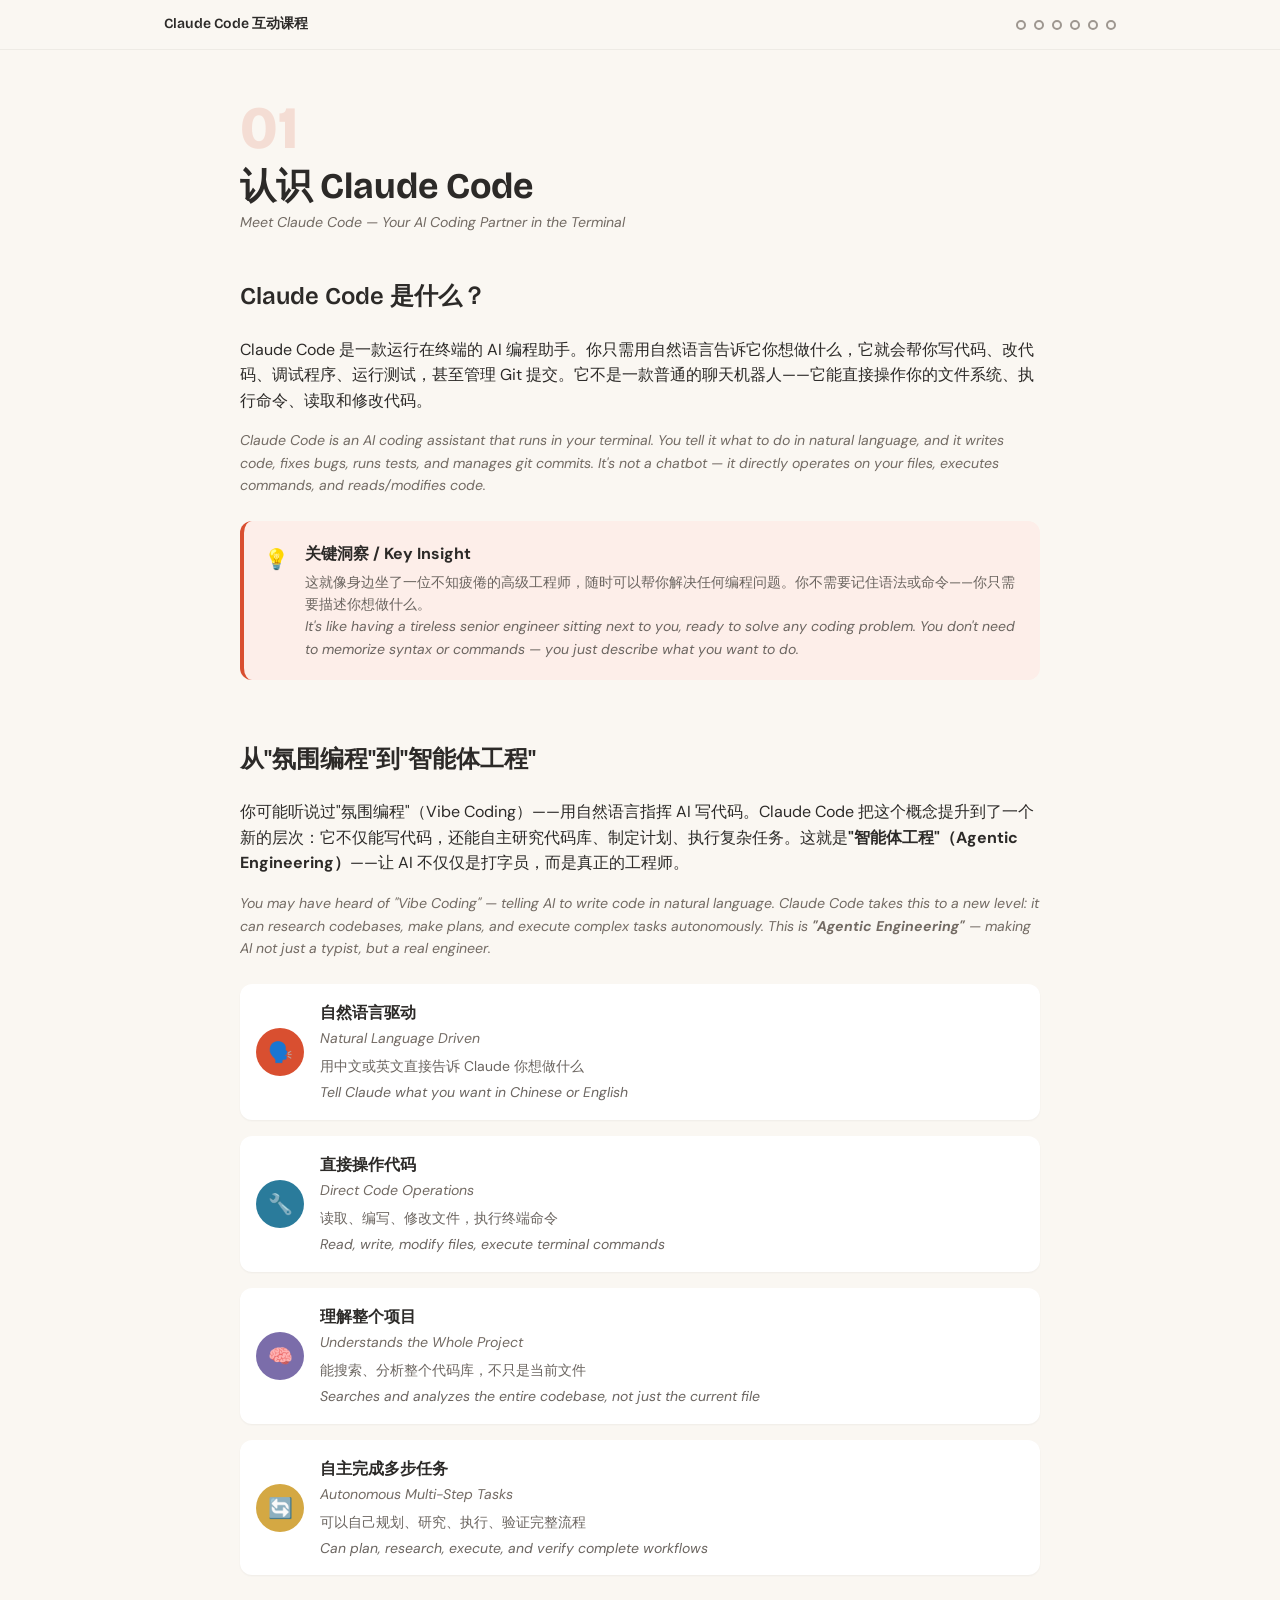
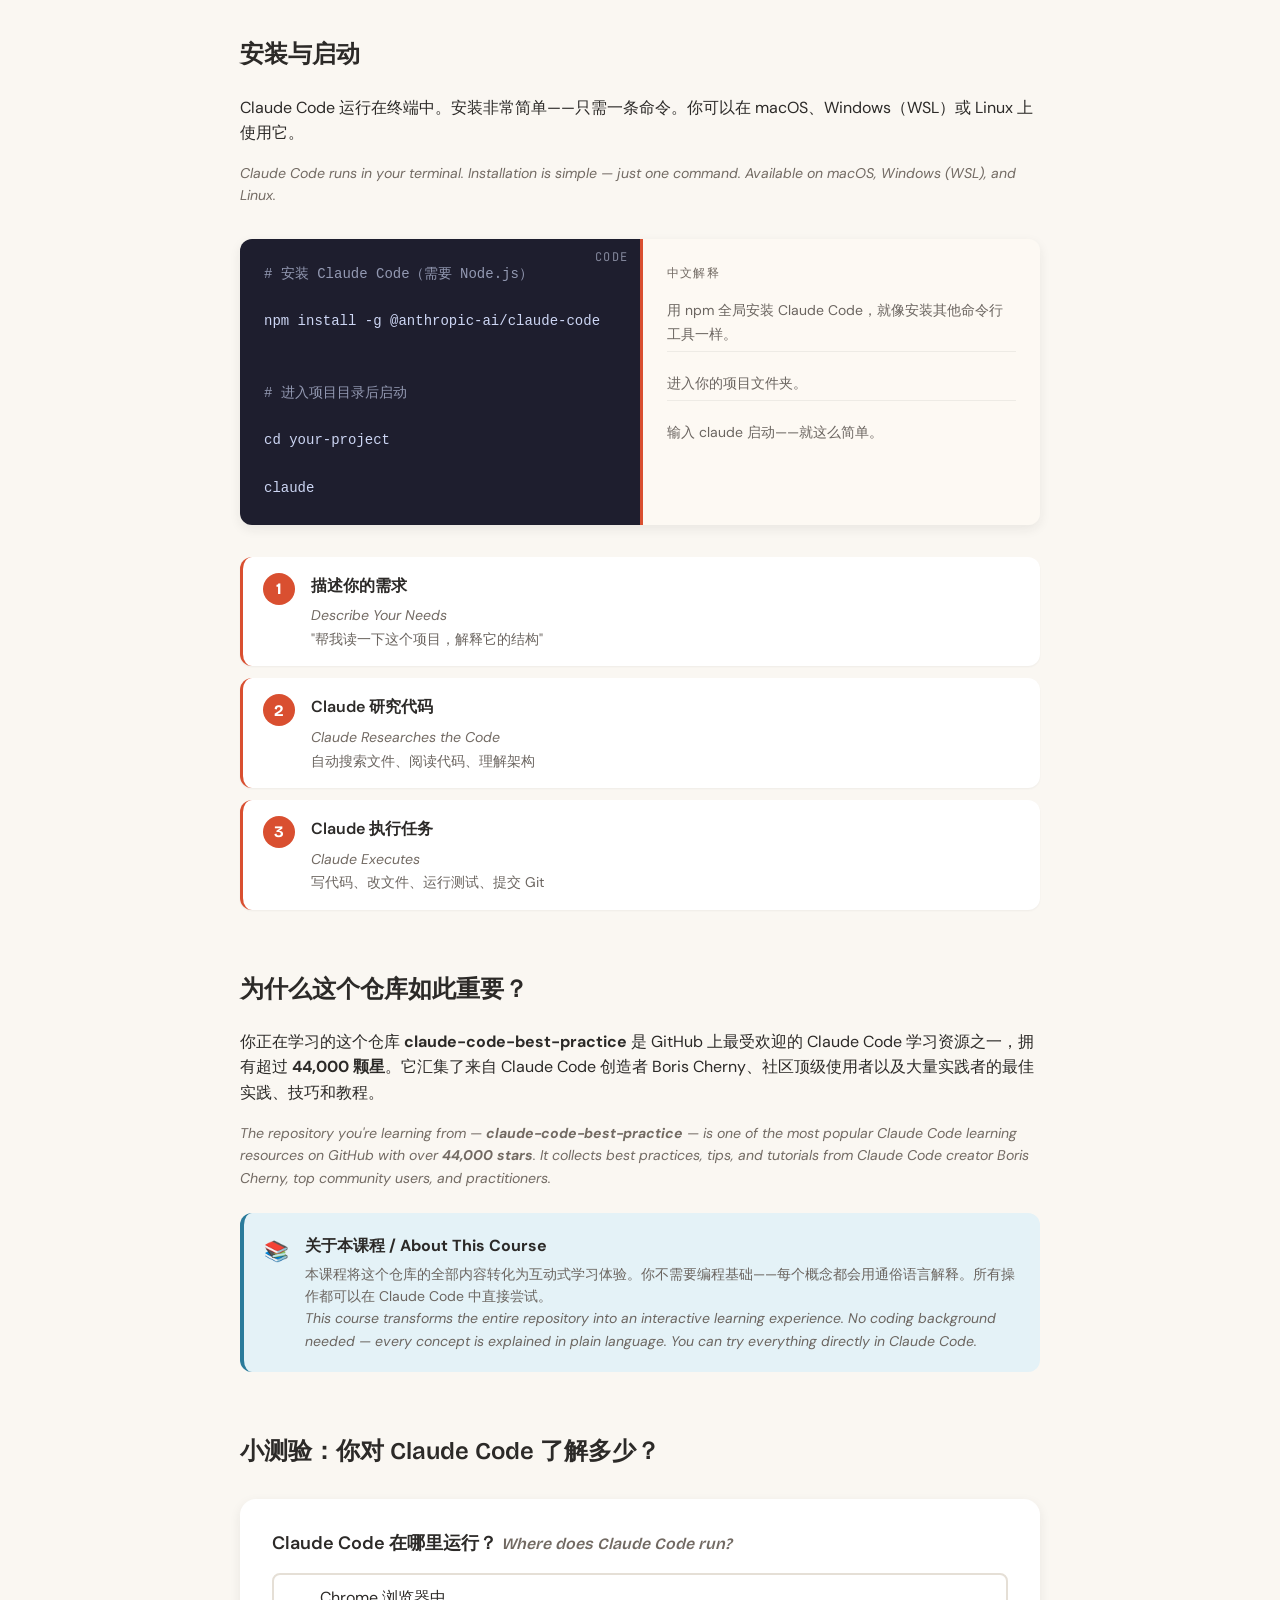
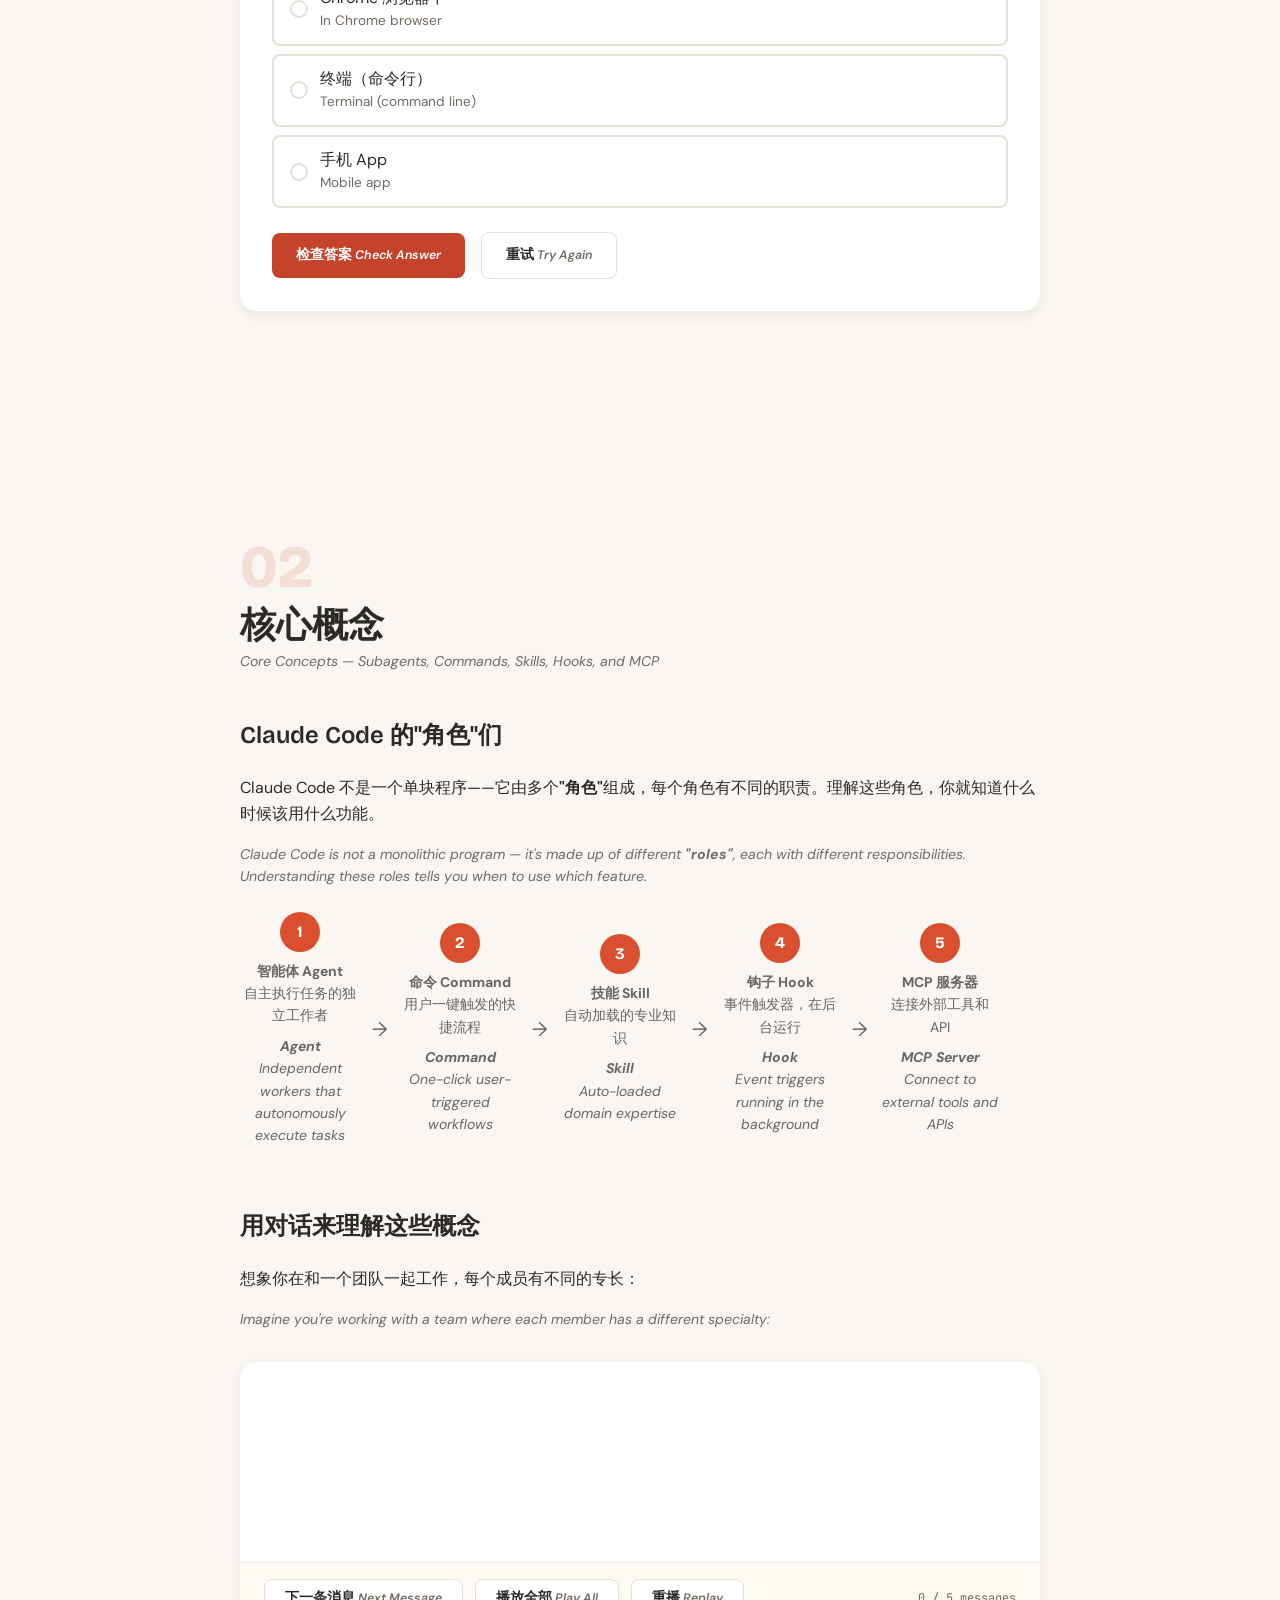
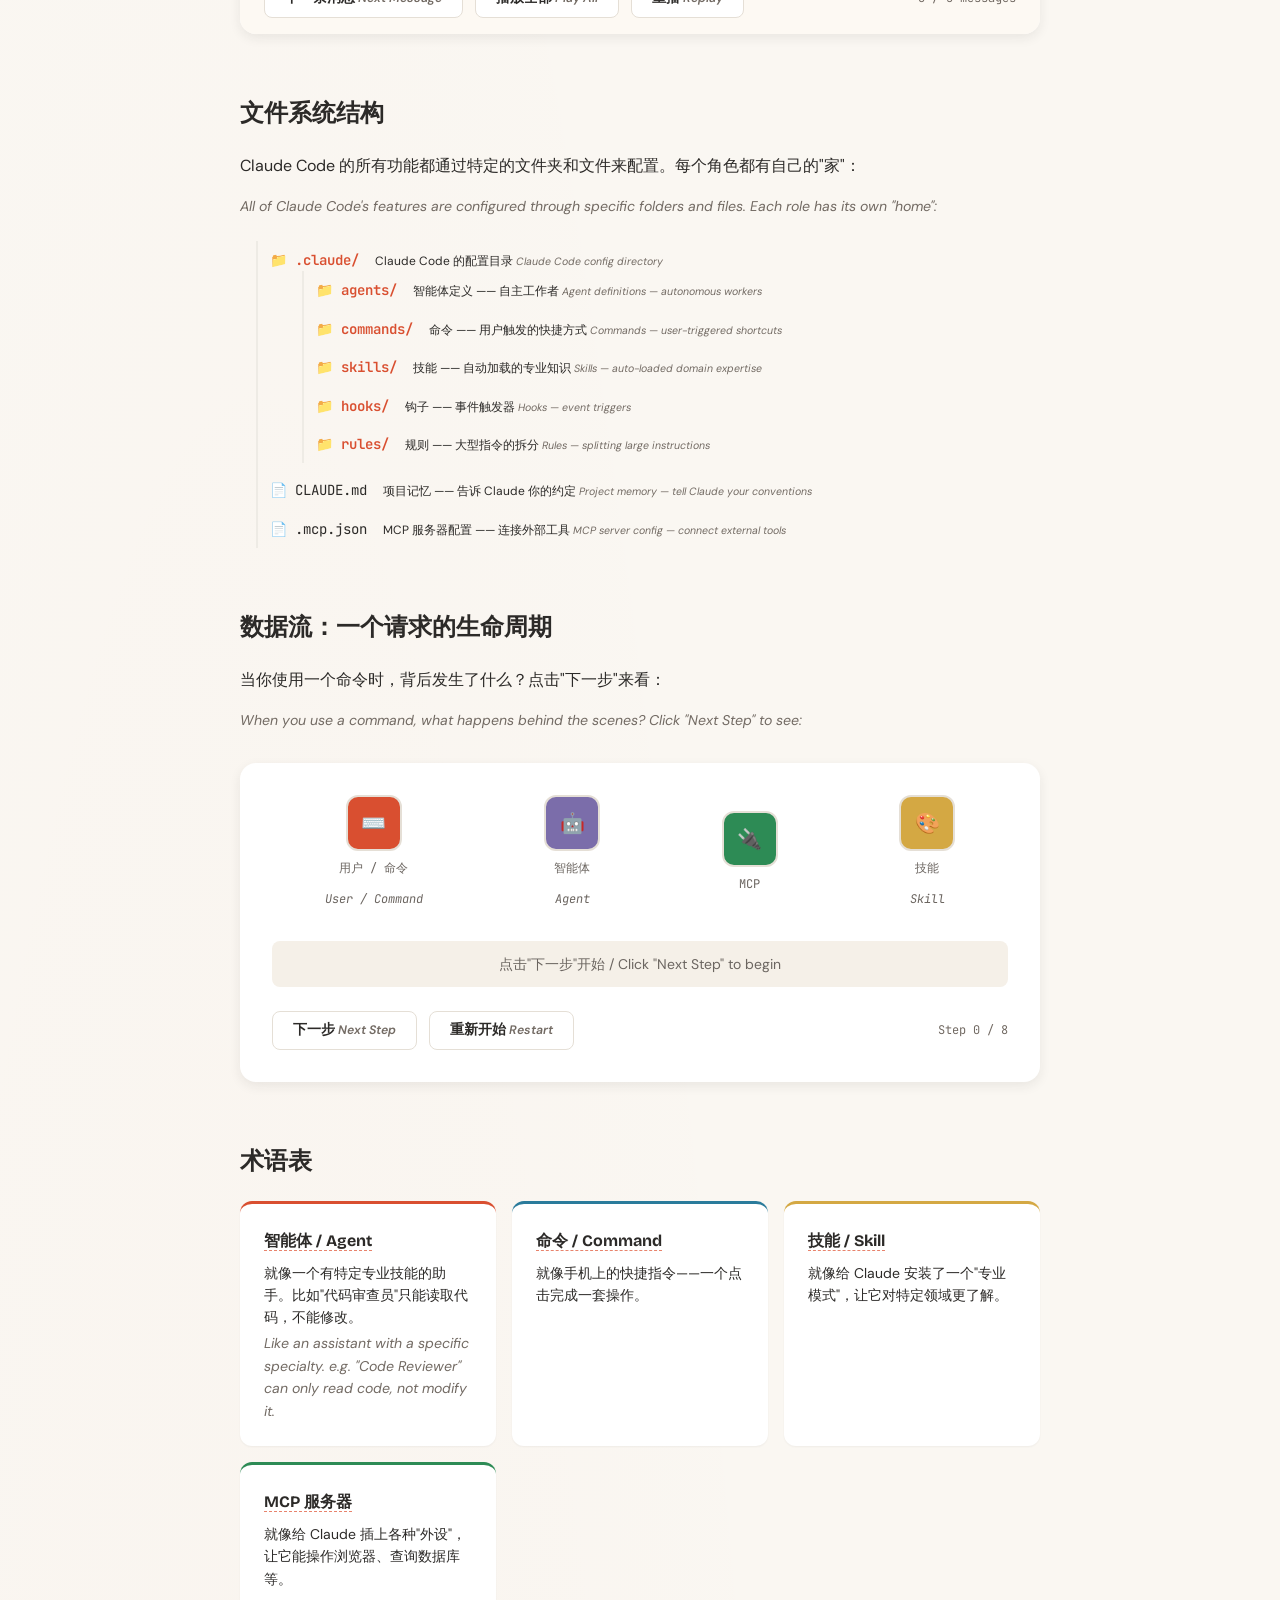
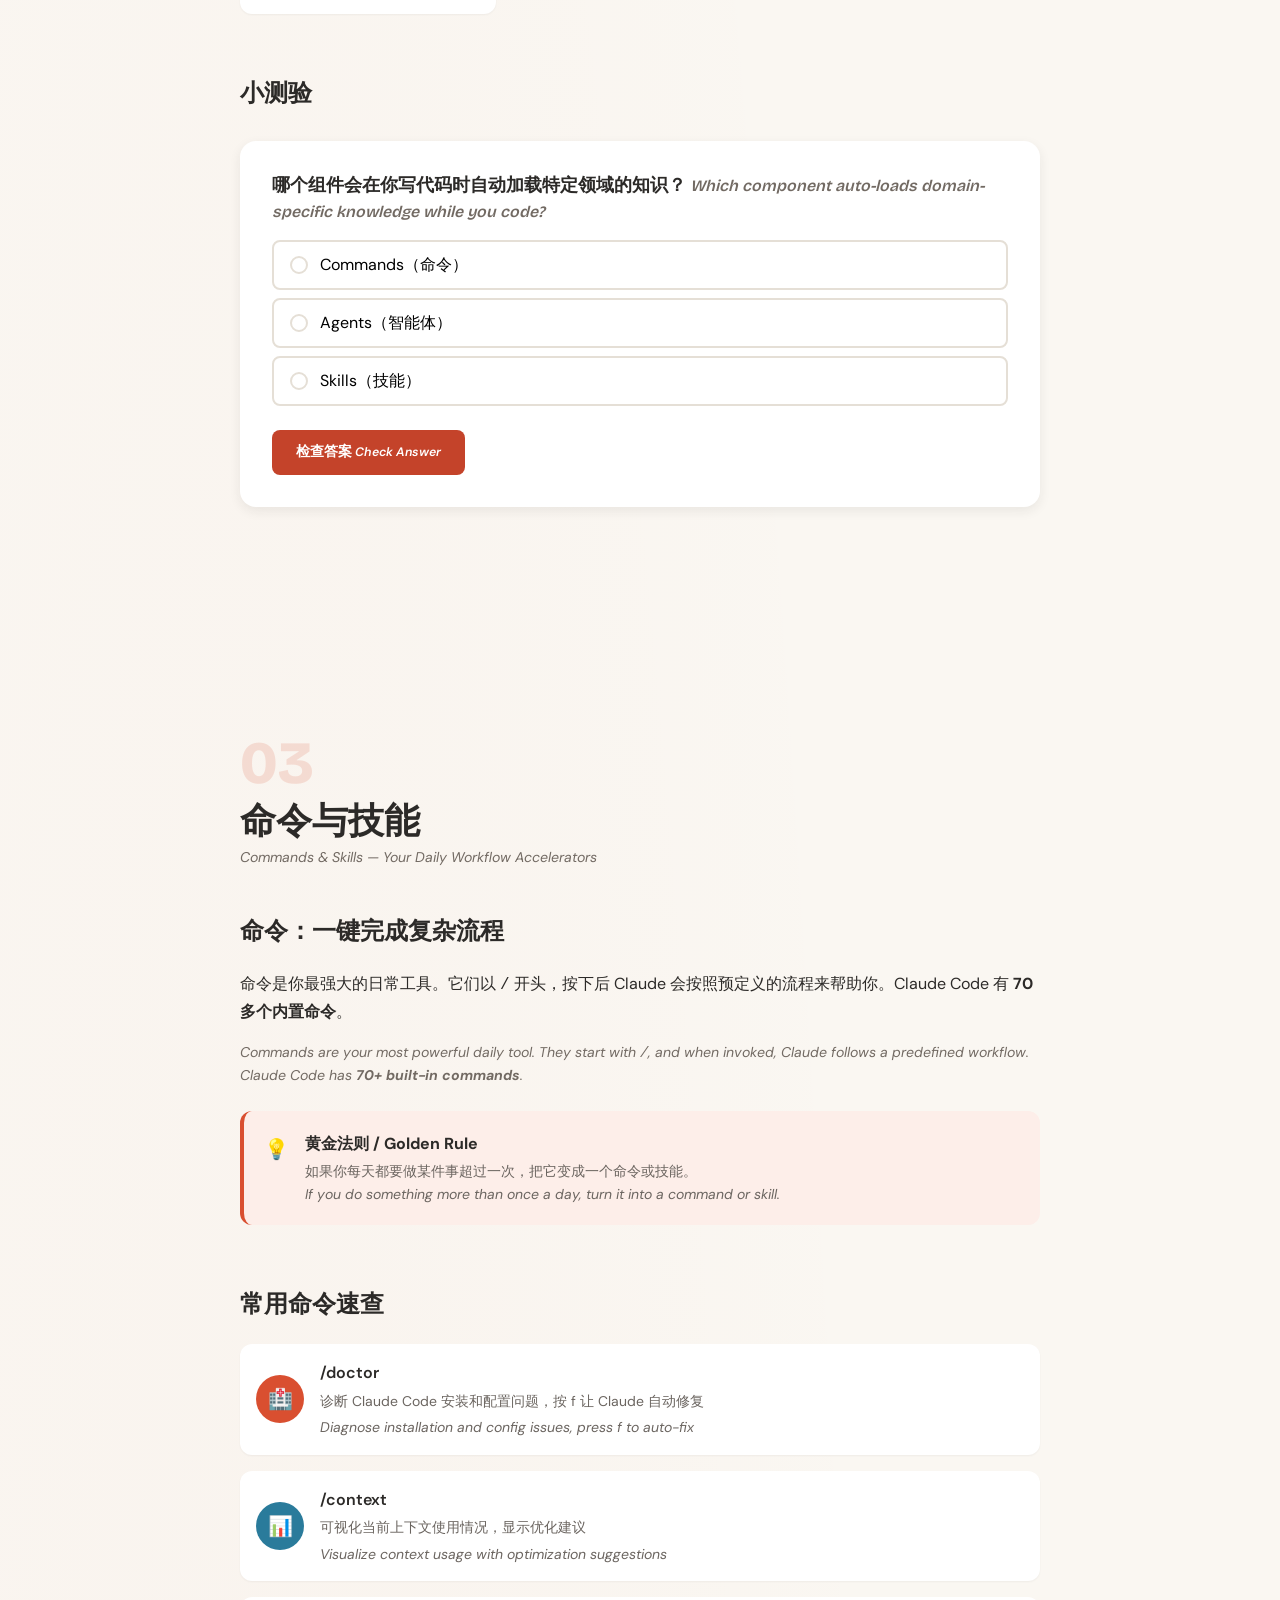
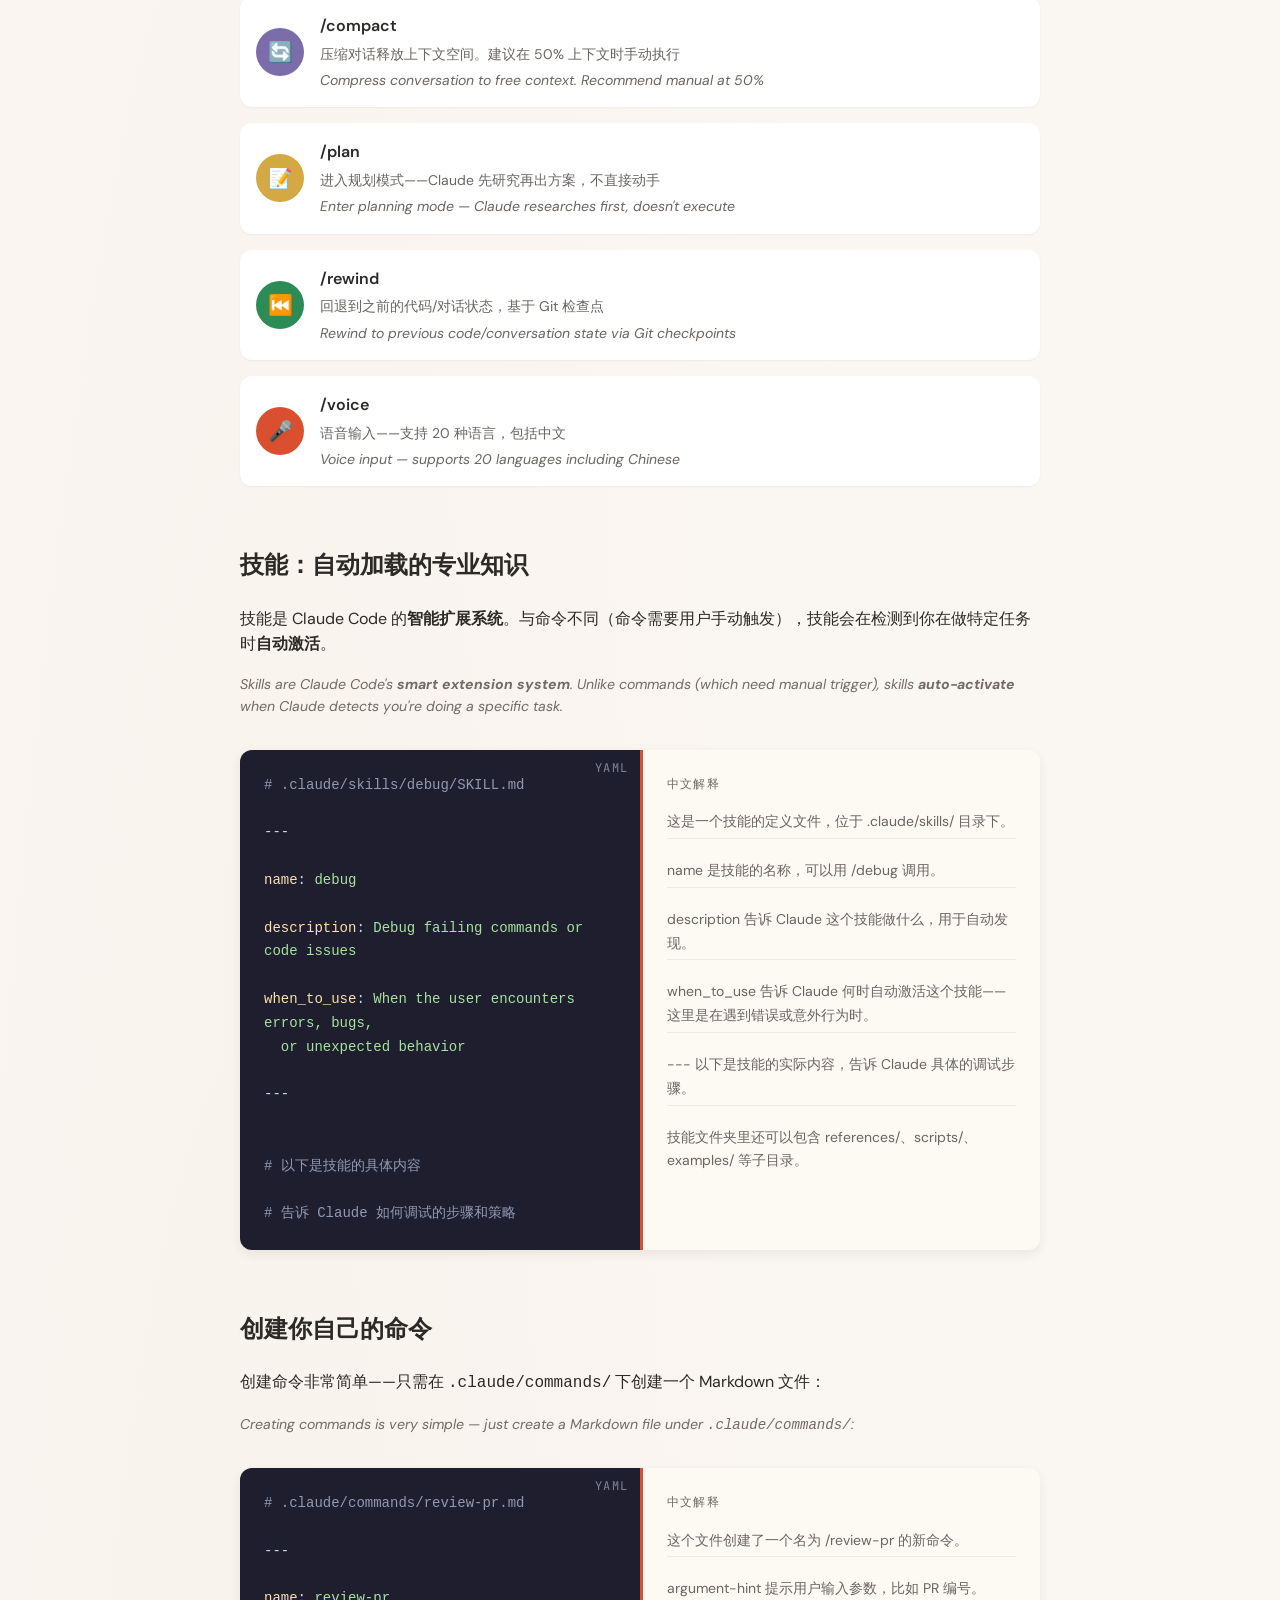
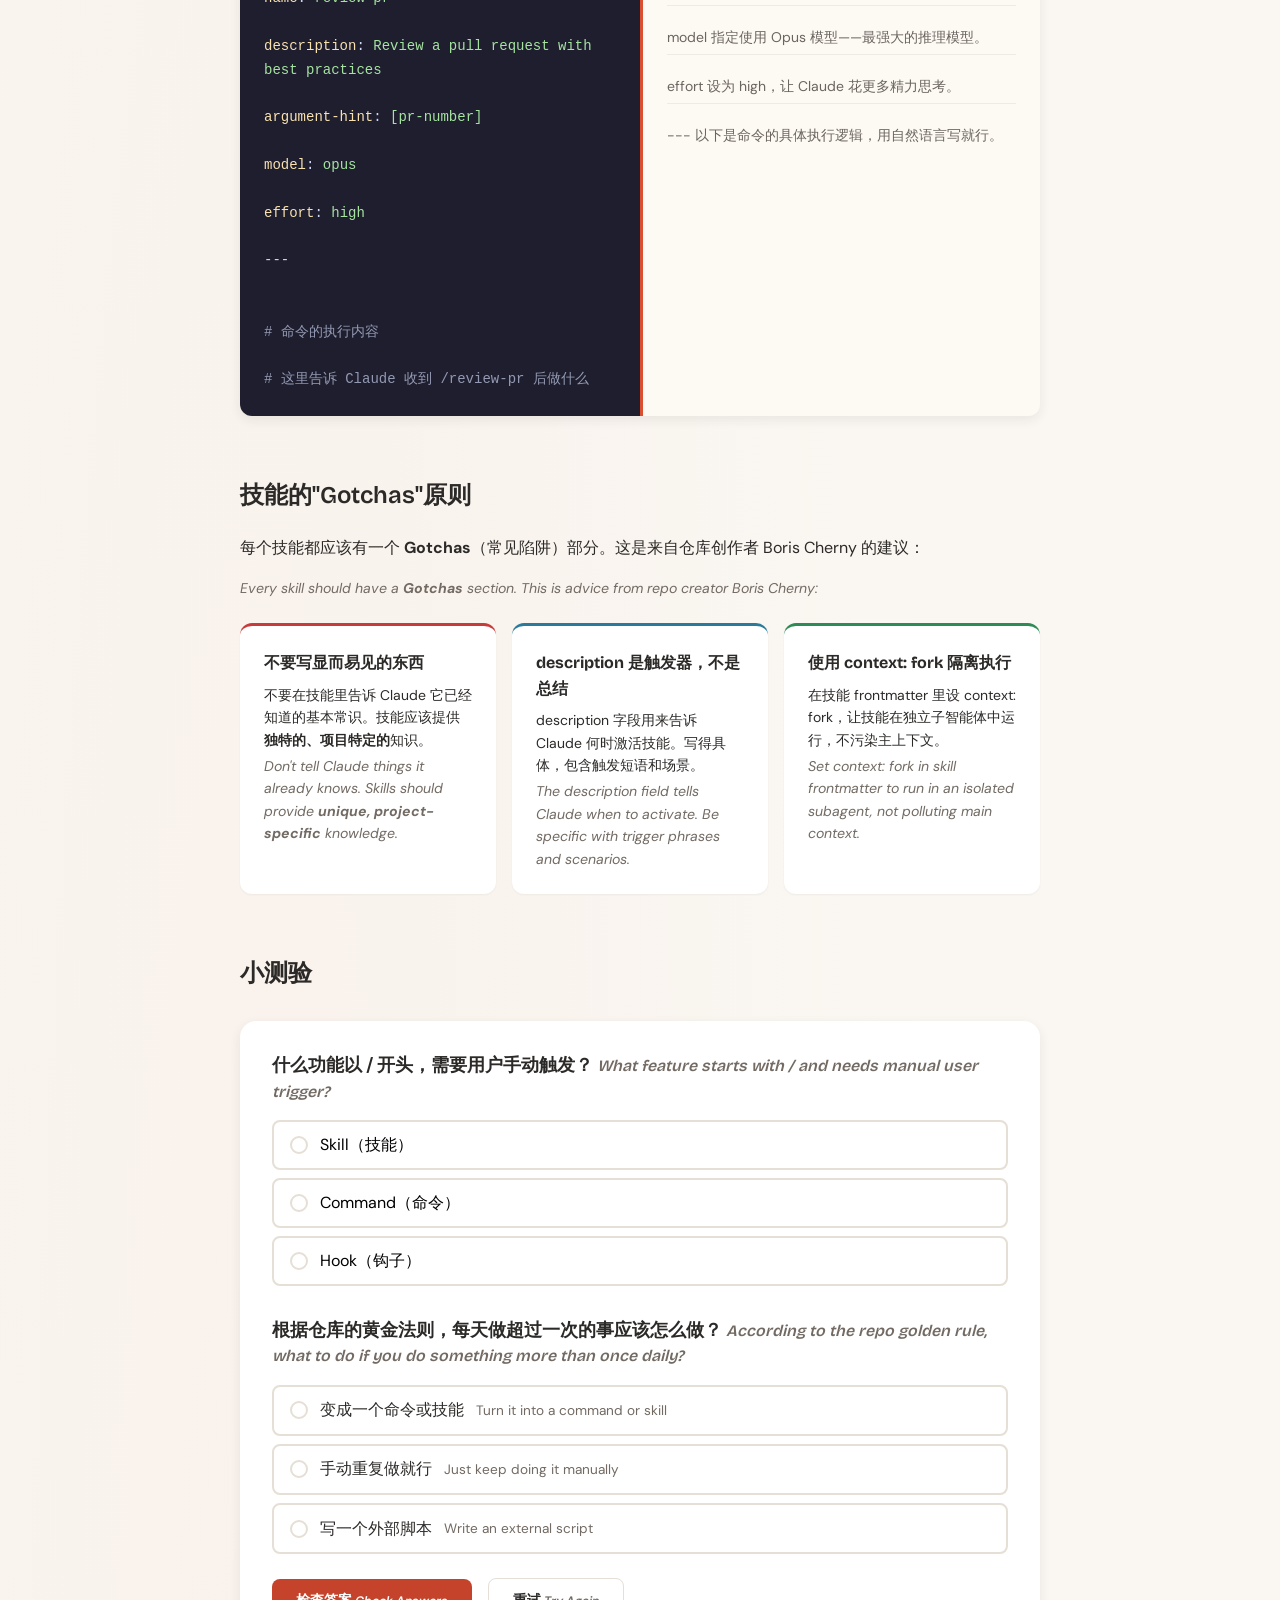
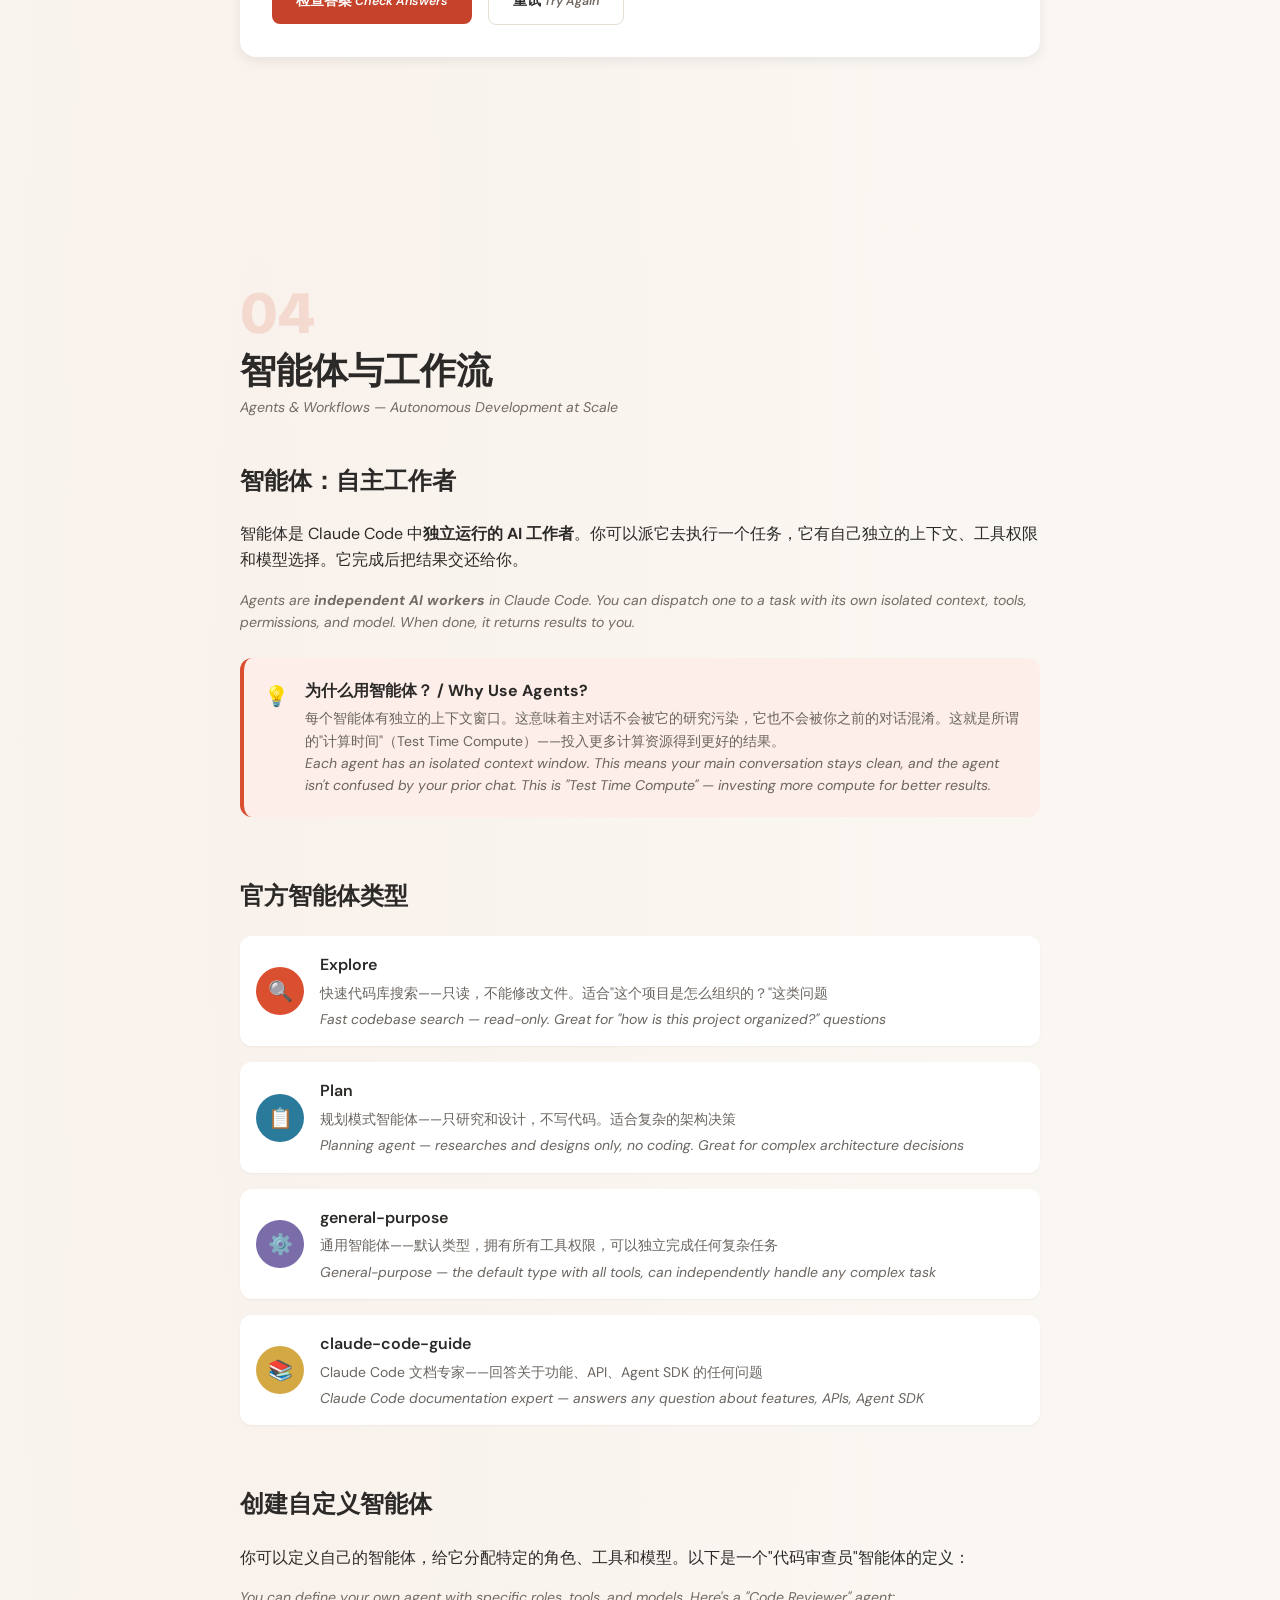
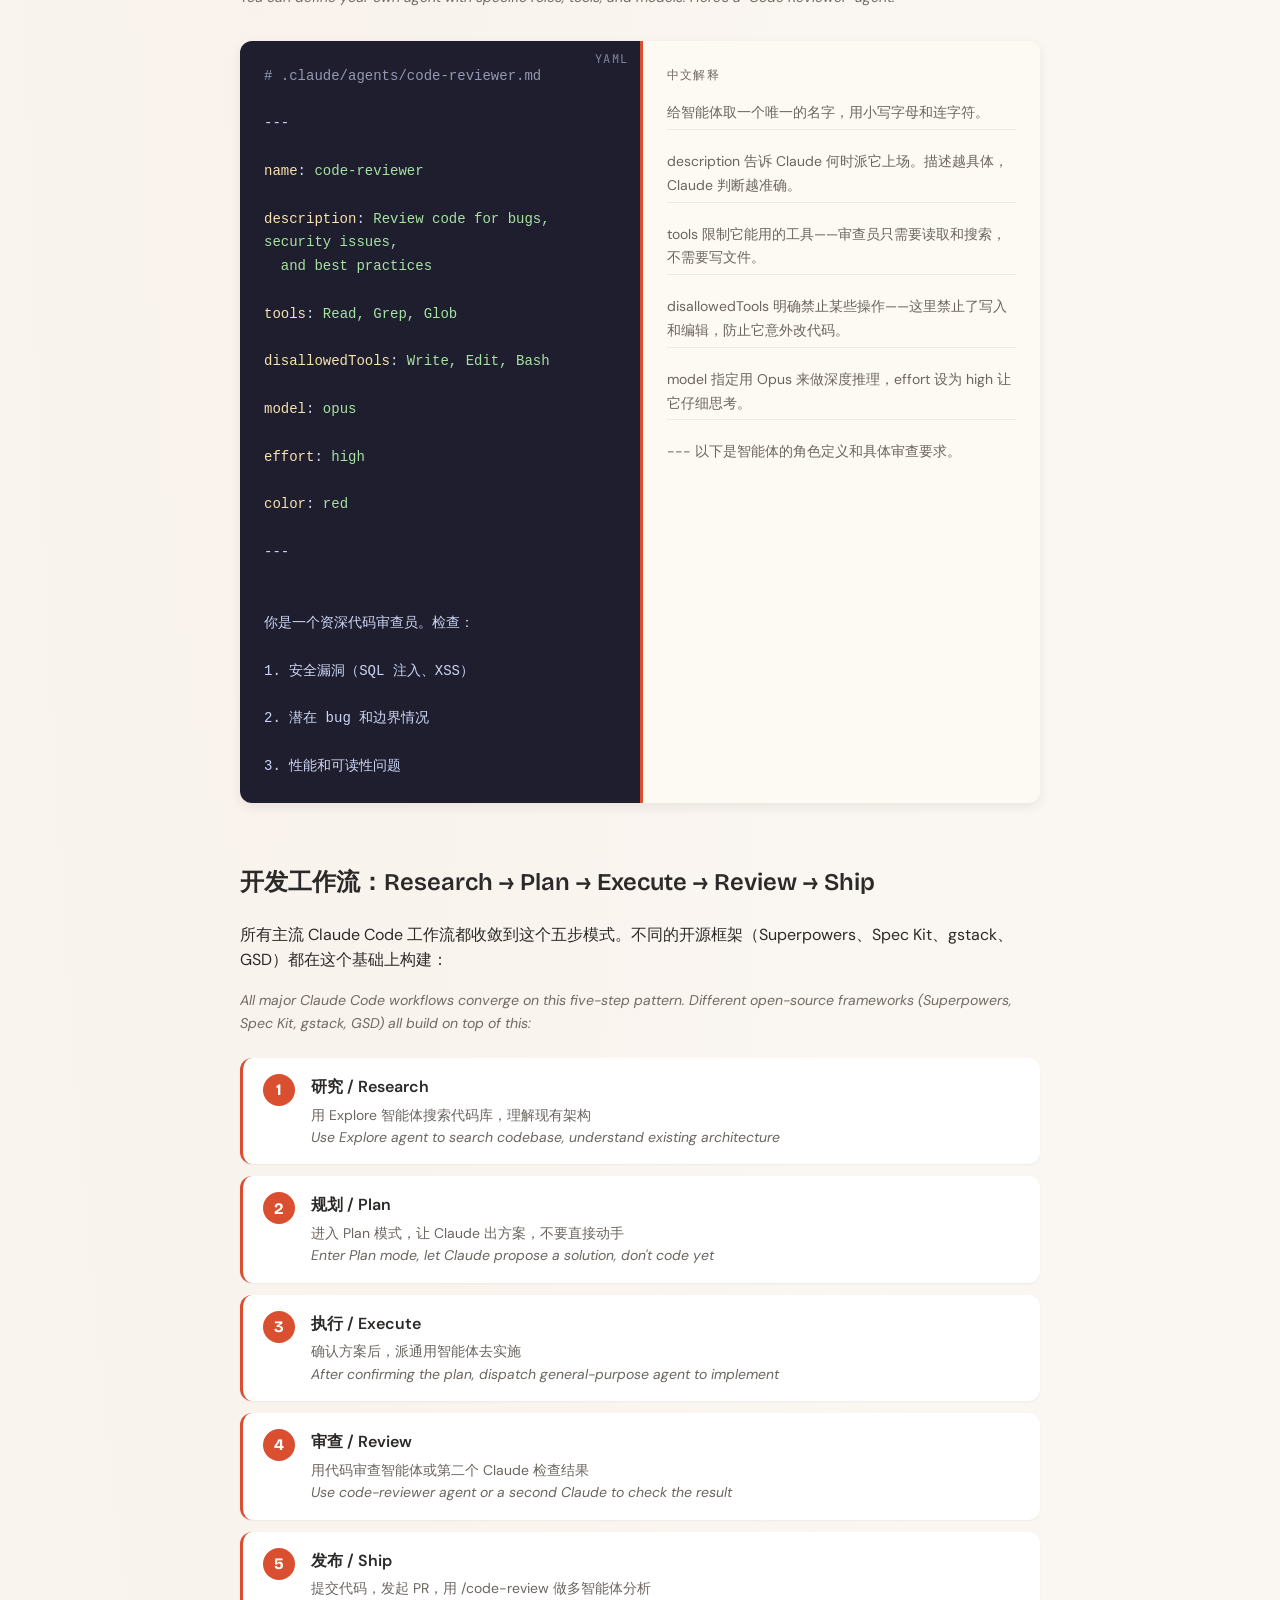
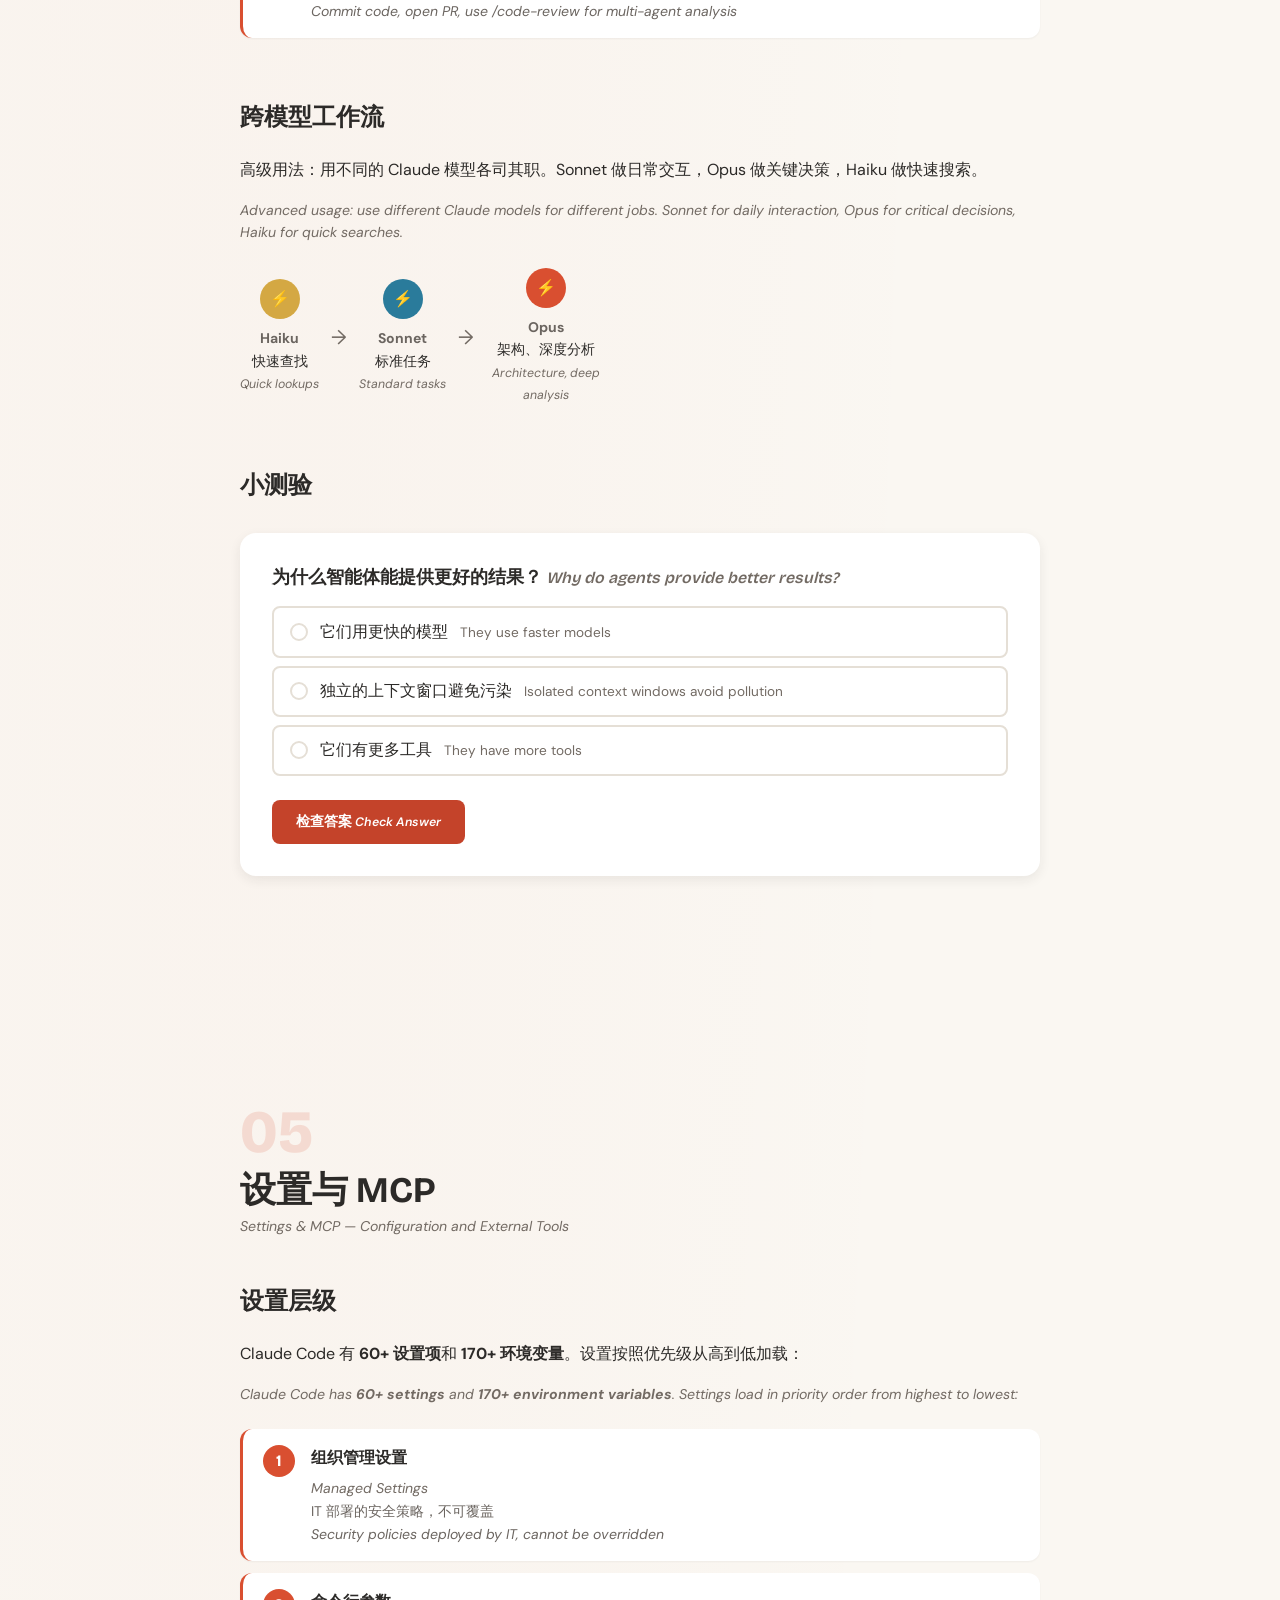
<file: 01-claude-code/index.html>
<!DOCTYPE html>
<html lang="zh-CN">
<head>
  <meta charset="UTF-8">
  <meta name="viewport" content="width=device-width, initial-scale=1.0">
  <title>Claude Code 互动课程 — From Vibe Coding to Agentic Engineering</title>
  <meta name="description" content="Claude Code 中英双语互动课程，分 6 个模块：认识 Claude Code、核心概念、命令与技能、智能体与工作流、设置与 MCP、最佳实践。">
  <meta property="og:type" content="website">
  <meta property="og:title" content="Claude Code 互动课程 — From Vibe Coding to Agentic Engineering">
  <meta property="og:description" content="Claude Code 中英双语互动课程，分 6 个模块：认识 Claude Code、核心概念、命令与技能、智能体与工作流、设置与 MCP、最佳实践。">
  <meta property="og:locale" content="zh_CN">
  <meta name="twitter:card" content="summary">
  <link rel="preconnect" href="https://fonts.googleapis.com">
  <link rel="preconnect" href="https://fonts.gstatic.com" crossorigin>
  <!-- 字体表不阻塞首屏：国内网络访问 Google Fonts 常超时，原来的写法会一直白屏到请求失败；现在先用系统字体显示，字体到了再换上 -->
  <link href="https://fonts.googleapis.com/css2?family=Bricolage+Grotesque:opsz,wght@12..96,400;12..96,600;12..96,700;12..96,800&family=DM+Sans:ital,opsz,wght@0,9..40,300;0,9..40,400;0,9..40,500;0,9..40,600;0,9..40,700;1,9..40,400;1,9..40,500&family=JetBrains+Mono:wght@400;500;600&display=swap" rel="stylesheet" media="print" onload="this.onload=null;this.media='all'">
  <noscript><link href="https://fonts.googleapis.com/css2?family=Bricolage+Grotesque:opsz,wght@12..96,400;12..96,600;12..96,700;12..96,800&family=DM+Sans:ital,opsz,wght@0,9..40,300;0,9..40,400;0,9..40,500;0,9..40,600;0,9..40,700;1,9..40,400;1,9..40,500&family=JetBrains+Mono:wght@400;500;600&display=swap" rel="stylesheet"></noscript>
  <link rel="stylesheet" href="styles.css">
  <style>
    :root { --color-accent: #D94F30; --color-accent-hover: #C4432A; --color-accent-light: #FDEEE9; --color-accent-muted: #E8836C; }
  </style>
</head>
<body>
  <nav class="nav">
    <div class="progress-bar" role="progressbar" aria-label="学习进度" aria-valuenow="0" aria-valuemin="0" aria-valuemax="100"></div>
    <div class="nav-inner">
      <span class="nav-title">Claude Code 互动课程</span>
      <div class="nav-dots" role="tablist">
        <button class="nav-dot" data-target="module-1" data-tooltip="模块 1 — 认识 Claude Code" role="tab" aria-label="Module 1"></button>
        <button class="nav-dot" data-target="module-2" data-tooltip="模块 2 — 核心概念" role="tab" aria-label="Module 2"></button>
        <button class="nav-dot" data-target="module-3" data-tooltip="模块 3 — 命令与技能" role="tab" aria-label="Module 3"></button>
        <button class="nav-dot" data-target="module-4" data-tooltip="模块 4 — 智能体与工作流" role="tab" aria-label="Module 4"></button>
        <button class="nav-dot" data-target="module-5" data-tooltip="模块 5 — 设置与 MCP" role="tab" aria-label="Module 5"></button>
        <button class="nav-dot" data-target="module-6" data-tooltip="模块 6 — 最佳实践" role="tab" aria-label="Module 6"></button>
      </div>
    </div>
  </nav>

  <div id="modules-container"><section class="module" id="module-1">
  <div class="module-content">
    <header class="module-header animate-in">
      <span class="module-number">01</span>
      <h1 class="module-title">认识 Claude Code</h1>
      <p class="module-subtitle lang-en">Meet Claude Code — Your AI Coding Partner in the Terminal</p>
    </header>

    <div class="module-body">
      <section class="screen animate-in">
        <h2 class="screen-heading">Claude Code 是什么？</h2>
        <p class="lang-zh">Claude Code 是一款运行在终端的 AI 编程助手。你只需用自然语言告诉它你想做什么，它就会帮你写代码、改代码、调试程序、运行测试，甚至管理 Git 提交。它不是一款普通的聊天机器人——它能直接操作你的文件系统、执行命令、读取和修改代码。</p>
        <p class="lang-en">Claude Code is an AI coding assistant that runs in your terminal. You tell it what to do in natural language, and it writes code, fixes bugs, runs tests, and manages git commits. It's not a chatbot — it directly operates on your files, executes commands, and reads/modifies code.</p>

        <div class="callout callout-accent">
          <div class="callout-icon">💡</div>
          <div class="callout-content">
            <strong class="callout-title">关键洞察 / Key Insight</strong>
            <p class="lang-zh">这就像身边坐了一位不知疲倦的高级工程师，随时可以帮你解决任何编程问题。你不需要记住语法或命令——你只需要描述你想做什么。</p>
            <p class="lang-en">It's like having a tireless senior engineer sitting next to you, ready to solve any coding problem. You don't need to memorize syntax or commands — you just describe what you want to do.</p>
          </div>
        </div>
      </section>

      <section class="screen animate-in">
        <h2 class="screen-heading">从"氛围编程"到"智能体工程"</h2>
        <p class="lang-zh">你可能听说过"氛围编程"（Vibe Coding）——用自然语言指挥 AI 写代码。Claude Code 把这个概念提升到了一个新的层次：它不仅能写代码，还能自主研究代码库、制定计划、执行复杂任务。这就是<strong>"智能体工程"（Agentic Engineering）</strong>——让 AI 不仅仅是打字员，而是真正的工程师。</p>
        <p class="lang-en">You may have heard of "Vibe Coding" — telling AI to write code in natural language. Claude Code takes this to a new level: it can research codebases, make plans, and execute complex tasks autonomously. This is <strong>"Agentic Engineering"</strong> — making AI not just a typist, but a real engineer.</p>

        <div class="icon-rows">
          <div class="icon-row">
            <div class="icon-circle" style="background: var(--color-actor-1)">🗣️</div>
            <div>
              <strong class="lang-zh">自然语言驱动</strong>
              <span class="lang-en">Natural Language Driven</span>
              <p class="lang-zh">用中文或英文直接告诉 Claude 你想做什么</p>
              <p class="lang-en">Tell Claude what you want in Chinese or English</p>
            </div>
          </div>
          <div class="icon-row">
            <div class="icon-circle" style="background: var(--color-actor-2)">🔧</div>
            <div>
              <strong class="lang-zh">直接操作代码</strong>
              <span class="lang-en">Direct Code Operations</span>
              <p class="lang-zh">读取、编写、修改文件，执行终端命令</p>
              <p class="lang-en">Read, write, modify files, execute terminal commands</p>
            </div>
          </div>
          <div class="icon-row">
            <div class="icon-circle" style="background: var(--color-actor-3)">🧠</div>
            <div>
              <strong class="lang-zh">理解整个项目</strong>
              <span class="lang-en">Understands the Whole Project</span>
              <p class="lang-zh">能搜索、分析整个代码库，不只是当前文件</p>
              <p class="lang-en">Searches and analyzes the entire codebase, not just the current file</p>
            </div>
          </div>
          <div class="icon-row">
            <div class="icon-circle" style="background: var(--color-actor-4)">🔄</div>
            <div>
              <strong class="lang-zh">自主完成多步任务</strong>
              <span class="lang-en">Autonomous Multi-Step Tasks</span>
              <p class="lang-zh">可以自己规划、研究、执行、验证完整流程</p>
              <p class="lang-en">Can plan, research, execute, and verify complete workflows</p>
            </div>
          </div>
        </div>
      </section>

      <section class="screen animate-in">
        <h2 class="screen-heading">安装与启动</h2>
        <p class="lang-zh">Claude Code 运行在终端中。安装非常简单——只需一条命令。你可以在 macOS、Windows（WSL）或 Linux 上使用它。</p>
        <p class="lang-en">Claude Code runs in your terminal. Installation is simple — just one command. Available on macOS, Windows (WSL), and Linux.</p>

        <div class="translation-block animate-in">
          <div class="translation-code">
            <span class="translation-label">CODE</span>
            <pre><code><span class="code-line"><span class="code-comment"># 安装 Claude Code（需要 Node.js）</span></span>
<span class="code-line">npm install -g @anthropic-ai/claude-code</span>
<span class="code-line"></span>
<span class="code-line"><span class="code-comment"># 进入项目目录后启动</span></span>
<span class="code-line">cd your-project</span>
<span class="code-line">claude</span></code></pre>
          </div>
          <div class="translation-english">
            <span class="translation-label">中文解释</span>
            <div class="translation-lines">
              <p class="tl">用 npm 全局安装 Claude Code，就像安装其他命令行工具一样。</p>
              <p class="tl">进入你的项目文件夹。</p>
              <p class="tl">输入 claude 启动——就这么简单。</p>
            </div>
          </div>
        </div>

        <div class="step-cards">
          <div class="step-card">
            <div class="step-num">1</div>
            <div class="step-body">
              <strong class="lang-zh">描述你的需求</strong>
              <span class="lang-en">Describe Your Needs</span>
              <p class="lang-zh">"帮我读一下这个项目，解释它的结构"</p>
            </div>
          </div>
          <div class="step-card">
            <div class="step-num">2</div>
            <div class="step-body">
              <strong class="lang-zh">Claude 研究代码</strong>
              <span class="lang-en">Claude Researches the Code</span>
              <p class="lang-zh">自动搜索文件、阅读代码、理解架构</p>
            </div>
          </div>
          <div class="step-card">
            <div class="step-num">3</div>
            <div class="step-body">
              <strong class="lang-zh">Claude 执行任务</strong>
              <span class="lang-en">Claude Executes</span>
              <p class="lang-zh">写代码、改文件、运行测试、提交 Git</p>
            </div>
          </div>
        </div>
      </section>

      <section class="screen animate-in">
        <h2 class="screen-heading">为什么这个仓库如此重要？</h2>
        <p class="lang-zh">你正在学习的这个仓库 <strong>claude-code-best-practice</strong> 是 GitHub 上最受欢迎的 Claude Code 学习资源之一，拥有超过 <strong>44,000 颗星</strong>。它汇集了来自 Claude Code 创造者 Boris Cherny、社区顶级使用者以及大量实践者的最佳实践、技巧和教程。</p>
        <p class="lang-en">The repository you're learning from — <strong>claude-code-best-practice</strong> — is one of the most popular Claude Code learning resources on GitHub with over <strong>44,000 stars</strong>. It collects best practices, tips, and tutorials from Claude Code creator Boris Cherny, top community users, and practitioners.</p>

        <div class="callout callout-info">
          <div class="callout-icon">📚</div>
          <div class="callout-content">
            <strong class="callout-title">关于本课程 / About This Course</strong>
            <p class="lang-zh">本课程将这个仓库的全部内容转化为互动式学习体验。你不需要编程基础——每个概念都会用通俗语言解释。所有操作都可以在 Claude Code 中直接尝试。</p>
            <p class="lang-en">This course transforms the entire repository into an interactive learning experience. No coding background needed — every concept is explained in plain language. You can try everything directly in Claude Code.</p>
          </div>
        </div>
      </section>

      <section class="screen animate-in">
        <h2 class="screen-heading">小测验：你对 Claude Code 了解多少？</h2>
        <div class="quiz-container" id="quiz-module1">
          <div class="quiz-question-block"
               data-correct="option-b"
               data-explanation-right="正确！Claude Code 运行在终端中，通过命令行使用。"
               data-explanation-wrong="不对。Claude Code 是一个终端命令行工具，不是浏览器扩展或手机应用。">
            <h3 class="quiz-question">
              <span class="lang-zh">Claude Code 在哪里运行？</span>
              <span class="lang-en">Where does Claude Code run?</span>
            </h3>
            <div class="quiz-options">
              <button class="quiz-option" data-value="option-a" onclick="selectOption(this)">
                <div class="quiz-option-radio"></div>
                <span><span class="lang-zh">Chrome 浏览器中</span> <span class="lang-en">In Chrome browser</span></span>
              </button>
              <button class="quiz-option" data-value="option-b" onclick="selectOption(this)">
                <div class="quiz-option-radio"></div>
                <span><span class="lang-zh">终端（命令行）</span> <span class="lang-en">Terminal (command line)</span></span>
              </button>
              <button class="quiz-option" data-value="option-c" onclick="selectOption(this)">
                <div class="quiz-option-radio"></div>
                <span><span class="lang-zh">手机 App</span> <span class="lang-en">Mobile app</span></span>
              </button>
            </div>
            <div class="quiz-feedback"></div>
          </div>
          <button class="quiz-check-btn" onclick="checkQuiz('quiz-module1')">
            <span class="lang-zh">检查答案</span> <span class="lang-en">Check Answer</span>
          </button>
          <button class="quiz-reset-btn" onclick="resetQuiz('quiz-module1')">
            <span class="lang-zh">重试</span> <span class="lang-en">Try Again</span>
          </button>
        </div>
      </section>
    </div>
  </div>
</section>
<section class="module" id="module-2">
  <div class="module-content">
    <header class="module-header animate-in">
      <span class="module-number">02</span>
      <h1 class="module-title">核心概念</h1>
      <p class="module-subtitle lang-en">Core Concepts — Subagents, Commands, Skills, Hooks, and MCP</p>
    </header>

    <div class="module-body">
      <section class="screen animate-in">
        <h2 class="screen-heading">Claude Code 的"角色"们</h2>
        <p class="lang-zh">Claude Code 不是一个单块程序——它由多个<strong>"角色"</strong>组成，每个角色有不同的职责。理解这些角色，你就知道什么时候该用什么功能。</p>
        <p class="lang-en">Claude Code is not a monolithic program — it's made up of different <strong>"roles"</strong>, each with different responsibilities. Understanding these roles tells you when to use which feature.</p>

        <div class="flow-steps">
          <div class="flow-step">
            <div class="flow-step-num">1</div>
            <p class="lang-zh"><strong>智能体 Agent</strong><br>自主执行任务的独立工作者</p>
            <p class="lang-en"><strong>Agent</strong><br>Independent workers that autonomously execute tasks</p>
          </div>
          <div class="flow-arrow">→</div>
          <div class="flow-step">
            <div class="flow-step-num">2</div>
            <p class="lang-zh"><strong>命令 Command</strong><br>用户一键触发的快捷流程</p>
            <p class="lang-en"><strong>Command</strong><br>One-click user-triggered workflows</p>
          </div>
          <div class="flow-arrow">→</div>
          <div class="flow-step">
            <div class="flow-step-num">3</div>
            <p class="lang-zh"><strong>技能 Skill</strong><br>自动加载的专业知识</p>
            <p class="lang-en"><strong>Skill</strong><br>Auto-loaded domain expertise</p>
          </div>
          <div class="flow-arrow">→</div>
          <div class="flow-step">
            <div class="flow-step-num">4</div>
            <p class="lang-zh"><strong>钩子 Hook</strong><br>事件触发器，在后台运行</p>
            <p class="lang-en"><strong>Hook</strong><br>Event triggers running in the background</p>
          </div>
          <div class="flow-arrow">→</div>
          <div class="flow-step">
            <div class="flow-step-num">5</div>
            <p class="lang-zh"><strong>MCP 服务器</strong><br>连接外部工具和 API</p>
            <p class="lang-en"><strong>MCP Server</strong><br>Connect to external tools and APIs</p>
          </div>
        </div>
      </section>

      <section class="screen animate-in">
        <h2 class="screen-heading">用对话来理解这些概念</h2>
        <p class="lang-zh">想象你在和一个团队一起工作，每个成员有不同的专长：</p>
        <p class="lang-en">Imagine you're working with a team where each member has a different specialty:</p>

        <div class="chat-window" id="chat-module2">
          <div class="chat-messages">
            <div class="chat-message" data-msg="0" data-sender="actor-a" style="display:none">
              <div class="chat-avatar" style="background: var(--color-actor-1)">👤</div>
              <div class="chat-bubble">
                <span class="chat-sender" style="color: var(--color-actor-1-text)">你 / You</span>
                <p>我需要一个天气信息的 SVG 卡片。</p>
                <p>I need an SVG weather card.</p>
              </div>
            </div>
            <div class="chat-message" data-msg="1" data-sender="actor-b" style="display:none">
              <div class="chat-avatar" style="background: var(--color-actor-2)">⚡</div>
              <div class="chat-bubble">
                <span class="chat-sender" style="color: var(--color-actor-2-text)">命令 / Command</span>
                <p>收到！我先问问用户想要摄氏度还是华氏度？</p>
                <p>Got it! Let me ask: Celsius or Fahrenheit?</p>
              </div>
            </div>
            <div class="chat-message" data-msg="2" data-sender="actor-c" style="display:none">
              <div class="chat-avatar" style="background: var(--color-actor-3)">🤖</div>
              <div class="chat-bubble">
                <span class="chat-sender" style="color: var(--color-actor-3-text)">智能体 / Agent</span>
                <p>我去网上查当前温度，查到了：26°C</p>
                <p>I'll look up the current temperature online... Found it: 26°C</p>
              </div>
            </div>
            <div class="chat-message" data-msg="3" data-sender="actor-d" style="display:none">
              <div class="chat-avatar" style="background: var(--color-actor-4)">🎨</div>
              <div class="chat-bubble">
                <span class="chat-sender" style="color: var(--color-actor-4-text)">技能 / Skill</span>
                <p>我来画一个漂亮的 SVG 天气卡片！</p>
                <p>I'll draw a beautiful SVG weather card!</p>
              </div>
            </div>
            <div class="chat-message" data-msg="4" data-sender="actor-e" style="display:none">
              <div class="chat-avatar" style="background: var(--color-actor-5)">🔧</div>
              <div class="chat-bubble">
                <span class="chat-sender" style="color: var(--color-actor-5-text)">MCP</span>
                <p>我提供了网上查询天气的接口，没有我，智能体就查不到数据。</p>
                <p>I provide the interface to query weather online. Without me, the agent can't fetch data.</p>
              </div>
            </div>
          </div>

          <div class="chat-typing" id="chat-typing" style="display:none">
            <div class="chat-avatar" id="typing-avatar">?</div>
            <div class="chat-typing-dots">
              <span class="typing-dot"></span>
              <span class="typing-dot"></span>
              <span class="typing-dot"></span>
            </div>
          </div>

          <div class="chat-controls">
            <button class="btn chat-next-btn">
              <span class="lang-zh">下一条消息</span> <span class="lang-en">Next Message</span>
            </button>
            <button class="btn chat-all-btn">
              <span class="lang-zh">播放全部</span> <span class="lang-en">Play All</span>
            </button>
            <button class="btn chat-reset-btn">
              <span class="lang-zh">重播</span> <span class="lang-en">Replay</span>
            </button>
            <span class="chat-progress"></span>
          </div>
        </div>
      </section>

      <section class="screen animate-in">
        <h2 class="screen-heading">文件系统结构</h2>
        <p class="lang-zh">Claude Code 的所有功能都通过特定的文件夹和文件来配置。每个角色都有自己的"家"：</p>
        <p class="lang-en">All of Claude Code's features are configured through specific folders and files. Each role has its own "home":</p>

        <div class="file-tree">
          <div class="ft-folder open">
            <span class="ft-name">.claude/</span>
            <span class="ft-desc"><span class="lang-zh">Claude Code 的配置目录</span> <span class="lang-en">Claude Code config directory</span></span>
            <div class="ft-children">
              <div class="ft-folder">
                <span class="ft-name">agents/</span>
                <span class="ft-desc"><span class="lang-zh">智能体定义 —— 自主工作者</span> <span class="lang-en">Agent definitions — autonomous workers</span></span>
              </div>
              <div class="ft-folder">
                <span class="ft-name">commands/</span>
                <span class="ft-desc"><span class="lang-zh">命令 —— 用户触发的快捷方式</span> <span class="lang-en">Commands — user-triggered shortcuts</span></span>
              </div>
              <div class="ft-folder">
                <span class="ft-name">skills/</span>
                <span class="ft-desc"><span class="lang-zh">技能 —— 自动加载的专业知识</span> <span class="lang-en">Skills — auto-loaded domain expertise</span></span>
              </div>
              <div class="ft-folder">
                <span class="ft-name">hooks/</span>
                <span class="ft-desc"><span class="lang-zh">钩子 —— 事件触发器</span> <span class="lang-en">Hooks — event triggers</span></span>
              </div>
              <div class="ft-folder">
                <span class="ft-name">rules/</span>
                <span class="ft-desc"><span class="lang-zh">规则 —— 大型指令的拆分</span> <span class="lang-en">Rules — splitting large instructions</span></span>
              </div>
            </div>
          </div>
          <div class="ft-file">
            <span class="ft-name">CLAUDE.md</span>
            <span class="ft-desc"><span class="lang-zh">项目记忆 —— 告诉 Claude 你的约定</span> <span class="lang-en">Project memory — tell Claude your conventions</span></span>
          </div>
          <div class="ft-file">
            <span class="ft-name">.mcp.json</span>
            <span class="ft-desc"><span class="lang-zh">MCP 服务器配置 —— 连接外部工具</span> <span class="lang-en">MCP server config — connect external tools</span></span>
          </div>
        </div>
      </section>

      <section class="screen animate-in">
        <h2 class="screen-heading">数据流：一个请求的生命周期</h2>
        <p class="lang-zh">当你使用一个命令时，背后发生了什么？点击"下一步"来看：</p>
        <p class="lang-en">When you use a command, what happens behind the scenes? Click "Next Step" to see:</p>

        <div class="flow-animation" data-steps='[
          {"highlight":"flow-actor-1","label":"用户输入 /user-orchestrator"},
          {"highlight":"flow-actor-1","label":"命令处理用户输入，确定需求","packet":true,"from":"actor-1","to":"actor-2"},
          {"highlight":"flow-actor-2","label":"智能体执行任务（如查询天气）","packet":true,"from":"actor-2","to":"actor-3"},
          {"highlight":"flow-actor-3","label":"MCP 提供外部数据接口（如天气 API）"},
          {"highlight":"flow-actor-2","label":"智能体返回结果给命令","packet":true,"from":"actor-3","to":"actor-2"},
          {"highlight":"flow-actor-1","label":"命令调用技能生成最终输出","packet":true,"from":"actor-2","to":"actor-4"},
          {"highlight":"flow-actor-4","label":"技能创建 SVG 卡片并保存文件"},
          {"highlight":"flow-actor-1","label":"完成！用户看到最终结果"}
        ]'>
          <div class="flow-actors">
            <div class="flow-actor" id="flow-actor-1">
              <div class="flow-actor-icon" style="background: var(--color-actor-1)">⌨️</div>
              <span class="lang-zh">用户 / 命令</span>
              <span class="lang-en">User / Command</span>
            </div>
            <div class="flow-actor" id="flow-actor-2">
              <div class="flow-actor-icon" style="background: var(--color-actor-3)">🤖</div>
              <span class="lang-zh">智能体</span>
              <span class="lang-en">Agent</span>
            </div>
            <div class="flow-actor" id="flow-actor-3">
              <div class="flow-actor-icon" style="background: var(--color-actor-5)">🔌</div>
              <span>MCP</span>
            </div>
            <div class="flow-actor" id="flow-actor-4">
              <div class="flow-actor-icon" style="background: var(--color-actor-4)">🎨</div>
              <span class="lang-zh">技能</span>
              <span class="lang-en">Skill</span>
            </div>
          </div>

          <div class="flow-packet" id="flow-packet"></div>

          <div class="flow-step-label" id="flow-label">点击"下一步"开始 / Click "Next Step" to begin</div>

          <div class="flow-controls">
            <button class="btn flow-next-btn">
              <span class="lang-zh">下一步</span> <span class="lang-en">Next Step</span>
            </button>
            <button class="btn flow-reset-btn">
              <span class="lang-zh">重新开始</span> <span class="lang-en">Restart</span>
            </button>
            <span class="flow-progress"></span>
          </div>
        </div>
      </section>

      <section class="screen animate-in">
        <h2 class="screen-heading">术语表</h2>
        <div class="pattern-cards">
          <div class="pattern-card" style="border-top: 3px solid var(--color-actor-1)">
            <h4 class="pattern-title">
              <span class="term" data-definition-zh="智能体：一个自主的 AI 工作者，有自己的工具集、权限和模型。你可以派它去独立完成一个任务，然后回来拿结果。" data-definition-en="Agent: An autonomous AI worker with its own tools, permissions, and model. You can send it to complete a task independently and come back with the results.">智能体 / Agent</span>
            </h4>
            <p class="pattern-desc lang-zh">就像一个有特定专业技能的助手。比如"代码审查员"只能读取代码，不能修改。</p>
            <p class="pattern-desc lang-en">Like an assistant with a specific specialty. e.g. "Code Reviewer" can only read code, not modify it.</p>
          </div>
          <div class="pattern-card" style="border-top: 3px solid var(--color-actor-2)">
            <h4 class="pattern-title">
              <span class="term" data-definition-zh="命令：以 / 开头的快捷方式，比如 /doctor 或 /review。按下后，Claude 会按照预定义的流程来帮助你。" data-definition-en="Command: A shortcut starting with /, like /doctor or /review. When pressed, Claude follows a predefined workflow to help you.">命令 / Command</span>
            </h4>
            <p class="pattern-desc lang-zh">就像手机上的快捷指令——一个点击完成一套操作。</p>
          </div>
          <div class="pattern-card" style="border-top: 3px solid var(--color-actor-4)">
            <h4 class="pattern-title">
              <span class="term" data-definition-zh="技能：Claude 自动加载的知识库。当它检测到你在做特定任务时（如写测试、调试），会自动调用对应技能。" data-definition-en="Skill: Knowledge that Claude auto-loads. When it detects you're doing a specific task (like writing tests, debugging), it automatically invokes the relevant skill.">技能 / Skill</span>
            </h4>
            <p class="pattern-desc lang-zh">就像给 Claude 安装了一个"专业模式"，让它对特定领域更了解。</p>
          </div>
          <div class="pattern-card" style="border-top: 3px solid var(--color-actor-5)">
            <h4 class="pattern-title">
              <span class="term" data-definition-zh="MCP（模型上下文协议）：让 Claude 能连接外部工具的标准方式。通过 MCP，Claude 可以使用数据库、浏览器、API 等。" data-definition-en="MCP (Model Context Protocol): A standard way for Claude to connect to external tools. Through MCP, Claude can use databases, browsers, APIs, etc.">MCP 服务器</span>
            </h4>
            <p class="pattern-desc lang-zh">就像给 Claude 插上各种"外设"，让它能操作浏览器、查询数据库等。</p>
          </div>
        </div>
      </section>

      <section class="screen animate-in">
        <h2 class="screen-heading">小测验</h2>
        <div class="quiz-container" id="quiz-module2">
          <div class="quiz-question-block"
               data-correct="option-c"
               data-explanation-right="正确！Skills 是 Claude 自动加载的知识库，当它检测到相关任务时会自动调用。"
               data-explanation-wrong="不对。Commands 是用户手动触发的（/ 开头），Agents 是自主工作者。Skills 才是自动加载的专业知识。">
            <h3 class="quiz-question">
              <span class="lang-zh">哪个组件会在你写代码时自动加载特定领域的知识？</span>
              <span class="lang-en">Which component auto-loads domain-specific knowledge while you code?</span>
            </h3>
            <div class="quiz-options">
              <button class="quiz-option" data-value="option-a" onclick="selectOption(this)">
                <div class="quiz-option-radio"></div>
                <span>Commands（命令）</span>
              </button>
              <button class="quiz-option" data-value="option-b" onclick="selectOption(this)">
                <div class="quiz-option-radio"></div>
                <span>Agents（智能体）</span>
              </button>
              <button class="quiz-option" data-value="option-c" onclick="selectOption(this)">
                <div class="quiz-option-radio"></div>
                <span>Skills（技能）</span>
              </button>
            </div>
            <div class="quiz-feedback"></div>
          </div>
          <button class="quiz-check-btn" onclick="checkQuiz('quiz-module2')">
            <span class="lang-zh">检查答案</span> <span class="lang-en">Check Answer</span>
          </button>
        </div>
      </section>
    </div>
  </div>
</section>
<section class="module" id="module-3">
  <div class="module-content">
    <header class="module-header animate-in">
      <span class="module-number">03</span>
      <h1 class="module-title">命令与技能</h1>
      <p class="module-subtitle lang-en">Commands & Skills — Your Daily Workflow Accelerators</p>
    </header>

    <div class="module-body">
      <section class="screen animate-in">
        <h2 class="screen-heading">命令：一键完成复杂流程</h2>
        <p class="lang-zh">命令是你最强大的日常工具。它们以 <code>/</code> 开头，按下后 Claude 会按照预定义的流程来帮助你。Claude Code 有 <strong>70 多个内置命令</strong>。</p>
        <p class="lang-en">Commands are your most powerful daily tool. They start with <code>/</code>, and when invoked, Claude follows a predefined workflow. Claude Code has <strong>70+ built-in commands</strong>.</p>

        <div class="callout callout-accent">
          <div class="callout-icon">💡</div>
          <div class="callout-content">
            <strong class="callout-title">黄金法则 / Golden Rule</strong>
            <p class="lang-zh">如果你每天都要做某件事超过一次，把它变成一个命令或技能。</p>
            <p class="lang-en">If you do something more than once a day, turn it into a command or skill.</p>
          </div>
        </div>
      </section>

      <section class="screen animate-in">
        <h2 class="screen-heading">常用命令速查</h2>

        <div class="icon-rows">
          <div class="icon-row">
            <div class="icon-circle" style="background: var(--color-actor-1)">🏥</div>
            <div>
              <strong>/doctor</strong>
              <p class="lang-zh">诊断 Claude Code 安装和配置问题，按 f 让 Claude 自动修复</p>
              <p class="lang-en">Diagnose installation and config issues, press f to auto-fix</p>
            </div>
          </div>
          <div class="icon-row">
            <div class="icon-circle" style="background: var(--color-actor-2)">📊</div>
            <div>
              <strong>/context</strong>
              <p class="lang-zh">可视化当前上下文使用情况，显示优化建议</p>
              <p class="lang-en">Visualize context usage with optimization suggestions</p>
            </div>
          </div>
          <div class="icon-row">
            <div class="icon-circle" style="background: var(--color-actor-3)">🔄</div>
            <div>
              <strong>/compact</strong>
              <p class="lang-zh">压缩对话释放上下文空间。建议在 50% 上下文时手动执行</p>
              <p class="lang-en">Compress conversation to free context. Recommend manual at 50%</p>
            </div>
          </div>
          <div class="icon-row">
            <div class="icon-circle" style="background: var(--color-actor-4)">📝</div>
            <div>
              <strong>/plan</strong>
              <p class="lang-zh">进入规划模式——Claude 先研究再出方案，不直接动手</p>
              <p class="lang-en">Enter planning mode — Claude researches first, doesn't execute</p>
            </div>
          </div>
          <div class="icon-row">
            <div class="icon-circle" style="background: var(--color-actor-5)">⏮️</div>
            <div>
              <strong>/rewind</strong>
              <p class="lang-zh">回退到之前的代码/对话状态，基于 Git 检查点</p>
              <p class="lang-en">Rewind to previous code/conversation state via Git checkpoints</p>
            </div>
          </div>
          <div class="icon-row">
            <div class="icon-circle" style="background: var(--color-accent)">🎤</div>
            <div>
              <strong>/voice</strong>
              <p class="lang-zh">语音输入——支持 20 种语言，包括中文</p>
              <p class="lang-en">Voice input — supports 20 languages including Chinese</p>
            </div>
          </div>
        </div>
      </section>

      <section class="screen animate-in">
        <h2 class="screen-heading">技能：自动加载的专业知识</h2>
        <p class="lang-zh">技能是 Claude Code 的<strong>智能扩展系统</strong>。与命令不同（命令需要用户手动触发），技能会在检测到你在做特定任务时<strong>自动激活</strong>。</p>
        <p class="lang-en">Skills are Claude Code's <strong>smart extension system</strong>. Unlike commands (which need manual trigger), skills <strong>auto-activate</strong> when Claude detects you're doing a specific task.</p>

        <div class="translation-block animate-in">
          <div class="translation-code">
            <span class="translation-label">YAML</span>
            <pre><code><span class="code-line"><span class="code-comment"># .claude/skills/debug/SKILL.md</span></span>
<span class="code-line">---</span>
<span class="code-line"><span class="code-property">name</span>: <span class="code-string">debug</span></span>
<span class="code-line"><span class="code-property">description</span>: <span class="code-string">Debug failing commands or code issues</span></span>
<span class="code-line"><span class="code-property">when_to_use</span>: <span class="code-string">When the user encounters errors, bugs,
  or unexpected behavior</span></span>
<span class="code-line">---</span>
<span class="code-line"></span>
<span class="code-line"><span class="code-comment"># 以下是技能的具体内容</span></span>
<span class="code-line"><span class="code-comment"># 告诉 Claude 如何调试的步骤和策略</span></span></code></pre>
          </div>
          <div class="translation-english">
            <span class="translation-label">中文解释</span>
            <div class="translation-lines">
              <p class="tl">这是一个技能的定义文件，位于 .claude/skills/ 目录下。</p>
              <p class="tl">name 是技能的名称，可以用 /debug 调用。</p>
              <p class="tl">description 告诉 Claude 这个技能做什么，用于自动发现。</p>
              <p class="tl">when_to_use 告诉 Claude 何时自动激活这个技能——这里是在遇到错误或意外行为时。</p>
              <p class="tl">--- 以下是技能的实际内容，告诉 Claude 具体的调试步骤。</p>
              <p class="tl">技能文件夹里还可以包含 references/、scripts/、examples/ 等子目录。</p>
            </div>
          </div>
        </div>
      </section>

      <section class="screen animate-in">
        <h2 class="screen-heading">创建你自己的命令</h2>
        <p class="lang-zh">创建命令非常简单——只需在 <code>.claude/commands/</code> 下创建一个 Markdown 文件：</p>
        <p class="lang-en">Creating commands is very simple — just create a Markdown file under <code>.claude/commands/</code>:</p>

        <div class="translation-block animate-in">
          <div class="translation-code">
            <span class="translation-label">YAML</span>
            <pre><code><span class="code-line"><span class="code-comment"># .claude/commands/review-pr.md</span></span>
<span class="code-line">---</span>
<span class="code-line"><span class="code-property">name</span>: <span class="code-string">review-pr</span></span>
<span class="code-line"><span class="code-property">description</span>: <span class="code-string">Review a pull request with best practices</span></span>
<span class="code-line"><span class="code-property">argument-hint</span>: <span class="code-string">[pr-number]</span></span>
<span class="code-line"><span class="code-property">model</span>: <span class="code-string">opus</span></span>
<span class="code-line"><span class="code-property">effort</span>: <span class="code-string">high</span></span>
<span class="code-line">---</span>
<span class="code-line"></span>
<span class="code-line"><span class="code-comment"># 命令的执行内容</span></span>
<span class="code-line"><span class="code-comment"># 这里告诉 Claude 收到 /review-pr 后做什么</span></span></code></pre>
          </div>
          <div class="translation-english">
            <span class="translation-label">中文解释</span>
            <div class="translation-lines">
              <p class="tl">这个文件创建了一个名为 /review-pr 的新命令。</p>
              <p class="tl">argument-hint 提示用户输入参数，比如 PR 编号。</p>
              <p class="tl">model 指定使用 Opus 模型——最强大的推理模型。</p>
              <p class="tl">effort 设为 high，让 Claude 花更多精力思考。</p>
              <p class="tl">--- 以下是命令的具体执行逻辑，用自然语言写就行。</p>
            </div>
          </div>
        </div>
      </section>

      <section class="screen animate-in">
        <h2 class="screen-heading">技能的"Gotchas"原则</h2>
        <p class="lang-zh">每个技能都应该有一个 <strong>Gotchas</strong>（常见陷阱）部分。这是来自仓库创作者 Boris Cherny 的建议：</p>
        <p class="lang-en">Every skill should have a <strong>Gotchas</strong> section. This is advice from repo creator Boris Cherny:</p>

        <div class="pattern-cards">
          <div class="pattern-card" style="border-top: 3px solid var(--color-error)">
            <h4 class="pattern-title">不要写显而易见的东西</h4>
            <p class="pattern-desc lang-zh">不要在技能里告诉 Claude 它已经知道的基本常识。技能应该提供<strong>独特的、项目特定的</strong>知识。</p>
            <p class="pattern-desc lang-en">Don't tell Claude things it already knows. Skills should provide <strong>unique, project-specific</strong> knowledge.</p>
          </div>
          <div class="pattern-card" style="border-top: 3px solid var(--color-info)">
            <h4 class="pattern-title">description 是触发器，不是总结</h4>
            <p class="pattern-desc lang-zh">description 字段用来告诉 Claude 何时激活技能。写得具体，包含触发短语和场景。</p>
            <p class="pattern-desc lang-en">The description field tells Claude when to activate. Be specific with trigger phrases and scenarios.</p>
          </div>
          <div class="pattern-card" style="border-top: 3px solid var(--color-success)">
            <h4 class="pattern-title">使用 context: fork 隔离执行</h4>
            <p class="pattern-desc lang-zh">在技能 frontmatter 里设 context: fork，让技能在独立子智能体中运行，不污染主上下文。</p>
            <p class="pattern-desc lang-en">Set context: fork in skill frontmatter to run in an isolated subagent, not polluting main context.</p>
          </div>
        </div>
      </section>

      <section class="screen animate-in">
        <h2 class="screen-heading">小测验</h2>
        <div class="quiz-container" id="quiz-module3">
          <div class="quiz-question-block"
               data-correct="option-b"
               data-explanation-right="正确！Commands 以 / 开头，需要用户手动触发，如 /doctor 或 /compact。"
               data-explanation-wrong="不对。Skills 是自动激活的（不需要 /），Hooks 是后台事件触发器。Commands 才是以 / 开头的用户触发命令。">
            <h3 class="quiz-question">
              <span class="lang-zh">什么功能以 / 开头，需要用户手动触发？</span>
              <span class="lang-en">What feature starts with / and needs manual user trigger?</span>
            </h3>
            <div class="quiz-options">
              <button class="quiz-option" data-value="option-a" onclick="selectOption(this)">
                <div class="quiz-option-radio"></div>
                <span>Skill（技能）</span>
              </button>
              <button class="quiz-option" data-value="option-b" onclick="selectOption(this)">
                <div class="quiz-option-radio"></div>
                <span>Command（命令）</span>
              </button>
              <button class="quiz-option" data-value="option-c" onclick="selectOption(this)">
                <div class="quiz-option-radio"></div>
                <span>Hook（钩子）</span>
              </button>
            </div>
            <div class="quiz-feedback"></div>
          </div>
          <div class="quiz-question-block"
               data-correct="option-a"
               data-explanation-right="正确！如果你每天做某件事超过一次，应该把它变成命令或技能来加速工作流。"
               data-explanation-wrong="不对。仓库的建议是：每天做超过一次的事，就自动化它。">
            <h3 class="quiz-question">
              <span class="lang-zh">根据仓库的黄金法则，每天做超过一次的事应该怎么做？</span>
              <span class="lang-en">According to the repo golden rule, what to do if you do something more than once daily?</span>
            </h3>
            <div class="quiz-options">
              <button class="quiz-option" data-value="option-a" onclick="selectOption(this)">
                <div class="quiz-option-radio"></div>
                <span class="lang-zh">变成一个命令或技能</span>
                <span class="lang-en">Turn it into a command or skill</span>
              </button>
              <button class="quiz-option" data-value="option-b" onclick="selectOption(this)">
                <div class="quiz-option-radio"></div>
                <span class="lang-zh">手动重复做就行</span>
                <span class="lang-en">Just keep doing it manually</span>
              </button>
              <button class="quiz-option" data-value="option-c" onclick="selectOption(this)">
                <div class="quiz-option-radio"></div>
                <span class="lang-zh">写一个外部脚本</span>
                <span class="lang-en">Write an external script</span>
              </button>
            </div>
            <div class="quiz-feedback"></div>
          </div>
          <button class="quiz-check-btn" onclick="checkQuiz('quiz-module3')">
            <span class="lang-zh">检查答案</span> <span class="lang-en">Check Answers</span>
          </button>
          <button class="quiz-reset-btn" onclick="resetQuiz('quiz-module3')">
            <span class="lang-zh">重试</span> <span class="lang-en">Try Again</span>
          </button>
        </div>
      </section>
    </div>
  </div>
</section>
<section class="module" id="module-4">
  <div class="module-content">
    <header class="module-header animate-in">
      <span class="module-number">04</span>
      <h1 class="module-title">智能体与工作流</h1>
      <p class="module-subtitle lang-en">Agents & Workflows — Autonomous Development at Scale</p>
    </header>

    <div class="module-body">
      <section class="screen animate-in">
        <h2 class="screen-heading">智能体：自主工作者</h2>
        <p class="lang-zh">智能体是 Claude Code 中<strong>独立运行的 AI 工作者</strong>。你可以派它去执行一个任务，它有自己独立的上下文、工具权限和模型选择。它完成后把结果交还给你。</p>
        <p class="lang-en">Agents are <strong>independent AI workers</strong> in Claude Code. You can dispatch one to a task with its own isolated context, tools, permissions, and model. When done, it returns results to you.</p>

        <div class="callout callout-accent">
          <div class="callout-icon">💡</div>
          <div class="callout-content">
            <strong class="callout-title">为什么用智能体？ / Why Use Agents?</strong>
            <p class="lang-zh">每个智能体有独立的上下文窗口。这意味着主对话不会被它的研究污染，它也不会被你之前的对话混淆。这就是所谓的"计算时间"（Test Time Compute）——投入更多计算资源得到更好的结果。</p>
            <p class="lang-en">Each agent has an isolated context window. This means your main conversation stays clean, and the agent isn't confused by your prior chat. This is "Test Time Compute" — investing more compute for better results.</p>
          </div>
        </div>
      </section>

      <section class="screen animate-in">
        <h2 class="screen-heading">官方智能体类型</h2>

        <div class="icon-rows">
          <div class="icon-row">
            <div class="icon-circle" style="background: var(--color-actor-1)">🔍</div>
            <div>
              <strong>Explore</strong>
              <p class="lang-zh">快速代码库搜索——只读，不能修改文件。适合"这个项目是怎么组织的？"这类问题</p>
              <p class="lang-en">Fast codebase search — read-only. Great for "how is this project organized?" questions</p>
            </div>
          </div>
          <div class="icon-row">
            <div class="icon-circle" style="background: var(--color-actor-2)">📋</div>
            <div>
              <strong>Plan</strong>
              <p class="lang-zh">规划模式智能体——只研究和设计，不写代码。适合复杂的架构决策</p>
              <p class="lang-en">Planning agent — researches and designs only, no coding. Great for complex architecture decisions</p>
            </div>
          </div>
          <div class="icon-row">
            <div class="icon-circle" style="background: var(--color-actor-3)">⚙️</div>
            <div>
              <strong>general-purpose</strong>
              <p class="lang-zh">通用智能体——默认类型，拥有所有工具权限，可以独立完成任何复杂任务</p>
              <p class="lang-en">General-purpose — the default type with all tools, can independently handle any complex task</p>
            </div>
          </div>
          <div class="icon-row">
            <div class="icon-circle" style="background: var(--color-actor-4)">📚</div>
            <div>
              <strong>claude-code-guide</strong>
              <p class="lang-zh">Claude Code 文档专家——回答关于功能、API、Agent SDK 的任何问题</p>
              <p class="lang-en">Claude Code documentation expert — answers any question about features, APIs, Agent SDK</p>
            </div>
          </div>
        </div>
      </section>

      <section class="screen animate-in">
        <h2 class="screen-heading">创建自定义智能体</h2>
        <p class="lang-zh">你可以定义自己的智能体，给它分配特定的角色、工具和模型。以下是一个"代码审查员"智能体的定义：</p>
        <p class="lang-en">You can define your own agent with specific roles, tools, and models. Here's a "Code Reviewer" agent:</p>

        <div class="translation-block animate-in">
          <div class="translation-code">
            <span class="translation-label">YAML</span>
            <pre><code><span class="code-line"><span class="code-comment"># .claude/agents/code-reviewer.md</span></span>
<span class="code-line">---</span>
<span class="code-line"><span class="code-property">name</span>: <span class="code-string">code-reviewer</span></span>
<span class="code-line"><span class="code-property">description</span>: <span class="code-string">Review code for bugs, security issues,
  and best practices</span></span>
<span class="code-line"><span class="code-property">tools</span>: <span class="code-string">Read, Grep, Glob</span></span>
<span class="code-line"><span class="code-property">disallowedTools</span>: <span class="code-string">Write, Edit, Bash</span></span>
<span class="code-line"><span class="code-property">model</span>: <span class="code-string">opus</span></span>
<span class="code-line"><span class="code-property">effort</span>: <span class="code-string">high</span></span>
<span class="code-line"><span class="code-property">color</span>: <span class="code-string">red</span></span>
<span class="code-line">---</span>
<span class="code-line"></span>
<span class="code-line">你是一个资深代码审查员。检查：</span>
<span class="code-line">1. 安全漏洞（SQL 注入、XSS）</span>
<span class="code-line">2. 潜在 bug 和边界情况</span>
<span class="code-line">3. 性能和可读性问题</span></code></pre>
          </div>
          <div class="translation-english">
            <span class="translation-label">中文解释</span>
            <div class="translation-lines">
              <p class="tl">给智能体取一个唯一的名字，用小写字母和连字符。</p>
              <p class="tl">description 告诉 Claude 何时派它上场。描述越具体，Claude 判断越准确。</p>
              <p class="tl">tools 限制它能用的工具——审查员只需要读取和搜索，不需要写文件。</p>
              <p class="tl">disallowedTools 明确禁止某些操作——这里禁止了写入和编辑，防止它意外改代码。</p>
              <p class="tl">model 指定用 Opus 来做深度推理，effort 设为 high 让它仔细思考。</p>
              <p class="tl">--- 以下是智能体的角色定义和具体审查要求。</p>
            </div>
          </div>
        </div>
      </section>

      <section class="screen animate-in">
        <h2 class="screen-heading">开发工作流：Research → Plan → Execute → Review → Ship</h2>
        <p class="lang-zh">所有主流 Claude Code 工作流都收敛到这个五步模式。不同的开源框架（Superpowers、Spec Kit、gstack、GSD）都在这个基础上构建：</p>
        <p class="lang-en">All major Claude Code workflows converge on this five-step pattern. Different open-source frameworks (Superpowers, Spec Kit, gstack, GSD) all build on top of this:</p>

        <div class="step-cards">
          <div class="step-card">
            <div class="step-num">1</div>
            <div class="step-body">
              <strong class="lang-zh">研究 / Research</strong>
              <p class="lang-zh">用 Explore 智能体搜索代码库，理解现有架构</p>
              <p class="lang-en">Use Explore agent to search codebase, understand existing architecture</p>
            </div>
          </div>
          <div class="step-card">
            <div class="step-num">2</div>
            <div class="step-body">
              <strong class="lang-zh">规划 / Plan</strong>
              <p class="lang-zh">进入 Plan 模式，让 Claude 出方案，不要直接动手</p>
              <p class="lang-en">Enter Plan mode, let Claude propose a solution, don't code yet</p>
            </div>
          </div>
          <div class="step-card">
            <div class="step-num">3</div>
            <div class="step-body">
              <strong class="lang-zh">执行 / Execute</strong>
              <p class="lang-zh">确认方案后，派通用智能体去实施</p>
              <p class="lang-en">After confirming the plan, dispatch general-purpose agent to implement</p>
            </div>
          </div>
          <div class="step-card">
            <div class="step-num">4</div>
            <div class="step-body">
              <strong class="lang-zh">审查 / Review</strong>
              <p class="lang-zh">用代码审查智能体或第二个 Claude 检查结果</p>
              <p class="lang-en">Use code-reviewer agent or a second Claude to check the result</p>
            </div>
          </div>
          <div class="step-card">
            <div class="step-num">5</div>
            <div class="step-body">
              <strong class="lang-zh">发布 / Ship</strong>
              <p class="lang-zh">提交代码，发起 PR，用 /code-review 做多智能体分析</p>
              <p class="lang-en">Commit code, open PR, use /code-review for multi-agent analysis</p>
            </div>
          </div>
        </div>
      </section>

      <section class="screen animate-in">
        <h2 class="screen-heading">跨模型工作流</h2>
        <p class="lang-zh">高级用法：用不同的 Claude 模型各司其职。Sonnet 做日常交互，Opus 做关键决策，Haiku 做快速搜索。</p>
        <p class="lang-en">Advanced usage: use different Claude models for different jobs. Sonnet for daily interaction, Opus for critical decisions, Haiku for quick searches.</p>

        <div class="flow-steps">
          <div class="flow-step">
            <div class="flow-step-num" style="background: var(--color-actor-4)">⚡</div>
            <p><strong>Haiku</strong><br><span class="lang-zh">快速查找</span><br><span class="lang-en">Quick lookups</span></p>
          </div>
          <div class="flow-arrow">→</div>
          <div class="flow-step">
            <div class="flow-step-num" style="background: var(--color-actor-2)">⚡</div>
            <p><strong>Sonnet</strong><br><span class="lang-zh">标准任务</span><br><span class="lang-en">Standard tasks</span></p>
          </div>
          <div class="flow-arrow">→</div>
          <div class="flow-step">
            <div class="flow-step-num" style="background: var(--color-actor-1)">⚡</div>
            <p><strong>Opus</strong><br><span class="lang-zh">架构、深度分析</span><br><span class="lang-en">Architecture, deep analysis</span></p>
          </div>
        </div>
      </section>

      <section class="screen animate-in">
        <h2 class="screen-heading">小测验</h2>
        <div class="quiz-container" id="quiz-module4">
          <div class="quiz-question-block"
               data-correct="option-b"
               data-explanation-right="正确！每个智能体有独立的上下文窗口，主对话不会被它的研究污染。这就是'计算时间'优势。"
               data-explanation-wrong="不对。智能体的核心优势是独立的上下文窗口，主对话和智能体各自保持清洁。">
            <h3 class="quiz-question">
              <span class="lang-zh">为什么智能体能提供更好的结果？</span>
              <span class="lang-en">Why do agents provide better results?</span>
            </h3>
            <div class="quiz-options">
              <button class="quiz-option" data-value="option-a" onclick="selectOption(this)">
                <div class="quiz-option-radio"></div>
                <span class="lang-zh">它们用更快的模型</span>
                <span class="lang-en">They use faster models</span>
              </button>
              <button class="quiz-option" data-value="option-b" onclick="selectOption(this)">
                <div class="quiz-option-radio"></div>
                <span class="lang-zh">独立的上下文窗口避免污染</span>
                <span class="lang-en">Isolated context windows avoid pollution</span>
              </button>
              <button class="quiz-option" data-value="option-c" onclick="selectOption(this)">
                <div class="quiz-option-radio"></div>
                <span class="lang-zh">它们有更多工具</span>
                <span class="lang-en">They have more tools</span>
              </button>
            </div>
            <div class="quiz-feedback"></div>
          </div>
          <button class="quiz-check-btn" onclick="checkQuiz('quiz-module4')">
            <span class="lang-zh">检查答案</span> <span class="lang-en">Check Answer</span>
          </button>
        </div>
      </section>
    </div>
  </div>
</section>
<section class="module" id="module-5">
  <div class="module-content">
    <header class="module-header animate-in">
      <span class="module-number">05</span>
      <h1 class="module-title">设置与 MCP</h1>
      <p class="module-subtitle lang-en">Settings & MCP — Configuration and External Tools</p>
    </header>

    <div class="module-body">
      <section class="screen animate-in">
        <h2 class="screen-heading">设置层级</h2>
        <p class="lang-zh">Claude Code 有 <strong>60+ 设置项</strong>和 <strong>170+ 环境变量</strong>。设置按照优先级从高到低加载：</p>
        <p class="lang-en">Claude Code has <strong>60+ settings</strong> and <strong>170+ environment variables</strong>. Settings load in priority order from highest to lowest:</p>

        <div class="step-cards">
          <div class="step-card">
            <div class="step-num">1</div>
            <div class="step-body">
              <strong class="lang-zh">组织管理设置</strong>
              <span class="lang-en">Managed Settings</span>
              <p class="lang-zh">IT 部署的安全策略，不可覆盖</p>
              <p class="lang-en">Security policies deployed by IT, cannot be overridden</p>
            </div>
          </div>
          <div class="step-card">
            <div class="step-num">2</div>
            <div class="step-body">
              <strong class="lang-zh">命令行参数</strong>
              <span class="lang-en">CLI Arguments</span>
              <p class="lang-zh">单次会话临时覆盖，如 claude --model haiku</p>
              <p class="lang-en">Temporary single-session overrides like claude --model haiku</p>
            </div>
          </div>
          <div class="step-card">
            <div class="step-num">3</div>
            <div class="step-body">
              <strong class="lang-zh">本地项目设置</strong>
              <span class="lang-en">Local Project Settings</span>
              <p class="lang-zh">.claude/settings.local.json — 个人用，不提交到 Git</p>
              <p class="lang-en">.claude/settings.local.json — personal, not committed to Git</p>
            </div>
          </div>
          <div class="step-card">
            <div class="step-num">4</div>
            <div class="step-body">
              <strong class="lang-zh">团队项目设置</strong>
              <span class="lang-en">Team Project Settings</span>
              <p class="lang-zh">.claude/settings.json — 团队共享，提交到 Git</p>
              <p class="lang-en">.claude/settings.json — team-shared, committed to Git</p>
            </div>
          </div>
          <div class="step-card">
            <div class="step-num">5</div>
            <div class="step-body">
              <strong class="lang-zh">全局个人设置</strong>
              <span class="lang-en">Global Personal Settings</span>
              <p class="lang-zh">~/.claude/settings.json — 所有项目的默认值</p>
              <p class="lang-en">~/.claude/settings.json — defaults for all projects</p>
            </div>
          </div>
        </div>
      </section>

      <section class="screen animate-in">
        <h2 class="screen-heading">MCP：给 Claude 插上"外设"</h2>
        <p class="lang-zh">MCP（模型上下文协议）让 Claude 能连接外部工具、数据库和 API。有了 MCP，Claude 不只是写代码——它还能<strong>操作浏览器、查询实时文档、生成架构图</strong>。</p>
        <p class="lang-en">MCP (Model Context Protocol) lets Claude connect to external tools, databases, and APIs. With MCP, Claude doesn't just write code — it can <strong>operate browsers, query live docs, generate architecture diagrams</strong>.</p>

        <div class="callout callout-warning">
          <div class="callout-icon">⚠️</div>
          <div class="callout-content">
            <strong class="callout-title">常见错误 / Common Mistake</strong>
            <p class="lang-zh">"装了 15 个 MCP 服务器以为越多越好，结果每天只用了 4 个。" —— 社区经验。只安装你真正需要的。</p>
            <p class="lang-en">"Went overboard with 15 MCP servers thinking more = better. Ended up using only 4 daily." — Community wisdom. Only install what you truly need.</p>
          </div>
        </div>
      </section>

      <section class="screen animate-in">
        <h2 class="screen-heading">每日必备的 5 个 MCP</h2>

        <div class="icon-rows">
          <div class="icon-row">
            <div class="icon-circle" style="background: var(--color-actor-1)">📚</div>
            <div>
              <strong>Context7</strong>
              <p class="lang-zh">获取最新库文档，防止 Claude 用过时的 API 写代码</p>
              <p class="lang-en">Fetch up-to-date library docs, prevent Claude from using outdated APIs</p>
            </div>
          </div>
          <div class="icon-row">
            <div class="icon-circle" style="background: var(--color-actor-2)">🌐</div>
            <div>
              <strong>Playwright</strong>
              <p class="lang-zh">浏览器自动化——自动测试 UI、点击按钮、填表格</p>
              <p class="lang-en">Browser automation — auto-test UI, click buttons, fill forms</p>
            </div>
          </div>
          <div class="icon-row">
            <div class="icon-circle" style="background: var(--color-actor-3)">🔧</div>
            <div>
              <strong>Claude in Chrome</strong>
              <p class="lang-zh">连接 Claude 到你的 Chrome 浏览器——检查控制台、网络请求、DOM</p>
              <p class="lang-en">Connect Claude to your Chrome browser — inspect console, network, DOM</p>
            </div>
          </div>
          <div class="icon-row">
            <div class="icon-circle" style="background: var(--color-actor-4)">📖</div>
            <div>
              <strong>DeepWiki</strong>
              <p class="lang-zh">获取任何 GitHub 仓库的结构化 wiki 文档</p>
              <p class="lang-en">Fetch structured wiki docs for any GitHub repo</p>
            </div>
          </div>
          <div class="icon-row">
            <div class="icon-circle" style="background: var(--color-actor-5)">📊</div>
            <div>
              <strong>Excalidraw</strong>
              <p class="lang-zh">根据描述手绘风格的架构图和流程图</p>
              <p class="lang-en">Hand-drawn style architecture diagrams and flowcharts from descriptions</p>
            </div>
          </div>
        </div>
      </section>

      <section class="screen animate-in">
        <h2 class="screen-heading">配置 MCP 服务器</h2>

        <div class="translation-block animate-in">
          <div class="translation-code">
            <span class="translation-label">JSON</span>
            <pre><code><span class="code-line">{</span>
<span class="code-line">  <span class="code-property">"mcpServers"</span>: {</span>
<span class="code-line">    <span class="code-property">"context7"</span>: {</span>
<span class="code-line">      <span class="code-property">"command"</span>: <span class="code-string">"npx"</span>,</span>
<span class="code-line">      <span class="code-property">"args"</span>: [<span class="code-string">"-y"</span>, <span class="code-string">"@upstash/context7-mcp"</span>]</span>
<span class="code-line">    },</span>
<span class="code-line">    <span class="code-property">"remote-api"</span>: {</span>
<span class="code-line">      <span class="code-property">"type"</span>: <span class="code-string">"http"</span>,</span>
<span class="code-line">      <span class="code-property">"url"</span>: <span class="code-string">"https://api.example.com?token=${API_KEY}"</span></span>
<span class="code-line">    }</span>
<span class="code-line">  }</span>
<span class="code-line">}</span></code></pre>
          </div>
          <div class="translation-english">
            <span class="translation-label">中文解释</span>
            <div class="translation-lines">
              <p class="tl">MCP 服务器配置在 .mcp.json 文件中。</p>
              <p class="tl">context7 使用 npx 命令自动下载并运行，这是最常见的类型（stdio）。</p>
              <p class="tl">remote-api 使用 http 类型，连接到远程 URL。</p>
              <p class="tl">注意用 ${API_KEY} 环境变量引用密钥，不要把真实密钥写进文件。</p>
            </div>
          </div>
        </div>
      </section>

      <section class="screen animate-in">
        <h2 class="screen-heading">CLAUDE.md：项目记忆系统</h2>
        <p class="lang-zh">CLAUDE.md 是影响 Claude 行为最强大的文件。它告诉 Claude 你的项目约定、技术栈和偏好。</p>
        <p class="lang-en">CLAUDE.md is the most powerful file for influencing Claude's behavior. It tells Claude your project conventions, tech stack, and preferences.</p>

        <div class="callout callout-accent">
          <div class="callout-icon">💡</div>
          <div class="callout-content">
            <strong class="callout-title">CLAUDE.md 加载机制 / Loading Mechanism</strong>
            <p class="lang-zh"><strong>祖先加载（向上）</strong>：Claude 从当前目录向上找，所有 CLAUDE.md 启动时立即加载。<br>
<strong>后代加载（向下）</strong>：子目录的 CLAUDE.md 只在 Claude 进入该目录时才加载（懒加载）。</p>
            <p class="lang-en"><strong>Ancestor Loading (UP)</strong>: Claude walks UP from current directory, all CLAUDE.md load at startup.<br>
<strong>Descendant Loading (DOWN)</strong>: Subdirectory CLAUDE.md only loads when Claude enters that directory (lazy load).</p>
          </div>
        </div>

        <div class="pattern-cards">
          <div class="pattern-card" style="border-top: 3px solid var(--color-success)">
            <h4 class="pattern-title">CLAUDE.md 最佳写法</h4>
            <p class="pattern-desc lang-zh">每文件控制在 200 行以内。用 &lt;important if="..."&gt; 标签包裹关键规则，防止 Claude 忽略。</p>
            <p class="pattern-desc lang-en">Keep under 200 lines per file. Wrap critical rules in &lt;important if="..."&gt; tags to prevent Claude from ignoring them.</p>
          </div>
        </div>
      </section>

      <section class="screen animate-in">
        <h2 class="screen-heading">小测验</h2>
        <div class="quiz-container" id="quiz-module5">
          <div class="quiz-question-block"
               data-correct="option-b"
               data-explanation-right="正确！祖先目录的 CLAUDE.md 在启动时立即加载，子目录的是懒加载（进入时才加载）。"
               data-explanation-wrong="不对。Claude 使用两种加载机制：祖先立即加载 + 后代懒加载。">
            <h3 class="quiz-question">
              <span class="lang-zh">CLAUDE.md 在 monorepo 中如何加载？</span>
              <span class="lang-en">How does CLAUDE.md load in a monorepo?</span>
            </h3>
            <div class="quiz-options">
              <button class="quiz-option" data-value="option-a" onclick="selectOption(this)">
                <div class="quiz-option-radio"></div>
                <span class="lang-zh">所有 CLAUDE.md 都立即加载</span>
                <span class="lang-en">All CLAUDE.md load immediately</span>
              </button>
              <button class="quiz-option" data-value="option-b" onclick="selectOption(this)">
                <div class="quiz-option-radio"></div>
                <span class="lang-zh">祖先立即加载，后代懒加载</span>
                <span class="lang-en">Ancestors immediate, descendants lazy</span>
              </button>
              <button class="quiz-option" data-value="option-c" onclick="selectOption(this)">
                <div class="quiz-option-radio"></div>
                <span class="lang-zh">只有根目录的加载</span>
                <span class="lang-en">Only root loads</span>
              </button>
            </div>
            <div class="quiz-feedback"></div>
          </div>
          <button class="quiz-check-btn" onclick="checkQuiz('quiz-module5')">
            <span class="lang-zh">检查答案</span> <span class="lang-en">Check Answer</span>
          </button>
        </div>
      </section>
    </div>
  </div>
</section>
<section class="module" id="module-6">
  <div class="module-content">
    <header class="module-header animate-in">
      <span class="module-number">06</span>
      <h1 class="module-title">最佳实践</h1>
      <p class="module-subtitle lang-en">Best Practices — 69 Tips from the Community</p>
    </header>

    <div class="module-body">
      <section class="screen animate-in">
        <h2 class="screen-heading">提示技巧</h2>
        <p class="lang-zh">和 Claude 对话也有技巧。以下是社区验证过的提示策略：</p>
        <p class="lang-en">Talking to Claude also has techniques. Here are community-verified prompting strategies:</p>

        <div class="step-cards">
          <div class="step-card">
            <div class="step-num">1</div>
            <div class="step-body">
              <strong class="lang-zh">"挑战我"模式</strong>
              <span class="lang-en">"Challenge Me" Mode</span>
              <p class="lang-zh">"审查这些改动，考考我，不通过别提交 PR"</p>
              <p class="lang-en">"Grill me on these changes, don't make a PR until I pass"</p>
            </div>
          </div>
          <div class="step-card">
            <div class="step-num">2</div>
            <div class="step-body">
              <strong class="lang-zh">"放弃重来"策略</strong>
              <span class="lang-en">"Scrap and Redo" Strategy</span>
              <p class="lang-zh">"知道你现在所知的一切，放弃这个方案，实现更优雅的那个"</p>
              <p class="lang-en">"Knowing everything you know now, scrap this and implement the elegant solution"</p>
            </div>
          </div>
          <div class="step-card">
            <div class="step-num">3</div>
            <div class="step-body">
              <strong class="lang-zh">让 Claude 自治</strong>
              <span class="lang-en">Let Claude Self-Manage</span>
              <p class="lang-zh">粘贴 bug，说"修复"，不要指挥它怎么做——它自己会找到最好的方法</p>
              <p class="lang-en">Paste the bug, say "fix", don't micromanage — it'll find the best approach itself</p>
            </div>
          </div>
        </div>
      </section>

      <section class="screen animate-in">
        <h2 class="screen-heading">Git 和 PR 最佳实践</h2>
        <p class="lang-zh">来自 Claude Code 创造者 Boris Cherny 的 Git 实践：</p>
        <p class="lang-en">Git practices from Claude Code creator Boris Cherny:</p>

        <div class="pattern-cards">
          <div class="pattern-card" style="border-top: 3px solid var(--color-actor-1)">
            <h4 class="pattern-title">
              <span class="lang-zh">小 PR</span> <span class="lang-en">Small PRs</span>
            </h4>
            <p class="pattern-desc lang-zh">PR 中位数 118 行——每个 PR 只做一个功能。小的 PR 更容易审查，出错更少。</p>
            <p class="pattern-desc lang-en">PR median of 118 lines — one feature per PR. Small PRs are easier to review and have fewer bugs.</p>
          </div>
          <div class="pattern-card" style="border-top: 3px solid var(--color-actor-2)">
            <h4 class="pattern-title">
              <span class="lang-zh">Squash Merge</span> <span class="lang-en">Squash Merge</span>
            </h4>
            <p class="pattern-desc lang-zh">始终使用 squash merge——保持 Git 历史干净整洁，一条线性的提交记录。</p>
            <p class="pattern-desc lang-en">Always squash merge — keeps git history clean with a linear commit record.</p>
          </div>
          <div class="pattern-card" style="border-top: 3px solid var(--color-actor-3)">
            <h4 class="pattern-title">
              <span class="lang-zh">频繁提交</span> <span class="lang-en">Commit Often</span>
            </h4>
            <p class="pattern-desc lang-zh">至少每小时提交一次。频繁提交让你可以用 /rewind 回退到任何一个时间点。</p>
            <p class="pattern-desc lang-en">Commit at least once per hour. Frequent commits let you /rewind to any point.</p>
          </div>
          <div class="pattern-card" style="border-top: 3px solid var(--color-actor-4)">
            <h4 class="pattern-title">
              <span class="lang-zh">/code-review</span> <span class="lang-en">/code-review</span>
            </h4>
            <p class="pattern-desc lang-zh">用多智能体 PR 分析——自动检测 bug、安全漏洞和回归问题。</p>
            <p class="pattern-desc lang-en">Multi-agent PR analysis — auto-detects bugs, security vulnerabilities, and regressions.</p>
          </div>
        </div>
      </section>

      <section class="screen animate-in">
        <h2 class="screen-heading">调试技巧</h2>
        <p class="lang-zh">遇到 bug 时的有效策略：</p>
        <p class="lang-en">Effective strategies when you hit a bug:</p>

        <div class="icon-rows">
          <div class="icon-row">
            <div class="icon-circle" style="background: var(--color-actor-1)">📸</div>
            <div>
              <strong class="lang-zh">截图习惯</strong>
              <span class="lang-en">Screenshot Habit</span>
              <p class="lang-zh">卡住时就截图发给 Claude——视觉上下文帮助它更快理解问题</p>
              <p class="lang-en">Screenshot when stuck — visual context helps Claude understand faster</p>
            </div>
          </div>
          <div class="icon-row">
            <div class="icon-circle" style="background: var(--color-actor-2)">🌐</div>
            <div>
              <strong class="lang-zh">MCP 浏览器调试</strong>
              <span class="lang-en">MCP Browser Debug</span>
              <p class="lang-zh">用 Playwright 或 Chrome MCP 让 Claude 直接看控制台和网络请求</p>
              <p class="lang-en">Use Playwright or Chrome MCP to let Claude see console and network directly</p>
            </div>
          </div>
          <div class="icon-row">
            <div class="icon-circle" style="background: var(--color-actor-3)">🔄</div>
            <div>
              <strong class="lang-zh">后台任务运行</strong>
              <span class="lang-en">Background Task Run</span>
              <p class="lang-zh">让 Claude 在后台运行终端命令——更好的调试体验，你可以同时做其他事</p>
              <p class="lang-en">Have Claude run terminal commands in background — better debugging, you can do other things</p>
            </div>
          </div>
          <div class="icon-row">
            <div class="icon-circle" style="background: var(--color-actor-4)">🔍</div>
            <div>
              <strong class="lang-zh">/doctor 诊断</strong>
              <span class="lang-en">/doctor Diagnose</span>
              <p class="lang-zh">遇到安装或配置问题，先跑 /doctor——它能发现大多数常见问题并自动修复</p>
              <p class="lang-en">For install or config issues, run /doctor first — it finds and auto-fixes most problems</p>
            </div>
          </div>
        </div>
      </section>

      <section class="screen animate-in">
        <h2 class="screen-heading">日常习惯</h2>
        <p class="lang-zh">让 Claude Code 保持最佳状态的两个日常习惯：</p>
        <p class="lang-en">Two daily habits to keep Claude Code at peak performance:</p>

        <div class="flow-steps">
          <div class="flow-step">
            <div class="flow-step-num">1</div>
            <p class="lang-zh"><strong>每天更新</strong><br>运行更新命令获取最新功能和修复</p>
            <p class="lang-en"><strong>Update Daily</strong><br>Run update command for latest features and fixes</p>
          </div>
          <div class="flow-arrow">→</div>
          <div class="flow-step">
            <div class="flow-step-num">2</div>
            <p class="lang-zh"><strong>阅读更新日志</strong><br>了解新增的命令、智能体和功能</p>
            <p class="lang-en"><strong>Read Changelog</strong><br>Learn about new commands, agents, and features</p>
          </div>
        </div>
      </section>

      <section class="screen animate-in">
        <h2 class="screen-heading">"十亿美元问题"</h2>
        <p class="lang-zh">来自社区的高级思考题——这些问题的答案会帮助你从"会用"升级到"精通"：</p>
        <p class="lang-en">Advanced thinking questions from the community — answering these will take you from "can use" to "mastery":</p>

        <div class="pattern-cards">
          <div class="pattern-card" style="border-top: 3px solid var(--color-accent)">
            <h4 class="pattern-title">
              <span class="lang-zh">CLAUDE.md 应该放什么、不该放什么？</span>
              <span class="lang-en">What should go in CLAUDE.md — and what should stay out?</span>
            </h4>
          </div>
          <div class="pattern-card" style="border-top: 3px solid var(--color-info)">
            <h4 class="pattern-title">
              <span class="lang-zh">什么时候用命令，什么时候用智能体，什么时候用技能？</span>
              <span class="lang-en">When to use command vs agent vs skill — and when is vanilla better?</span>
            </h4>
          </div>
          <div class="pattern-card" style="border-top: 3px solid var(--color-success)">
            <h4 class="pattern-title">
              <span class="lang-zh">随着模型进步，多久更新一次你的智能体和技能？</span>
              <span class="lang-en">How often should you update your agents and skills as models improve?</span>
            </h4>
          </div>
          <div class="pattern-card" style="border-top: 3px solid var(--color-actor-4)">
            <h4 class="pattern-title">
              <span class="lang-zh">能不能把代码库转化为规格文档，然后让 AI 重新生成一样的代码？</span>
              <span class="lang-en">Can we convert codebase to specs, then have AI regenerate the exact same code?</span>
            </h4>
          </div>
        </div>

        <div class="callout callout-accent">
          <div class="callout-icon">🚀</div>
          <div class="callout-content">
            <strong class="callout-title">下一步 / Next Step</strong>
            <p class="lang-zh">恭喜！你已经学完了 Claude Code 的核心知识。现在克隆这个仓库，在 Claude Code 中亲自体验每个功能。从 /doctor 开始，然后试试 /powerup 互动教程。</p>
            <p class="lang-en">Congratulations! You've learned the core knowledge of Claude Code. Now clone this repo and try each feature yourself in Claude Code. Start with /doctor, then try /powerup interactive lessons.</p>
          </div>
        </div>
      </section>

      <section class="screen animate-in">
        <h2 class="screen-heading">最终测验</h2>
        <div class="quiz-container" id="quiz-module6">
          <div class="quiz-question-block"
               data-correct="option-a"
               data-explanation-right="正确！PR 中位数是 118 行，每个 PR 只做一个功能。小的 PR 更容易审查。"
               data-explanation-wrong="不对。Boris 的建议是小 PR（中位数 118 行），而不是越大越好。">
            <h3 class="quiz-question">
              <span class="lang-zh">根据 Boris Cherny 的建议，PR 的最佳大小是多少？</span>
              <span class="lang-en">According to Boris Cherny, what's the ideal PR size?</span>
            </h3>
            <div class="quiz-options">
              <button class="quiz-option" data-value="option-a" onclick="selectOption(this)">
                <div class="quiz-option-radio"></div>
                <span class="lang-zh">中位数 118 行，一功能一 PR</span>
                <span class="lang-en">Median 118 lines, one feature per PR</span>
              </button>
              <button class="quiz-option" data-value="option-b" onclick="selectOption(this)">
                <div class="quiz-option-radio"></div>
                <span class="lang-zh">越大越好，一次全做完</span>
                <span class="lang-en">Bigger is better, do everything at once</span>
              </button>
              <button class="quiz-option" data-value="option-c" onclick="selectOption(this)">
                <div class="quiz-option-radio"></div>
                <span class="lang-zh">每次只改一个文件</span>
                <span class="lang-en">Only one file per change</span>
              </button>
            </div>
            <div class="quiz-feedback"></div>
          </div>
          <div class="quiz-question-block"
               data-correct="option-b"
               data-explanation-right="正确！Claude 会自动修复大多数 bug。粘贴 bug 说'修复'就好，不要指挥它怎么做。"
               data-explanation-wrong="不对。仓库的建议是让 Claude 自己处理——它通常能找到正确的修复方法。">
            <h3 class="quiz-question">
              <span class="lang-zh">遇到 bug 时，仓库推荐怎么做？</span>
              <span class="lang-en">When you hit a bug, what does the repo recommend?</span>
            </h3>
            <div class="quiz-options">
              <button class="quiz-option" data-value="option-a" onclick="selectOption(this)">
                <div class="quiz-option-radio"></div>
                <span class="lang-zh">详细告诉 Claude 每一步怎么修</span>
                <span class="lang-en">Tell Claude step by step how to fix</span>
              </button>
              <button class="quiz-option" data-value="option-b" onclick="selectOption(this)">
                <div class="quiz-option-radio"></div>
                <span class="lang-zh">粘贴 bug，说"修复"，让它自己处理</span>
                <span class="lang-en">Paste bug, say "fix", let it self-manage</span>
              </button>
              <button class="quiz-option" data-value="option-c" onclick="selectOption(this)">
                <div class="quiz-option-radio"></div>
                <span class="lang-zh">不用 AI，自己修</span>
                <span class="lang-en">Don't use AI, fix it yourself</span>
              </button>
            </div>
            <div class="quiz-feedback"></div>
          </div>
          <button class="quiz-check-btn" onclick="checkQuiz('quiz-module6')">
            <span class="lang-zh">检查答案</span> <span class="lang-en">Check Answers</span>
          </button>
          <button class="quiz-reset-btn" onclick="resetQuiz('quiz-module6')">
            <span class="lang-zh">重试</span> <span class="lang-en">Try Again</span>
          </button>
        </div>
      </section>
    </div>
  </div>
</section>

</div>

  <script src="main.js"></script>
</body>
</html>
</file>
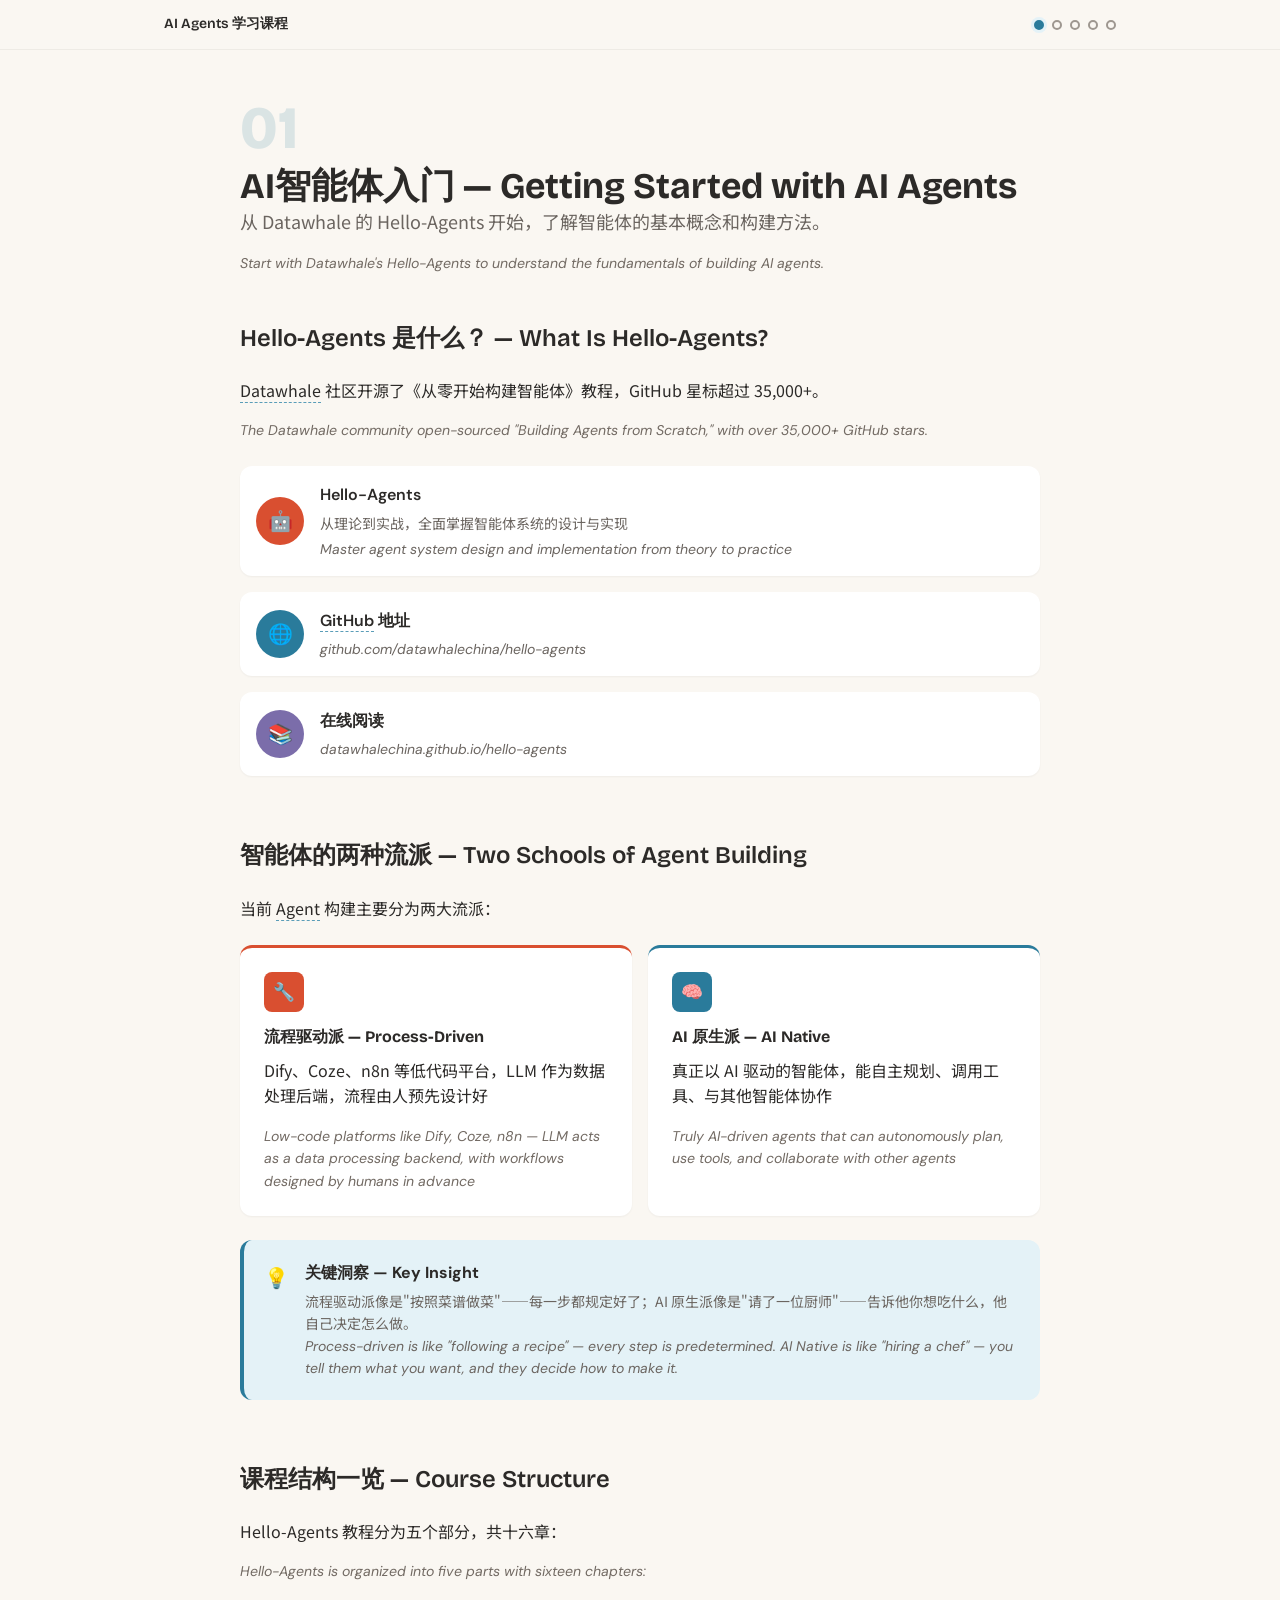
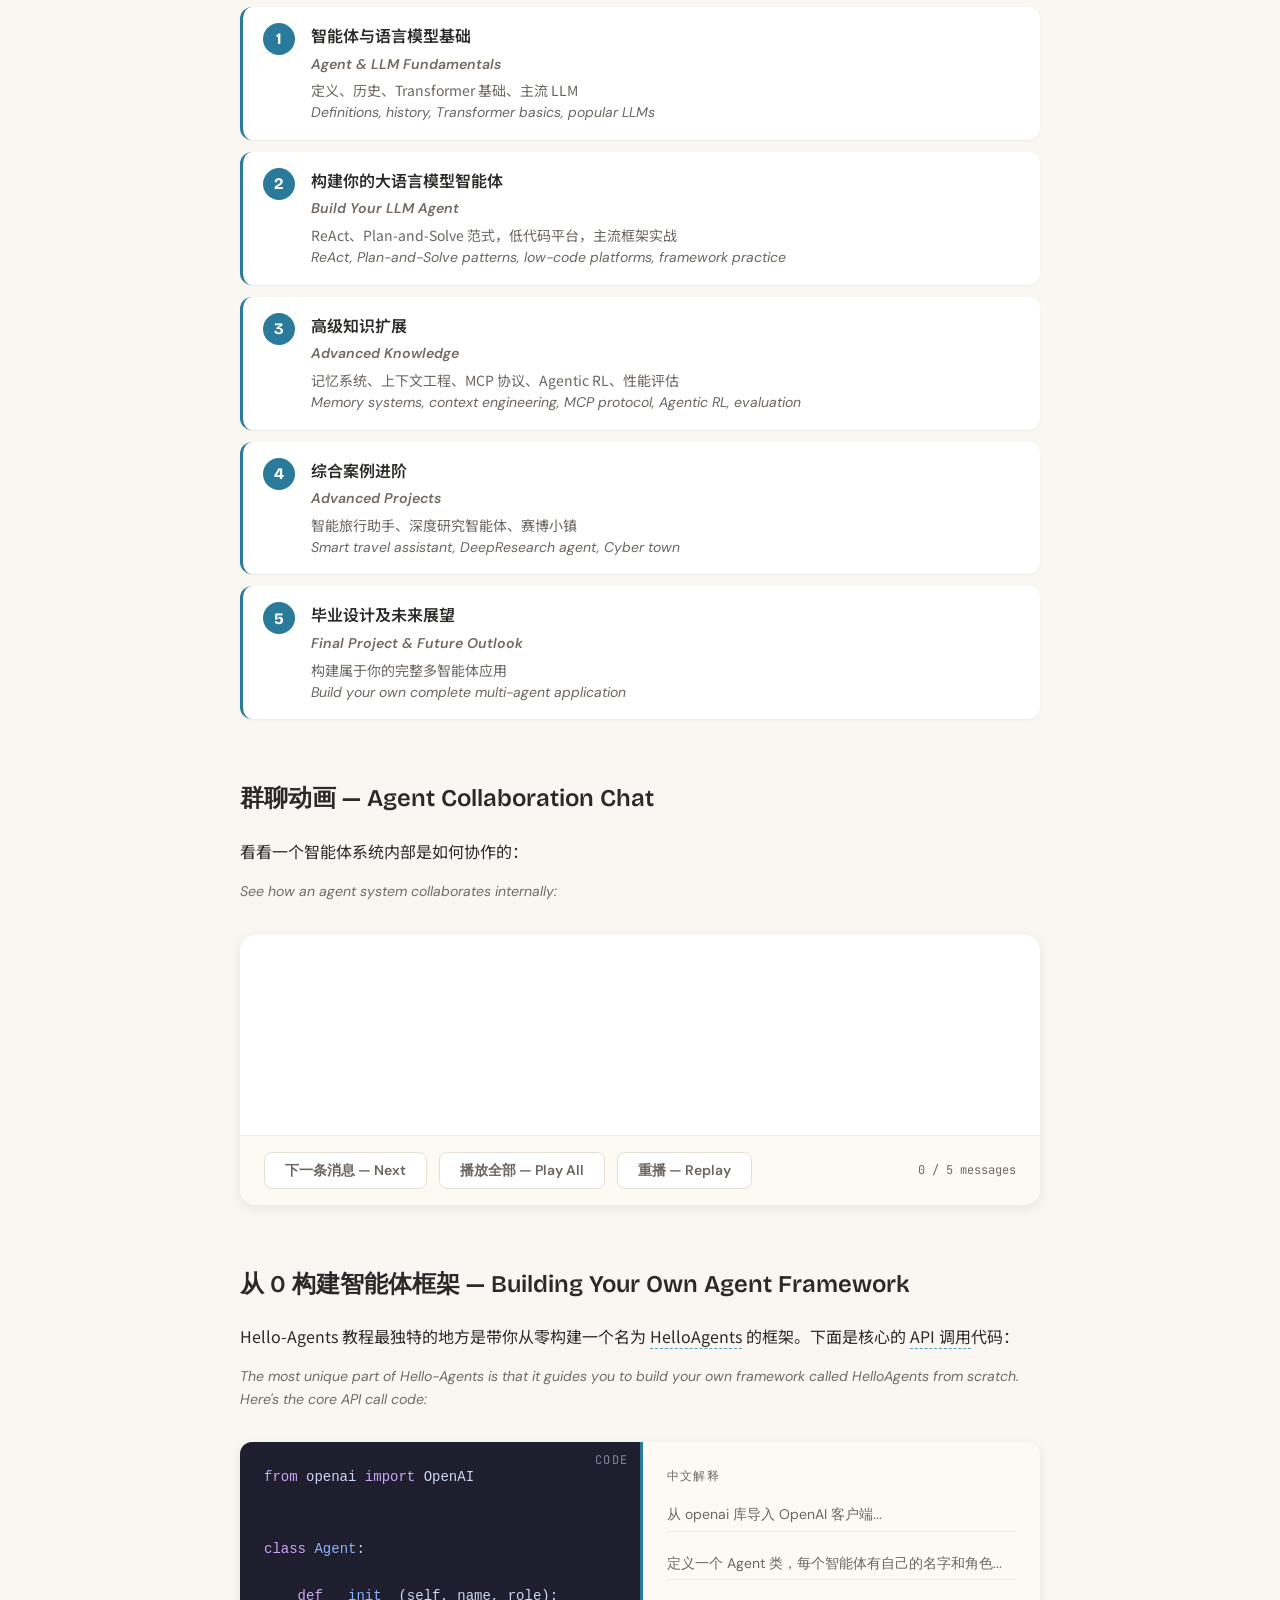
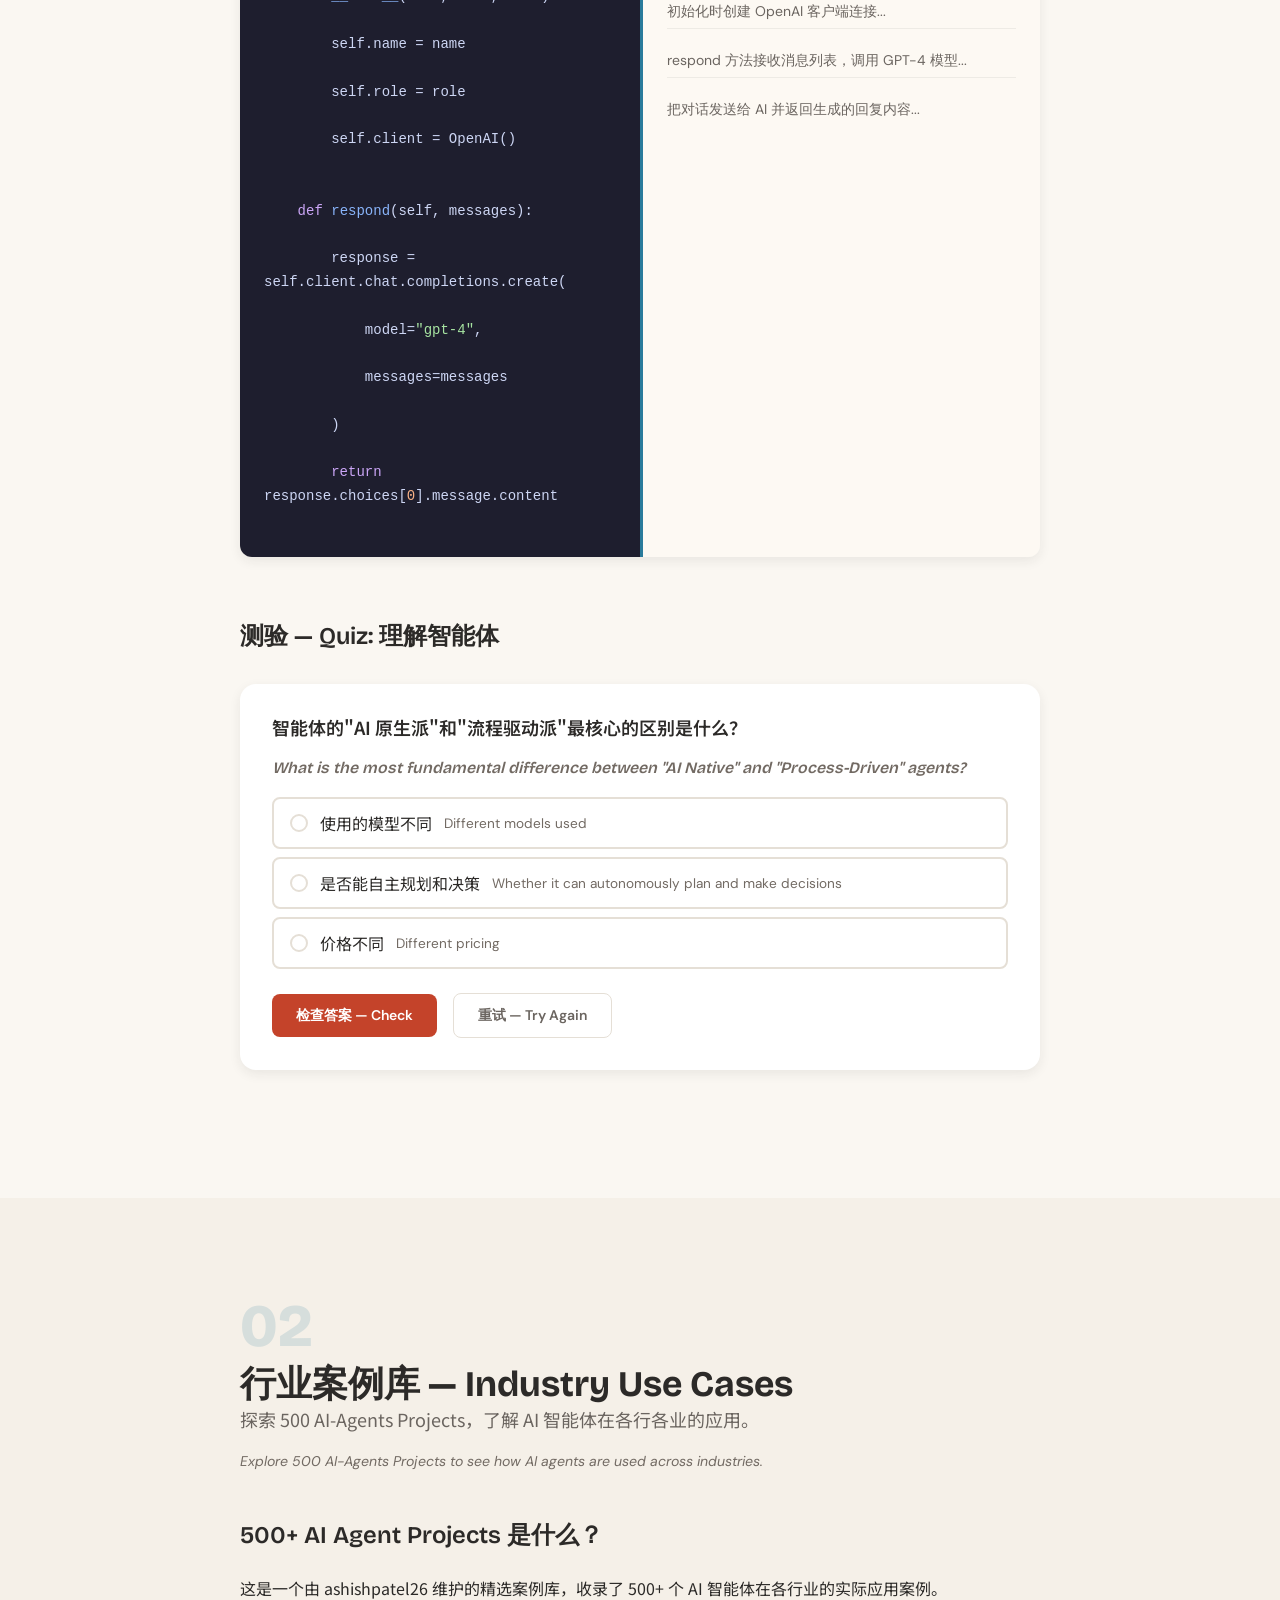
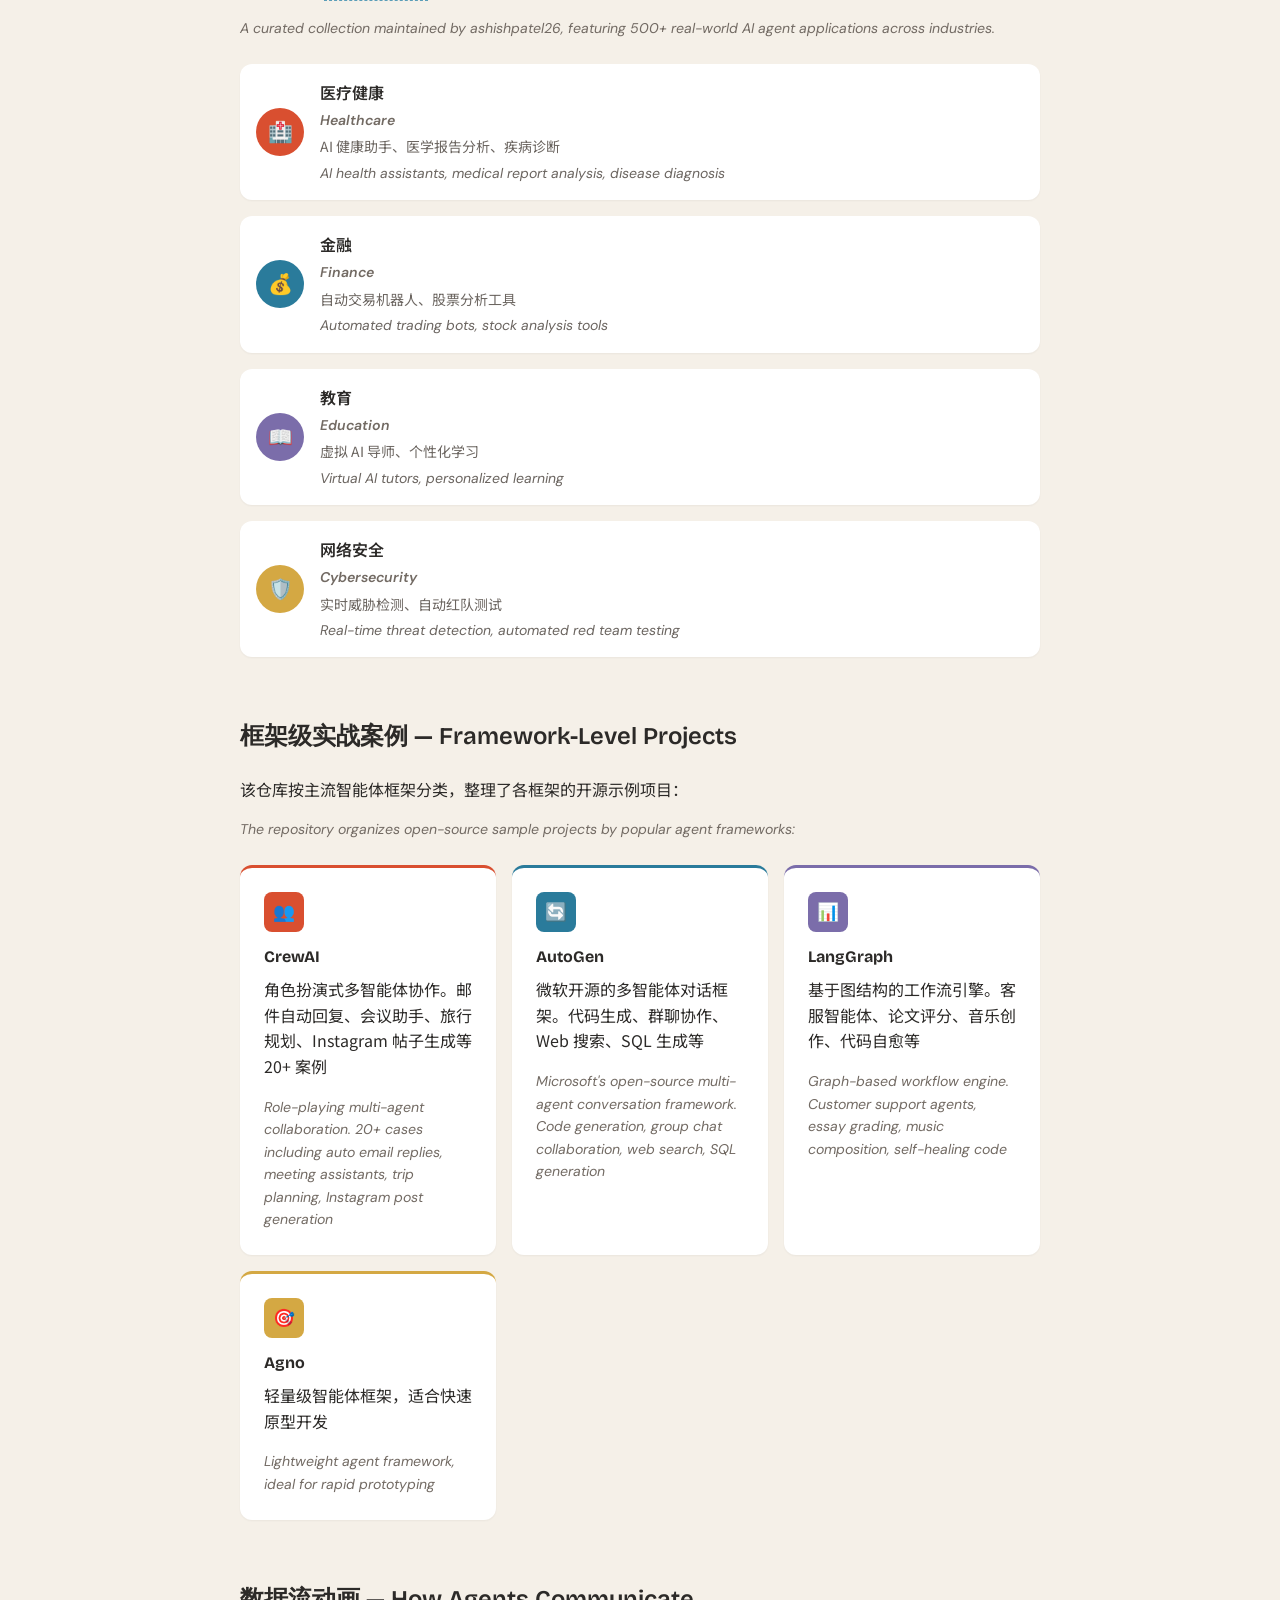
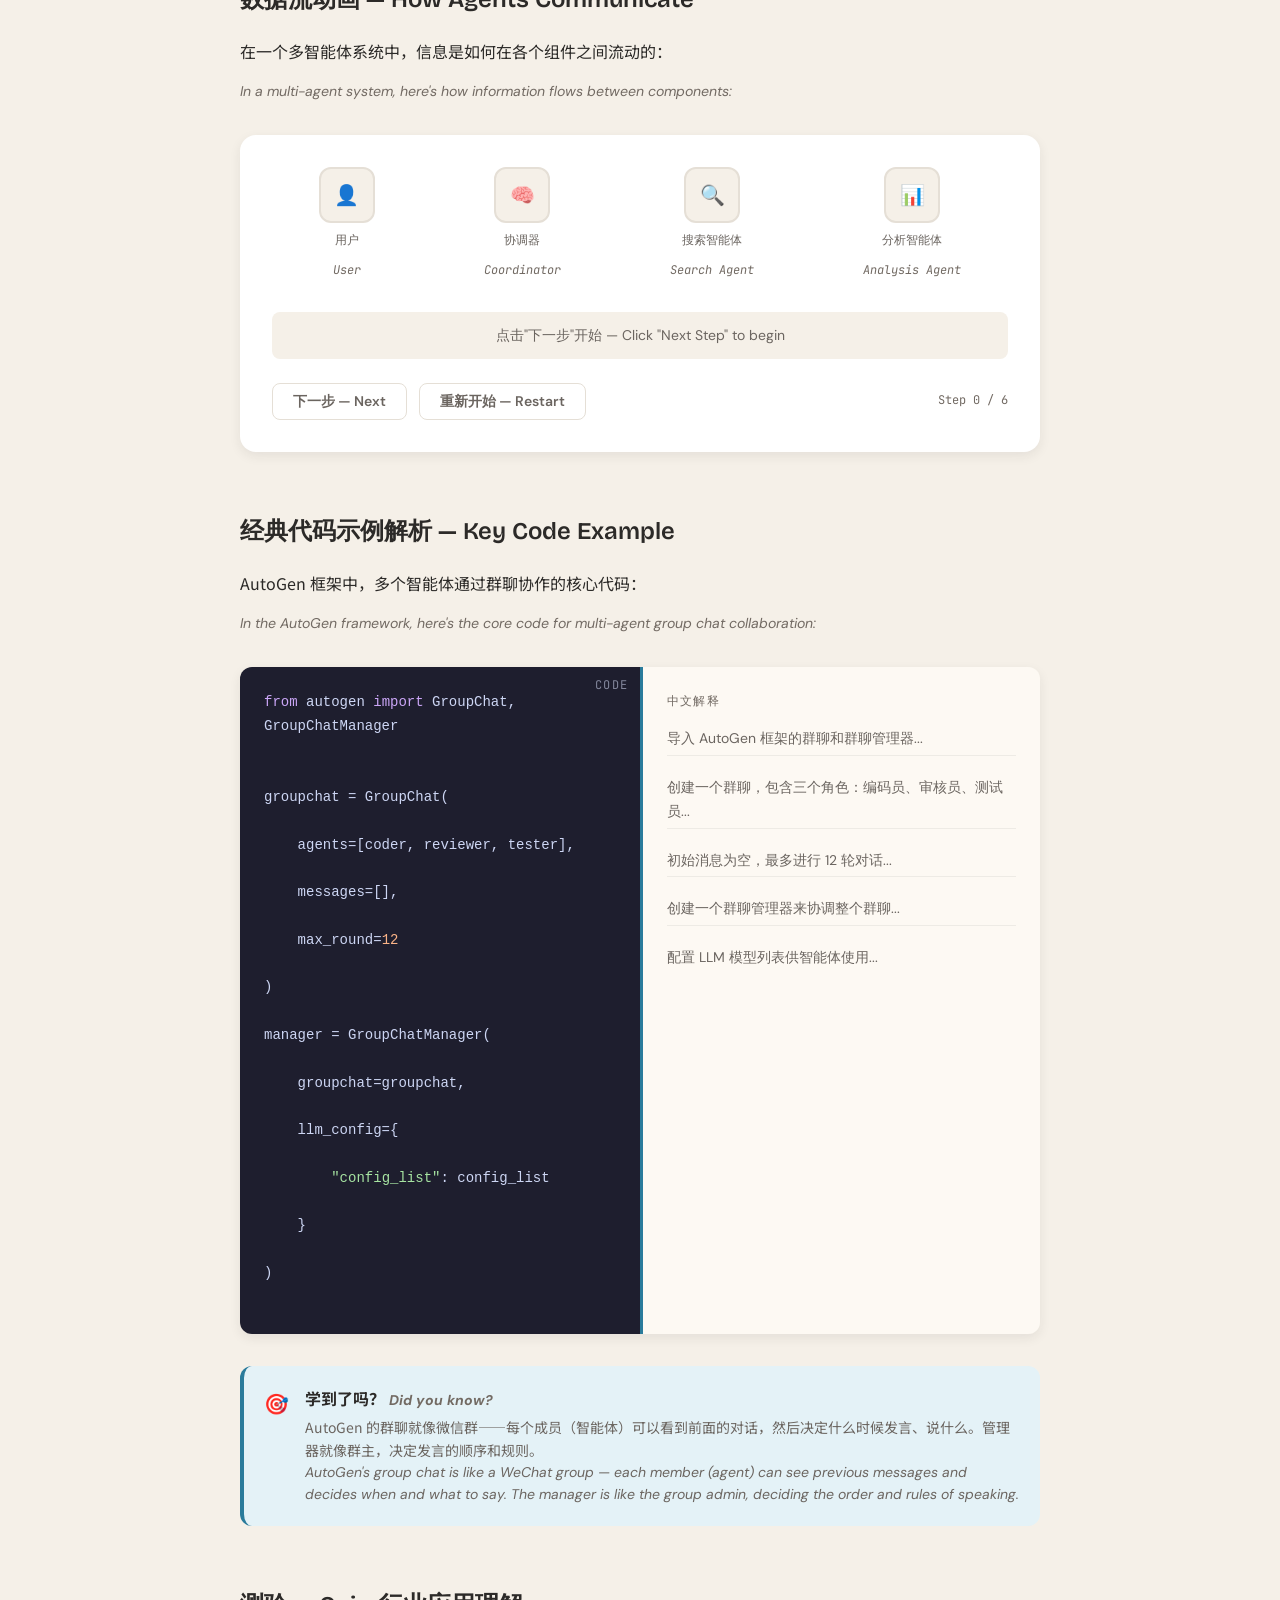
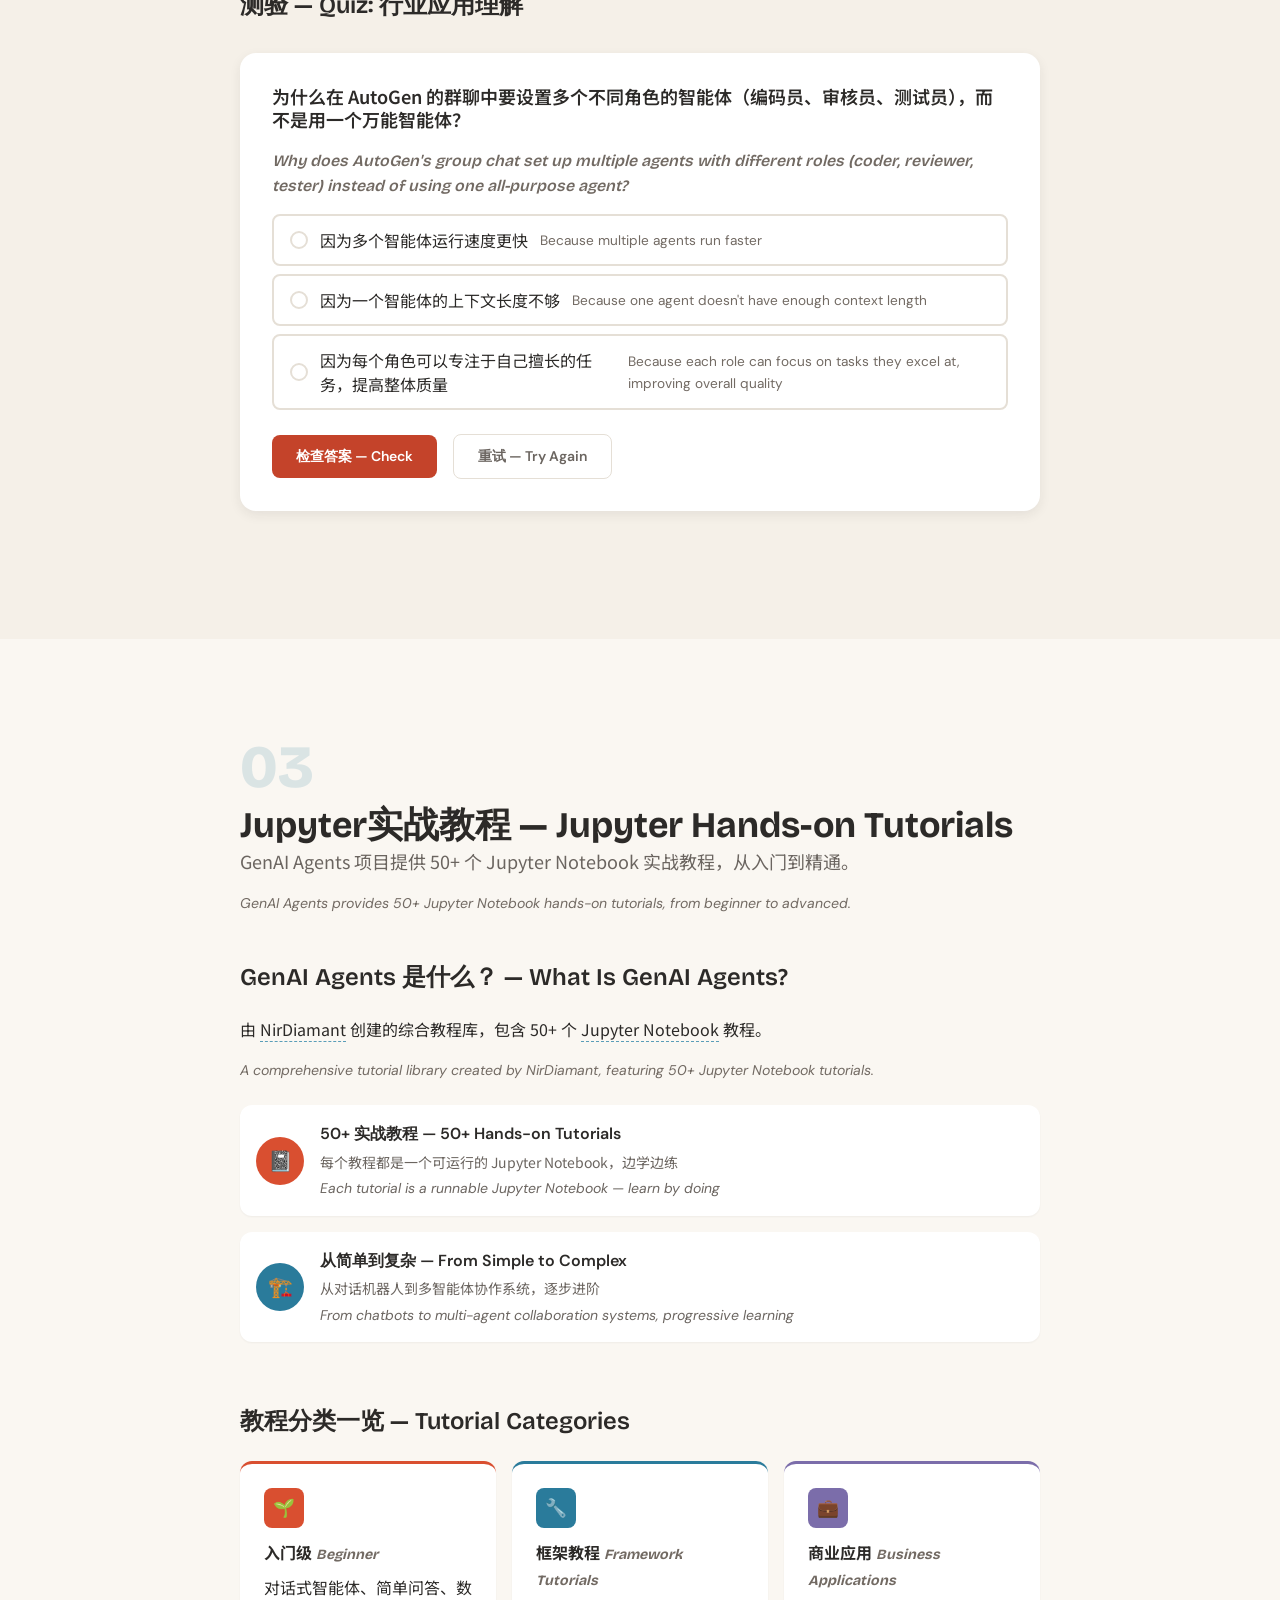
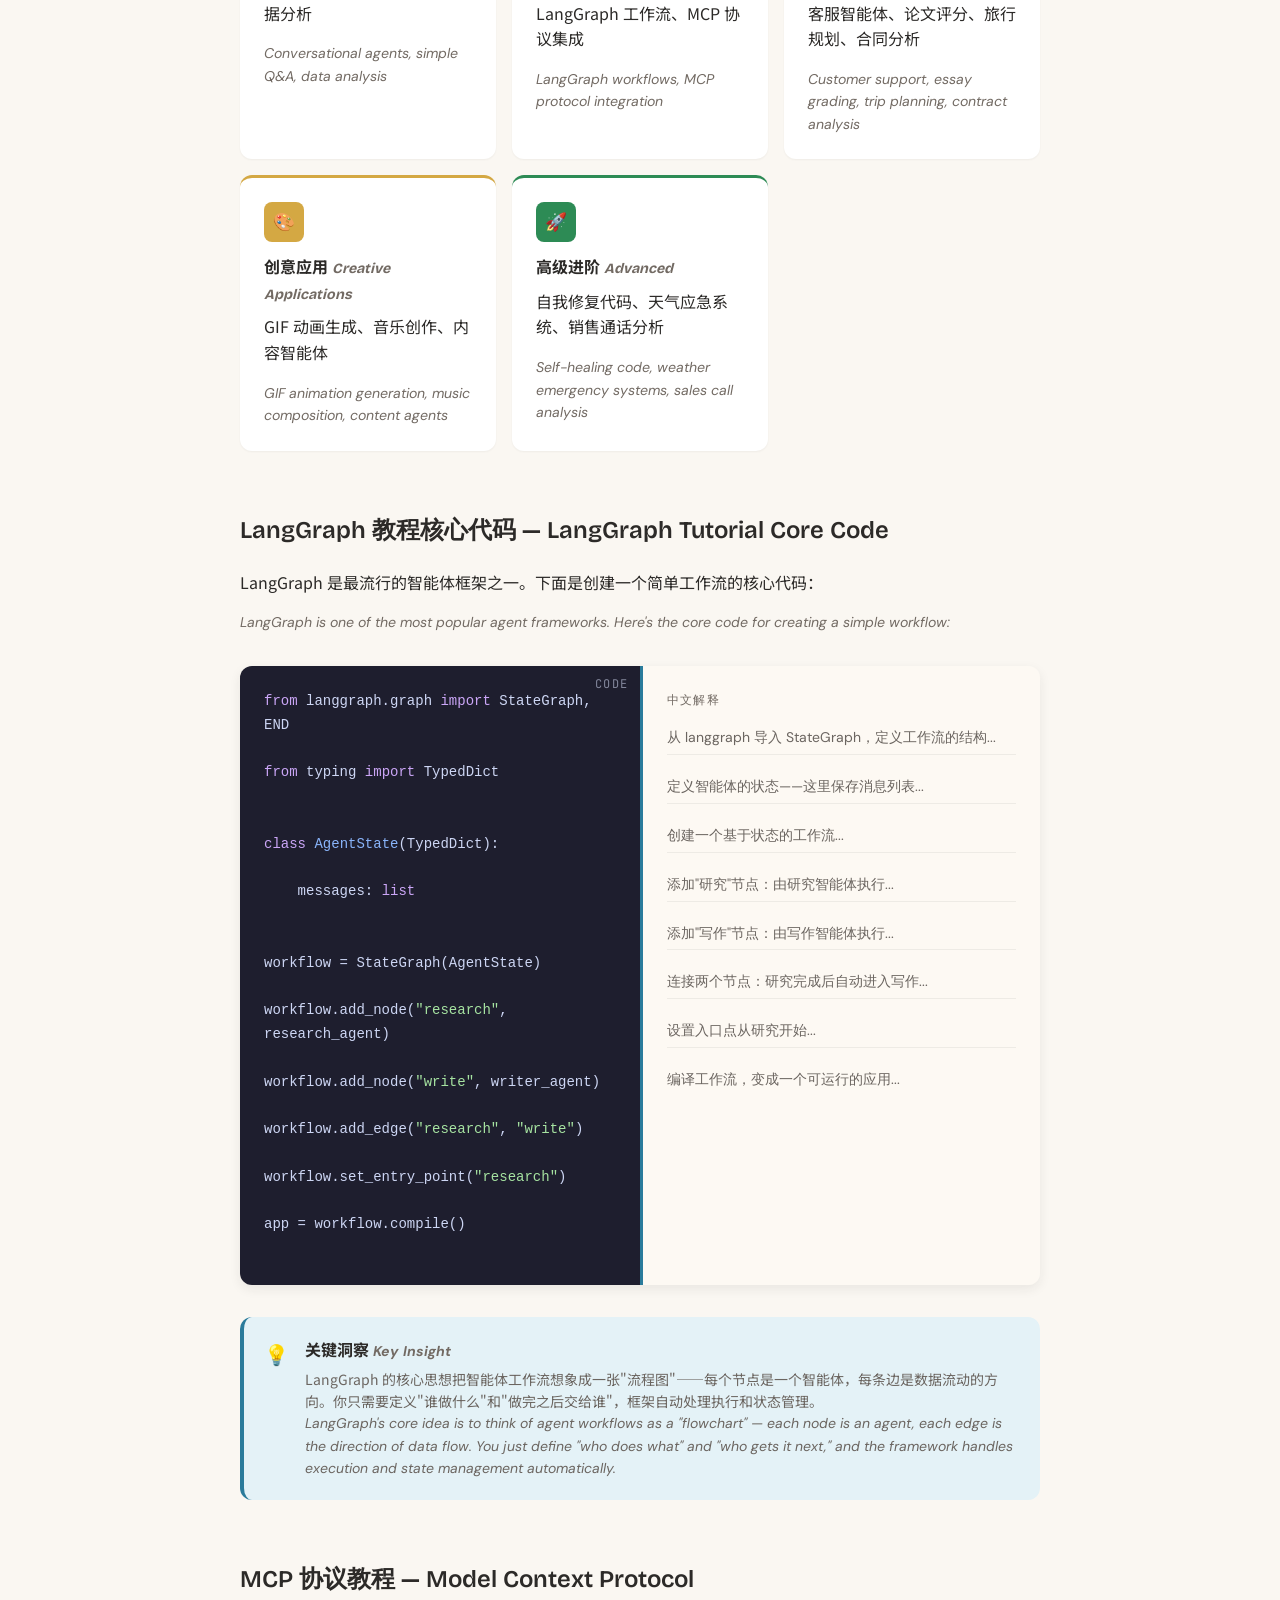
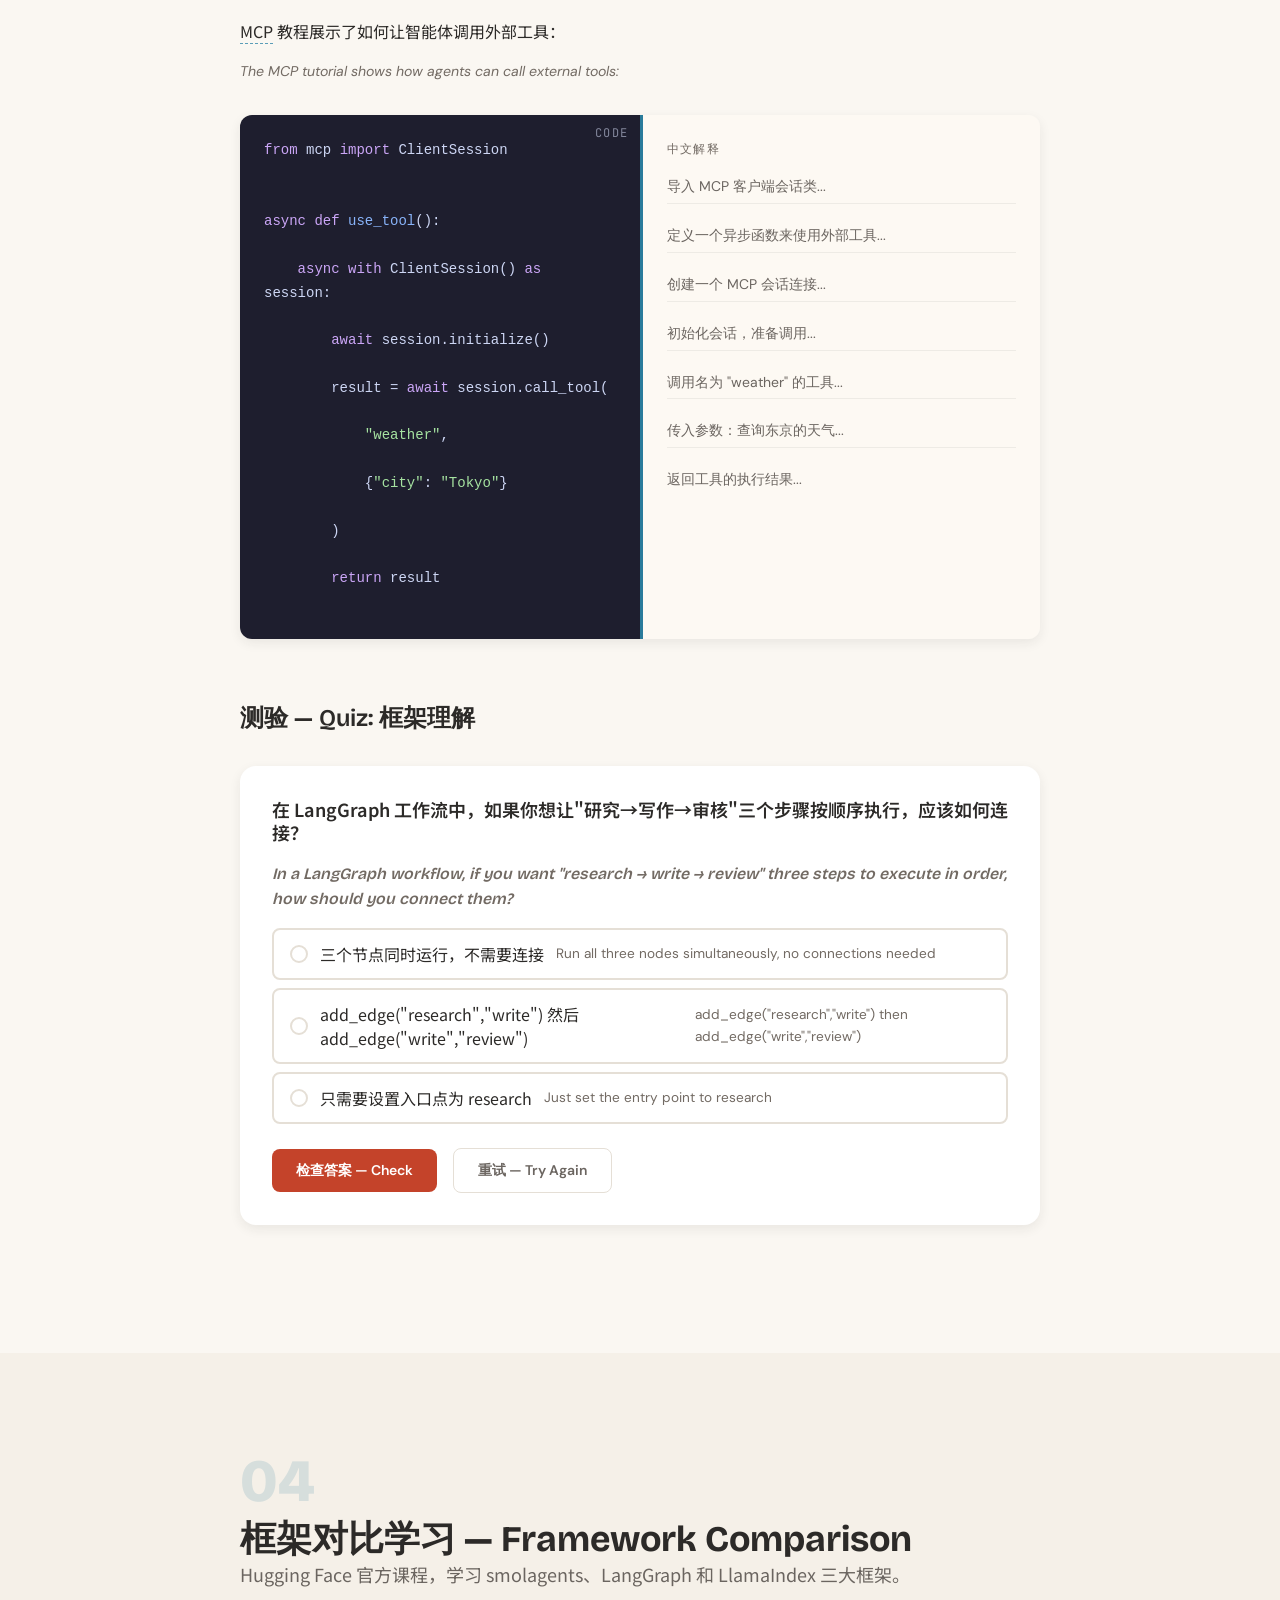
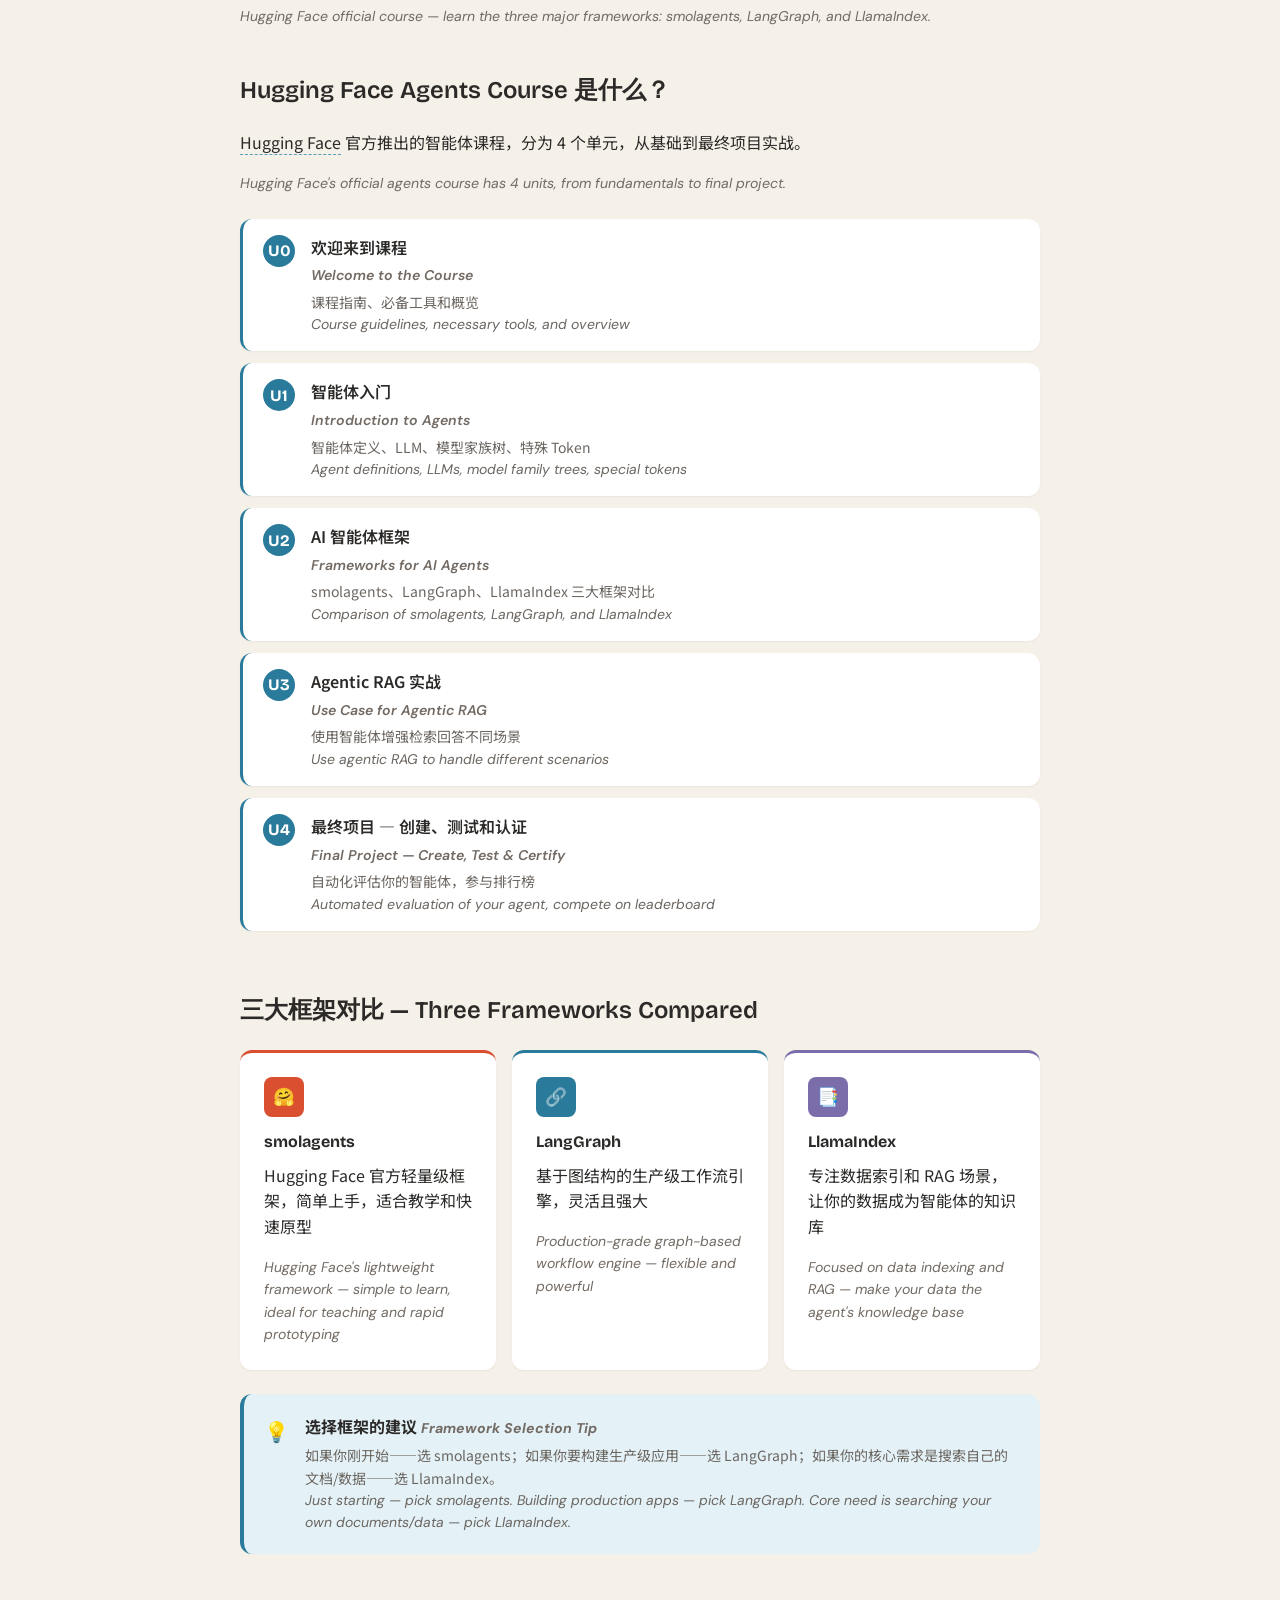
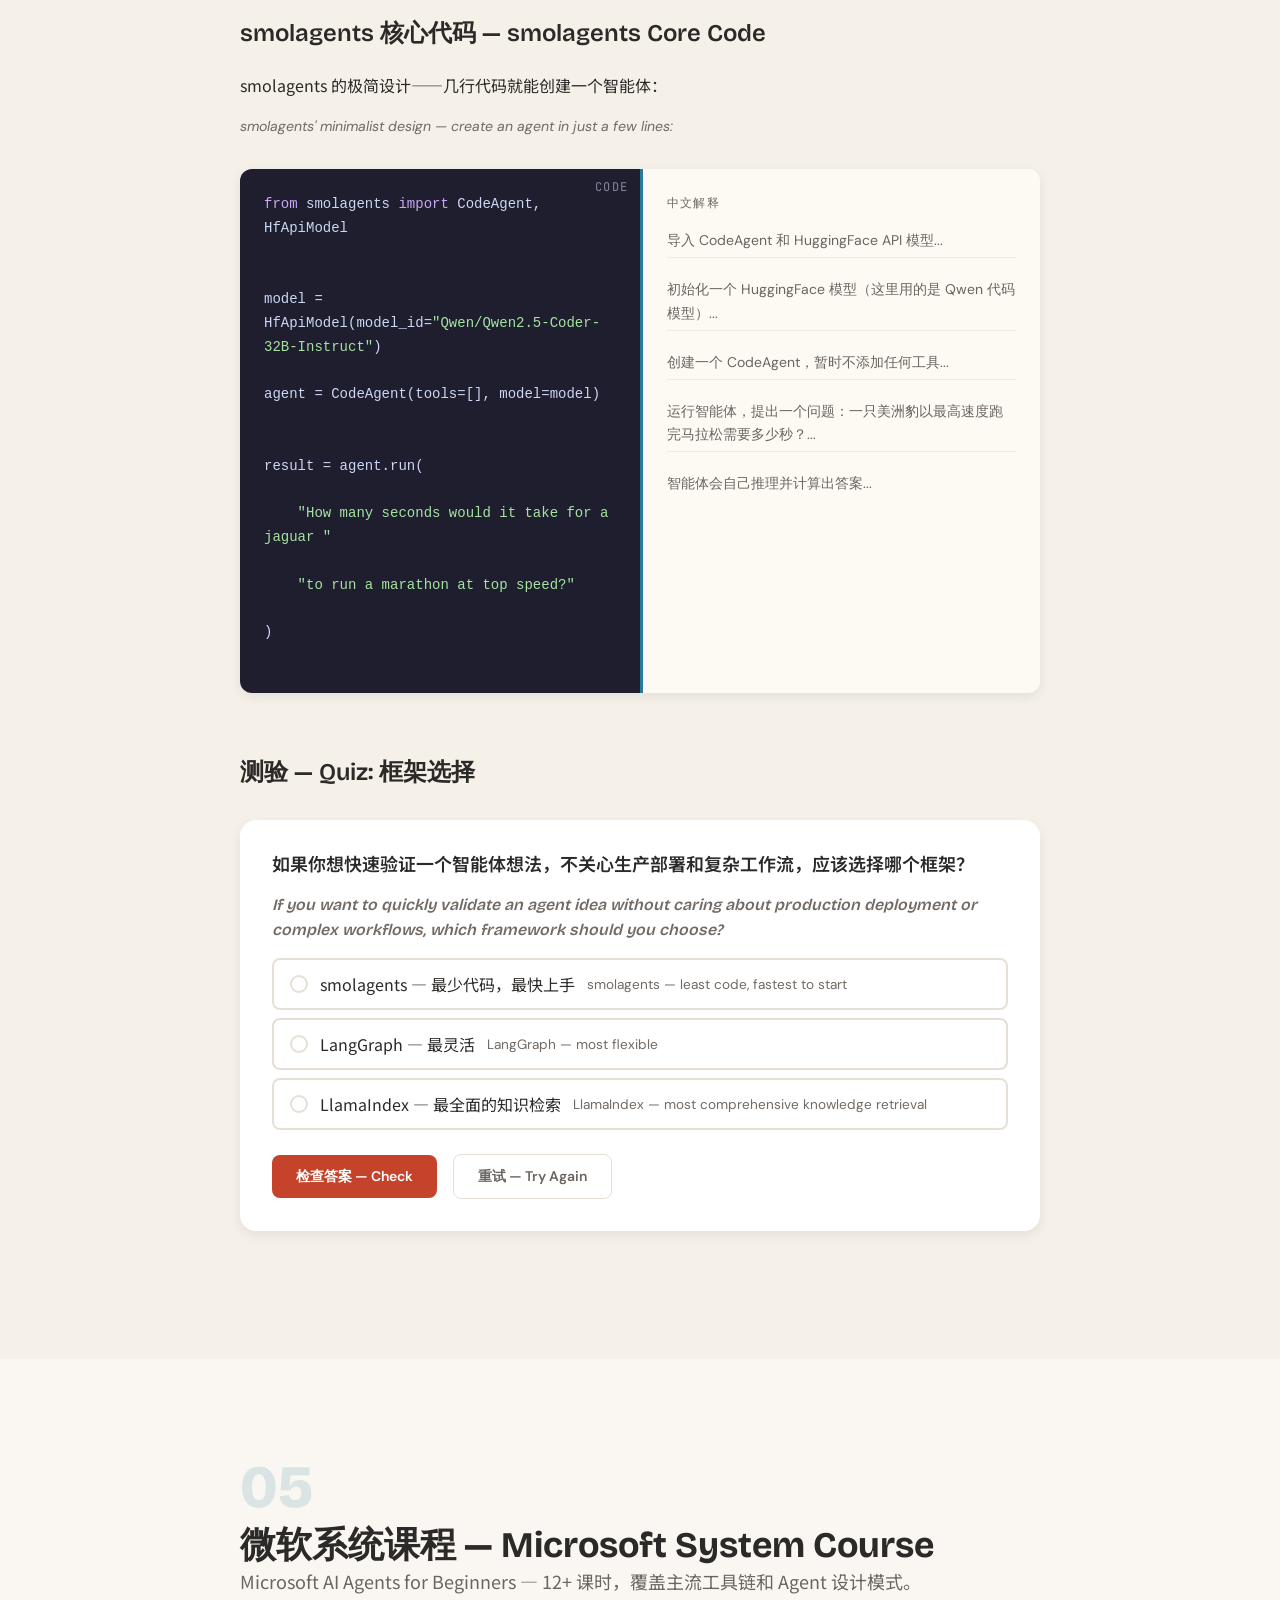
<file: 02-ai-agents/index.html>
<!DOCTYPE html>
<html lang="zh-CN">
<head>
  <meta charset="UTF-8">
  <meta name="viewport" content="width=device-width, initial-scale=1.0">
  <title>AI Agents 学习课程 — AI Agents Learning Course</title>
  <meta name="description" content="AI Agents 中英双语学习课程，分 5 个模块：AI 智能体入门（Datawhale Hello-Agents）、行业案例库、Jupyter 实战教程、框架对比学习、微软系统课程。">
  <meta property="og:type" content="website">
  <meta property="og:title" content="AI Agents 学习课程 — AI Agents Learning Course">
  <meta property="og:description" content="AI Agents 中英双语学习课程，分 5 个模块：AI 智能体入门（Datawhale Hello-Agents）、行业案例库、Jupyter 实战教程、框架对比学习、微软系统课程。">
  <meta property="og:locale" content="zh_CN">
  <meta name="twitter:card" content="summary">

  <!-- Google Fonts: Noto Sans SC (Chinese) + Bricolage Grotesque · DM Sans · JetBrains Mono -->
  <link rel="preconnect" href="https://fonts.googleapis.com">
  <link rel="preconnect" href="https://fonts.gstatic.com" crossorigin>
  <!-- 字体表不阻塞首屏：国内网络访问 Google Fonts 常超时，原来的写法会一直白屏到请求失败；现在先用系统字体显示，字体到了再换上 -->
  <link href="https://fonts.googleapis.com/css2?family=Noto+Sans+SC:wght@300;400;500;700&family=Bricolage+Grotesque:opsz,wght@12..96,400;12..96,600;12..96,700;12..96,800&family=DM+Sans:ital,opsz,wght@0,9..40,300;0,9..40,400;0,9..40,500;0,9..40,600;0,9..40,700;1,9..40,400;1,9..40,500&family=JetBrains+Mono:wght@400;500;600&display=swap" rel="stylesheet" media="print" onload="this.onload=null;this.media='all'">
  <noscript><link href="https://fonts.googleapis.com/css2?family=Noto+Sans+SC:wght@300;400;500;700&family=Bricolage+Grotesque:opsz,wght@12..96,400;12..96,600;12..96,700;12..96,800&family=DM+Sans:ital,opsz,wght@0,9..40,300;0,9..40,400;0,9..40,500;0,9..40,600;0,9..40,700;1,9..40,400;1,9..40,500&family=JetBrains+Mono:wght@400;500;600&display=swap" rel="stylesheet"></noscript>

  <link rel="stylesheet" href="styles.css">

  <style>
    :root {
      --color-accent:       #2A7B9B;
      --color-accent-hover: #1F6280;
      --color-accent-light: #E4F2F7;
      --color-accent-muted: #5A9DB8;
    }
  </style>

  <script src="main.js" defer></script>
</head>
<body>

  <nav class="nav" id="nav">
    <div class="progress-bar" id="progress-bar" role="progressbar" aria-label="学习进度" aria-valuenow="0" aria-valuemin="0" aria-valuemax="100"></div>
    <div class="nav-inner">
      <span class="nav-title">AI Agents 学习课程</span>
      <div class="nav-dots" id="nav-dots" role="tablist">
        <button class="nav-dot" data-target="module-1" data-tooltip="AI智能体入门" role="tab" aria-label="Module 1: AI智能体入门"></button>
        <button class="nav-dot" data-target="module-2" data-tooltip="行业案例库" role="tab" aria-label="Module 2: 行业案例库"></button>
        <button class="nav-dot" data-target="module-3" data-tooltip="Jupyter实战教程" role="tab" aria-label="Module 3: Jupyter实战教程"></button>
        <button class="nav-dot" data-target="module-4" data-tooltip="框架对比学习" role="tab" aria-label="Module 4: 框架对比学习"></button>
        <button class="nav-dot" data-target="module-5" data-tooltip="微软系统课程" role="tab" aria-label="Module 5: 微软系统课程"></button>
      </div>
    </div>
  </nav>

  <main id="main">
<section class="module" id="module-1" style="background: var(--color-bg)">
  <div class="module-content">
    <header class="module-header animate-in">
      <span class="module-number">01</span>
      <h1 class="module-title">AI智能体入门 — Getting Started with AI Agents</h1>
      <p class="lang-zh" style="font-size: var(--text-lg); color: var(--color-text-secondary);">从 Datawhale 的 Hello-Agents 开始，了解智能体的基本概念和构建方法。</p>
      <p class="lang-en">Start with Datawhale's Hello-Agents to understand the fundamentals of building AI agents.</p>
    </header>

    <div class="module-body">

      <section class="screen animate-in">
        <h2 class="screen-heading">Hello-Agents 是什么？ — What Is Hello-Agents?</h2>
        <p class="lang-zh"><span class="term" data-definition-zh="Datawhale 是一个中国开源社区，专注于AI和机器学习领域的学习资源" data-definition-en="Datawhale is a Chinese open-source community focused on learning resources for AI and machine learning">Datawhale</span> 社区开源了《从零开始构建智能体》教程，GitHub 星标超过 35,000+。</p>
        <p class="lang-en">The Datawhale community open-sourced "Building Agents from Scratch," with over 35,000+ GitHub stars.</p>

        <div class="icon-rows">
          <div class="icon-row">
            <div class="icon-circle" style="background: var(--color-actor-1)">🤖</div>
            <div>
              <strong>Hello-Agents</strong>
              <p class="lang-zh">从理论到实战，全面掌握智能体系统的设计与实现</p>
              <p class="lang-en">Master agent system design and implementation from theory to practice</p>
            </div>
          </div>
          <div class="icon-row">
            <div class="icon-circle" style="background: var(--color-actor-2)">🌐</div>
            <div>
              <strong><span class="term" data-definition-zh="GitHub 是全球最大的代码托管平台，开发者在这里分享开源项目" data-definition-en="GitHub is the world's largest code hosting platform where developers share open-source projects">GitHub</span> 地址</strong>
              <p class="lang-en">github.com/datawhalechina/hello-agents</p>
            </div>
          </div>
          <div class="icon-row">
            <div class="icon-circle" style="background: var(--color-actor-3)">📚</div>
            <div>
              <strong>在线阅读</strong>
              <p class="lang-en">datawhalechina.github.io/hello-agents</p>
            </div>
          </div>
        </div>
      </section>

      <section class="screen animate-in">
        <h2 class="screen-heading">智能体的两种流派 — Two Schools of Agent Building</h2>
        <p class="lang-zh">当前 <span class="term" data-definition-zh="Agent（智能体）是一种能自主感知环境、做出决策并执行动作的AI系统" data-definition-en="An Agent is an AI system that can autonomously perceive its environment, make decisions, and take actions">Agent</span> 构建主要分为两大流派：</p>

        <div class="pattern-cards">
          <div class="pattern-card" style="border-top: 3px solid var(--color-actor-1)">
            <div class="pattern-icon" style="background: var(--color-actor-1)">🔧</div>
            <h4 class="pattern-title">流程驱动派 — Process-Driven</h4>
            <p class="lang-zh">Dify、Coze、n8n 等低代码平台，LLM 作为数据处理后端，流程由人预先设计好</p>
            <p class="lang-en">Low-code platforms like Dify, Coze, n8n — LLM acts as a data processing backend, with workflows designed by humans in advance</p>
          </div>
          <div class="pattern-card" style="border-top: 3px solid var(--color-actor-2)">
            <div class="pattern-icon" style="background: var(--color-actor-2)">🧠</div>
            <h4 class="pattern-title">AI 原生派 — AI Native</h4>
            <p class="lang-zh">真正以 AI 驱动的智能体，能自主规划、调用工具、与其他智能体协作</p>
            <p class="lang-en">Truly AI-driven agents that can autonomously plan, use tools, and collaborate with other agents</p>
          </div>
        </div>

        <div class="callout callout-accent">
          <div class="callout-icon">💡</div>
          <div class="callout-content">
            <strong class="callout-title">关键洞察 — Key Insight</strong>
            <p class="lang-zh">流程驱动派像是"按照菜谱做菜"——每一步都规定好了；AI 原生派像是"请了一位厨师"——告诉他你想吃什么，他自己决定怎么做。</p>
            <p class="lang-en">Process-driven is like "following a recipe" — every step is predetermined. AI Native is like "hiring a chef" — you tell them what you want, and they decide how to make it.</p>
          </div>
        </div>
      </section>

      <section class="screen animate-in">
        <h2 class="screen-heading">课程结构一览 — Course Structure</h2>
        <p class="lang-zh">Hello-Agents 教程分为五个部分，共十六章：</p>
        <p class="lang-en">Hello-Agents is organized into five parts with sixteen chapters:</p>

        <div class="step-cards">
          <div class="step-card">
            <div class="step-num">1</div>
            <div class="step-body">
              <strong class="lang-zh">智能体与语言模型基础</strong>
              <strong class="lang-en">Agent & LLM Fundamentals</strong>
              <p class="lang-zh">定义、历史、Transformer 基础、主流 LLM</p>
              <p class="lang-en">Definitions, history, Transformer basics, popular LLMs</p>
            </div>
          </div>
          <div class="step-card">
            <div class="step-num">2</div>
            <div class="step-body">
              <strong class="lang-zh">构建你的大语言模型智能体</strong>
              <strong class="lang-en">Build Your LLM Agent</strong>
              <p class="lang-zh">ReAct、Plan-and-Solve 范式，低代码平台，主流框架实战</p>
              <p class="lang-en">ReAct, Plan-and-Solve patterns, low-code platforms, framework practice</p>
            </div>
          </div>
          <div class="step-card">
            <div class="step-num">3</div>
            <div class="step-body">
              <strong class="lang-zh">高级知识扩展</strong>
              <strong class="lang-en">Advanced Knowledge</strong>
              <p class="lang-zh">记忆系统、上下文工程、MCP 协议、Agentic RL、性能评估</p>
              <p class="lang-en">Memory systems, context engineering, MCP protocol, Agentic RL, evaluation</p>
            </div>
          </div>
          <div class="step-card">
            <div class="step-num">4</div>
            <div class="step-body">
              <strong class="lang-zh">综合案例进阶</strong>
              <strong class="lang-en">Advanced Projects</strong>
              <p class="lang-zh">智能旅行助手、深度研究智能体、赛博小镇</p>
              <p class="lang-en">Smart travel assistant, DeepResearch agent, Cyber town</p>
            </div>
          </div>
          <div class="step-card">
            <div class="step-num">5</div>
            <div class="step-body">
              <strong class="lang-zh">毕业设计及未来展望</strong>
              <strong class="lang-en">Final Project & Future Outlook</strong>
              <p class="lang-zh">构建属于你的完整多智能体应用</p>
              <p class="lang-en">Build your own complete multi-agent application</p>
            </div>
          </div>
        </div>
      </section>

      <section class="screen animate-in">
        <h2 class="screen-heading">群聊动画 — Agent Collaboration Chat</h2>
        <p class="lang-zh">看看一个智能体系统内部是如何协作的：</p>
        <p class="lang-en">See how an agent system collaborates internally:</p>

        <div class="chat-window" id="chat-module1">
          <div class="chat-messages">
            <div class="chat-message" data-msg="0" data-sender="actor-a" style="display:none">
              <div class="chat-avatar" style="background: var(--color-actor-1)">👤</div>
              <div class="chat-bubble">
                <span class="chat-sender" style="color: var(--color-actor-1-text)">用户 — User</span>
                <p>帮我规划一趟去日本的旅行，预算5000元</p>
              </div>
            </div>
            <div class="chat-message" data-msg="1" data-sender="actor-b" style="display:none">
              <div class="chat-avatar" style="background: var(--color-actor-2)">🧠</div>
              <div class="chat-bubble">
                <span class="chat-sender" style="color: var(--color-actor-2-text)">协调器 — Coordinator</span>
                <p>收到！我来分解任务：搜索航班、查酒店、规划行程</p>
              </div>
            </div>
            <div class="chat-message" data-msg="2" data-sender="actor-c" style="display:none">
              <div class="chat-avatar" style="background: var(--color-actor-3)">🔍</div>
              <div class="chat-bubble">
                <span class="chat-sender" style="color: var(--color-actor-3-text)">搜索智能体 — Search Agent</span>
                <p>查到上海飞东京往返机票约2000元，东京酒店每晚400元</p>
              </div>
            </div>
            <div class="chat-message" data-msg="3" data-sender="actor-d" style="display:none">
              <div class="chat-avatar" style="background: var(--color-actor-4)">📋</div>
              <div class="chat-bubble">
                <span class="chat-sender" style="color: var(--color-actor-4-text)">规划智能体 — Planner Agent</span>
                <p>5天行程建议：东京3天+京都2天，总预算4800元，剩余200元餐饮</p>
              </div>
            </div>
            <div class="chat-message" data-msg="4" data-sender="actor-b" style="display:none">
              <div class="chat-avatar" style="background: var(--color-actor-2)">🧠</div>
              <div class="chat-bubble">
                <span class="chat-sender" style="color: var(--color-actor-2-text)">协调器 — Coordinator</span>
                <p>方案汇总完成，呈现给用户！✅</p>
              </div>
            </div>
          </div>

          <div class="chat-typing" style="display:none">
            <div class="chat-avatar" id="chat-module1-typing-avatar">?</div>
            <div class="chat-typing-dots">
              <span class="typing-dot"></span>
              <span class="typing-dot"></span>
              <span class="typing-dot"></span>
            </div>
          </div>

          <div class="chat-controls">
            <button class="btn chat-next-btn">下一条消息 — Next</button>
            <button class="btn chat-all-btn">播放全部 — Play All</button>
            <button class="btn chat-reset-btn">重播 — Replay</button>
            <span class="chat-progress"></span>
          </div>
        </div>
      </section>

      <section class="screen animate-in">
        <h2 class="screen-heading">从 0 构建智能体框架 — Building Your Own Agent Framework</h2>
        <p class="lang-zh">Hello-Agents 教程最独特的地方是带你从零构建一个名为 <span class="term" data-definition-zh="HelloAgents 是教程中从零构建的智能体框架，基于 OpenAI 原生 API" data-definition-en="HelloAgents is an agent framework built from scratch in the tutorial, based on the OpenAI native API">HelloAgents</span> 的框架。下面是核心的 <span class="term" data-definition-zh="API 调用就像你去餐厅点餐——你告诉服务员（API）你想要什么，厨房（服务器）做好后送回来" data-definition-en="An API call is like ordering at a restaurant — you tell the waiter (API) what you want, and the kitchen (server) prepares it and brings it back">API 调用</span>代码：</p>
        <p class="lang-en">The most unique part of Hello-Agents is that it guides you to build your own framework called HelloAgents from scratch. Here's the core API call code:</p>

        <div class="translation-block animate-in">
          <div class="translation-code">
            <span class="translation-label">CODE</span>
            <pre><code><span class="code-line"><span class="code-keyword">from</span> openai <span class="code-keyword">import</span> OpenAI</span>
<span class="code-line"></span>
<span class="code-line"><span class="code-keyword">class</span> <span class="code-function">Agent</span>:</span>
<span class="code-line">    <span class="code-keyword">def</span> <span class="code-function">__init__</span>(self, name, role):</span>
<span class="code-line">        self.name = name</span>
<span class="code-line">        self.role = role</span>
<span class="code-line">        self.client = OpenAI()</span>
<span class="code-line"></span>
<span class="code-line">    <span class="code-keyword">def</span> <span class="code-function">respond</span>(self, messages):</span>
<span class="code-line">        response = self.client.chat.completions.create(</span>
<span class="code-line">            model=<span class="code-string">"gpt-4"</span>,</span>
<span class="code-line">            messages=messages</span>
<span class="code-line">        )</span>
<span class="code-line">        <span class="code-keyword">return</span> response.choices[<span class="code-number">0</span>].message.content</span>
</code></pre>
          </div>
          <div class="translation-english">
            <span class="translation-label">中文解释</span>
            <div class="translation-lines">
              <p class="tl">从 openai 库导入 OpenAI 客户端...</p>
              <p class="tl">定义一个 Agent 类，每个智能体有自己的名字和角色...</p>
              <p class="tl">初始化时创建 OpenAI 客户端连接...</p>
              <p class="tl">respond 方法接收消息列表，调用 GPT-4 模型...</p>
              <p class="tl">把对话发送给 AI 并返回生成的回复内容...</p>
            </div>
          </div>
        </div>
      </section>

      <section class="screen animate-in">
        <h2 class="screen-heading">测验 — Quiz: 理解智能体</h2>

        <div class="quiz-container" id="quiz-module1">
          <div class="quiz-question-block"
               data-correct="option-b"
               data-explanation-right-zh="正确！AI 原生智能体能自主规划，而不只是按预设流程执行。"
               data-explanation-right-en="Correct! AI-native agents can plan autonomously, not just follow pre-set workflows."
               data-explanation-wrong-zh="再想想——关键区别在于是否能自主做决策和规划。"
               data-explanation-wrong-en="Think again — the key difference is whether it can make autonomous decisions and plans.">
            <h3 class="quiz-question">
              <p class="lang-zh">智能体的"AI 原生派"和"流程驱动派"最核心的区别是什么？</p>
              <p class="lang-en">What is the most fundamental difference between "AI Native" and "Process-Driven" agents?</p>
            </h3>
            <div class="quiz-options">
              <button class="quiz-option" data-value="option-a" onclick="selectOption(this)">
                <div class="quiz-option-radio"></div>
                <span class="lang-zh">使用的模型不同</span>
                <span class="lang-en">Different models used</span>
              </button>
              <button class="quiz-option" data-value="option-b" onclick="selectOption(this)">
                <div class="quiz-option-radio"></div>
                <span class="lang-zh">是否能自主规划和决策</span>
                <span class="lang-en">Whether it can autonomously plan and make decisions</span>
              </button>
              <button class="quiz-option" data-value="option-c" onclick="selectOption(this)">
                <div class="quiz-option-radio"></div>
                <span class="lang-zh">价格不同</span>
                <span class="lang-en">Different pricing</span>
              </button>
            </div>
            <div class="quiz-feedback"></div>
          </div>

          <button class="quiz-check-btn" onclick="checkQuiz('quiz-module1')">检查答案 — Check</button>
          <button class="quiz-reset-btn" onclick="resetQuiz('quiz-module1')">重试 — Try Again</button>
        </div>
      </section>

    </div>
  </div>
</section>
<section class="module" id="module-2" style="background: var(--color-bg-warm)">
  <div class="module-content">
    <header class="module-header animate-in">
      <span class="module-number">02</span>
      <h1 class="module-title">行业案例库 — Industry Use Cases</h1>
      <p class="lang-zh" style="font-size: var(--text-lg); color: var(--color-text-secondary);">探索 500 AI-Agents Projects，了解 AI 智能体在各行各业的应用。</p>
      <p class="lang-en">Explore 500 AI-Agents Projects to see how AI agents are used across industries.</p>
    </header>

    <div class="module-body">

      <section class="screen animate-in">
        <h2 class="screen-heading">500+ AI Agent Projects 是什么？</h2>
        <p class="lang-zh">这是一个由 <span class="term" data-definition-zh="Ashish Patel 是一位AI开发者和开源贡献者" data-definition-en="Ashish Patel is an AI developer and open-source contributor">ashishpatel26</span> 维护的精选案例库，收录了 500+ 个 AI 智能体在各行业的实际应用案例。</p>
        <p class="lang-en">A curated collection maintained by ashishpatel26, featuring 500+ real-world AI agent applications across industries.</p>

        <div class="icon-rows">
          <div class="icon-row">
            <div class="icon-circle" style="background: var(--color-actor-1)">🏥</div>
            <div>
              <strong class="lang-zh">医疗健康</strong>
              <strong class="lang-en">Healthcare</strong>
              <p class="lang-zh">AI 健康助手、医学报告分析、疾病诊断</p>
              <p class="lang-en">AI health assistants, medical report analysis, disease diagnosis</p>
            </div>
          </div>
          <div class="icon-row">
            <div class="icon-circle" style="background: var(--color-actor-2)">💰</div>
            <div>
              <strong class="lang-zh">金融</strong>
              <strong class="lang-en">Finance</strong>
              <p class="lang-zh">自动交易机器人、股票分析工具</p>
              <p class="lang-en">Automated trading bots, stock analysis tools</p>
            </div>
          </div>
          <div class="icon-row">
            <div class="icon-circle" style="background: var(--color-actor-3)">📖</div>
            <div>
              <strong class="lang-zh">教育</strong>
              <strong class="lang-en">Education</strong>
              <p class="lang-zh">虚拟 AI 导师、个性化学习</p>
              <p class="lang-en">Virtual AI tutors, personalized learning</p>
            </div>
          </div>
          <div class="icon-row">
            <div class="icon-circle" style="background: var(--color-actor-4)">🛡️</div>
            <div>
              <strong class="lang-zh">网络安全</strong>
              <strong class="lang-en">Cybersecurity</strong>
              <p class="lang-zh">实时威胁检测、自动红队测试</p>
              <p class="lang-en">Real-time threat detection, automated red team testing</p>
            </div>
          </div>
        </div>
      </section>

      <section class="screen animate-in">
        <h2 class="screen-heading">框架级实战案例 — Framework-Level Projects</h2>
        <p class="lang-zh">该仓库按主流智能体框架分类，整理了各框架的开源示例项目：</p>
        <p class="lang-en">The repository organizes open-source sample projects by popular agent frameworks:</p>

        <div class="pattern-cards">
          <div class="pattern-card" style="border-top: 3px solid var(--color-actor-1)">
            <div class="pattern-icon" style="background: var(--color-actor-1)">👥</div>
            <h4 class="pattern-title">CrewAI</h4>
            <p class="lang-zh">角色扮演式多智能体协作。邮件自动回复、会议助手、旅行规划、Instagram 帖子生成等 20+ 案例</p>
            <p class="lang-en">Role-playing multi-agent collaboration. 20+ cases including auto email replies, meeting assistants, trip planning, Instagram post generation</p>
          </div>
          <div class="pattern-card" style="border-top: 3px solid var(--color-actor-2)">
            <div class="pattern-icon" style="background: var(--color-actor-2)">🔄</div>
            <h4 class="pattern-title">AutoGen</h4>
            <p class="lang-zh">微软开源的多智能体对话框架。代码生成、群聊协作、Web 搜索、SQL 生成等</p>
            <p class="lang-en">Microsoft's open-source multi-agent conversation framework. Code generation, group chat collaboration, web search, SQL generation</p>
          </div>
          <div class="pattern-card" style="border-top: 3px solid var(--color-actor-3)">
            <div class="pattern-icon" style="background: var(--color-actor-3)">📊</div>
            <h4 class="pattern-title">LangGraph</h4>
            <p class="lang-zh">基于图结构的工作流引擎。客服智能体、论文评分、音乐创作、代码自愈等</p>
            <p class="lang-en">Graph-based workflow engine. Customer support agents, essay grading, music composition, self-healing code</p>
          </div>
          <div class="pattern-card" style="border-top: 3px solid var(--color-actor-4)">
            <div class="pattern-icon" style="background: var(--color-actor-4)">🎯</div>
            <h4 class="pattern-title">Agno</h4>
            <p class="lang-zh">轻量级智能体框架，适合快速原型开发</p>
            <p class="lang-en">Lightweight agent framework, ideal for rapid prototyping</p>
          </div>
        </div>
      </section>

      <section class="screen animate-in">
        <h2 class="screen-heading">数据流动画 — How Agents Communicate</h2>
        <p class="lang-zh">在一个多智能体系统中，信息是如何在各个组件之间流动的：</p>
        <p class="lang-en">In a multi-agent system, here's how information flows between components:</p>

        <div class="flow-animation" data-steps='[
          {"highlight":"flow-actor-1","label":"用户输入请求"},
          {"highlight":"flow-actor-2","label":"协调器分析意图","packet":true,"from":"actor-1","to":"actor-2"},
          {"highlight":"flow-actor-3","label":"搜索智能体查询数据","packet":true,"from":"actor-2","to":"actor-3"},
          {"highlight":"flow-actor-4","label":"分析智能体处理结果","packet":true,"from":"actor-3","to":"actor-4"},
          {"highlight":"flow-actor-2","label":"协调器整合所有结果","packet":true,"from":"actor-4","to":"actor-2"},
          {"highlight":"flow-actor-1","label":"返回最终答案给用户","packet":true,"from":"actor-2","to":"actor-1"}
        ]'>
          <div class="flow-actors">
            <div class="flow-actor" id="flow-actor-1">
              <div class="flow-actor-icon">👤</div>
              <span class="lang-zh">用户</span>
              <span class="lang-en" style="font-size:var(--text-xs);color:var(--color-text-muted)">User</span>
            </div>
            <div class="flow-actor" id="flow-actor-2">
              <div class="flow-actor-icon">🧠</div>
              <span class="lang-zh">协调器</span>
              <span class="lang-en" style="font-size:var(--text-xs);color:var(--color-text-muted)">Coordinator</span>
            </div>
            <div class="flow-actor" id="flow-actor-3">
              <div class="flow-actor-icon">🔍</div>
              <span class="lang-zh">搜索智能体</span>
              <span class="lang-en" style="font-size:var(--text-xs);color:var(--color-text-muted)">Search Agent</span>
            </div>
            <div class="flow-actor" id="flow-actor-4">
              <div class="flow-actor-icon">📊</div>
              <span class="lang-zh">分析智能体</span>
              <span class="lang-en" style="font-size:var(--text-xs);color:var(--color-text-muted)">Analysis Agent</span>
            </div>
          </div>

          <div class="flow-packet" id="flow-packet"></div>

          <div class="flow-step-label" id="flow-label">点击"下一步"开始 — Click "Next Step" to begin</div>

          <div class="flow-controls">
            <button class="btn flow-next-btn">下一步 — Next</button>
            <button class="btn flow-reset-btn">重新开始 — Restart</button>
            <span class="flow-progress"></span>
          </div>
        </div>
      </section>

      <section class="screen animate-in">
        <h2 class="screen-heading">经典代码示例解析 — Key Code Example</h2>
        <p class="lang-zh">AutoGen 框架中，多个智能体通过群聊协作的核心代码：</p>
        <p class="lang-en">In the AutoGen framework, here's the core code for multi-agent group chat collaboration:</p>

        <div class="translation-block animate-in">
          <div class="translation-code">
            <span class="translation-label">CODE</span>
            <pre><code><span class="code-line"><span class="code-keyword">from</span> autogen <span class="code-keyword">import</span> GroupChat, GroupChatManager</span>
<span class="code-line"></span>
<span class="code-line">groupchat = GroupChat(</span>
<span class="code-line">    agents=[coder, reviewer, tester],</span>
<span class="code-line">    messages=[],</span>
<span class="code-line">    max_round=<span class="code-number">12</span></span>
<span class="code-line">)</span>
<span class="code-line">manager = GroupChatManager(</span>
<span class="code-line">    groupchat=groupchat,</span>
<span class="code-line">    llm_config={</span>
<span class="code-line">        <span class="code-string">"config_list"</span>: config_list</span>
<span class="code-line">    }</span>
<span class="code-line">)</span>
</code></pre>
          </div>
          <div class="translation-english">
            <span class="translation-label">中文解释</span>
            <div class="translation-lines">
              <p class="tl">导入 AutoGen 框架的群聊和群聊管理器...</p>
              <p class="tl">创建一个群聊，包含三个角色：编码员、审核员、测试员...</p>
              <p class="tl">初始消息为空，最多进行 12 轮对话...</p>
              <p class="tl">创建一个群聊管理器来协调整个群聊...</p>
              <p class="tl">配置 LLM 模型列表供智能体使用...</p>
            </div>
          </div>
        </div>

        <div class="callout callout-info">
          <div class="callout-icon">🎯</div>
          <div class="callout-content">
            <strong class="callout-title">
              <span class="lang-zh">学到了吗？</span>
              <span class="lang-en">Did you know?</span>
            </strong>
            <p class="lang-zh">AutoGen 的群聊就像微信群——每个成员（智能体）可以看到前面的对话，然后决定什么时候发言、说什么。管理器就像群主，决定发言的顺序和规则。</p>
            <p class="lang-en">AutoGen's group chat is like a WeChat group — each member (agent) can see previous messages and decides when and what to say. The manager is like the group admin, deciding the order and rules of speaking.</p>
          </div>
        </div>
      </section>

      <section class="screen animate-in">
        <h2 class="screen-heading">测验 — Quiz: 行业应用理解</h2>

        <div class="quiz-container" id="quiz-module2">
          <div class="quiz-question-block"
               data-correct="option-c"
               data-explanation-right-zh="正确！多智能体系统的核心优势是不同角色的专业分工，各自擅长不同的任务。"
               data-explanation-right-en="Correct! The core advantage of multi-agent systems is specialized division of labor — each role excels at different tasks."
               data-explanation-wrong-zh="再想想——多智能体系统的价值在于不同角色各司其职，协同完成复杂任务。"
               data-explanation-wrong-en="Think again — the value of multi-agent systems lies in different roles each doing their part to collaboratively complete complex tasks.">
            <h3 class="quiz-question">
              <p class="lang-zh">为什么在 AutoGen 的群聊中要设置多个不同角色的智能体（编码员、审核员、测试员），而不是用一个万能智能体？</p>
              <p class="lang-en">Why does AutoGen's group chat set up multiple agents with different roles (coder, reviewer, tester) instead of using one all-purpose agent?</p>
            </h3>
            <div class="quiz-options">
              <button class="quiz-option" data-value="option-a" onclick="selectOption(this)">
                <div class="quiz-option-radio"></div>
                <span class="lang-zh">因为多个智能体运行速度更快</span>
                <span class="lang-en">Because multiple agents run faster</span>
              </button>
              <button class="quiz-option" data-value="option-b" onclick="selectOption(this)">
                <div class="quiz-option-radio"></div>
                <span class="lang-zh">因为一个智能体的上下文长度不够</span>
                <span class="lang-en">Because one agent doesn't have enough context length</span>
              </button>
              <button class="quiz-option" data-value="option-c" onclick="selectOption(this)">
                <div class="quiz-option-radio"></div>
                <span class="lang-zh">因为每个角色可以专注于自己擅长的任务，提高整体质量</span>
                <span class="lang-en">Because each role can focus on tasks they excel at, improving overall quality</span>
              </button>
            </div>
            <div class="quiz-feedback"></div>
          </div>

          <button class="quiz-check-btn" onclick="checkQuiz('quiz-module2')">检查答案 — Check</button>
          <button class="quiz-reset-btn" onclick="resetQuiz('quiz-module2')">重试 — Try Again</button>
        </div>
      </section>

    </div>
  </div>
</section>
<section class="module" id="module-3" style="background: var(--color-bg)">
  <div class="module-content">
    <header class="module-header animate-in">
      <span class="module-number">03</span>
      <h1 class="module-title">Jupyter实战教程 — Jupyter Hands-on Tutorials</h1>
      <p class="lang-zh" style="font-size: var(--text-lg); color: var(--color-text-secondary);">GenAI Agents 项目提供 50+ 个 Jupyter Notebook 实战教程，从入门到精通。</p>
      <p class="lang-en">GenAI Agents provides 50+ Jupyter Notebook hands-on tutorials, from beginner to advanced.</p>
    </header>

    <div class="module-body">

      <section class="screen animate-in">
        <h2 class="screen-heading">GenAI Agents 是什么？ — What Is GenAI Agents?</h2>
        <p class="lang-zh">由 <span class="term" data-definition-zh="Nir Diamant 是一位AI教育者，拥有50,000+订阅者的Substack作者" data-definition-en="Nir Diamant is an AI educator with a Substack of 50,000+ subscribers">NirDiamant</span> 创建的综合教程库，包含 50+ 个 <span class="term" data-definition-zh="Jupyter Notebook 是一种可以在浏览器中直接编写代码、运行并即时看到结果的交互式文档格式" data-definition-en="Jupyter Notebook is an interactive document format where you can write code, run it, and see results immediately in your browser">Jupyter Notebook</span> 教程。</p>
        <p class="lang-en">A comprehensive tutorial library created by NirDiamant, featuring 50+ Jupyter Notebook tutorials.</p>

        <div class="icon-rows">
          <div class="icon-row">
            <div class="icon-circle" style="background: var(--color-actor-1)">📓</div>
            <div>
              <strong>50+ 实战教程 — 50+ Hands-on Tutorials</strong>
              <p class="lang-zh">每个教程都是一个可运行的 Jupyter Notebook，边学边练</p>
              <p class="lang-en">Each tutorial is a runnable Jupyter Notebook — learn by doing</p>
            </div>
          </div>
          <div class="icon-row">
            <div class="icon-circle" style="background: var(--color-actor-2)">🏗️</div>
            <div>
              <strong>从简单到复杂 — From Simple to Complex</strong>
              <p class="lang-zh">从对话机器人到多智能体协作系统，逐步进阶</p>
              <p class="lang-en">From chatbots to multi-agent collaboration systems, progressive learning</p>
            </div>
          </div>
        </div>
      </section>

      <section class="screen animate-in">
        <h2 class="screen-heading">教程分类一览 — Tutorial Categories</h2>

        <div class="pattern-cards">
          <div class="pattern-card" style="border-top: 3px solid var(--color-actor-1)">
            <div class="pattern-icon" style="background: var(--color-actor-1)">🌱</div>
            <h4 class="pattern-title">
              <span class="lang-zh">入门级</span>
              <span class="lang-en">Beginner</span>
            </h4>
            <p class="lang-zh">对话式智能体、简单问答、数据分析</p>
            <p class="lang-en">Conversational agents, simple Q&A, data analysis</p>
          </div>
          <div class="pattern-card" style="border-top: 3px solid var(--color-actor-2)">
            <div class="pattern-icon" style="background: var(--color-actor-2)">🔧</div>
            <h4 class="pattern-title">
              <span class="lang-zh">框架教程</span>
              <span class="lang-en">Framework Tutorials</span>
            </h4>
            <p class="lang-zh">LangGraph 工作流、MCP 协议集成</p>
            <p class="lang-en">LangGraph workflows, MCP protocol integration</p>
          </div>
          <div class="pattern-card" style="border-top: 3px solid var(--color-actor-3)">
            <div class="pattern-icon" style="background: var(--color-actor-3)">💼</div>
            <h4 class="pattern-title">
              <span class="lang-zh">商业应用</span>
              <span class="lang-en">Business Applications</span>
            </h4>
            <p class="lang-zh">客服智能体、论文评分、旅行规划、合同分析</p>
            <p class="lang-en">Customer support, essay grading, trip planning, contract analysis</p>
          </div>
          <div class="pattern-card" style="border-top: 3px solid var(--color-actor-4)">
            <div class="pattern-icon" style="background: var(--color-actor-4)">🎨</div>
            <h4 class="pattern-title">
              <span class="lang-zh">创意应用</span>
              <span class="lang-en">Creative Applications</span>
            </h4>
            <p class="lang-zh">GIF 动画生成、音乐创作、内容智能体</p>
            <p class="lang-en">GIF animation generation, music composition, content agents</p>
          </div>
          <div class="pattern-card" style="border-top: 3px solid var(--color-actor-5)">
            <div class="pattern-icon" style="background: var(--color-actor-5)">🚀</div>
            <h4 class="pattern-title">
              <span class="lang-zh">高级进阶</span>
              <span class="lang-en">Advanced</span>
            </h4>
            <p class="lang-zh">自我修复代码、天气应急系统、销售通话分析</p>
            <p class="lang-en">Self-healing code, weather emergency systems, sales call analysis</p>
          </div>
        </div>
      </section>

      <section class="screen animate-in">
        <h2 class="screen-heading">LangGraph 教程核心代码 — LangGraph Tutorial Core Code</h2>
        <p class="lang-zh">LangGraph 是最流行的智能体框架之一。下面是创建一个简单工作流的核心代码：</p>
        <p class="lang-en">LangGraph is one of the most popular agent frameworks. Here's the core code for creating a simple workflow:</p>

        <div class="translation-block animate-in">
          <div class="translation-code">
            <span class="translation-label">CODE</span>
            <pre><code><span class="code-line"><span class="code-keyword">from</span> langgraph.graph <span class="code-keyword">import</span> StateGraph, END</span>
<span class="code-line"><span class="code-keyword">from</span> typing <span class="code-keyword">import</span> TypedDict</span>
<span class="code-line"></span>
<span class="code-line"><span class="code-keyword">class</span> <span class="code-function">AgentState</span>(TypedDict):</span>
<span class="code-line">    messages: <span class="code-keyword">list</span></span>
<span class="code-line"></span>
<span class="code-line">workflow = StateGraph(AgentState)</span>
<span class="code-line">workflow.add_node(<span class="code-string">"research"</span>, research_agent)</span>
<span class="code-line">workflow.add_node(<span class="code-string">"write"</span>, writer_agent)</span>
<span class="code-line">workflow.add_edge(<span class="code-string">"research"</span>, <span class="code-string">"write"</span>)</span>
<span class="code-line">workflow.set_entry_point(<span class="code-string">"research"</span>)</span>
<span class="code-line">app = workflow.compile()</span>
</code></pre>
          </div>
          <div class="translation-english">
            <span class="translation-label">中文解释</span>
            <div class="translation-lines">
              <p class="tl">从 langgraph 导入 StateGraph，定义工作流的结构...</p>
              <p class="tl">定义智能体的状态——这里保存消息列表...</p>
              <p class="tl">创建一个基于状态的工作流...</p>
              <p class="tl">添加"研究"节点：由研究智能体执行...</p>
              <p class="tl">添加"写作"节点：由写作智能体执行...</p>
              <p class="tl">连接两个节点：研究完成后自动进入写作...</p>
              <p class="tl">设置入口点从研究开始...</p>
              <p class="tl">编译工作流，变成一个可运行的应用...</p>
            </div>
          </div>
        </div>

        <div class="callout callout-accent">
          <div class="callout-icon">💡</div>
          <div class="callout-content">
            <strong class="callout-title">
              <span class="lang-zh">关键洞察</span>
              <span class="lang-en">Key Insight</span>
            </strong>
            <p class="lang-zh">LangGraph 的核心思想把智能体工作流想象成一张"流程图"——每个节点是一个智能体，每条边是数据流动的方向。你只需要定义"谁做什么"和"做完之后交给谁"，框架自动处理执行和状态管理。</p>
            <p class="lang-en">LangGraph's core idea is to think of agent workflows as a "flowchart" — each node is an agent, each edge is the direction of data flow. You just define "who does what" and "who gets it next," and the framework handles execution and state management automatically.</p>
          </div>
        </div>
      </section>

      <section class="screen animate-in">
        <h2 class="screen-heading">MCP 协议教程 — Model Context Protocol</h2>
        <p class="lang-zh"><span class="term" data-definition-zh="MCP（Model Context Protocol）是一个开放标准，让 AI 模型可以像 USB 设备一样即插即用地连接外部工具和资源" data-definition-en="MCP (Model Context Protocol) is an open standard that lets AI models connect to external tools and resources like plugging in a USB device">MCP</span> 教程展示了如何让智能体调用外部工具：</p>
        <p class="lang-en">The MCP tutorial shows how agents can call external tools:</p>

        <div class="translation-block animate-in">
          <div class="translation-code">
            <span class="translation-label">CODE</span>
            <pre><code><span class="code-line"><span class="code-keyword">from</span> mcp <span class="code-keyword">import</span> ClientSession</span>
<span class="code-line"></span>
<span class="code-line"><span class="code-keyword">async def</span> <span class="code-function">use_tool</span>():</span>
<span class="code-line">    <span class="code-keyword">async with</span> ClientSession() <span class="code-keyword">as</span> session:</span>
<span class="code-line">        <span class="code-keyword">await</span> session.initialize()</span>
<span class="code-line">        result = <span class="code-keyword">await</span> session.call_tool(</span>
<span class="code-line">            <span class="code-string">"weather"</span>,</span>
<span class="code-line">            {<span class="code-string">"city"</span>: <span class="code-string">"Tokyo"</span>}</span>
<span class="code-line">        )</span>
<span class="code-line">        <span class="code-keyword">return</span> result</span>
</code></pre>
          </div>
          <div class="translation-english">
            <span class="translation-label">中文解释</span>
            <div class="translation-lines">
              <p class="tl">导入 MCP 客户端会话类...</p>
              <p class="tl">定义一个异步函数来使用外部工具...</p>
              <p class="tl">创建一个 MCP 会话连接...</p>
              <p class="tl">初始化会话，准备调用...</p>
              <p class="tl">调用名为 "weather" 的工具...</p>
              <p class="tl">传入参数：查询东京的天气...</p>
              <p class="tl">返回工具的执行结果...</p>
            </div>
          </div>
        </div>
      </section>

      <section class="screen animate-in">
        <h2 class="screen-heading">测验 — Quiz: 框架理解</h2>

        <div class="quiz-container" id="quiz-module3">
          <div class="quiz-question-block"
               data-correct="option-b"
               data-explanation-right-zh="正确！LangGraph 中 add_edge 定义了执行顺序——研究完成后才进入写作，就像流水线。"
               data-explanation-right-en="Correct! In LangGraph, add_edge defines execution order — writing only starts after research completes, like an assembly line."
               data-explanation-wrong-zh="再想想——工作流的执行顺序是由 add_edge 连接的，从入口点开始沿着边走。"
               data-explanation-wrong-en="Think again — workflow execution order follows the add_edge connections, starting from the entry point and following the edges.">
            <h3 class="quiz-question">
              <p class="lang-zh">在 LangGraph 工作流中，如果你想让"研究→写作→审核"三个步骤按顺序执行，应该如何连接？</p>
              <p class="lang-en">In a LangGraph workflow, if you want "research → write → review" three steps to execute in order, how should you connect them?</p>
            </h3>
            <div class="quiz-options">
              <button class="quiz-option" data-value="option-a" onclick="selectOption(this)">
                <div class="quiz-option-radio"></div>
                <span class="lang-zh">三个节点同时运行，不需要连接</span>
                <span class="lang-en">Run all three nodes simultaneously, no connections needed</span>
              </button>
              <button class="quiz-option" data-value="option-b" onclick="selectOption(this)">
                <div class="quiz-option-radio"></div>
                <span class="lang-zh">add_edge("research","write") 然后 add_edge("write","review")</span>
                <span class="lang-en">add_edge("research","write") then add_edge("write","review")</span>
              </button>
              <button class="quiz-option" data-value="option-c" onclick="selectOption(this)">
                <div class="quiz-option-radio"></div>
                <span class="lang-zh">只需要设置入口点为 research</span>
                <span class="lang-en">Just set the entry point to research</span>
              </button>
            </div>
            <div class="quiz-feedback"></div>
          </div>

          <button class="quiz-check-btn" onclick="checkQuiz('quiz-module3')">检查答案 — Check</button>
          <button class="quiz-reset-btn" onclick="resetQuiz('quiz-module3')">重试 — Try Again</button>
        </div>
      </section>

    </div>
  </div>
</section>
<section class="module" id="module-4" style="background: var(--color-bg-warm)">
  <div class="module-content">
    <header class="module-header animate-in">
      <span class="module-number">04</span>
      <h1 class="module-title">框架对比学习 — Framework Comparison</h1>
      <p class="lang-zh" style="font-size: var(--text-lg); color: var(--color-text-secondary);">Hugging Face 官方课程，学习 smolagents、LangGraph 和 LlamaIndex 三大框架。</p>
      <p class="lang-en">Hugging Face official course — learn the three major frameworks: smolagents, LangGraph, and LlamaIndex.</p>
    </header>

    <div class="module-body">

      <section class="screen animate-in">
        <h2 class="screen-heading">Hugging Face Agents Course 是什么？</h2>
        <p class="lang-zh"><span class="term" data-definition-zh="Hugging Face 是全球最大的开源AI社区，致力于机器学习、自然语言处理等领域" data-definition-en="Hugging Face is the world's largest open-source AI community, focused on machine learning, NLP, and more">Hugging Face</span> 官方推出的智能体课程，分为 4 个单元，从基础到最终项目实战。</p>
        <p class="lang-en">Hugging Face's official agents course has 4 units, from fundamentals to final project.</p>

        <div class="step-cards">
          <div class="step-card">
            <div class="step-num">U0</div>
            <div class="step-body">
              <strong class="lang-zh">欢迎来到课程</strong>
              <strong class="lang-en">Welcome to the Course</strong>
              <p class="lang-zh">课程指南、必备工具和概览</p>
              <p class="lang-en">Course guidelines, necessary tools, and overview</p>
            </div>
          </div>
          <div class="step-card">
            <div class="step-num">U1</div>
            <div class="step-body">
              <strong class="lang-zh">智能体入门</strong>
              <strong class="lang-en">Introduction to Agents</strong>
              <p class="lang-zh">智能体定义、LLM、模型家族树、特殊 Token</p>
              <p class="lang-en">Agent definitions, LLMs, model family trees, special tokens</p>
            </div>
          </div>
          <div class="step-card">
            <div class="step-num">U2</div>
            <div class="step-body">
              <strong class="lang-zh">AI 智能体框架</strong>
              <strong class="lang-en">Frameworks for AI Agents</strong>
              <p class="lang-zh">smolagents、LangGraph、LlamaIndex 三大框架对比</p>
              <p class="lang-en">Comparison of smolagents, LangGraph, and LlamaIndex</p>
            </div>
          </div>
          <div class="step-card">
            <div class="step-num">U3</div>
            <div class="step-body">
              <strong class="lang-zh">Agentic RAG 实战</strong>
              <strong class="lang-en">Use Case for Agentic RAG</strong>
              <p class="lang-zh">使用智能体增强检索回答不同场景</p>
              <p class="lang-en">Use agentic RAG to handle different scenarios</p>
            </div>
          </div>
          <div class="step-card">
            <div class="step-num">U4</div>
            <div class="step-body">
              <strong class="lang-zh">最终项目 — 创建、测试和认证</strong>
              <strong class="lang-en">Final Project — Create, Test & Certify</strong>
              <p class="lang-zh">自动化评估你的智能体，参与排行榜</p>
              <p class="lang-en">Automated evaluation of your agent, compete on leaderboard</p>
            </div>
          </div>
        </div>
      </section>

      <section class="screen animate-in">
        <h2 class="screen-heading">三大框架对比 — Three Frameworks Compared</h2>

        <div class="pattern-cards">
          <div class="pattern-card" style="border-top: 3px solid var(--color-actor-1)">
            <div class="pattern-icon" style="background: var(--color-actor-1)">🤗</div>
            <h4 class="pattern-title">smolagents</h4>
            <p class="lang-zh">Hugging Face 官方轻量级框架，简单上手，适合教学和快速原型</p>
            <p class="lang-en">Hugging Face's lightweight framework — simple to learn, ideal for teaching and rapid prototyping</p>
          </div>
          <div class="pattern-card" style="border-top: 3px solid var(--color-actor-2)">
            <div class="pattern-icon" style="background: var(--color-actor-2)">🔗</div>
            <h4 class="pattern-title">LangGraph</h4>
            <p class="lang-zh">基于图结构的生产级工作流引擎，灵活且强大</p>
            <p class="lang-en">Production-grade graph-based workflow engine — flexible and powerful</p>
          </div>
          <div class="pattern-card" style="border-top: 3px solid var(--color-actor-3)">
            <div class="pattern-icon" style="background: var(--color-actor-3)">📑</div>
            <h4 class="pattern-title">LlamaIndex</h4>
            <p class="lang-zh">专注数据索引和 RAG 场景，让你的数据成为智能体的知识库</p>
            <p class="lang-en">Focused on data indexing and RAG — make your data the agent's knowledge base</p>
          </div>
        </div>

        <div class="callout callout-accent">
          <div class="callout-icon">💡</div>
          <div class="callout-content">
            <strong class="callout-title">
              <span class="lang-zh">选择框架的建议</span>
              <span class="lang-en">Framework Selection Tip</span>
            </strong>
            <p class="lang-zh">如果你刚开始——选 smolagents；如果你要构建生产级应用——选 LangGraph；如果你的核心需求是搜索自己的文档/数据——选 LlamaIndex。</p>
            <p class="lang-en">Just starting — pick smolagents. Building production apps — pick LangGraph. Core need is searching your own documents/data — pick LlamaIndex.</p>
          </div>
        </div>
      </section>

      <section class="screen animate-in">
        <h2 class="screen-heading">smolagents 核心代码 — smolagents Core Code</h2>
        <p class="lang-zh">smolagents 的极简设计——几行代码就能创建一个智能体：</p>
        <p class="lang-en">smolagents' minimalist design — create an agent in just a few lines:</p>

        <div class="translation-block animate-in">
          <div class="translation-code">
            <span class="translation-label">CODE</span>
            <pre><code><span class="code-line"><span class="code-keyword">from</span> smolagents <span class="code-keyword">import</span> CodeAgent, HfApiModel</span>
<span class="code-line"></span>
<span class="code-line">model = HfApiModel(model_id=<span class="code-string">"Qwen/Qwen2.5-Coder-32B-Instruct"</span>)</span>
<span class="code-line">agent = CodeAgent(tools=[], model=model)</span>
<span class="code-line"></span>
<span class="code-line">result = agent.run(</span>
<span class="code-line">    <span class="code-string">"How many seconds would it take for a jaguar "</span></span>
<span class="code-line">    <span class="code-string">"to run a marathon at top speed?"</span></span>
<span class="code-line">)</span>
</code></pre>
          </div>
          <div class="translation-english">
            <span class="translation-label">中文解释</span>
            <div class="translation-lines">
              <p class="tl">导入 CodeAgent 和 HuggingFace API 模型...</p>
              <p class="tl">初始化一个 HuggingFace 模型（这里用的是 Qwen 代码模型）...</p>
              <p class="tl">创建一个 CodeAgent，暂时不添加任何工具...</p>
              <p class="tl">运行智能体，提出一个问题：一只美洲豹以最高速度跑完马拉松需要多少秒？...</p>
              <p class="tl">智能体会自己推理并计算出答案...</p>
            </div>
          </div>
        </div>
      </section>

      <section class="screen animate-in">
        <h2 class="screen-heading">测验 — Quiz: 框架选择</h2>

        <div class="quiz-container" id="quiz-module4">
          <div class="quiz-question-block"
               data-correct="option-a"
               data-explanation-right-zh="正确！smolagents 设计目标就是极简——几行代码即可开始，不需要配置工作流图。"
               data-explanation-right-en="Correct! smolagents is designed for minimalism — start in a few lines, no workflow graph configuration needed."
               data-explanation-wrong-zh="再想想——smolagents 的核心卖点就是代码量极少，不需要复杂配置。"
               data-explanation-wrong-en="Think again — smolagents' core selling point is minimal code, no complex configuration required.">
            <h3 class="quiz-question">
              <p class="lang-zh">如果你想快速验证一个智能体想法，不关心生产部署和复杂工作流，应该选择哪个框架？</p>
              <p class="lang-en">If you want to quickly validate an agent idea without caring about production deployment or complex workflows, which framework should you choose?</p>
            </h3>
            <div class="quiz-options">
              <button class="quiz-option" data-value="option-a" onclick="selectOption(this)">
                <div class="quiz-option-radio"></div>
                <span class="lang-zh">smolagents — 最少代码，最快上手</span>
                <span class="lang-en">smolagents — least code, fastest to start</span>
              </button>
              <button class="quiz-option" data-value="option-b" onclick="selectOption(this)">
                <div class="quiz-option-radio"></div>
                <span class="lang-zh">LangGraph — 最灵活</span>
                <span class="lang-en">LangGraph — most flexible</span>
              </button>
              <button class="quiz-option" data-value="option-c" onclick="selectOption(this)">
                <div class="quiz-option-radio"></div>
                <span class="lang-zh">LlamaIndex — 最全面的知识检索</span>
                <span class="lang-en">LlamaIndex — most comprehensive knowledge retrieval</span>
              </button>
            </div>
            <div class="quiz-feedback"></div>
          </div>

          <button class="quiz-check-btn" onclick="checkQuiz('quiz-module4')">检查答案 — Check</button>
          <button class="quiz-reset-btn" onclick="resetQuiz('quiz-module4')">重试 — Try Again</button>
        </div>
      </section>

    </div>
  </div>
</section>
<section class="module" id="module-5" style="background: var(--color-bg)">
  <div class="module-content">
    <header class="module-header animate-in">
      <span class="module-number">05</span>
      <h1 class="module-title">微软系统课程 — Microsoft System Course</h1>
      <p class="lang-zh" style="font-size: var(--text-lg); color: var(--color-text-secondary);">Microsoft AI Agents for Beginners — 12+ 课时，覆盖主流工具链和 Agent 设计模式。</p>
      <p class="lang-en">Microsoft AI Agents for Beginners — 12+ lessons covering mainstream toolchains and Agent design patterns.</p>
    </header>

    <div class="module-body">

      <section class="screen animate-in">
        <h2 class="screen-heading">微软课程概览 — Course Overview</h2>
        <p class="lang-zh">微软开源的 <span class="term" data-definition-zh="AI Agents for Beginners 是微软官方开源的AI智能体入门课程，提供50+语言翻译" data-definition-en="AI Agents for Beginners is Microsoft's official open-source AI agent intro course, with 50+ language translations">AI Agents for Beginners</span> 是一个完整的系统课程，覆盖从入门到生产的完整链路。</p>
        <p class="lang-en">Microsoft's open-source AI Agents for Beginners is a complete system course covering the full path from beginner to production.</p>

        <div class="icon-rows">
          <div class="icon-row">
            <div class="icon-circle" style="background: var(--color-actor-1)">📋</div>
            <div>
              <strong>15+ 课时 — 15+ Lessons</strong>
              <p class="lang-zh">每课包含文本教程、短视频和 Python 代码示例</p>
              <p class="lang-en">Each lesson includes text tutorials, short videos, and Python code samples</p>
            </div>
          </div>
          <div class="icon-row">
            <div class="icon-circle" style="background: var(--color-actor-2)">🌍</div>
            <div>
              <strong>50+ 语言翻译 — 50+ Languages</strong>
              <p class="lang-zh">简体中文、繁体中文、日语、韩语、法语、德语等全覆盖</p>
              <p class="lang-en">Full coverage: Simplified Chinese, Traditional Chinese, Japanese, Korean, French, German, etc.</p>
            </div>
          </div>
        </div>
      </section>

      <section class="screen animate-in">
        <h2 class="screen-heading">课程目录 — Full Lesson List</h2>

        <div class="step-cards">
          <div class="step-card">
            <div class="step-num">01</div>
            <div class="step-body">
              <strong class="lang-zh">AI 智能体简介与用例</strong>
              <strong class="lang-en">Intro to AI Agents & Use Cases</strong>
              <p class="lang-zh">什么是智能体？在哪些行业有应用？</p>
              <p class="lang-en">What are agents? Which industries use them?</p>
            </div>
          </div>
          <div class="step-card">
            <div class="step-num">02</div>
            <div class="step-body">
              <strong class="lang-zh">探索 AI 智能体框架</strong>
              <strong class="lang-en">Exploring AI Agentic Frameworks</strong>
              <p class="lang-zh">对比 OpenAI、CrewAI、LangGraph 等主流工具</p>
              <p class="lang-en">Compare OpenAI, CrewAI, LangGraph, and other mainstream tools</p>
            </div>
          </div>
          <div class="step-card">
            <div class="step-num">03</div>
            <div class="step-body">
              <strong class="lang-zh">理解设计模式</strong>
              <strong class="lang-en">Agentic Design Patterns</strong>
              <p class="lang-zh">反射、规划、工具调用等核心模式</p>
              <p class="lang-en">Core patterns: reflection, planning, tool use</p>
            </div>
          </div>
          <div class="step-card">
            <div class="step-num">04</div>
            <div class="step-body">
              <strong class="lang-zh">工具调用设计模式</strong>
              <strong class="lang-en">Tool Use Design Pattern</strong>
              <p class="lang-zh">智能体如何调用外部工具执行任务</p>
              <p class="lang-en">How agents call external tools to execute tasks</p>
            </div>
          </div>
          <div class="step-card">
            <div class="step-num">05</div>
            <div class="step-body">
              <strong class="lang-zh">Agentic RAG</strong>
              <strong class="lang-en">Agentic RAG</strong>
              <p class="lang-zh">智能体驱动的知识检索问答</p>
              <p class="lang-en">Agent-driven knowledge retrieval Q&A</p>
            </div>
          </div>
          <div class="step-card">
            <div class="step-num">06</div>
            <div class="step-body">
              <strong class="lang-zh">构建可信智能体</strong>
              <strong class="lang-en">Building Trustworthy AI Agents</strong>
              <p class="lang-zh">安全性、可解释性、公平性</p>
              <p class="lang-en">Safety, explainability, fairness</p>
            </div>
          </div>
          <div class="step-card">
            <div class="step-num">07</div>
            <div class="step-body">
              <strong class="lang-zh">规划设计模式</strong>
              <strong class="lang-en">Planning Design Pattern</strong>
              <p class="lang-zh">智能体如何制定和执行计划</p>
              <p class="lang-en">How agents plan and execute strategies</p>
            </div>
          </div>
          <div class="step-card">
            <div class="step-num">08</div>
            <div class="step-body">
              <strong class="lang-zh">多智能体设计模式</strong>
              <strong class="lang-en">Multi-Agent Design Pattern</strong>
              <p class="lang-zh">多个智能体如何协同工作</p>
              <p class="lang-en">How multiple agents collaborate</p>
            </div>
          </div>
          <div class="step-card">
            <div class="step-num">09</div>
            <div class="step-body">
              <strong class="lang-zh">元认知设计模式</strong>
              <strong class="lang-en">Metacognition Design Pattern</strong>
              <p class="lang-zh">智能体如何"思考自己的思考"</p>
              <p class="lang-en">How agents "think about their own thinking"</p>
            </div>
          </div>
          <div class="step-card">
            <div class="step-num">10</div>
            <div class="step-body">
              <strong class="lang-zh">生产环境中的智能体</strong>
              <strong class="lang-en">AI Agents in Production</strong>
              <p class="lang-zh">部署、监控、扩展的最佳实践</p>
              <p class="lang-en">Best practices for deployment, monitoring, and scaling</p>
            </div>
          </div>
          <div class="step-card">
            <div class="step-num">11</div>
            <div class="step-body">
              <strong class="lang-zh">Agentic 协议（MCP, A2A, NLWeb）</strong>
              <strong class="lang-en">Agentic Protocols</strong>
              <p class="lang-zh">MCP、A2A、NLWeb 协议解析</p>
              <p class="lang-en">MCP, A2A, NLWeb protocol deep dive</p>
            </div>
          </div>
          <div class="step-card">
            <div class="step-num">12</div>
            <div class="step-body">
              <strong class="lang-zh">上下文工程</strong>
              <strong class="lang-en">Context Engineering</strong>
              <p class="lang-zh">为智能体设计和管理工作上下文</p>
              <p class="lang-en">Design and manage working context for agents</p>
            </div>
          </div>
        </div>
      </section>

      <section class="screen animate-in">
        <h2 class="screen-heading">群聊动画 — Multi-Agent Collaboration</h2>
        <p class="lang-zh">微软课程中多智能体协作的完整流程展示：</p>
        <p class="lang-en">A complete multi-agent collaboration flow from the Microsoft course:</p>

        <div class="chat-window" id="chat-module2">
          <div class="chat-messages">
            <div class="chat-message" data-msg="0" data-sender="actor-a" style="display:none">
              <div class="chat-avatar" style="background: var(--color-actor-1)">👤</div>
              <div class="chat-bubble">
                <span class="chat-sender" style="color: var(--color-actor-1-text)">用户 — User</span>
                <p>帮我分析这份法律合同的关键条款</p>
              </div>
            </div>
            <div class="chat-message" data-msg="1" data-sender="actor-b" style="display:none">
              <div class="chat-avatar" style="background: var(--color-actor-2)">📋</div>
              <div class="chat-bubble">
                <span class="chat-sender" style="color: var(--color-actor-2-text)">规划器 — Planner</span>
                <p>我来拆解：先阅读合同，提取关键条款，然后进行风险评估</p>
              </div>
            </div>
            <div class="chat-message" data-msg="2" data-sender="actor-c" style="display:none">
              <div class="chat-avatar" style="background: var(--color-actor-3)">📄</div>
              <div class="chat-bubble">
                <span class="chat-sender" style="color: var(--color-actor-3-text)">阅读智能体 — Reader</span>
                <p>已读取合同，发现 12 个关键条款，包括违约责任、保密协议和终止条件</p>
              </div>
            </div>
            <div class="chat-message" data-msg="3" data-sender="actor-d" style="display:none">
              <div class="chat-avatar" style="background: var(--color-actor-4)">⚖️</div>
              <div class="chat-bubble">
                <span class="chat-sender" style="color: var(--color-actor-4-text)">审核智能体 — Reviewer</span>
                <p>风险评估完成：第 3 条违约责任过严，建议重新谈判。第 7 条保密范围过宽。</p>
              </div>
            </div>
            <div class="chat-message" data-msg="4" data-sender="actor-b" style="display:none">
              <div class="chat-avatar" style="background: var(--color-actor-2)">📋</div>
              <div class="chat-bubble">
                <span class="chat-sender" style="color: var(--color-actor-2-text)">规划器 — Planner</span>
                <p>分析完成，生成报告并提交给用户 ✅</p>
              </div>
            </div>
          </div>

          <div class="chat-typing" style="display:none">
            <div class="chat-avatar" id="chat-module2-typing-avatar">?</div>
            <div class="chat-typing-dots">
              <span class="typing-dot"></span>
              <span class="typing-dot"></span>
              <span class="typing-dot"></span>
            </div>
          </div>

          <div class="chat-controls">
            <button class="btn chat-next-btn">下一条 — Next</button>
            <button class="btn chat-all-btn">播放全部 — Play All</button>
            <button class="btn chat-reset-btn">重播 — Replay</button>
            <span class="chat-progress"></span>
          </div>
        </div>
      </section>

      <section class="screen animate-in">
        <h2 class="screen-heading">上下文工程代码示例 — Context Engineering Code</h2>
        <p class="lang-zh">微软课程中上下文工程的关键概念——管理系统提示和对话历史：</p>
        <p class="lang-en">Key concept from the Microsoft course — managing system prompts and conversation history:</p>

        <div class="translation-block animate-in">
          <div class="translation-code">
            <span class="translation-label">CODE</span>
            <pre><code><span class="code-line">messages = [</span>
<span class="code-line">    {</span>
<span class="code-line">        <span class="code-string">"role"</span>: <span class="code-string">"system"</span>,</span>
<span class="code-line">        <span class="code-string">"content"</span>: <span class="code-string">"你是一个法律助手。请仔细分析合同条款，"</span></span>
<span class="code-line">                   <span class="code-string">"并标注潜在风险。"</span></span>
<span class="code-line">    },</span>
<span class="code-line">    {</span>
<span class="code-line">        <span class="code-string">"role"</span>: <span class="code-string">"user"</span>,</span>
<span class="code-line">        <span class="code-string">"content"</span>: <span class="code-string">"请分析这份合同的违约责任条款。"</span></span>
<span class="code-line">    }</span>
<span class="code-line">]</span>
</code></pre>
          </div>
          <div class="translation-english">
            <span class="translation-label">中文解释</span>
            <div class="translation-lines">
              <p class="tl">创建一个消息列表，包含两条消息...</p>
              <p class="tl">system 角色消息：定义智能体的角色和行为准则——这里设定为"法律助手"...</p>
              <p class="tl">告诉智能体要做什么：分析合同并标注风险...</p>
              <p class="tl">user 角色消息：用户的具体请求...</p>
              <p class="tl">让智能体分析具体的违约责任条款...</p>
            </div>
          </div>
        </div>

        <div class="callout callout-info">
          <div class="callout-icon">🎯</div>
          <div class="callout-content">
            <strong class="callout-title">
              <span class="lang-zh">学到了吗？</span>
              <span class="lang-en">Did you know?</span>
            </strong>
            <p class="lang-zh">上下文工程是智能体开发中最被低估的技能。system 提示就像给新员工的工作描述——定义了他的角色、权限和工作方式。好的 system 提示比复杂的代码更重要。</p>
            <p class="lang-en">Context engineering is the most underrated skill in agent development. The system prompt is like a job description for a new employee — it defines their role, authority, and way of working. A good system prompt matters more than complex code.</p>
          </div>
        </div>
      </section>

      <section class="screen animate-in">
        <h2 class="screen-heading">测验 — Quiz: 课程综合理解</h2>

        <div class="quiz-container" id="quiz-module5">
          <div class="quiz-question-block"
               data-correct="option-b"
               data-explanation-right-zh="正确！system 消息定义了智能体的角色、行为准则和专业领域，这是上下文工程的核心。"
               data-explanation-right-en="Correct! The system message defines the agent's role, behavioral guidelines, and domain expertise — this is the core of context engineering."
               data-explanation-wrong-zh="再想想——在上下文工程中，system 消息的作用是设定智能体的'人格'和工作方式。"
               data-explanation-wrong-en="Think again — in context engineering, the system message sets the agent's 'personality' and way of working.">
            <h3 class="quiz-question">
              <p class="lang-zh">在构建一个法律助手智能体时，system 消息中最重要的内容是什么？</p>
              <p class="lang-en">When building a legal assistant agent, what is the most important content in the system message?</p>
            </h3>
            <div class="quiz-options">
              <button class="quiz-option" data-value="option-a" onclick="selectOption(this)">
                <div class="quiz-option-radio"></div>
                <span class="lang-zh">法律条文的具体内容</span>
                <span class="lang-en">Specific legal article content</span>
              </button>
              <button class="quiz-option" data-value="option-b" onclick="selectOption(this)">
                <div class="quiz-option-radio"></div>
                <span class="lang-zh">智能体的角色定义和行为准则</span>
                <span class="lang-en">The agent's role definition and behavioral guidelines</span>
              </button>
              <button class="quiz-option" data-value="option-c" onclick="selectOption(this)">
                <div class="quiz-option-radio"></div>
                <span class="lang-zh">用户的个人偏好设置</span>
                <span class="lang-en">User's personal preference settings</span>
              </button>
            </div>
            <div class="quiz-feedback"></div>
          </div>

          <button class="quiz-check-btn" onclick="checkQuiz('quiz-module5')">检查答案 — Check</button>
          <button class="quiz-reset-btn" onclick="resetQuiz('quiz-module5')">重试 — Try Again</button>
        </div>
      </section>

    </div>
  </div>
</section>
  </main>

</body>
</html>
</file>
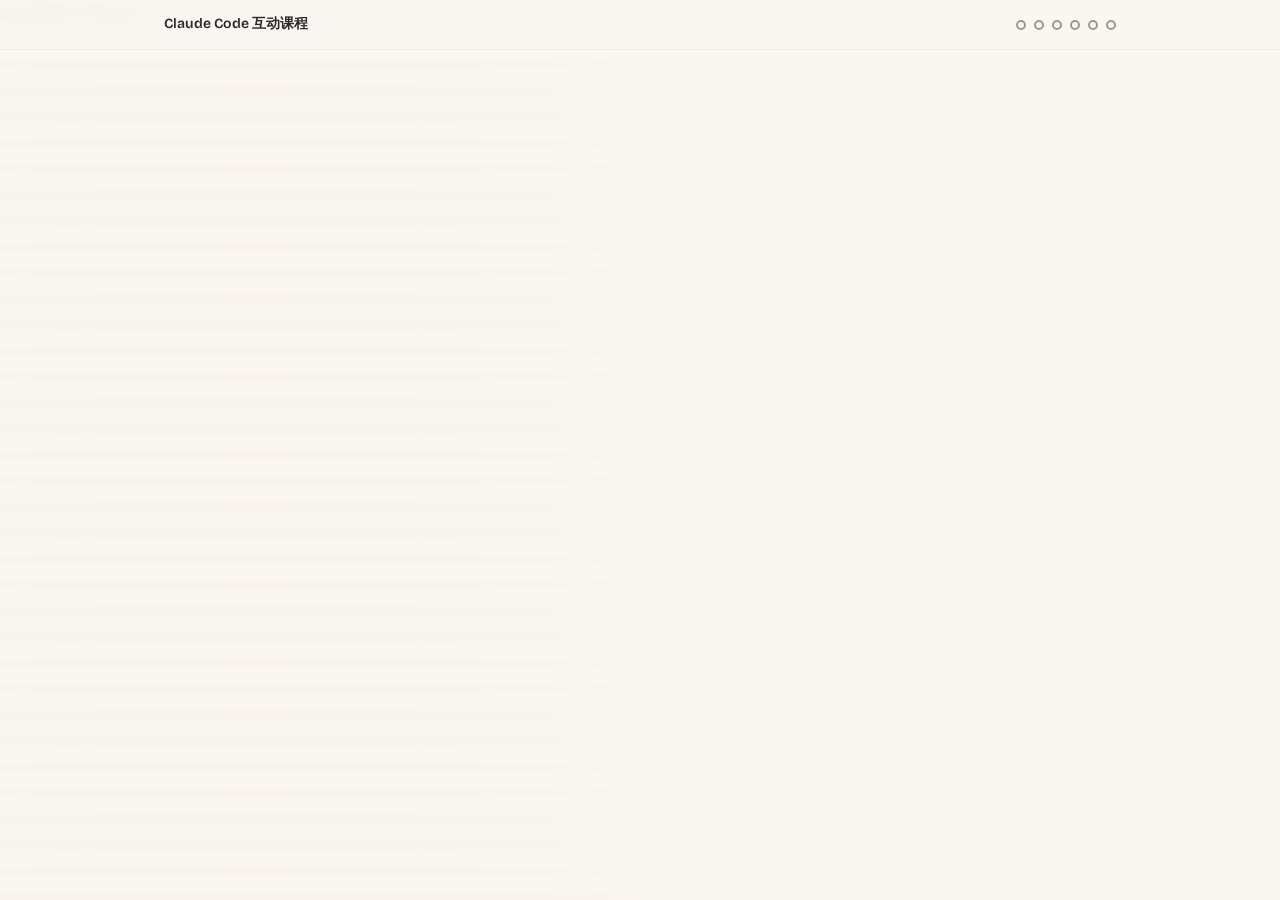
<file: 01-claude-code/_base.html>
<!DOCTYPE html>
<html lang="zh-CN">
<head>
  <meta charset="UTF-8">
  <meta name="viewport" content="width=device-width, initial-scale=1.0">
  <title>Claude Code 互动课程 — From Vibe Coding to Agentic Engineering</title>
  <meta name="description" content="Claude Code 中英双语互动课程，分 6 个模块：认识 Claude Code、核心概念、命令与技能、智能体与工作流、设置与 MCP、最佳实践。">
  <meta property="og:type" content="website">
  <meta property="og:title" content="Claude Code 互动课程 — From Vibe Coding to Agentic Engineering">
  <meta property="og:description" content="Claude Code 中英双语互动课程，分 6 个模块：认识 Claude Code、核心概念、命令与技能、智能体与工作流、设置与 MCP、最佳实践。">
  <meta property="og:locale" content="zh_CN">
  <meta name="twitter:card" content="summary">
  <link rel="preconnect" href="https://fonts.googleapis.com">
  <link rel="preconnect" href="https://fonts.gstatic.com" crossorigin>
  <!-- 字体表不阻塞首屏：国内网络访问 Google Fonts 常超时，原来的写法会一直白屏到请求失败；现在先用系统字体显示，字体到了再换上 -->
  <link href="https://fonts.googleapis.com/css2?family=Bricolage+Grotesque:opsz,wght@12..96,400;12..96,600;12..96,700;12..96,800&family=DM+Sans:ital,opsz,wght@0,9..40,300;0,9..40,400;0,9..40,500;0,9..40,600;0,9..40,700;1,9..40,400;1,9..40,500&family=JetBrains+Mono:wght@400;500;600&display=swap" rel="stylesheet" media="print" onload="this.onload=null;this.media='all'">
  <noscript><link href="https://fonts.googleapis.com/css2?family=Bricolage+Grotesque:opsz,wght@12..96,400;12..96,600;12..96,700;12..96,800&family=DM+Sans:ital,opsz,wght@0,9..40,300;0,9..40,400;0,9..40,500;0,9..40,600;0,9..40,700;1,9..40,400;1,9..40,500&family=JetBrains+Mono:wght@400;500;600&display=swap" rel="stylesheet"></noscript>
  <link rel="stylesheet" href="styles.css">
  <style>
    :root { --color-accent: #D94F30; --color-accent-hover: #C4432A; --color-accent-light: #FDEEE9; --color-accent-muted: #E8836C; }
  </style>
</head>
<body>
  <nav class="nav">
    <div class="progress-bar" role="progressbar" aria-valuenow="0"></div>
    <div class="nav-inner">
      <span class="nav-title">Claude Code 互动课程</span>
      <div class="nav-dots">
        <button class="nav-dot" data-target="module-1" data-tooltip="模块 1 — 认识 Claude Code" role="tab" aria-label="Module 1"></button>
        <button class="nav-dot" data-target="module-2" data-tooltip="模块 2 — 核心概念" role="tab" aria-label="Module 2"></button>
        <button class="nav-dot" data-target="module-3" data-tooltip="模块 3 — 命令与技能" role="tab" aria-label="Module 3"></button>
        <button class="nav-dot" data-target="module-4" data-tooltip="模块 4 — 智能体与工作流" role="tab" aria-label="Module 4"></button>
        <button class="nav-dot" data-target="module-5" data-tooltip="模块 5 — 设置与 MCP" role="tab" aria-label="Module 5"></button>
        <button class="nav-dot" data-target="module-6" data-tooltip="模块 6 — 最佳实践" role="tab" aria-label="Module 6"></button>
      </div>
    </div>
  </nav>

  <div id="modules-container">@@MODULES@@</div>

  <script src="main.js"></script>
</body>
</html>
</file>
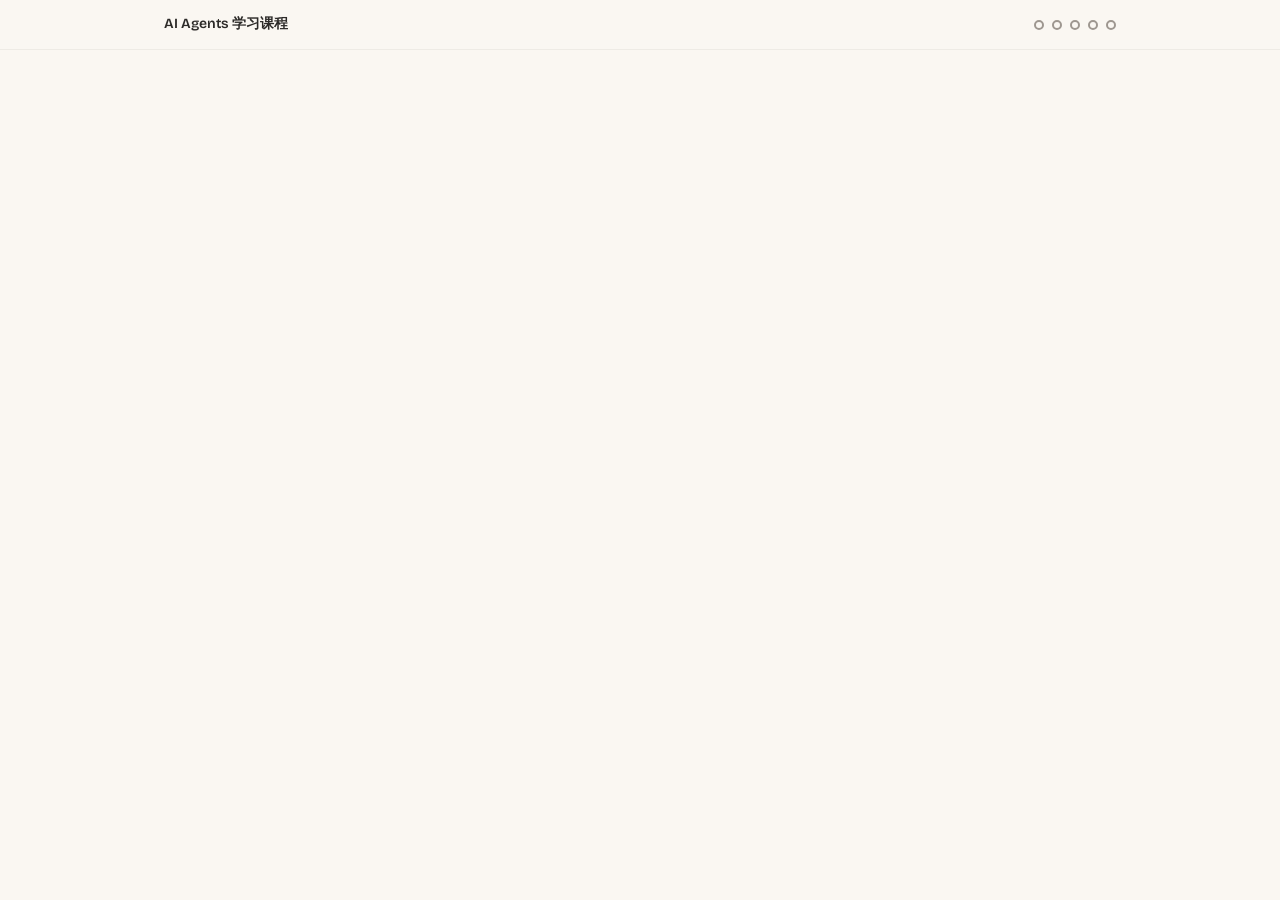
<file: 02-ai-agents/_base.html>
<!DOCTYPE html>
<html lang="zh-CN">
<head>
  <meta charset="UTF-8">
  <meta name="viewport" content="width=device-width, initial-scale=1.0">
  <title>AI Agents 学习课程 — AI Agents Learning Course</title>
  <meta name="description" content="AI Agents 中英双语学习课程，分 5 个模块：AI 智能体入门（Datawhale Hello-Agents）、行业案例库、Jupyter 实战教程、框架对比学习、微软系统课程。">
  <meta property="og:type" content="website">
  <meta property="og:title" content="AI Agents 学习课程 — AI Agents Learning Course">
  <meta property="og:description" content="AI Agents 中英双语学习课程，分 5 个模块：AI 智能体入门（Datawhale Hello-Agents）、行业案例库、Jupyter 实战教程、框架对比学习、微软系统课程。">
  <meta property="og:locale" content="zh_CN">
  <meta name="twitter:card" content="summary">

  <!-- Google Fonts: Noto Sans SC (Chinese) + Bricolage Grotesque · DM Sans · JetBrains Mono -->
  <link rel="preconnect" href="https://fonts.googleapis.com">
  <link rel="preconnect" href="https://fonts.gstatic.com" crossorigin>
  <!-- 字体表不阻塞首屏：国内网络访问 Google Fonts 常超时，原来的写法会一直白屏到请求失败；现在先用系统字体显示，字体到了再换上 -->
  <link href="https://fonts.googleapis.com/css2?family=Noto+Sans+SC:wght@300;400;500;700&family=Bricolage+Grotesque:opsz,wght@12..96,400;12..96,600;12..96,700;12..96,800&family=DM+Sans:ital,opsz,wght@0,9..40,300;0,9..40,400;0,9..40,500;0,9..40,600;0,9..40,700;1,9..40,400;1,9..40,500&family=JetBrains+Mono:wght@400;500;600&display=swap" rel="stylesheet" media="print" onload="this.onload=null;this.media='all'">
  <noscript><link href="https://fonts.googleapis.com/css2?family=Noto+Sans+SC:wght@300;400;500;700&family=Bricolage+Grotesque:opsz,wght@12..96,400;12..96,600;12..96,700;12..96,800&family=DM+Sans:ital,opsz,wght@0,9..40,300;0,9..40,400;0,9..40,500;0,9..40,600;0,9..40,700;1,9..40,400;1,9..40,500&family=JetBrains+Mono:wght@400;500;600&display=swap" rel="stylesheet"></noscript>

  <link rel="stylesheet" href="styles.css">

  <style>
    :root {
      --color-accent:       #2A7B9B;
      --color-accent-hover: #1F6280;
      --color-accent-light: #E4F2F7;
      --color-accent-muted: #5A9DB8;
    }
  </style>

  <script src="main.js" defer></script>
</head>
<body>

  <nav class="nav" id="nav">
    <div class="progress-bar" id="progress-bar" role="progressbar" aria-valuenow="0" aria-valuemin="0" aria-valuemax="100"></div>
    <div class="nav-inner">
      <span class="nav-title">AI Agents 学习课程</span>
      <div class="nav-dots" id="nav-dots" role="tablist">
        <button class="nav-dot" data-target="module-1" data-tooltip="AI智能体入门" role="tab" aria-label="Module 1: AI智能体入门"></button>
        <button class="nav-dot" data-target="module-2" data-tooltip="行业案例库" role="tab" aria-label="Module 2: 行业案例库"></button>
        <button class="nav-dot" data-target="module-3" data-tooltip="Jupyter实战教程" role="tab" aria-label="Module 3: Jupyter实战教程"></button>
        <button class="nav-dot" data-target="module-4" data-tooltip="框架对比学习" role="tab" aria-label="Module 4: 框架对比学习"></button>
        <button class="nav-dot" data-target="module-5" data-tooltip="微软系统课程" role="tab" aria-label="Module 5: 微软系统课程"></button>
      </div>
    </div>
  </nav>

  <main id="main">
</file>
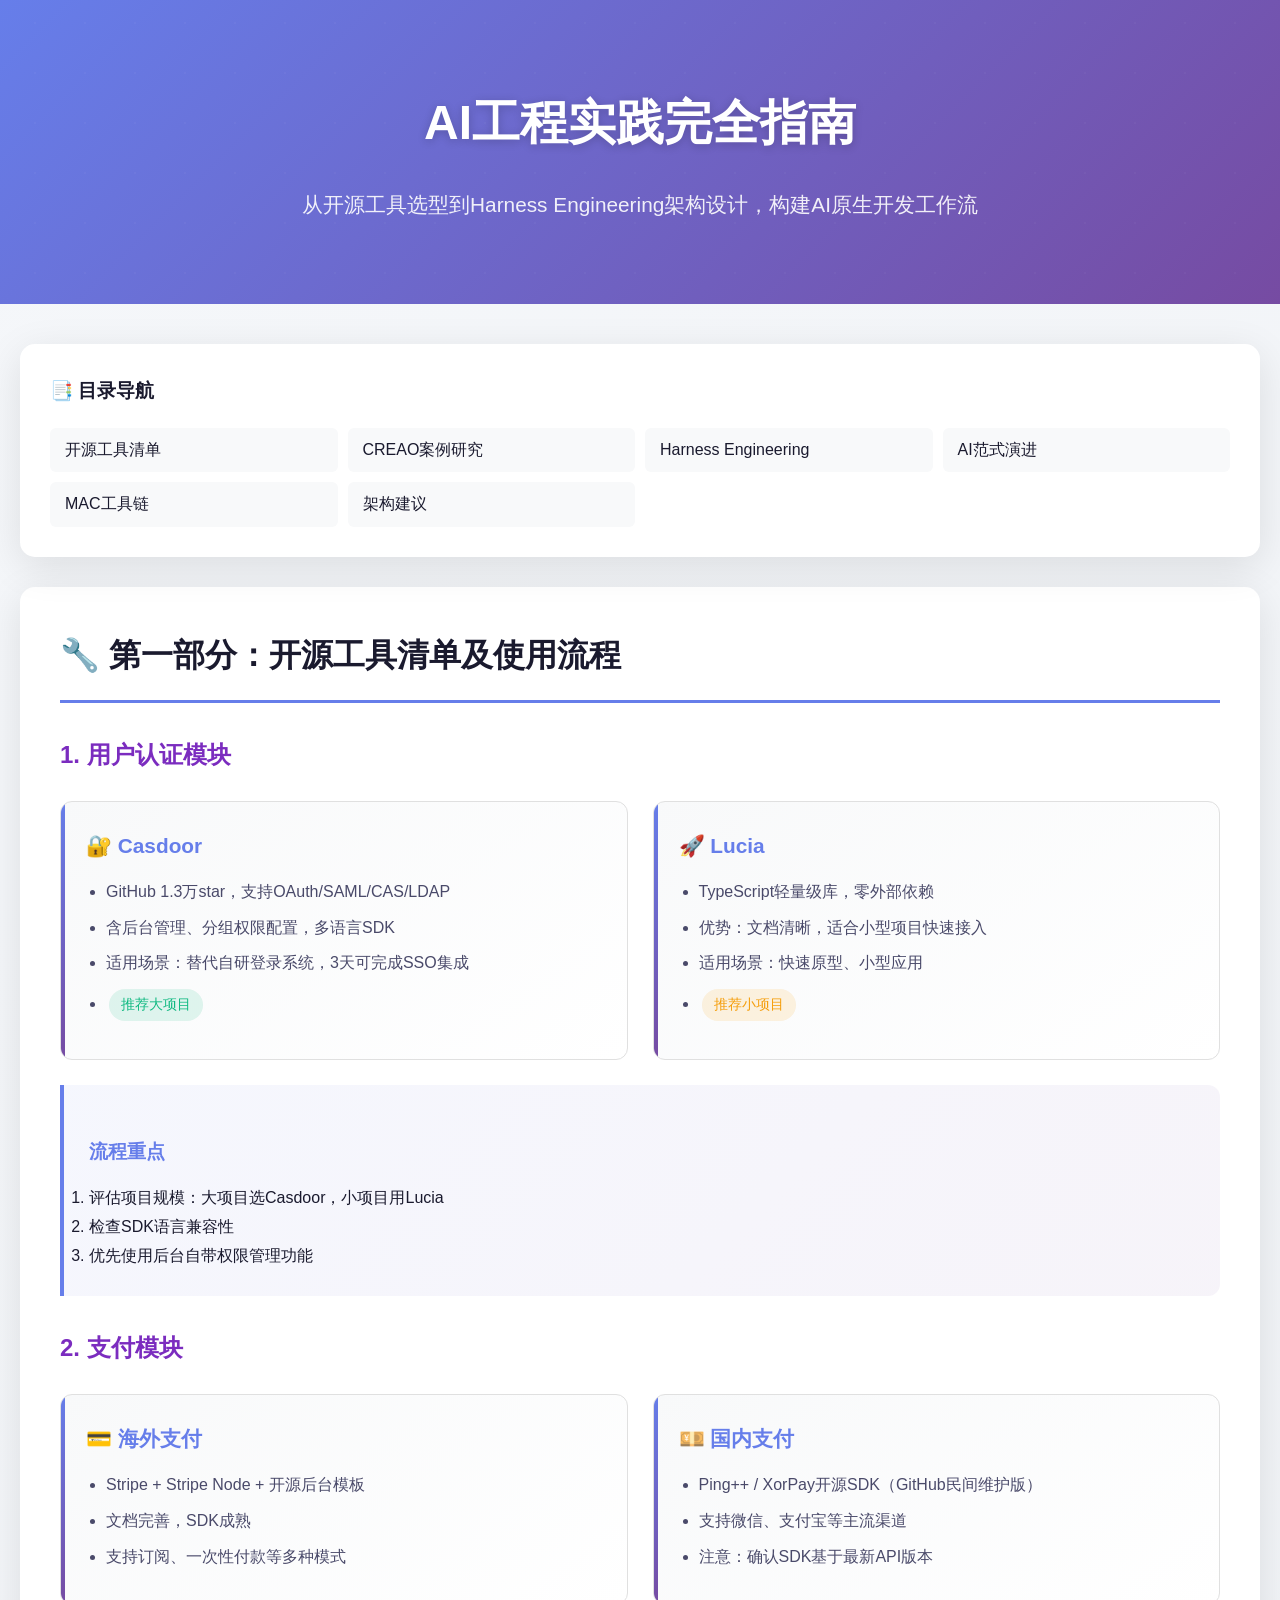
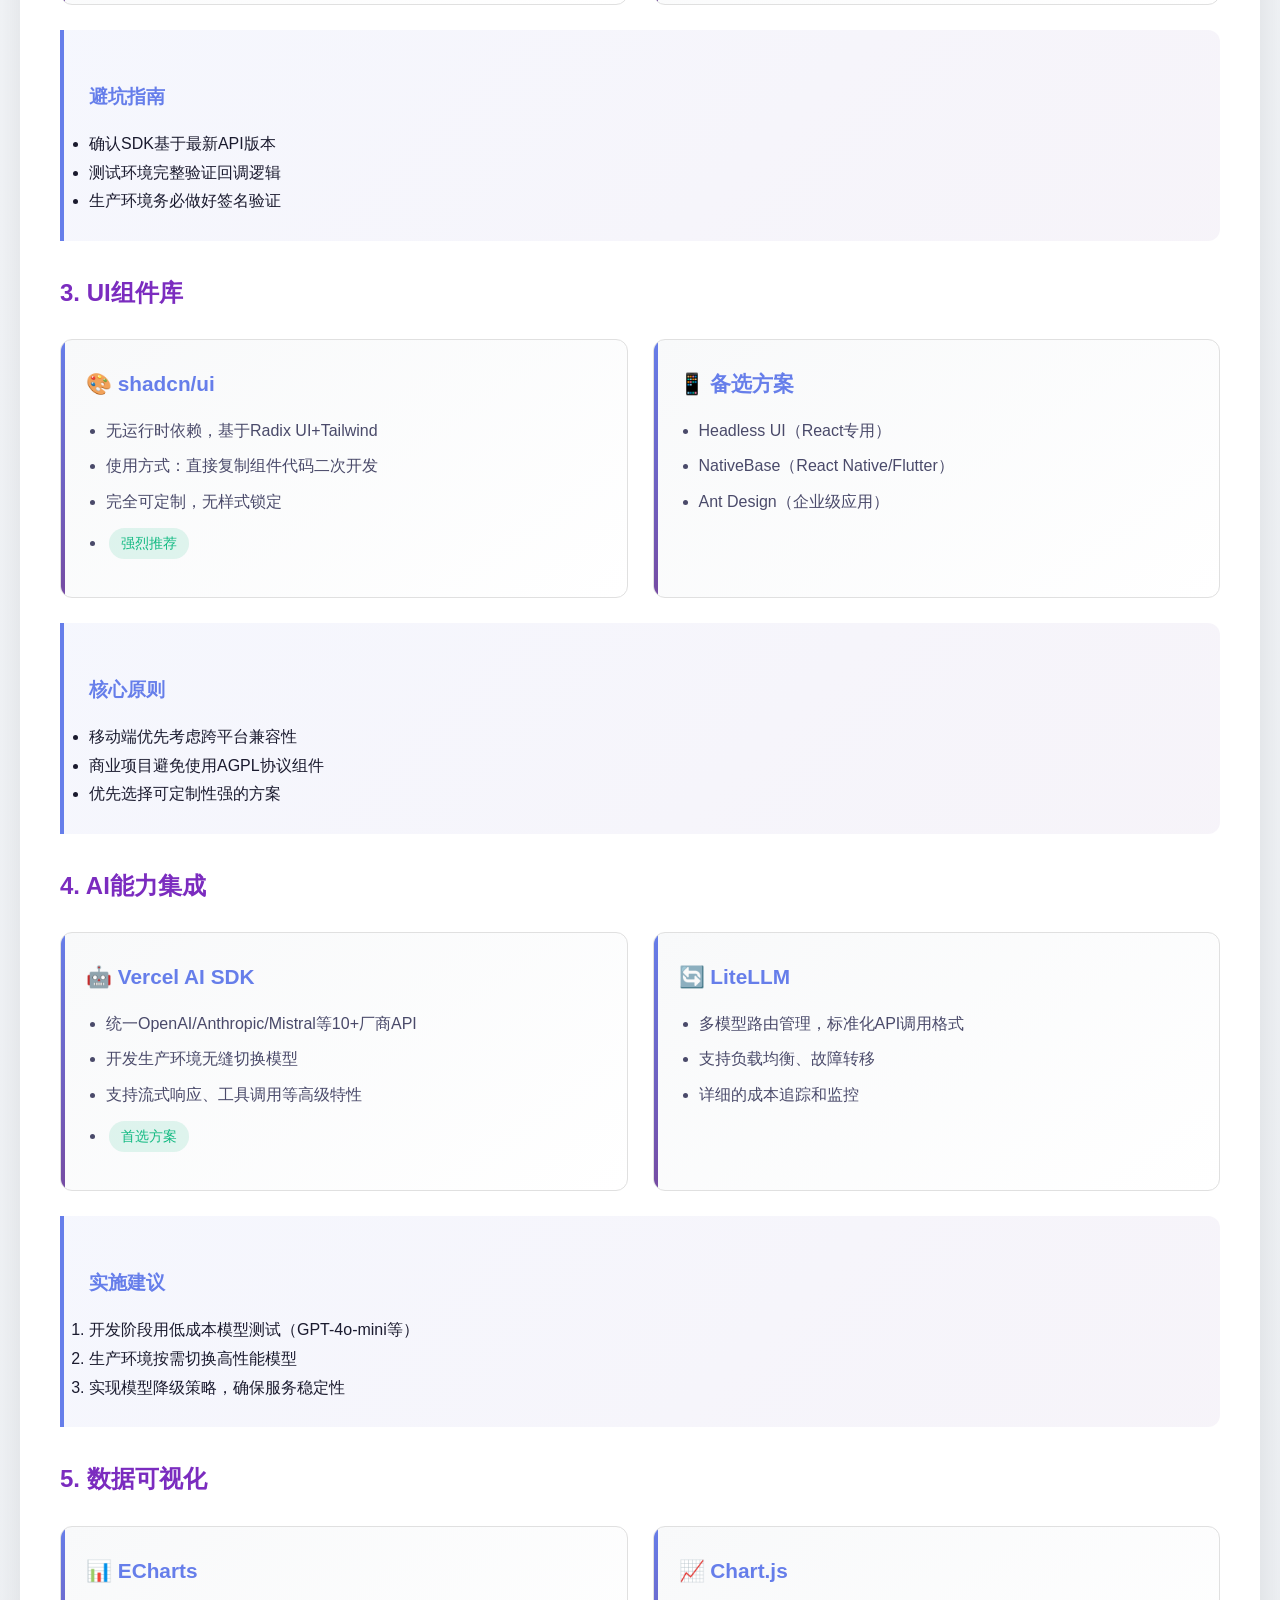
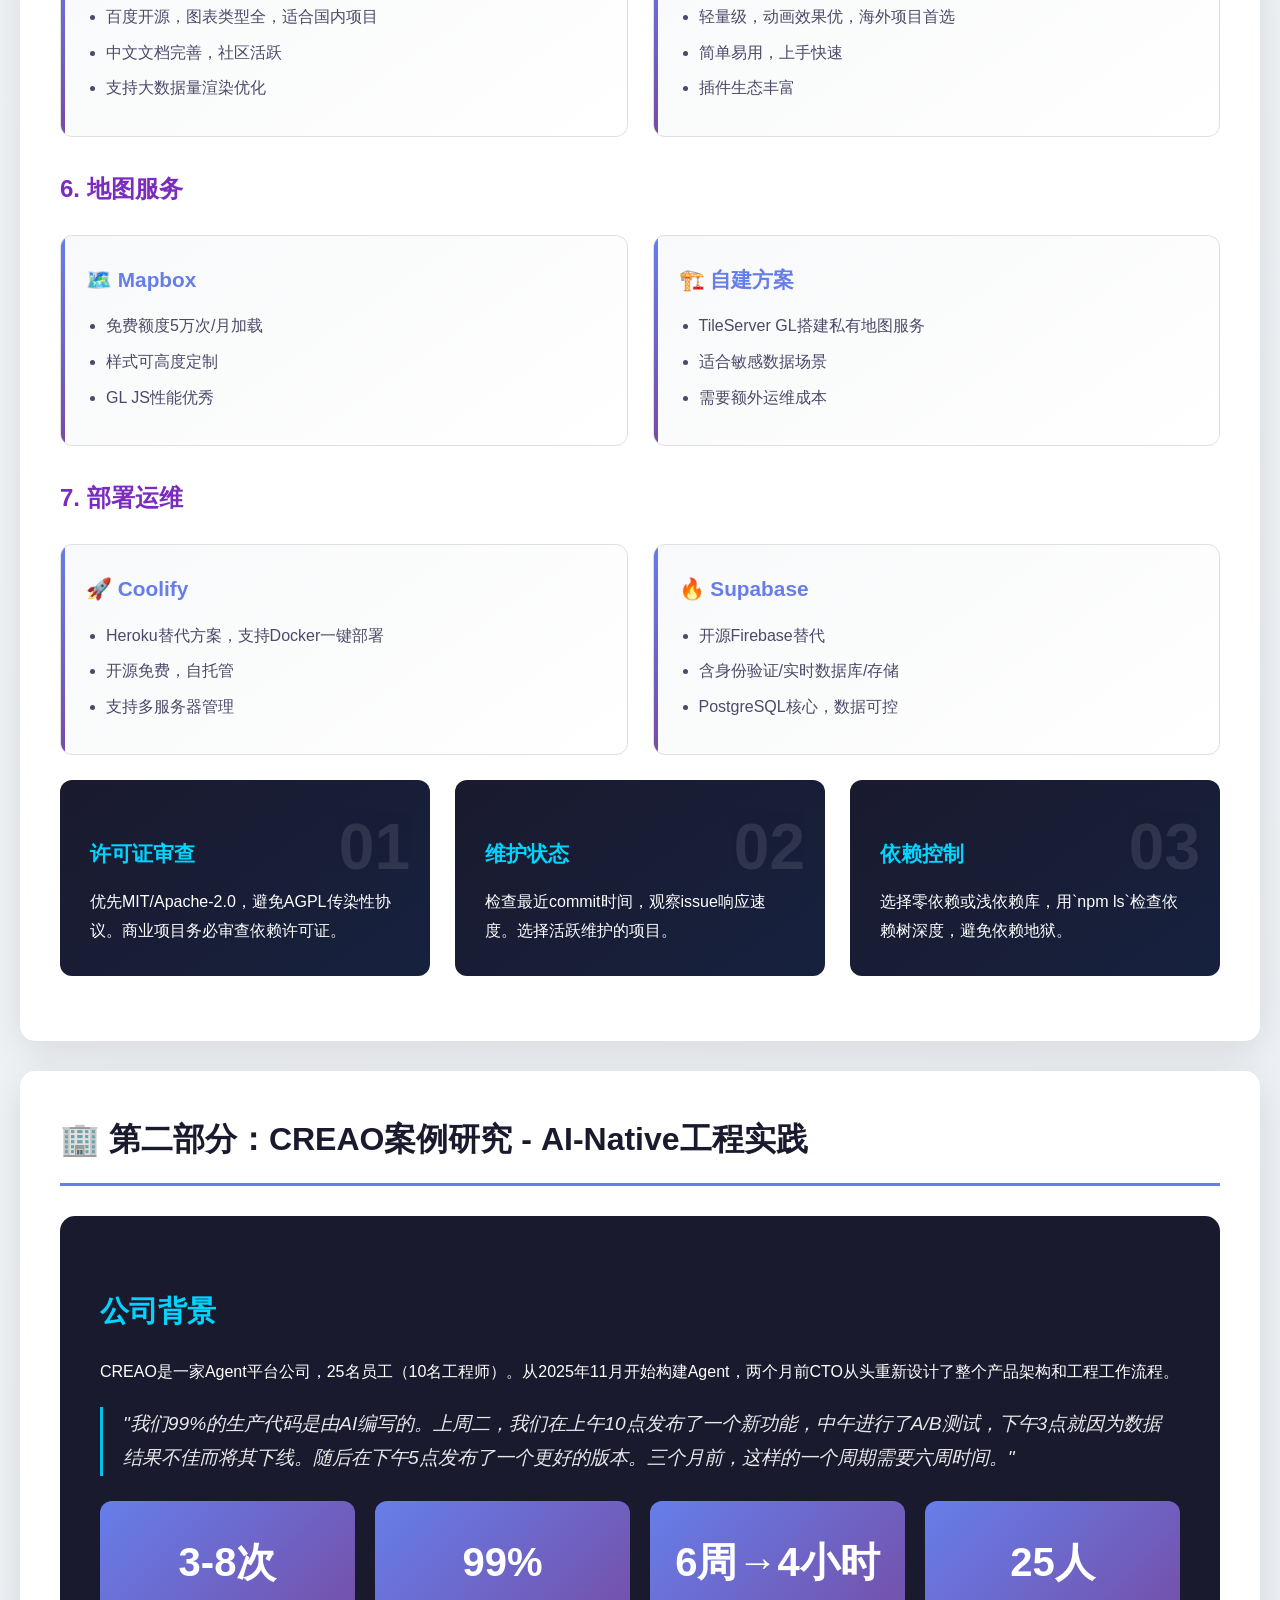
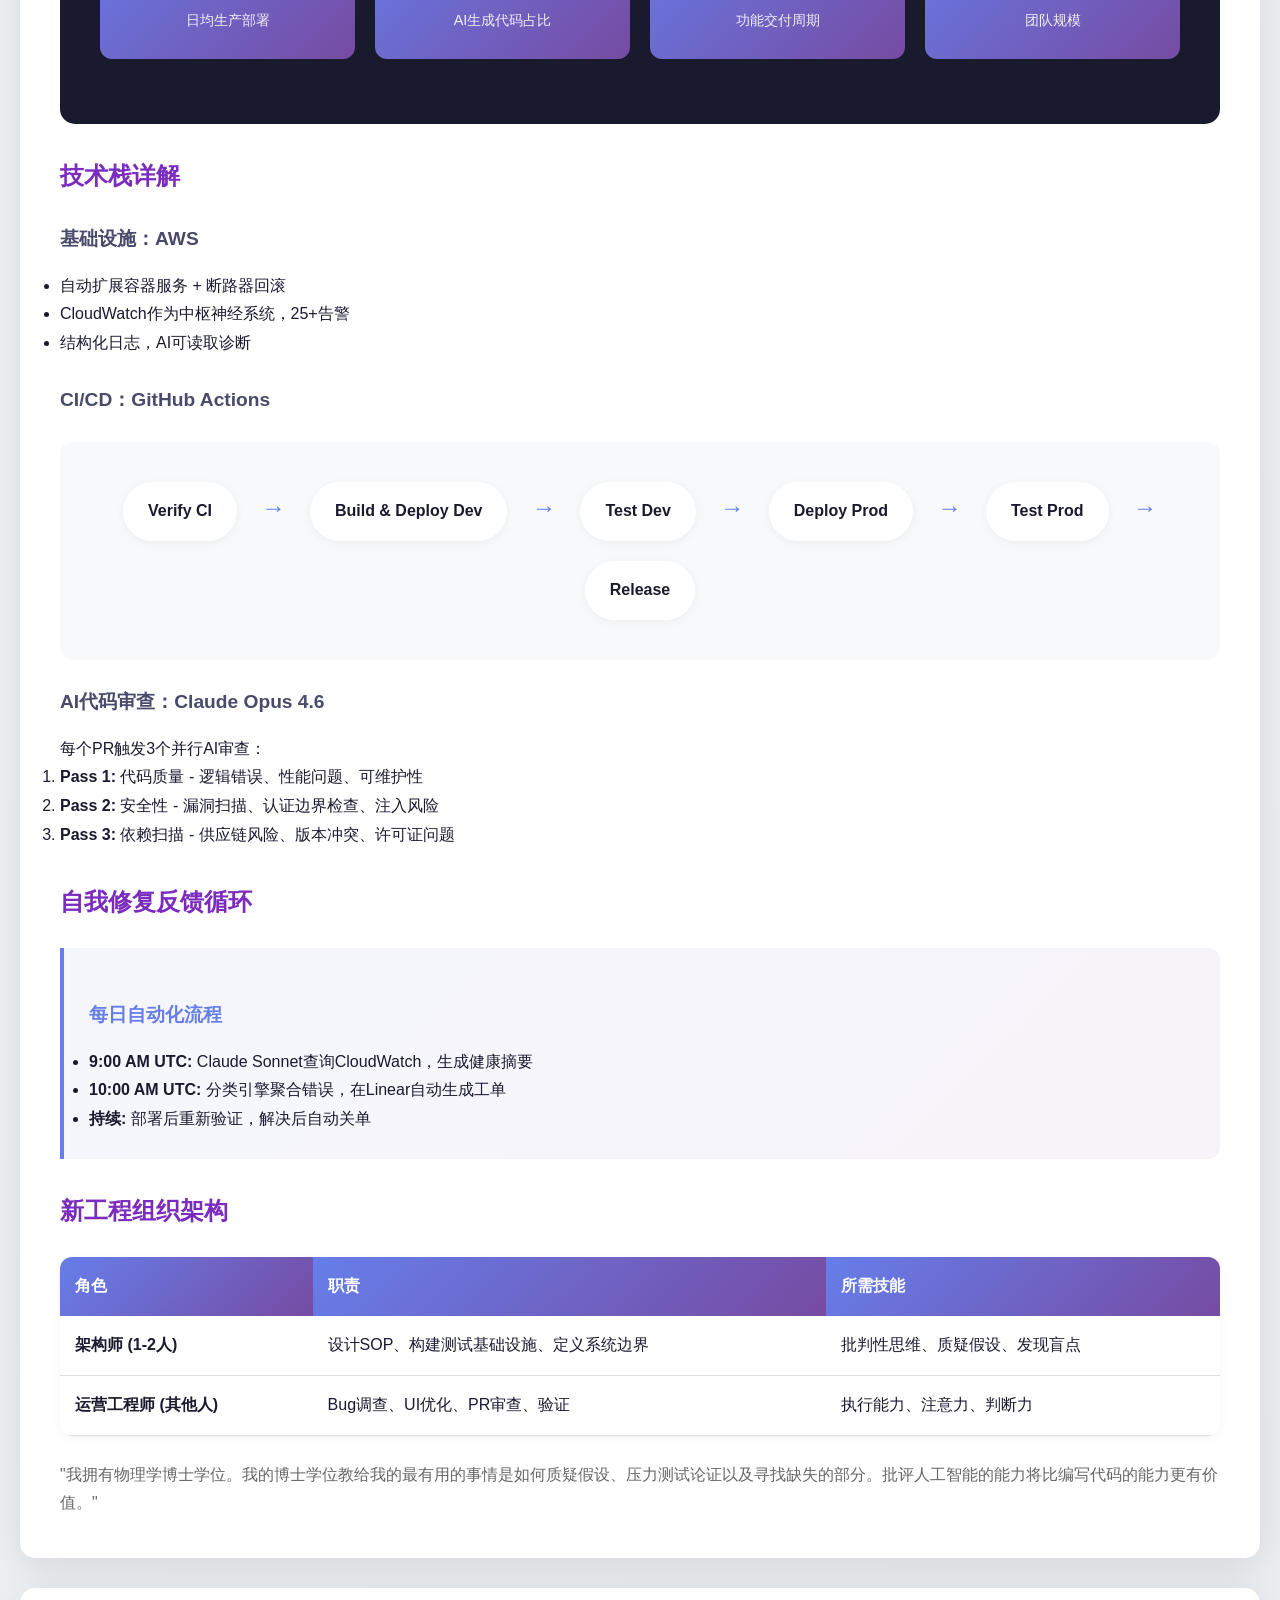
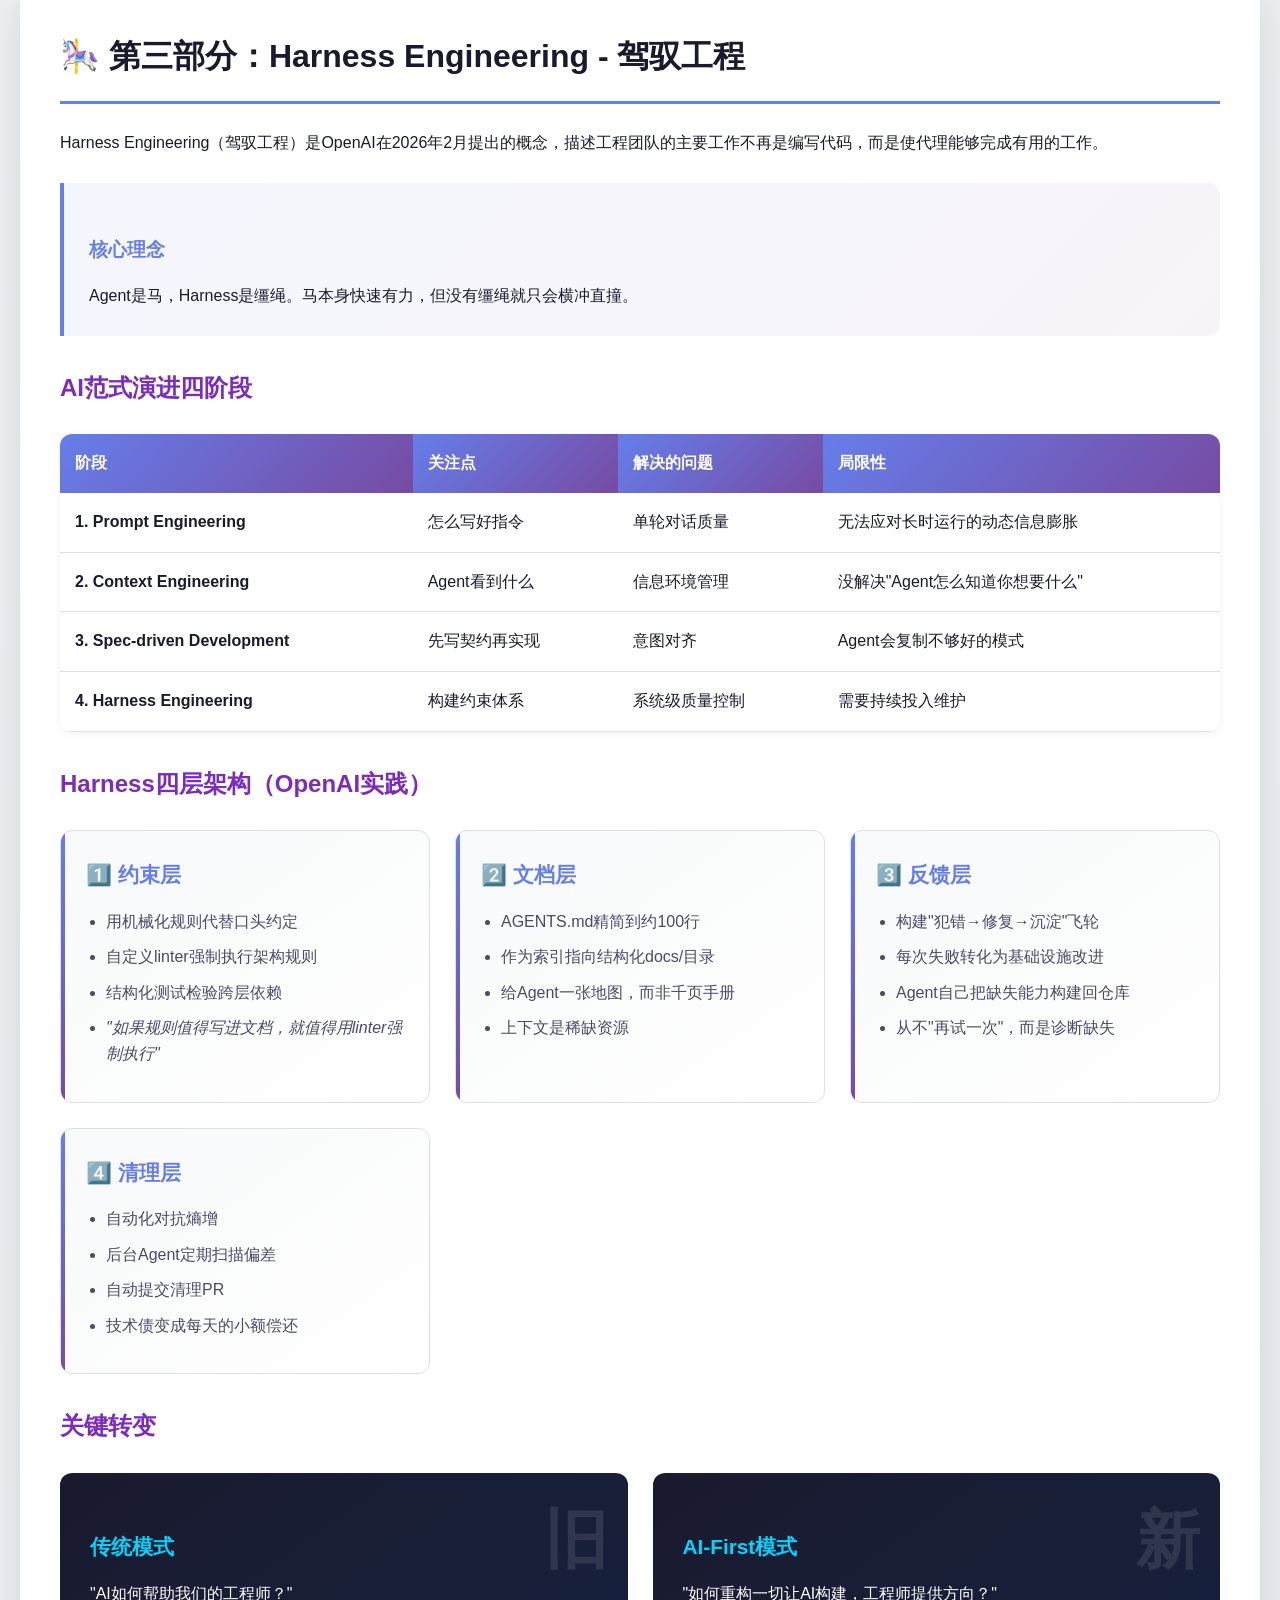
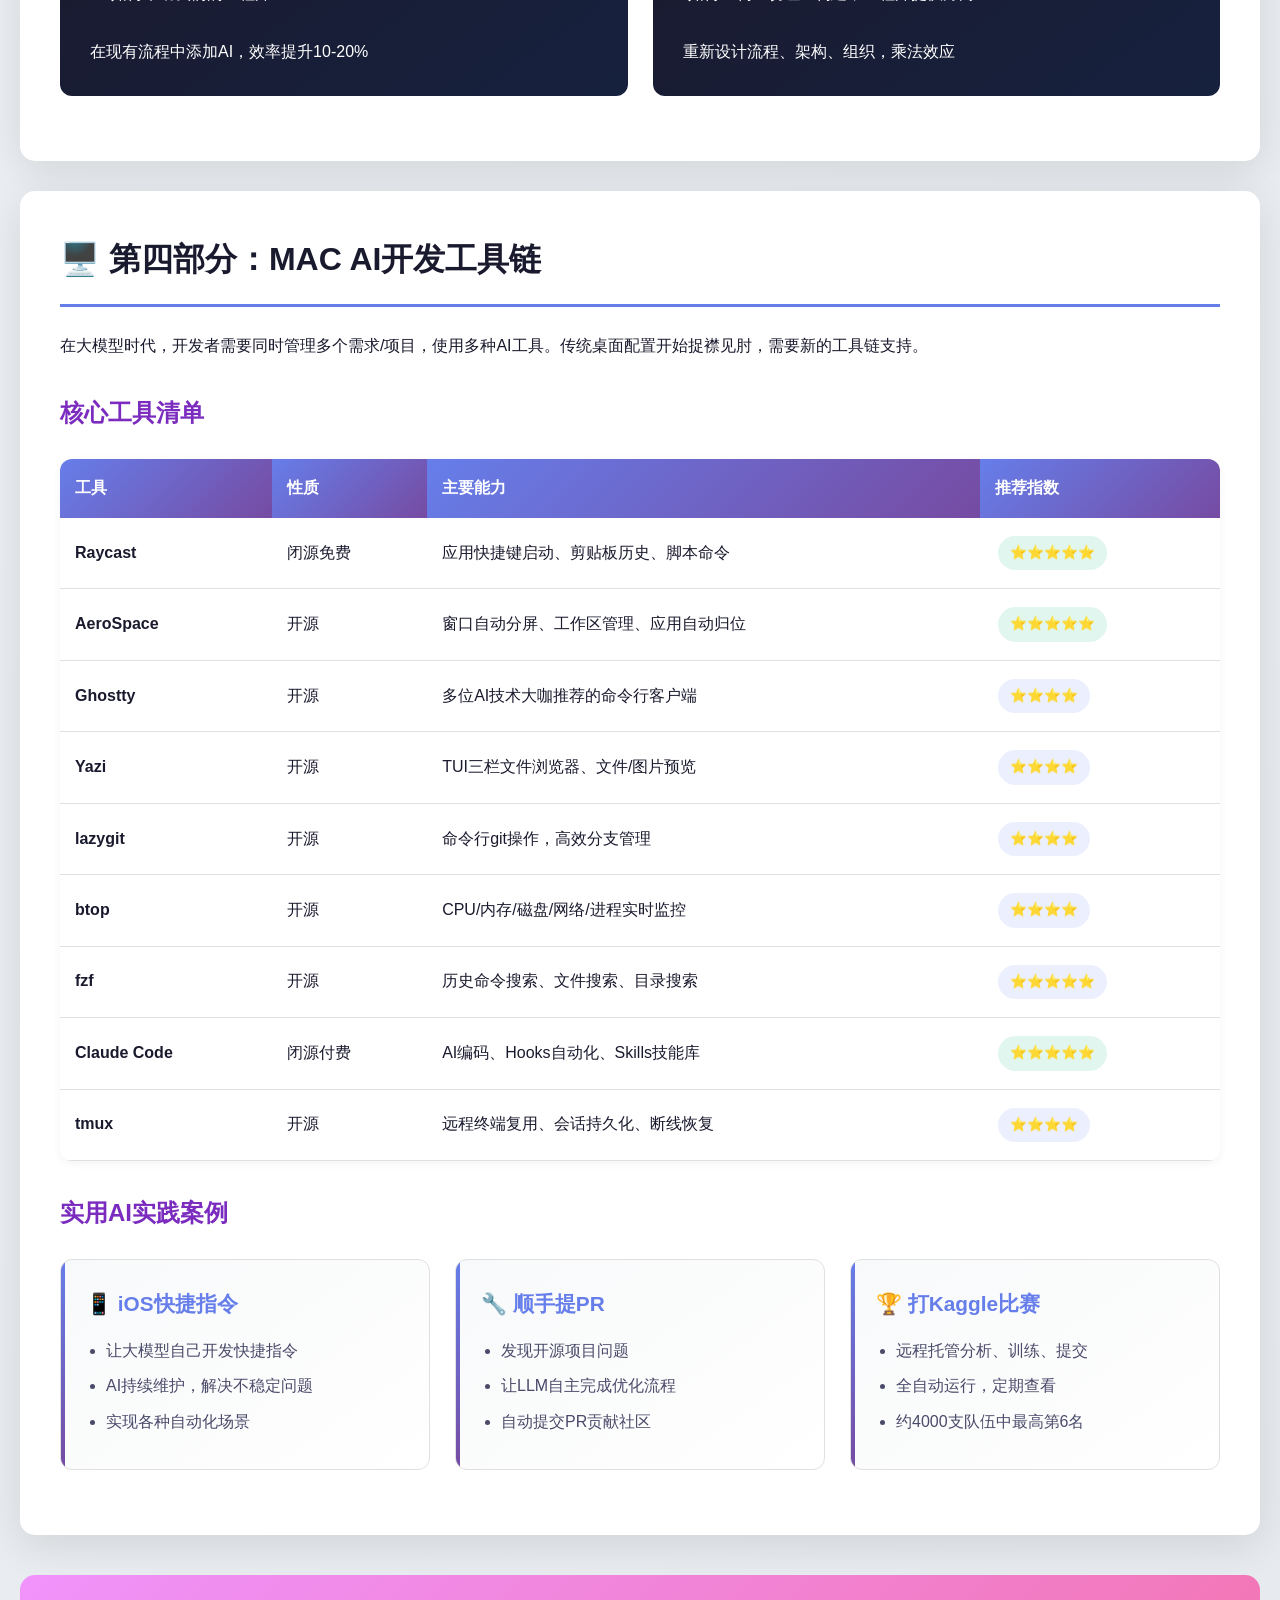
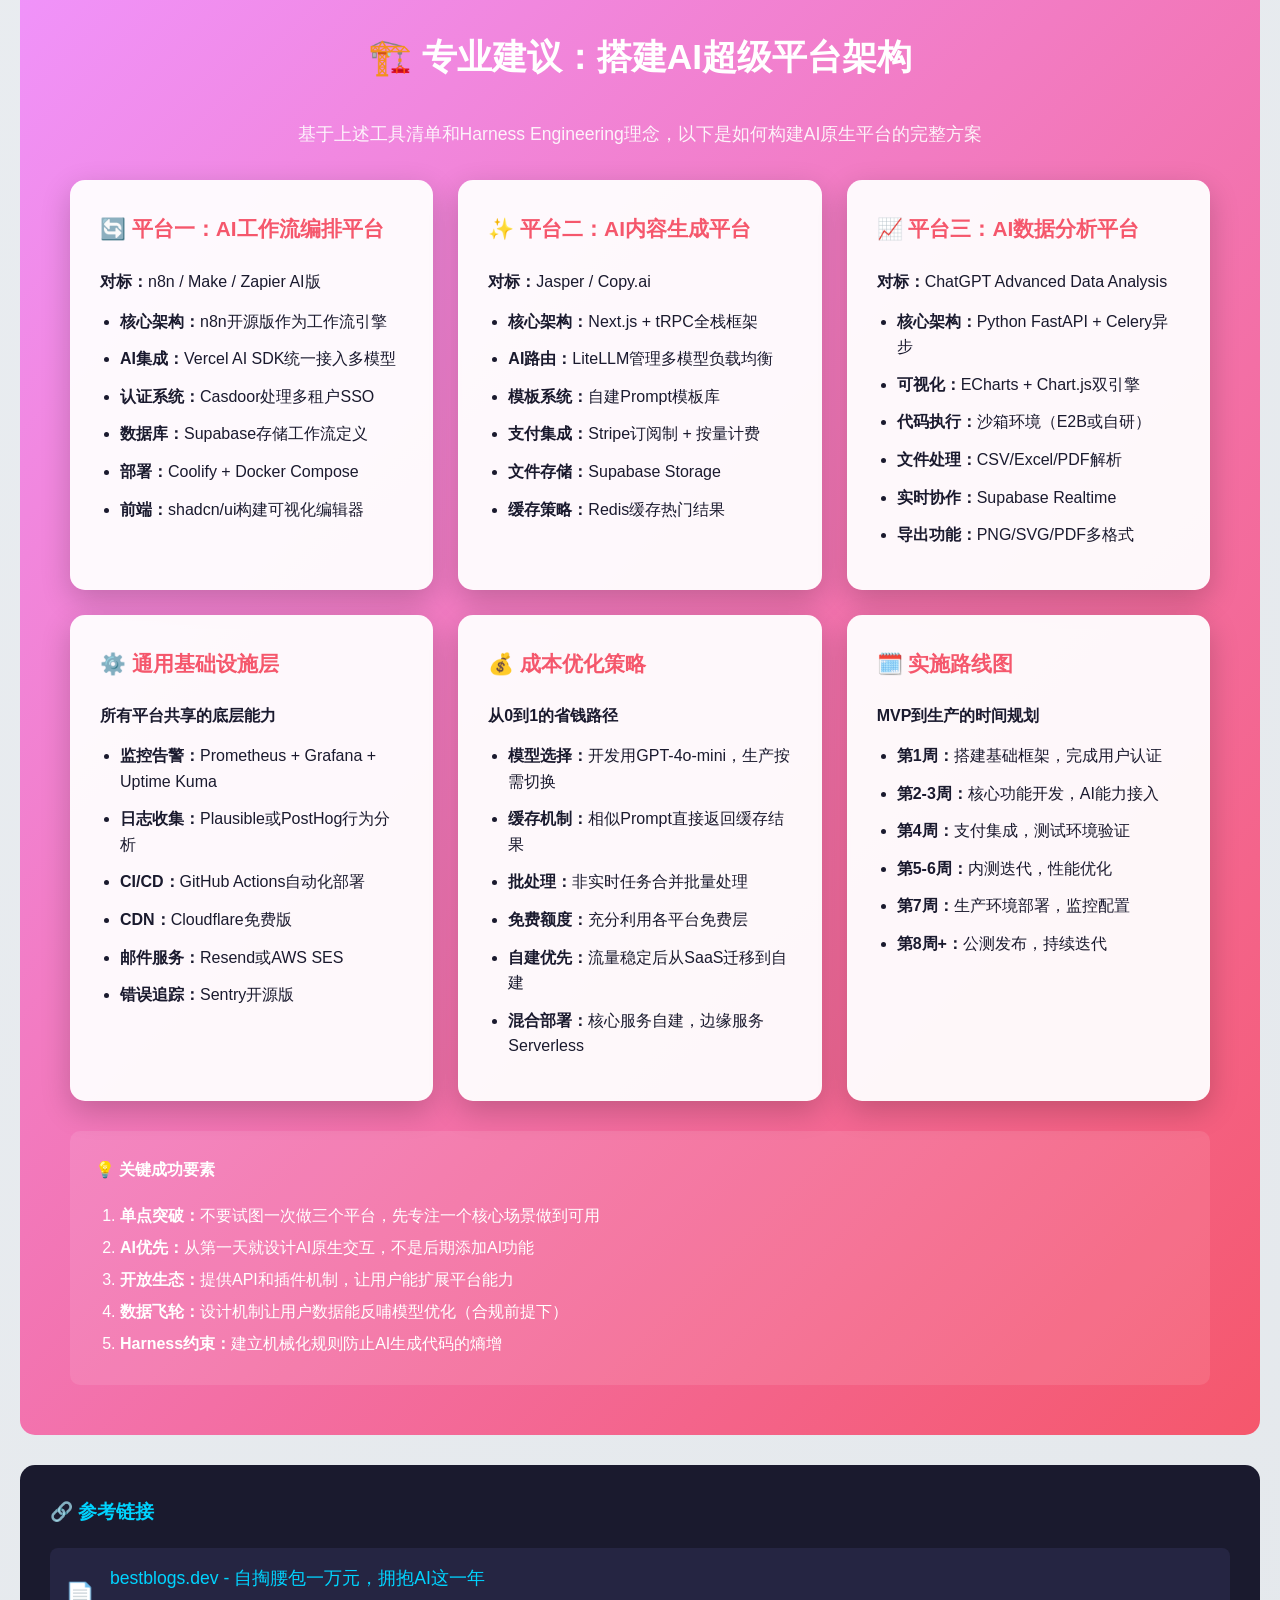
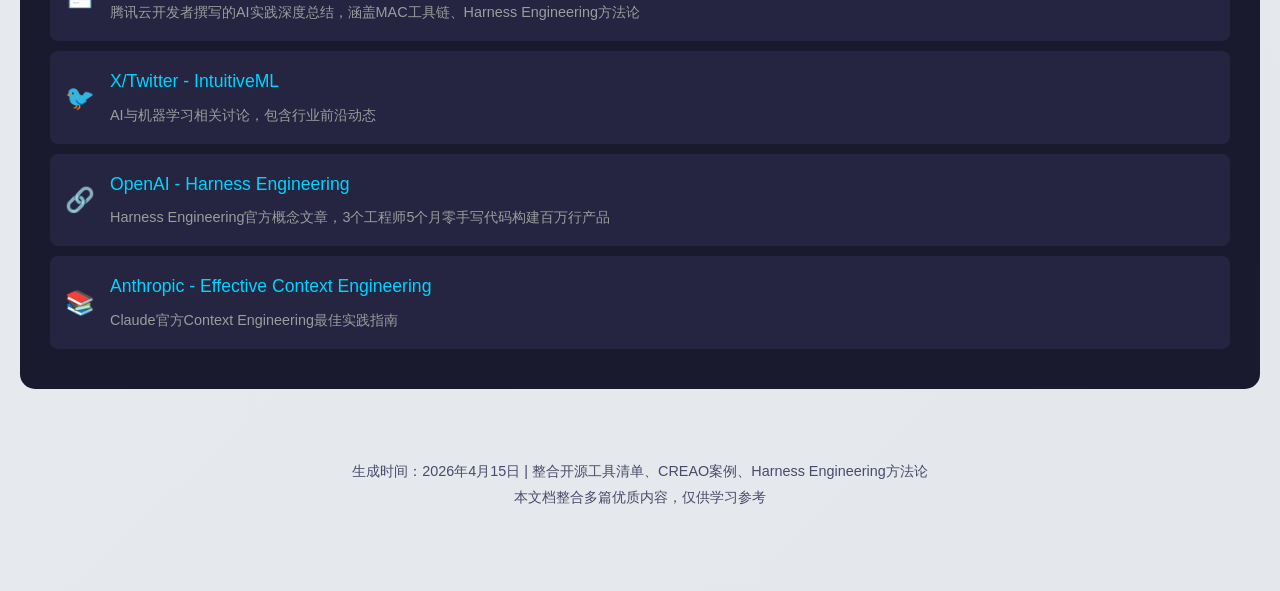
<file: 03-ai-startup/AI_Platforms_Complete_Guide.html>
<!DOCTYPE html>
<html lang="zh-CN">
<head>
    <meta charset="UTF-8">
    <meta name="viewport" content="width=device-width, initial-scale=1.0">
    <title>AI工程实践完全指南 - 从开源工具到Harness Engineering</title>
    <meta name="description" content="AI 工程实践完全指南：开源工具清单与使用流程、CREAO AI-Native 工程案例、Harness Engineering 驾驭工程、Mac AI 开发工具链和 AI 平台架构建议。">
    <meta property="og:type" content="article">
    <meta property="og:title" content="AI工程实践完全指南 - 从开源工具到Harness Engineering">
    <meta property="og:description" content="AI 工程实践完全指南：开源工具清单与使用流程、CREAO AI-Native 工程案例、Harness Engineering 驾驭工程、Mac AI 开发工具链和 AI 平台架构建议。">
    <meta property="og:locale" content="zh_CN">
    <meta name="twitter:card" content="summary">
    <style>
        * {
            margin: 0;
            padding: 0;
            box-sizing: border-box;
        }

        :root {
            --primary-gradient: linear-gradient(135deg, #667eea 0%, #764ba2 100%);
            --secondary-gradient: linear-gradient(135deg, #f093fb 0%, #f5576c 100%);
            --dark-bg: #1a1a2e;
            --card-bg: #ffffff;
            --text-primary: #1a1a2e;
            --text-secondary: #4a4a6a;
            --accent-blue: #00d4ff;
            --accent-purple: #7b2cbf;
            --border-radius: 15px;
            --shadow: 0 10px 40px rgba(0,0,0,0.1);
        }

        body {
            font-family: -apple-system, BlinkMacSystemFont, 'Segoe UI', 'PingFang SC', 'Hiragino Sans GB', 'Microsoft YaHei', sans-serif;
            line-height: 1.8;
            color: var(--text-primary);
            background: linear-gradient(135deg, #f5f7fa 0%, #e4e8ec 100%);
            min-height: 100vh;
        }

        .hero {
            background: var(--primary-gradient);
            color: white;
            padding: 80px 40px;
            text-align: center;
            position: relative;
            overflow: hidden;
        }

        .hero::before {
            content: '';
            position: absolute;
            top: -50%;
            left: -50%;
            width: 200%;
            height: 200%;
            background: radial-gradient(circle, rgba(255,255,255,0.1) 1px, transparent 1px);
            background-size: 50px 50px;
            opacity: 0.3;
        }

        .hero h1 {
            font-size: 3em;
            margin-bottom: 20px;
            position: relative;
            text-shadow: 0 2px 10px rgba(0,0,0,0.2);
        }

        .hero p {
            font-size: 1.3em;
            opacity: 0.9;
            max-width: 800px;
            margin: 0 auto;
            position: relative;
        }

        .container {
            max-width: 1400px;
            margin: 0 auto;
            padding: 40px 20px;
        }

        .section {
            background: var(--card-bg);
            border-radius: var(--border-radius);
            padding: 40px;
            margin-bottom: 30px;
            box-shadow: var(--shadow);
        }

        .section h2 {
            font-size: 2em;
            margin-bottom: 25px;
            color: var(--text-primary);
            display: flex;
            align-items: center;
            gap: 15px;
            padding-bottom: 15px;
            border-bottom: 3px solid #667eea;
        }

        .section h3 {
            font-size: 1.5em;
            margin: 30px 0 20px 0;
            color: var(--accent-purple);
        }

        .section h4 {
            font-size: 1.2em;
            margin: 25px 0 15px 0;
            color: var(--text-secondary);
        }

        .tool-grid {
            display: grid;
            grid-template-columns: repeat(auto-fit, minmax(350px, 1fr));
            gap: 25px;
            margin: 25px 0;
        }

        .tool-card {
            background: linear-gradient(145deg, #f8f9fa 0%, #ffffff 100%);
            border: 1px solid #e0e0e0;
            border-radius: 12px;
            padding: 25px;
            transition: all 0.3s ease;
            position: relative;
            overflow: hidden;
        }

        .tool-card::before {
            content: '';
            position: absolute;
            top: 0;
            left: 0;
            width: 4px;
            height: 100%;
            background: var(--primary-gradient);
        }

        .tool-card:hover {
            transform: translateY(-5px);
            box-shadow: 0 15px 40px rgba(102, 126, 234, 0.15);
        }

        .tool-card h4 {
            color: #667eea;
            font-size: 1.3em;
            margin: 0 0 15px 0;
            display: flex;
            align-items: center;
            gap: 10px;
        }

        .tool-card ul {
            margin-left: 20px;
            color: var(--text-secondary);
        }

        .tool-card li {
            margin: 10px 0;
            line-height: 1.6;
        }

        .highlight-box {
            background: linear-gradient(135deg, #667eea10 0%, #764ba210 100%);
            border-left: 4px solid #667eea;
            padding: 25px;
            border-radius: 0 12px 12px 0;
            margin: 25px 0;
        }

        .highlight-box h4 {
            color: #667eea;
            margin-bottom: 15px;
            font-size: 1.2em;
        }

        .case-study {
            background: var(--dark-bg);
            color: white;
            border-radius: var(--border-radius);
            padding: 40px;
            margin: 30px 0;
        }

        .case-study h3 {
            color: var(--accent-blue);
            font-size: 1.8em;
            margin-bottom: 20px;
        }

        .case-study .quote {
            font-style: italic;
            font-size: 1.2em;
            border-left: 3px solid var(--accent-blue);
            padding-left: 20px;
            margin: 20px 0;
            opacity: 0.9;
        }

        .workflow-diagram {
            background: #f8f9fa;
            border-radius: 12px;
            padding: 30px;
            margin: 25px 0;
            text-align: center;
        }

        .workflow-step {
            display: inline-flex;
            align-items: center;
            background: white;
            padding: 15px 25px;
            margin: 10px;
            border-radius: 30px;
            box-shadow: 0 2px 10px rgba(0,0,0,0.05);
            font-weight: 600;
            color: var(--text-primary);
        }

        .workflow-arrow {
            font-size: 1.5em;
            color: #667eea;
            margin: 0 10px;
        }

        .metric-grid {
            display: grid;
            grid-template-columns: repeat(auto-fit, minmax(200px, 1fr));
            gap: 20px;
            margin: 25px 0;
        }

        .metric-card {
            background: var(--primary-gradient);
            color: white;
            padding: 25px;
            border-radius: 12px;
            text-align: center;
        }

        .metric-card .number {
            font-size: 2.5em;
            font-weight: bold;
            margin-bottom: 10px;
        }

        .metric-card .label {
            font-size: 0.9em;
            opacity: 0.9;
        }

        .principles-grid {
            display: grid;
            grid-template-columns: repeat(auto-fit, minmax(300px, 1fr));
            gap: 25px;
            margin: 25px 0;
        }

        .principle-card {
            background: linear-gradient(145deg, #1a1a2e 0%, #16213e 100%);
            color: white;
            padding: 30px;
            border-radius: 12px;
            position: relative;
            overflow: hidden;
        }

        .principle-card::before {
            content: attr(data-number);
            position: absolute;
            top: 10px;
            right: 20px;
            font-size: 4em;
            opacity: 0.1;
            font-weight: bold;
        }

        .principle-card h4 {
            color: var(--accent-blue);
            font-size: 1.3em;
            margin-bottom: 15px;
        }

        .comparison-table {
            width: 100%;
            border-collapse: collapse;
            margin: 25px 0;
            background: white;
            border-radius: 12px;
            overflow: hidden;
            box-shadow: 0 2px 10px rgba(0,0,0,0.05);
        }

        .comparison-table th {
            background: var(--primary-gradient);
            color: white;
            padding: 15px;
            text-align: left;
            font-weight: 600;
        }

        .comparison-table td {
            padding: 15px;
            border-bottom: 1px solid #e0e0e0;
        }

        .comparison-table tr:hover {
            background: #f8f9fa;
        }

        .tag {
            display: inline-block;
            padding: 5px 12px;
            background: #667eea20;
            color: #667eea;
            border-radius: 20px;
            font-size: 0.85em;
            margin: 3px;
            font-weight: 500;
        }

        .tag.green {
            background: #10b98120;
            color: #10b981;
        }

        .tag.orange {
            background: #f59e0b20;
            color: #f59e0b;
        }

        .tag.red {
            background: #ef444420;
            color: #ef4444;
        }

        .links-section {
            background: var(--dark-bg);
            color: white;
            padding: 30px;
            border-radius: var(--border-radius);
            margin: 30px 0;
        }

        .links-section h3 {
            color: var(--accent-blue);
            margin-bottom: 20px;
        }

        .link-item {
            display: flex;
            align-items: center;
            padding: 15px;
            margin: 10px 0;
            background: #252542;
            border-radius: 8px;
            transition: background 0.2s;
        }

        .link-item:hover {
            background: #303055;
        }

        .link-icon {
            font-size: 1.5em;
            margin-right: 15px;
        }

        .link-content a {
            color: var(--accent-blue);
            text-decoration: none;
            font-size: 1.1em;
        }

        .link-content a:hover {
            text-decoration: underline;
        }

        .link-content p {
            color: #9c9c9c;
            font-size: 0.9em;
            margin-top: 5px;
        }

        .professional-advice {
            background: var(--secondary-gradient);
            color: white;
            padding: 50px;
            border-radius: var(--border-radius);
            margin-top: 40px;
        }

        .professional-advice h2 {
            color: white;
            font-size: 2.2em;
            margin-bottom: 30px;
            text-align: center;
            border-bottom: none;
        }

        .advice-grid {
            display: grid;
            grid-template-columns: repeat(auto-fit, minmax(350px, 1fr));
            gap: 25px;
            margin-top: 30px;
        }

        .advice-card {
            background: rgba(255,255,255,0.95);
            color: var(--text-primary);
            padding: 30px;
            border-radius: 15px;
            box-shadow: 0 10px 30px rgba(0,0,0,0.2);
        }

        .advice-card h4 {
            color: #f5576c;
            font-size: 1.3em;
            margin-bottom: 20px;
            display: flex;
            align-items: center;
            gap: 10px;
        }

        .advice-card ul {
            margin-left: 20px;
        }

        .advice-card li {
            margin: 12px 0;
            line-height: 1.6;
        }

        .footer {
            text-align: center;
            padding: 40px;
            color: var(--text-secondary);
            font-size: 0.9em;
        }

        .toc {
            background: white;
            padding: 30px;
            border-radius: var(--border-radius);
            margin-bottom: 30px;
            box-shadow: var(--shadow);
            position: sticky;
            top: 20px;
            z-index: 100;
        }

        .toc h3 {
            margin-bottom: 20px;
            color: var(--text-primary);
        }

        .toc ul {
            list-style: none;
            display: grid;
            grid-template-columns: repeat(auto-fit, minmax(250px, 1fr));
            gap: 10px;
        }

        .toc li {
            padding: 8px 15px;
            background: #f8f9fa;
            border-radius: 6px;
            cursor: pointer;
            transition: all 0.2s;
        }

        .toc li:hover {
            background: #667eea20;
            color: #667eea;
        }

        @media (max-width: 768px) {
            .hero h1 {
                font-size: 2em;
            }
            .section {
                padding: 25px;
            }
            .tool-grid, .advice-grid {
                grid-template-columns: 1fr;
            }
            .table-scroll {
                overflow-x: auto;
                max-width: 100%;
            }
            .link-content a {
                padding-block: 9px;
            }
        }
    </style>
</head>
<body>
    <div class="hero">
        <h1>AI工程实践完全指南</h1>
        <p>从开源工具选型到Harness Engineering架构设计，构建AI原生开发工作流</p>
    </div>

    <div class="container">
        <!-- 目录 -->
        <div class="toc">
            <h3>📑 目录导航</h3>
            <ul>
                <li onclick="document.getElementById('opensource').scrollIntoView({behavior:'smooth'})">开源工具清单</li>
                <li onclick="document.getElementById('casestudy').scrollIntoView({behavior:'smooth'})">CREAO案例研究</li>
                <li onclick="document.getElementById('harness').scrollIntoView({behavior:'smooth'})">Harness Engineering</li>
                <li onclick="document.getElementById('evolution').scrollIntoView({behavior:'smooth'})">AI范式演进</li>
                <li onclick="document.getElementById('mac').scrollIntoView({behavior:'smooth'})">MAC工具链</li>
                <li onclick="document.getElementById('architecture').scrollIntoView({behavior:'smooth'})">架构建议</li>
            </ul>
        </div>

        <!-- 第一部分：开源工具清单 -->
        <div class="section" id="opensource">
            <h2>🔧 第一部分：开源工具清单及使用流程</h2>

            <h3>1. 用户认证模块</h3>
            <div class="tool-grid">
                <div class="tool-card">
                    <h4>🔐 Casdoor</h4>
                    <ul>
                        <li>GitHub 1.3万star，支持OAuth/SAML/CAS/LDAP</li>
                        <li>含后台管理、分组权限配置，多语言SDK</li>
                        <li>适用场景：替代自研登录系统，3天可完成SSO集成</li>
                        <li><span class="tag green">推荐大项目</span></li>
                    </ul>
                </div>
                <div class="tool-card">
                    <h4>🚀 Lucia</h4>
                    <ul>
                        <li>TypeScript轻量级库，零外部依赖</li>
                        <li>优势：文档清晰，适合小型项目快速接入</li>
                        <li>适用场景：快速原型、小型应用</li>
                        <li><span class="tag orange">推荐小项目</span></li>
                    </ul>
                </div>
            </div>

            <div class="highlight-box">
                <h4>流程重点</h4>
                <ol>
                    <li>评估项目规模：大项目选Casdoor，小项目用Lucia</li>
                    <li>检查SDK语言兼容性</li>
                    <li>优先使用后台自带权限管理功能</li>
                </ol>
            </div>

            <h3>2. 支付模块</h3>
            <div class="tool-grid">
                <div class="tool-card">
                    <h4>💳 海外支付</h4>
                    <ul>
                        <li>Stripe + Stripe Node + 开源后台模板</li>
                        <li>文档完善，SDK成熟</li>
                        <li>支持订阅、一次性付款等多种模式</li>
                    </ul>
                </div>
                <div class="tool-card">
                    <h4>💴 国内支付</h4>
                    <ul>
                        <li>Ping++ / XorPay开源SDK（GitHub民间维护版）</li>
                        <li>支持微信、支付宝等主流渠道</li>
                        <li>注意：确认SDK基于最新API版本</li>
                    </ul>
                </div>
            </div>

            <div class="highlight-box">
                <h4>避坑指南</h4>
                <ul>
                    <li>确认SDK基于最新API版本</li>
                    <li>测试环境完整验证回调逻辑</li>
                    <li>生产环境务必做好签名验证</li>
                </ul>
            </div>

            <h3>3. UI组件库</h3>
            <div class="tool-grid">
                <div class="tool-card">
                    <h4>🎨 shadcn/ui</h4>
                    <ul>
                        <li>无运行时依赖，基于Radix UI+Tailwind</li>
                        <li>使用方式：直接复制组件代码二次开发</li>
                        <li>完全可定制，无样式锁定</li>
                        <li><span class="tag green">强烈推荐</span></li>
                    </ul>
                </div>
                <div class="tool-card">
                    <h4>📱 备选方案</h4>
                    <ul>
                        <li>Headless UI（React专用）</li>
                        <li>NativeBase（React Native/Flutter）</li>
                        <li>Ant Design（企业级应用）</li>
                    </ul>
                </div>
            </div>

            <div class="highlight-box">
                <h4>核心原则</h4>
                <ul>
                    <li>移动端优先考虑跨平台兼容性</li>
                    <li>商业项目避免使用AGPL协议组件</li>
                    <li>优先选择可定制性强的方案</li>
                </ul>
            </div>

            <h3>4. AI能力集成</h3>
            <div class="tool-grid">
                <div class="tool-card">
                    <h4>🤖 Vercel AI SDK</h4>
                    <ul>
                        <li>统一OpenAI/Anthropic/Mistral等10+厂商API</li>
                        <li>开发生产环境无缝切换模型</li>
                        <li>支持流式响应、工具调用等高级特性</li>
                        <li><span class="tag green">首选方案</span></li>
                    </ul>
                </div>
                <div class="tool-card">
                    <h4>🔄 LiteLLM</h4>
                    <ul>
                        <li>多模型路由管理，标准化API调用格式</li>
                        <li>支持负载均衡、故障转移</li>
                        <li>详细的成本追踪和监控</li>
                    </ul>
                </div>
            </div>

            <div class="highlight-box">
                <h4>实施建议</h4>
                <ol>
                    <li>开发阶段用低成本模型测试（GPT-4o-mini等）</li>
                    <li>生产环境按需切换高性能模型</li>
                    <li>实现模型降级策略，确保服务稳定性</li>
                </ol>
            </div>

            <h3>5. 数据可视化</h3>
            <div class="tool-grid">
                <div class="tool-card">
                    <h4>📊 ECharts</h4>
                    <ul>
                        <li>百度开源，图表类型全，适合国内项目</li>
                        <li>中文文档完善，社区活跃</li>
                        <li>支持大数据量渲染优化</li>
                    </ul>
                </div>
                <div class="tool-card">
                    <h4>📈 Chart.js</h4>
                    <ul>
                        <li>轻量级，动画效果优，海外项目首选</li>
                        <li>简单易用，上手快速</li>
                        <li>插件生态丰富</li>
                    </ul>
                </div>
            </div>

            <h3>6. 地图服务</h3>
            <div class="tool-grid">
                <div class="tool-card">
                    <h4>🗺️ Mapbox</h4>
                    <ul>
                        <li>免费额度5万次/月加载</li>
                        <li>样式可高度定制</li>
                        <li>GL JS性能优秀</li>
                    </ul>
                </div>
                <div class="tool-card">
                    <h4>🏗️ 自建方案</h4>
                    <ul>
                        <li>TileServer GL搭建私有地图服务</li>
                        <li>适合敏感数据场景</li>
                        <li>需要额外运维成本</li>
                    </ul>
                </div>
            </div>

            <h3>7. 部署运维</h3>
            <div class="tool-grid">
                <div class="tool-card">
                    <h4>🚀 Coolify</h4>
                    <ul>
                        <li>Heroku替代方案，支持Docker一键部署</li>
                        <li>开源免费，自托管</li>
                        <li>支持多服务器管理</li>
                    </ul>
                </div>
                <div class="tool-card">
                    <h4>🔥 Supabase</h4>
                    <ul>
                        <li>开源Firebase替代</li>
                        <li>含身份验证/实时数据库/存储</li>
                        <li>PostgreSQL核心，数据可控</li>
                    </ul>
                </div>
            </div>

            <div class="principles-grid">
                <div class="principle-card" data-number="01">
                    <h4>许可证审查</h4>
                    <p>优先MIT/Apache-2.0，避免AGPL传染性协议。商业项目务必审查依赖许可证。</p>
                </div>
                <div class="principle-card" data-number="02">
                    <h4>维护状态</h4>
                    <p>检查最近commit时间，观察issue响应速度。选择活跃维护的项目。</p>
                </div>
                <div class="principle-card" data-number="03">
                    <h4>依赖控制</h4>
                    <p>选择零依赖或浅依赖库，用`npm ls`检查依赖树深度，避免依赖地狱。</p>
                </div>
            </div>
        </div>

        <!-- 第二部分：CREAO案例研究 -->
        <div class="section" id="casestudy">
            <h2>🏢 第二部分：CREAO案例研究 - AI-Native工程实践</h2>

            <div class="case-study">
                <h3>公司背景</h3>
                <p>CREAO是一家Agent平台公司，25名员工（10名工程师）。从2025年11月开始构建Agent，两个月前CTO从头重新设计了整个产品架构和工程工作流程。</p>

                <div class="quote">
                    "我们99%的生产代码是由AI编写的。上周二，我们在上午10点发布了一个新功能，中午进行了A/B测试，下午3点就因为数据结果不佳而将其下线。随后在下午5点发布了一个更好的版本。三个月前，这样的一个周期需要六周时间。"
                </div>

                <div class="metric-grid">
                    <div class="metric-card">
                        <div class="number">3-8次</div>
                        <div class="label">日均生产部署</div>
                    </div>
                    <div class="metric-card">
                        <div class="number">99%</div>
                        <div class="label">AI生成代码占比</div>
                    </div>
                    <div class="metric-card">
                        <div class="number">6周→4小时</div>
                        <div class="label">功能交付周期</div>
                    </div>
                    <div class="metric-card">
                        <div class="number">25人</div>
                        <div class="label">团队规模</div>
                    </div>
                </div>
            </div>

            <h3>技术栈详解</h3>

            <h4>基础设施：AWS</h4>
            <ul>
                <li>自动扩展容器服务 + 断路器回滚</li>
                <li>CloudWatch作为中枢神经系统，25+告警</li>
                <li>结构化日志，AI可读取诊断</li>
            </ul>

            <h4>CI/CD：GitHub Actions</h4>
            <div class="workflow-diagram">
                <span class="workflow-step">Verify CI</span>
                <span class="workflow-arrow">→</span>
                <span class="workflow-step">Build & Deploy Dev</span>
                <span class="workflow-arrow">→</span>
                <span class="workflow-step">Test Dev</span>
                <span class="workflow-arrow">→</span>
                <span class="workflow-step">Deploy Prod</span>
                <span class="workflow-arrow">→</span>
                <span class="workflow-step">Test Prod</span>
                <span class="workflow-arrow">→</span>
                <span class="workflow-step">Release</span>
            </div>

            <h4>AI代码审查：Claude Opus 4.6</h4>
            <p>每个PR触发3个并行AI审查：</p>
            <ol>
                <li><strong>Pass 1:</strong> 代码质量 - 逻辑错误、性能问题、可维护性</li>
                <li><strong>Pass 2:</strong> 安全性 - 漏洞扫描、认证边界检查、注入风险</li>
                <li><strong>Pass 3:</strong> 依赖扫描 - 供应链风险、版本冲突、许可证问题</li>
            </ol>

            <h3>自我修复反馈循环</h3>
            <div class="highlight-box">
                <h4>每日自动化流程</h4>
                <ul>
                    <li><strong>9:00 AM UTC:</strong> Claude Sonnet查询CloudWatch，生成健康摘要</li>
                    <li><strong>10:00 AM UTC:</strong> 分类引擎聚合错误，在Linear自动生成工单</li>
                    <li><strong>持续:</strong> 部署后重新验证，解决后自动关单</li>
                </ul>
            </div>

            <h3>新工程组织架构</h3>
            <div class="table-scroll"><table class="comparison-table">
                <tr>
                    <th>角色</th>
                    <th>职责</th>
                    <th>所需技能</th>
                </tr>
                <tr>
                    <td><strong>架构师 (1-2人)</strong></td>
                    <td>设计SOP、构建测试基础设施、定义系统边界</td>
                    <td>批判性思维、质疑假设、发现盲点</td>
                </tr>
                <tr>
                    <td><strong>运营工程师 (其他人)</strong></td>
                    <td>Bug调查、UI优化、PR审查、验证</td>
                    <td>执行能力、注意力、判断力</td>
                </tr>
            </table></div>

            <div class="quote" style="border-left-color: #f5576c; color: #666;">
                "我拥有物理学博士学位。我的博士学位教给我的最有用的事情是如何质疑假设、压力测试论证以及寻找缺失的部分。批评人工智能的能力将比编写代码的能力更有价值。"
            </div>
        </div>

        <!-- 第三部分：Harness Engineering -->
        <div class="section" id="harness">
            <h2>🎠 第三部分：Harness Engineering - 驾驭工程</h2>

            <p>Harness Engineering（驾驭工程）是OpenAI在2026年2月提出的概念，描述工程团队的主要工作不再是编写代码，而是使代理能够完成有用的工作。</p>

            <div class="highlight-box">
                <h4>核心理念</h4>
                <p>Agent是马，Harness是缰绳。马本身快速有力，但没有缰绳就只会横冲直撞。</p>
            </div>

            <h3>AI范式演进四阶段</h3>

            <div class="table-scroll"><table class="comparison-table">
                <tr>
                    <th>阶段</th>
                    <th>关注点</th>
                    <th>解决的问题</th>
                    <th>局限性</th>
                </tr>
                <tr>
                    <td><strong>1. Prompt Engineering</strong></td>
                    <td>怎么写好指令</td>
                    <td>单轮对话质量</td>
                    <td>无法应对长时运行的动态信息膨胀</td>
                </tr>
                <tr>
                    <td><strong>2. Context Engineering</strong></td>
                    <td>Agent看到什么</td>
                    <td>信息环境管理</td>
                    <td>没解决"Agent怎么知道你想要什么"</td>
                </tr>
                <tr>
                    <td><strong>3. Spec-driven Development</strong></td>
                    <td>先写契约再实现</td>
                    <td>意图对齐</td>
                    <td>Agent会复制不够好的模式</td>
                </tr>
                <tr>
                    <td><strong>4. Harness Engineering</strong></td>
                    <td>构建约束体系</td>
                    <td>系统级质量控制</td>
                    <td>需要持续投入维护</td>
                </tr>
            </table></div>

            <h3>Harness四层架构（OpenAI实践）</h3>

            <div class="tool-grid">
                <div class="tool-card">
                    <h4>1️⃣ 约束层</h4>
                    <ul>
                        <li>用机械化规则代替口头约定</li>
                        <li>自定义linter强制执行架构规则</li>
                        <li>结构化测试检验跨层依赖</li>
                        <li><em>"如果规则值得写进文档，就值得用linter强制执行"</em></li>
                    </ul>
                </div>
                <div class="tool-card">
                    <h4>2️⃣ 文档层</h4>
                    <ul>
                        <li>AGENTS.md精简到约100行</li>
                        <li>作为索引指向结构化docs/目录</li>
                        <li>给Agent一张地图，而非千页手册</li>
                        <li>上下文是稀缺资源</li>
                    </ul>
                </div>
                <div class="tool-card">
                    <h4>3️⃣ 反馈层</h4>
                    <ul>
                        <li>构建"犯错→修复→沉淀"飞轮</li>
                        <li>每次失败转化为基础设施改进</li>
                        <li>Agent自己把缺失能力构建回仓库</li>
                        <li>从不"再试一次"，而是诊断缺失</li>
                    </ul>
                </div>
                <div class="tool-card">
                    <h4>4️⃣ 清理层</h4>
                    <ul>
                        <li>自动化对抗熵增</li>
                        <li>后台Agent定期扫描偏差</li>
                        <li>自动提交清理PR</li>
                        <li>技术债变成每天的小额偿还</li>
                    </ul>
                </div>
            </div>

            <h3>关键转变</h3>
            <div class="principles-grid">
                <div class="principle-card" data-number="旧">
                    <h4>传统模式</h4>
                    <p>"AI如何帮助我们的工程师？"<br><br>在现有流程中添加AI，效率提升10-20%</p>
                </div>
                <div class="principle-card" data-number="新">
                    <h4>AI-First模式</h4>
                    <p>"如何重构一切让AI构建，工程师提供方向？"<br><br>重新设计流程、架构、组织，乘法效应</p>
                </div>
            </div>
        </div>

        <!-- 第四部分：MAC工具链 -->
        <div class="section" id="mac">
            <h2>🖥️ 第四部分：MAC AI开发工具链</h2>

            <p>在大模型时代，开发者需要同时管理多个需求/项目，使用多种AI工具。传统桌面配置开始捉襟见肘，需要新的工具链支持。</p>

            <h3>核心工具清单</h3>
            <div class="table-scroll"><table class="comparison-table">
                <tr>
                    <th>工具</th>
                    <th>性质</th>
                    <th>主要能力</th>
                    <th>推荐指数</th>
                </tr>
                <tr>
                    <td><strong>Raycast</strong></td>
                    <td>闭源免费</td>
                    <td>应用快捷键启动、剪贴板历史、脚本命令</td>
                    <td><span class="tag green">⭐⭐⭐⭐⭐</span></td>
                </tr>
                <tr>
                    <td><strong>AeroSpace</strong></td>
                    <td>开源</td>
                    <td>窗口自动分屏、工作区管理、应用自动归位</td>
                    <td><span class="tag green">⭐⭐⭐⭐⭐</span></td>
                </tr>
                <tr>
                    <td><strong>Ghostty</strong></td>
                    <td>开源</td>
                    <td>多位AI技术大咖推荐的命令行客户端</td>
                    <td><span class="tag">⭐⭐⭐⭐</span></td>
                </tr>
                <tr>
                    <td><strong>Yazi</strong></td>
                    <td>开源</td>
                    <td>TUI三栏文件浏览器、文件/图片预览</td>
                    <td><span class="tag">⭐⭐⭐⭐</span></td>
                </tr>
                <tr>
                    <td><strong>lazygit</strong></td>
                    <td>开源</td>
                    <td>命令行git操作，高效分支管理</td>
                    <td><span class="tag">⭐⭐⭐⭐</span></td>
                </tr>
                <tr>
                    <td><strong>btop</strong></td>
                    <td>开源</td>
                    <td>CPU/内存/磁盘/网络/进程实时监控</td>
                    <td><span class="tag">⭐⭐⭐⭐</span></td>
                </tr>
                <tr>
                    <td><strong>fzf</strong></td>
                    <td>开源</td>
                    <td>历史命令搜索、文件搜索、目录搜索</td>
                    <td><span class="tag">⭐⭐⭐⭐⭐</span></td>
                </tr>
                <tr>
                    <td><strong>Claude Code</strong></td>
                    <td>闭源付费</td>
                    <td>AI编码、Hooks自动化、Skills技能库</td>
                    <td><span class="tag green">⭐⭐⭐⭐⭐</span></td>
                </tr>
                <tr>
                    <td><strong>tmux</strong></td>
                    <td>开源</td>
                    <td>远程终端复用、会话持久化、断线恢复</td>
                    <td><span class="tag">⭐⭐⭐⭐</span></td>
                </tr>
            </table></div>

            <h3>实用AI实践案例</h3>

            <div class="tool-grid">
                <div class="tool-card">
                    <h4>📱 iOS快捷指令</h4>
                    <ul>
                        <li>让大模型自己开发快捷指令</li>
                        <li>AI持续维护，解决不稳定问题</li>
                        <li>实现各种自动化场景</li>
                    </ul>
                </div>
                <div class="tool-card">
                    <h4>🔧 顺手提PR</h4>
                    <ul>
                        <li>发现开源项目问题</li>
                        <li>让LLM自主完成优化流程</li>
                        <li>自动提交PR贡献社区</li>
                    </ul>
                </div>
                <div class="tool-card">
                    <h4>🏆 打Kaggle比赛</h4>
                    <ul>
                        <li>远程托管分析、训练、提交</li>
                        <li>全自动运行，定期查看</li>
                        <li>约4000支队伍中最高第6名</li>
                    </ul>
                </div>
            </div>
        </div>

        <!-- 第五部分：架构建议 -->
        <div class="professional-advice" id="architecture">
            <h2>🏗️ 专业建议：搭建AI超级平台架构</h2>

            <p style="text-align: center; font-size: 1.1em; opacity: 0.9; margin-bottom: 30px;">
                基于上述工具清单和Harness Engineering理念，以下是如何构建AI原生平台的完整方案
            </p>

            <div class="advice-grid">
                <div class="advice-card">
                    <h4>🔄 平台一：AI工作流编排平台</h4>
                    <p><strong>对标：</strong>n8n / Make / Zapier AI版</p>
                    <ul>
                        <li><strong>核心架构：</strong>n8n开源版作为工作流引擎</li>
                        <li><strong>AI集成：</strong>Vercel AI SDK统一接入多模型</li>
                        <li><strong>认证系统：</strong>Casdoor处理多租户SSO</li>
                        <li><strong>数据库：</strong>Supabase存储工作流定义</li>
                        <li><strong>部署：</strong>Coolify + Docker Compose</li>
                        <li><strong>前端：</strong>shadcn/ui构建可视化编辑器</li>
                    </ul>
                </div>

                <div class="advice-card">
                    <h4>✨ 平台二：AI内容生成平台</h4>
                    <p><strong>对标：</strong>Jasper / Copy.ai</p>
                    <ul>
                        <li><strong>核心架构：</strong>Next.js + tRPC全栈框架</li>
                        <li><strong>AI路由：</strong>LiteLLM管理多模型负载均衡</li>
                        <li><strong>模板系统：</strong>自建Prompt模板库</li>
                        <li><strong>支付集成：</strong>Stripe订阅制 + 按量计费</li>
                        <li><strong>文件存储：</strong>Supabase Storage</li>
                        <li><strong>缓存策略：</strong>Redis缓存热门结果</li>
                    </ul>
                </div>

                <div class="advice-card">
                    <h4>📈 平台三：AI数据分析平台</h4>
                    <p><strong>对标：</strong>ChatGPT Advanced Data Analysis</p>
                    <ul>
                        <li><strong>核心架构：</strong>Python FastAPI + Celery异步</li>
                        <li><strong>可视化：</strong>ECharts + Chart.js双引擎</li>
                        <li><strong>代码执行：</strong>沙箱环境（E2B或自研）</li>
                        <li><strong>文件处理：</strong>CSV/Excel/PDF解析</li>
                        <li><strong>实时协作：</strong>Supabase Realtime</li>
                        <li><strong>导出功能：</strong>PNG/SVG/PDF多格式</li>
                    </ul>
                </div>

                <div class="advice-card">
                    <h4>⚙️ 通用基础设施层</h4>
                    <p><strong>所有平台共享的底层能力</strong></p>
                    <ul>
                        <li><strong>监控告警：</strong>Prometheus + Grafana + Uptime Kuma</li>
                        <li><strong>日志收集：</strong>Plausible或PostHog行为分析</li>
                        <li><strong>CI/CD：</strong>GitHub Actions自动化部署</li>
                        <li><strong>CDN：</strong>Cloudflare免费版</li>
                        <li><strong>邮件服务：</strong>Resend或AWS SES</li>
                        <li><strong>错误追踪：</strong>Sentry开源版</li>
                    </ul>
                </div>

                <div class="advice-card">
                    <h4>💰 成本优化策略</h4>
                    <p><strong>从0到1的省钱路径</strong></p>
                    <ul>
                        <li><strong>模型选择：</strong>开发用GPT-4o-mini，生产按需切换</li>
                        <li><strong>缓存机制：</strong>相似Prompt直接返回缓存结果</li>
                        <li><strong>批处理：</strong>非实时任务合并批量处理</li>
                        <li><strong>免费额度：</strong>充分利用各平台免费层</li>
                        <li><strong>自建优先：</strong>流量稳定后从SaaS迁移到自建</li>
                        <li><strong>混合部署：</strong>核心服务自建，边缘服务Serverless</li>
                    </ul>
                </div>

                <div class="advice-card">
                    <h4>🗓️ 实施路线图</h4>
                    <p><strong>MVP到生产的时间规划</strong></p>
                    <ul>
                        <li><strong>第1周：</strong>搭建基础框架，完成用户认证</li>
                        <li><strong>第2-3周：</strong>核心功能开发，AI能力接入</li>
                        <li><strong>第4周：</strong>支付集成，测试环境验证</li>
                        <li><strong>第5-6周：</strong>内测迭代，性能优化</li>
                        <li><strong>第7周：</strong>生产环境部署，监控配置</li>
                        <li><strong>第8周+：</strong>公测发布，持续迭代</li>
                    </ul>
                </div>
            </div>

            <div style="margin-top: 30px; padding: 25px; background: rgba(255,255,255,0.1); border-radius: 10px;">
                <h4 style="color: #fff; margin-bottom: 15px;">💡 关键成功要素</h4>
                <ol style="margin-left: 25px; line-height: 2;">
                    <li><strong>单点突破：</strong>不要试图一次做三个平台，先专注一个核心场景做到可用</li>
                    <li><strong>AI优先：</strong>从第一天就设计AI原生交互，不是后期添加AI功能</li>
                    <li><strong>开放生态：</strong>提供API和插件机制，让用户能扩展平台能力</li>
                    <li><strong>数据飞轮：</strong>设计机制让用户数据能反哺模型优化（合规前提下）</li>
                    <li><strong>Harness约束：</strong>建立机械化规则防止AI生成代码的熵增</li>
                </ol>
            </div>
        </div>

        <!-- 参考链接 -->
        <div class="links-section">
            <h3>🔗 参考链接</h3>
            <div class="link-item">
                <span class="link-icon">📄</span>
                <div class="link-content">
                    <a href="https://www.bestblogs.dev/en/article/83fa2a78" target="_blank">bestblogs.dev - 自掏腰包一万元，拥抱AI这一年</a>
                    <p>腾讯云开发者撰写的AI实践深度总结，涵盖MAC工具链、Harness Engineering方法论</p>
                </div>
            </div>
            <div class="link-item">
                <span class="link-icon">🐦</span>
                <div class="link-content">
                    <a href="https://x.com/intuitiveml/status/2043545596699750791?s=46" target="_blank">X/Twitter - IntuitiveML</a>
                    <p>AI与机器学习相关讨论，包含行业前沿动态</p>
                </div>
            </div>
            <div class="link-item">
                <span class="link-icon">🔗</span>
                <div class="link-content">
                    <a href="https://openai.com/zh-Hans-CN/index/harness-engineering/" target="_blank">OpenAI - Harness Engineering</a>
                    <p>Harness Engineering官方概念文章，3个工程师5个月零手写代码构建百万行产品</p>
                </div>
            </div>
            <div class="link-item">
                <span class="link-icon">📚</span>
                <div class="link-content">
                    <a href="https://www.anthropic.com/engineering/effective-context-engineering-for-ai-agents" target="_blank">Anthropic - Effective Context Engineering</a>
                    <p>Claude官方Context Engineering最佳实践指南</p>
                </div>
            </div>
        </div>

        <div class="footer">
            <p>生成时间：2026年4月15日 | 整合开源工具清单、CREAO案例、Harness Engineering方法论</p>
            <p>本文档整合多篇优质内容，仅供学习参考</p>
        </div>
    </div>
</body>
</html>
</file>
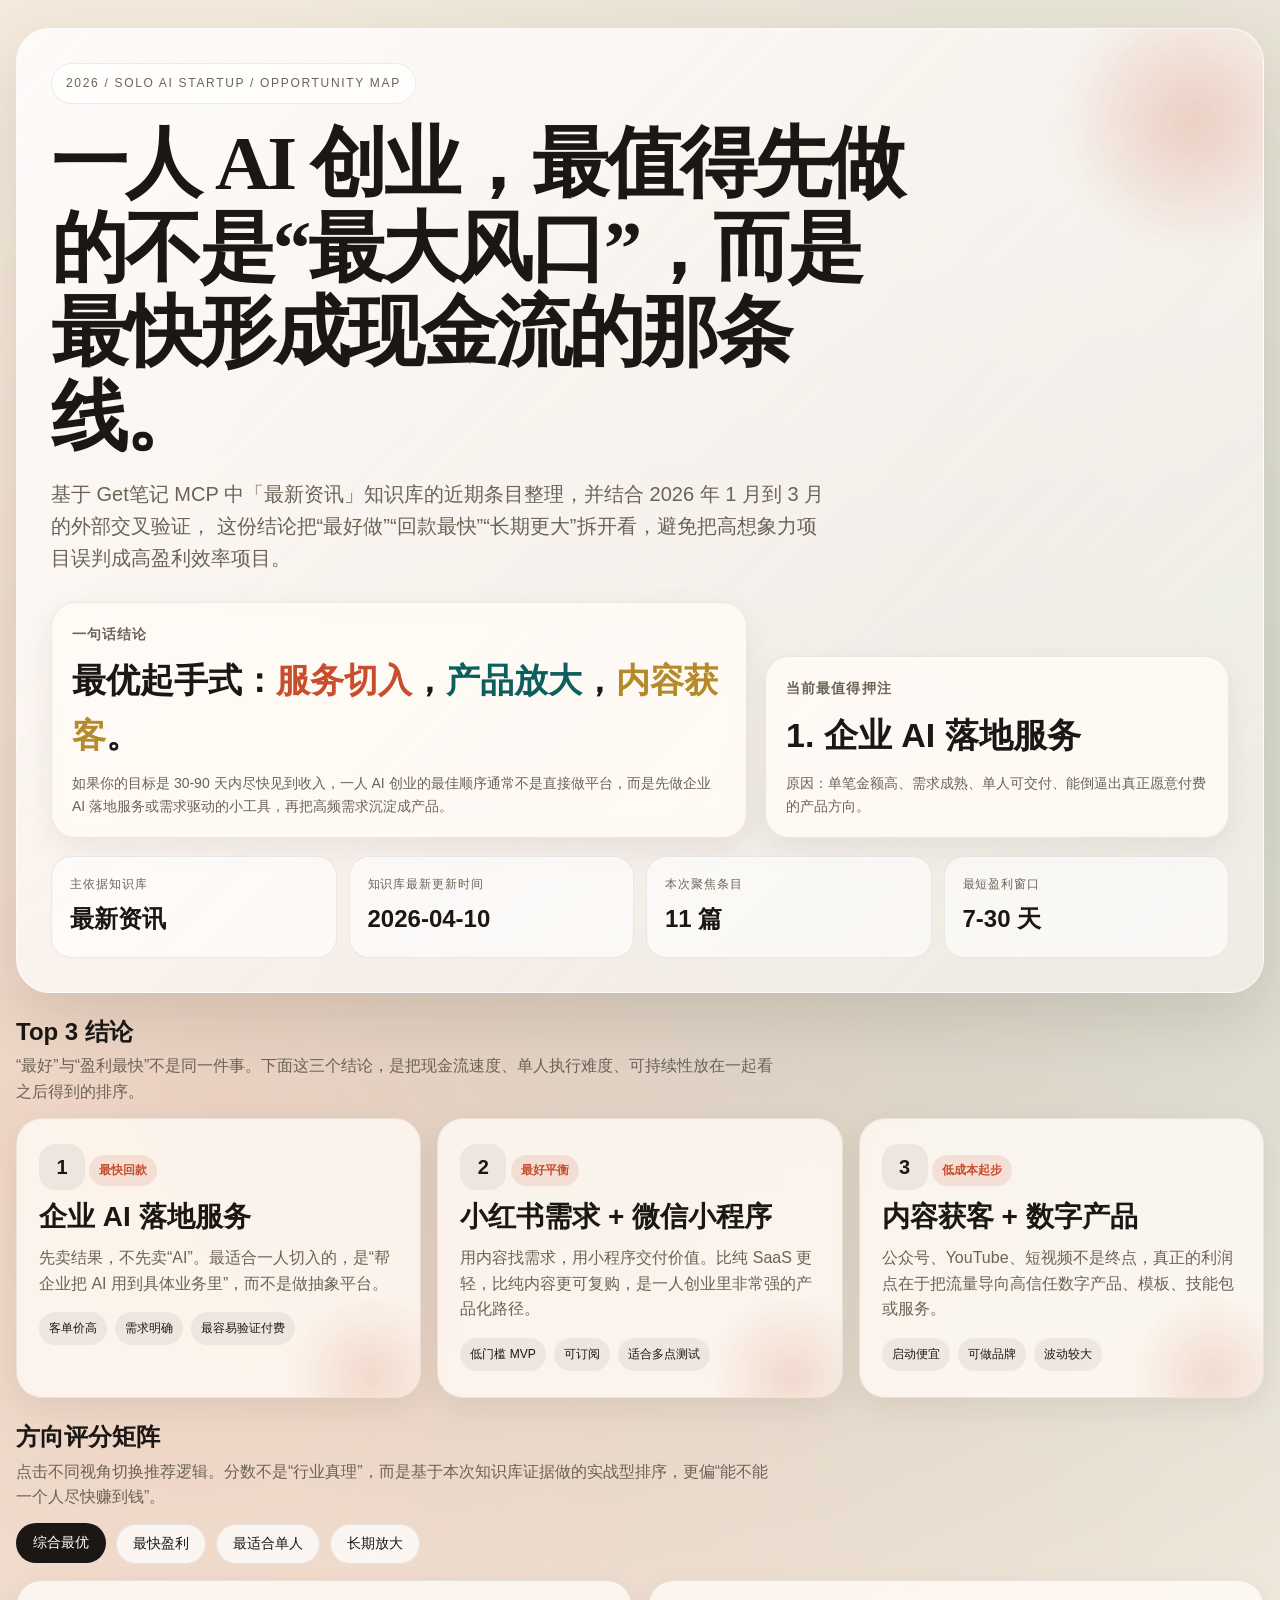
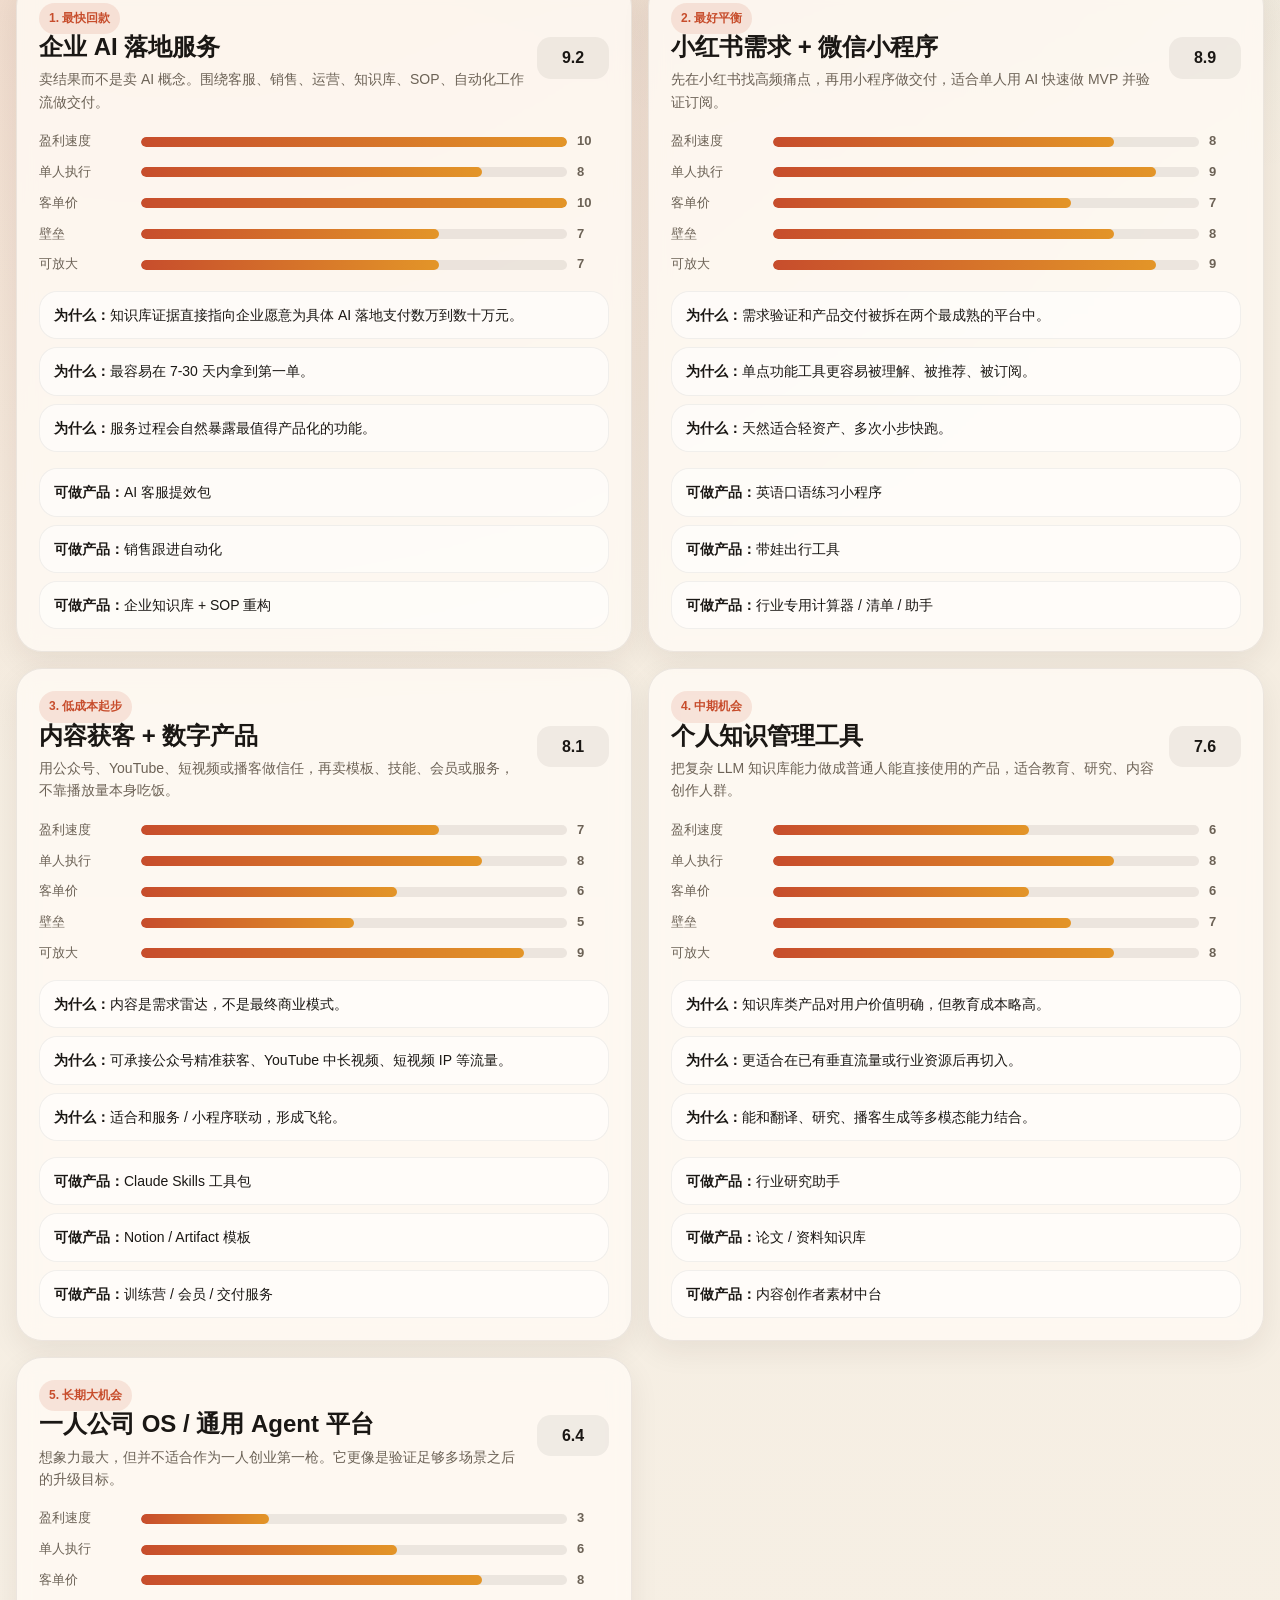
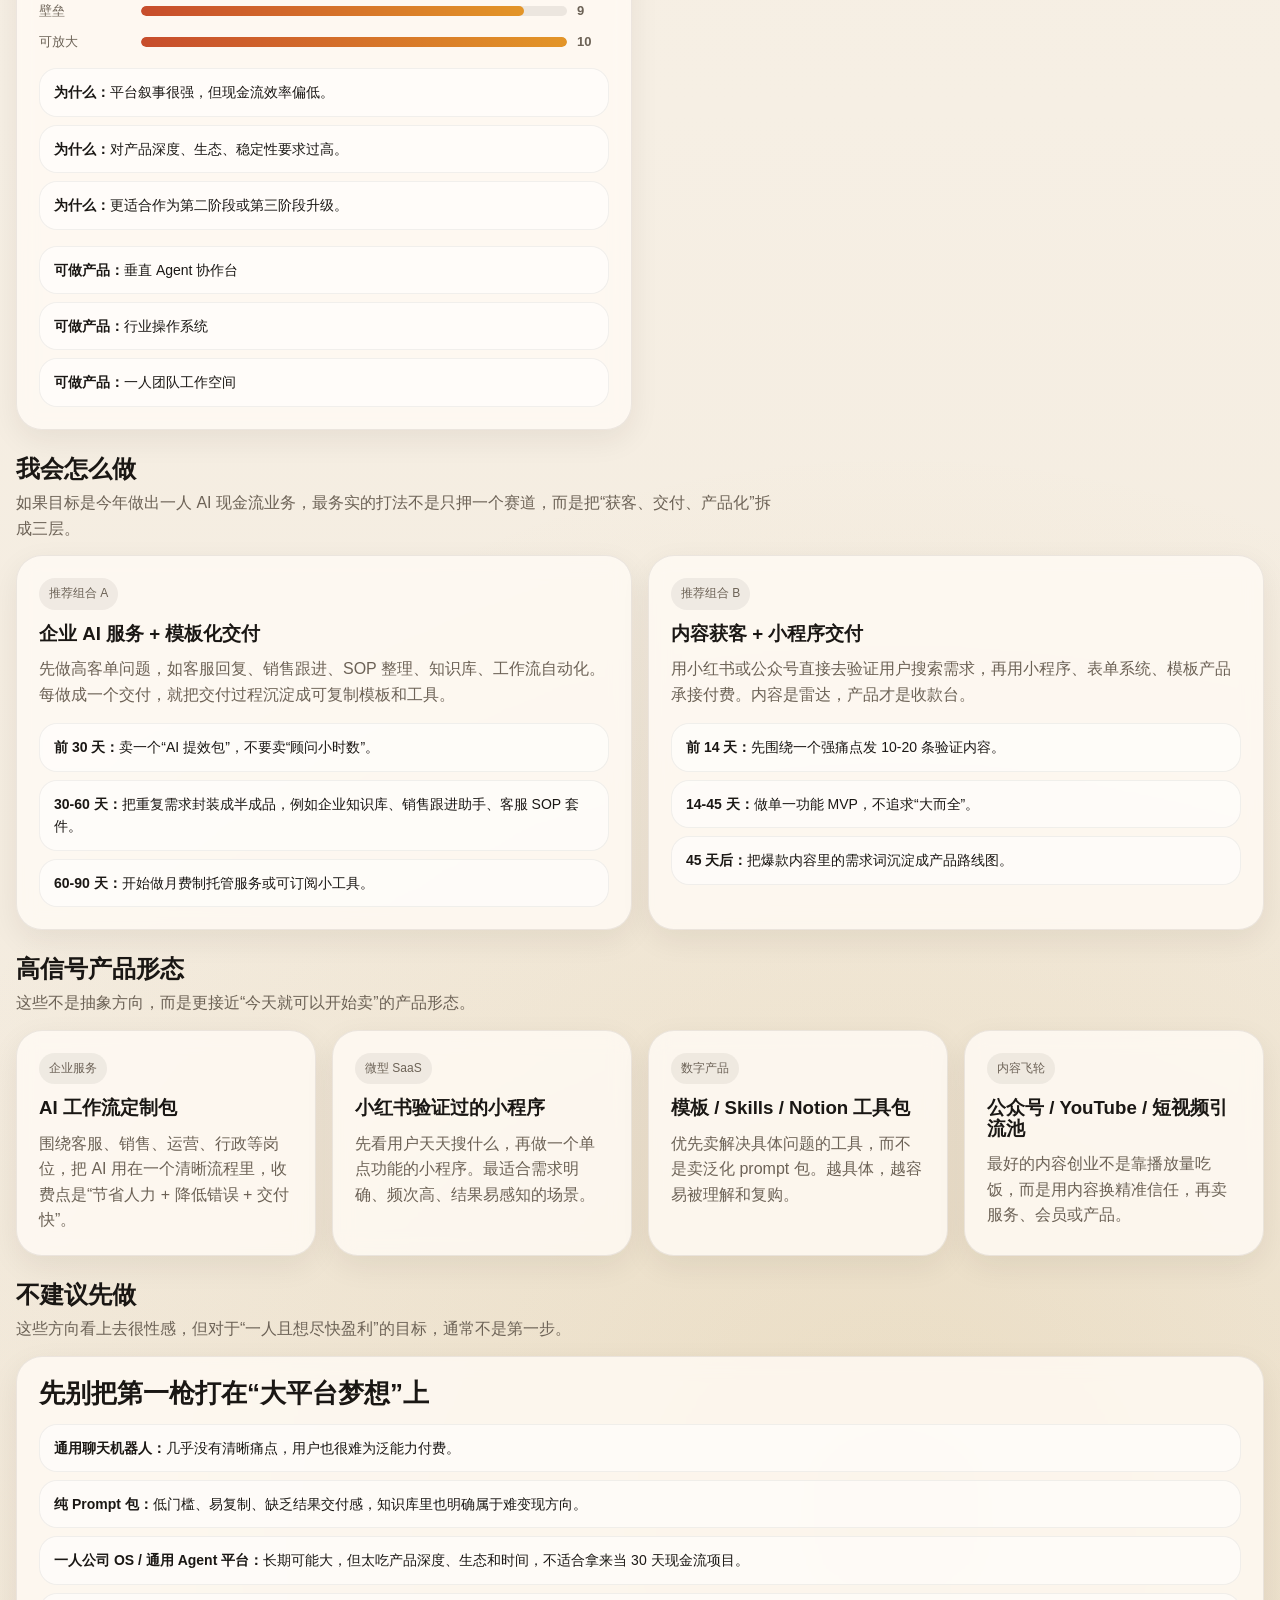
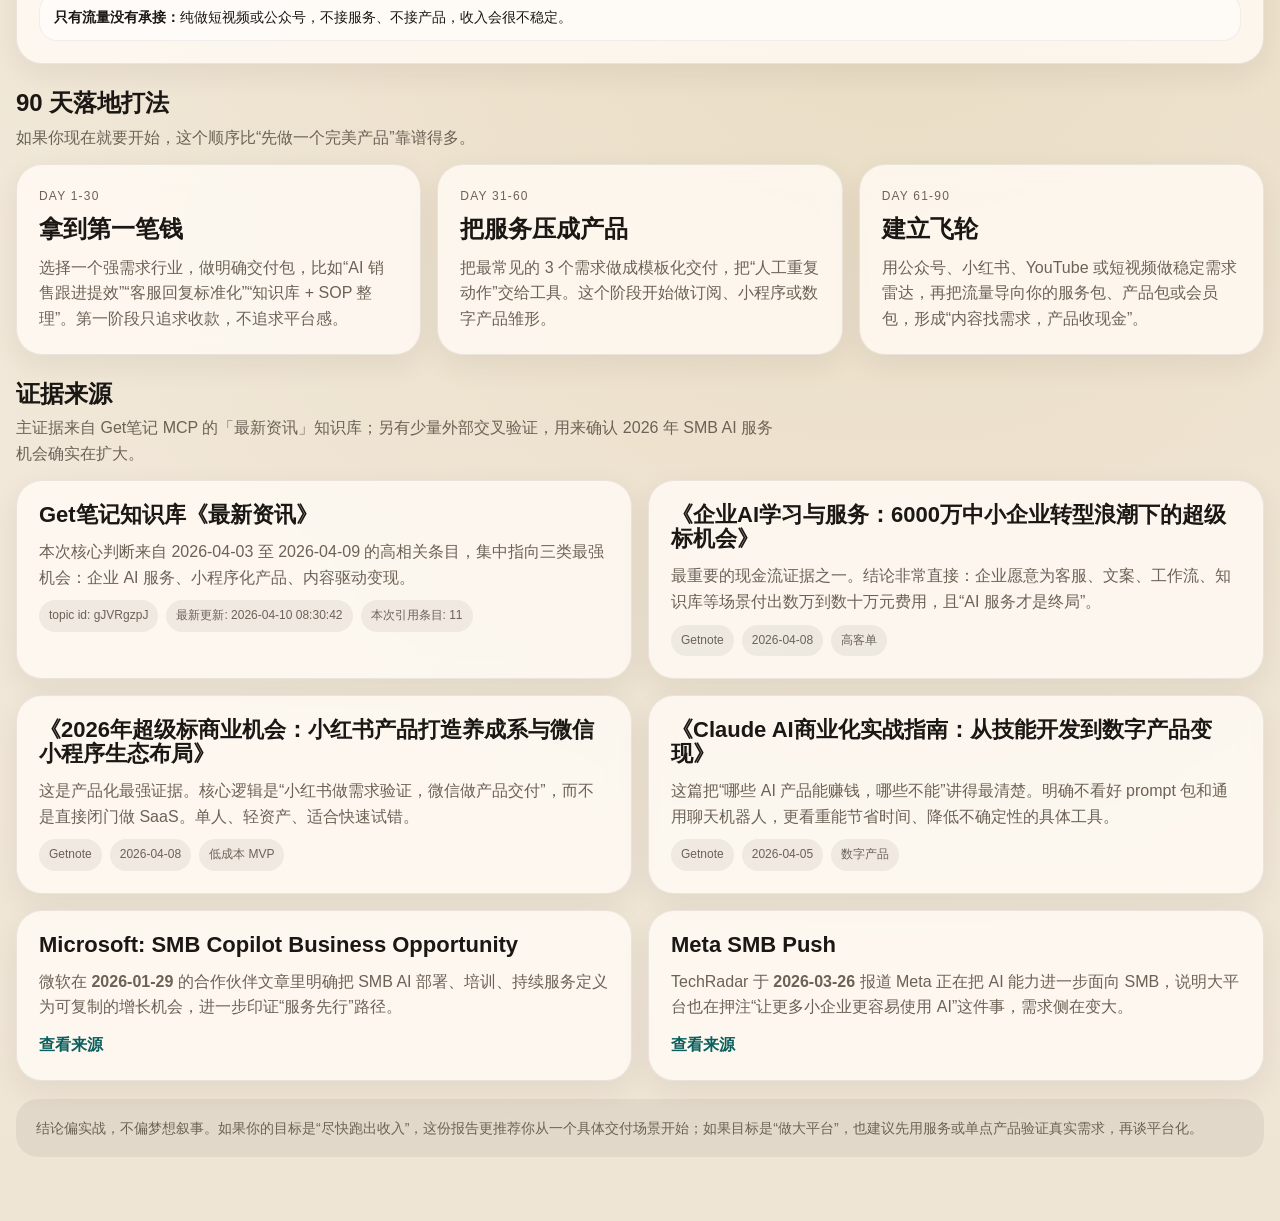
<file: 03-ai-startup/solo-ai-startup-opportunities.html>
<!DOCTYPE html>
<html lang="zh-CN">
<head>
  <meta charset="UTF-8" />
  <meta name="viewport" content="width=device-width, initial-scale=1.0" />
  <title>2026 一人 AI 创业方向与产品地图</title>
  <meta name="description" content="2026 一人 AI 创业方向与产品地图：按回款速度、单人执行难度和可持续性给方向打分，结论是服务切入、产品放大、内容获客，并附 90 天落地打法和证据来源。" />
  <meta property="og:type" content="article" />
  <meta property="og:title" content="2026 一人 AI 创业方向与产品地图" />
  <meta property="og:description" content="2026 一人 AI 创业方向与产品地图：按回款速度、单人执行难度和可持续性给方向打分，结论是服务切入、产品放大、内容获客，并附 90 天落地打法和证据来源。" />
  <meta property="og:locale" content="zh_CN" />
  <meta name="twitter:card" content="summary" />
  <style>
    :root {
      --bg: #f6efe4;
      --paper: rgba(255, 251, 245, 0.82);
      --ink: #1a1714;
      --muted: #6c6256;
      --line: rgba(26, 23, 20, 0.12);
      --accent: #c74d2c;
      --accent-soft: rgba(199, 77, 44, 0.12);
      --accent-2: #0c5f5e;
      --accent-3: #b58a2a;
      --good: #1d7c54;
      --warn: #a05b15;
      --shadow: 0 24px 60px rgba(56, 43, 28, 0.12);
      --radius: 26px;
      --max: 1280px;
    }

    * {
      box-sizing: border-box;
    }

    html {
      scroll-behavior: smooth;
    }

    body {
      margin: 0;
      color: var(--ink);
      background:
        radial-gradient(circle at 15% 20%, rgba(199, 77, 44, 0.17), transparent 24%),
        radial-gradient(circle at 82% 12%, rgba(12, 95, 94, 0.15), transparent 20%),
        radial-gradient(circle at 70% 78%, rgba(181, 138, 42, 0.14), transparent 22%),
        linear-gradient(180deg, #f3eadc 0%, #f6efe4 55%, #efe5d5 100%);
      font-family: "PingFang SC", "Hiragino Sans GB", "Noto Sans SC", "Microsoft YaHei", sans-serif;
      line-height: 1.6;
    }

    body::before {
      content: "";
      position: fixed;
      inset: 0;
      pointer-events: none;
      background-image:
        linear-gradient(rgba(255,255,255,0.14) 1px, transparent 1px),
        linear-gradient(90deg, rgba(255,255,255,0.1) 1px, transparent 1px);
      background-size: 32px 32px;
      opacity: 0.28;
      mix-blend-mode: soft-light;
    }

    .shell {
      width: min(var(--max), calc(100vw - 32px));
      margin: 0 auto;
      padding: 28px 0 64px;
      position: relative;
      z-index: 1;
    }

    .hero {
      position: relative;
      overflow: hidden;
      padding: 34px;
      border: 1px solid rgba(255,255,255,0.65);
      border-radius: 34px;
      background:
        linear-gradient(135deg, rgba(255,255,255,0.9), rgba(255,248,242,0.7)),
        linear-gradient(120deg, rgba(199,77,44,0.14), rgba(12,95,94,0.1));
      box-shadow: var(--shadow);
      backdrop-filter: blur(10px);
    }

    .hero::after {
      content: "";
      position: absolute;
      right: -80px;
      top: -60px;
      width: 300px;
      height: 300px;
      border-radius: 50%;
      background: radial-gradient(circle, rgba(199,77,44,0.22), transparent 65%);
      filter: blur(8px);
    }

    .eyebrow {
      display: inline-flex;
      align-items: center;
      gap: 10px;
      padding: 10px 14px;
      border-radius: 999px;
      background: rgba(255,255,255,0.72);
      border: 1px solid rgba(26,23,20,0.08);
      font-size: 12px;
      letter-spacing: 0.14em;
      text-transform: uppercase;
      color: var(--muted);
    }

    h1, h2, h3 {
      margin: 0;
      line-height: 1.1;
    }

    h1 {
      margin-top: 18px;
      max-width: 860px;
      font-size: clamp(38px, 6vw, 78px);
      font-family: "Georgia", "Times New Roman", "Songti SC", serif;
      letter-spacing: -0.04em;
    }

    .hero-lead {
      margin: 18px 0 28px;
      max-width: 780px;
      font-size: clamp(16px, 2vw, 20px);
      color: var(--muted);
    }

    .hero-grid {
      display: grid;
      grid-template-columns: 1.5fr 1fr;
      gap: 18px;
      align-items: end;
    }

    .hero-panel,
    .card,
    .mini-card,
    .source-card,
    .signal-card,
    .warning,
    .timeline-card {
      border: 1px solid rgba(26,23,20,0.08);
      background: var(--paper);
      backdrop-filter: blur(10px);
      box-shadow: 0 10px 30px rgba(44, 31, 17, 0.07);
    }

    .hero-panel {
      padding: 20px;
      border-radius: 24px;
    }

    .hero-panel strong {
      display: block;
      font-size: 14px;
      text-transform: uppercase;
      letter-spacing: 0.08em;
      color: var(--muted);
      margin-bottom: 8px;
    }

    .hero-panel .big {
      font-size: clamp(22px, 3vw, 34px);
      font-weight: 800;
    }

    .hero-panel p {
      margin: 10px 0 0;
      color: var(--muted);
      font-size: 14px;
    }

    .meta-strip {
      margin-top: 18px;
      display: grid;
      grid-template-columns: repeat(4, minmax(0, 1fr));
      gap: 12px;
    }

    .stat {
      padding: 18px;
      border-radius: 20px;
      background: rgba(255,255,255,0.62);
      border: 1px solid rgba(26,23,20,0.08);
    }

    .stat .label {
      font-size: 12px;
      text-transform: uppercase;
      letter-spacing: 0.08em;
      color: var(--muted);
    }

    .stat .value {
      margin-top: 6px;
      font-size: 24px;
      font-weight: 800;
    }

    section {
      margin-top: 26px;
    }

    .section-head {
      display: flex;
      align-items: end;
      justify-content: space-between;
      gap: 16px;
      margin-bottom: 14px;
    }

    .section-head p {
      margin: 8px 0 0;
      color: var(--muted);
      max-width: 760px;
    }

    .cards-3,
    .cards-2,
    .signal-grid,
    .sources {
      display: grid;
      gap: 16px;
    }

    .cards-3 {
      grid-template-columns: repeat(3, minmax(0, 1fr));
    }

    .cards-2 {
      grid-template-columns: repeat(2, minmax(0, 1fr));
    }

    .card,
    .mini-card,
    .signal-card,
    .source-card,
    .timeline-card {
      border-radius: var(--radius);
      padding: 22px;
    }

    .card {
      position: relative;
      overflow: hidden;
      min-height: 280px;
    }

    .card::before {
      content: "";
      position: absolute;
      inset: auto -10% -25% auto;
      width: 180px;
      height: 180px;
      border-radius: 50%;
      background: radial-gradient(circle, rgba(199,77,44,0.16), transparent 65%);
    }

    .rank {
      display: inline-flex;
      align-items: center;
      justify-content: center;
      width: 46px;
      height: 46px;
      border-radius: 16px;
      font-size: 20px;
      font-weight: 800;
      background: rgba(26,23,20,0.06);
    }

    .pill {
      display: inline-flex;
      padding: 6px 10px;
      border-radius: 999px;
      background: var(--accent-soft);
      color: var(--accent);
      font-size: 12px;
      font-weight: 700;
      margin-top: 14px;
    }

    .card h3 {
      margin-top: 12px;
      font-size: 28px;
      max-width: 92%;
    }

    .card .thesis,
    .mini-card p,
    .signal-card p,
    .source-card p,
    .warning p,
    .timeline-card p {
      margin: 12px 0 0;
      color: var(--muted);
    }

    .fit {
      display: flex;
      gap: 8px;
      flex-wrap: wrap;
      margin-top: 16px;
    }

    .fit span {
      padding: 7px 10px;
      border-radius: 999px;
      background: rgba(26,23,20,0.06);
      font-size: 12px;
    }

    .toolbar {
      display: flex;
      gap: 10px;
      flex-wrap: wrap;
      margin-bottom: 16px;
    }

    .toolbar button {
      appearance: none;
      border: 1px solid rgba(26,23,20,0.08);
      background: rgba(255,255,255,0.74);
      color: var(--ink);
      padding: 10px 16px;
      border-radius: 999px;
      cursor: pointer;
      font-size: 14px;
      transition: 180ms ease;
    }

    .toolbar button:hover,
    .toolbar button.active {
      background: var(--ink);
      color: #fff;
      transform: translateY(-1px);
    }

    .matrix {
      display: grid;
      grid-template-columns: repeat(2, minmax(0, 1fr));
      gap: 16px;
    }

    .mini-card {
      position: relative;
      overflow: hidden;
    }

    .mini-card header {
      display: flex;
      align-items: center;
      justify-content: space-between;
      gap: 10px;
    }

    .mini-card h3 {
      font-size: 24px;
    }

    .score {
      display: inline-flex;
      align-items: center;
      justify-content: center;
      min-width: 72px;
      padding: 8px 12px;
      border-radius: 14px;
      font-weight: 800;
      background: rgba(26,23,20,0.06);
    }

    .subline {
      margin-top: 8px;
      color: var(--muted);
      font-size: 14px;
    }

    .bars {
      margin-top: 18px;
      display: grid;
      gap: 10px;
    }

    .bar-row {
      display: grid;
      grid-template-columns: 92px 1fr 32px;
      gap: 10px;
      align-items: center;
      font-size: 13px;
      color: var(--muted);
    }

    .track {
      height: 10px;
      border-radius: 999px;
      overflow: hidden;
      background: rgba(26,23,20,0.08);
    }

    .fill {
      height: 100%;
      border-radius: 999px;
      background: linear-gradient(90deg, var(--accent), #e39528);
      transform-origin: left;
      animation: grow 900ms ease both;
    }

    @keyframes grow {
      from { transform: scaleX(0); }
      to { transform: scaleX(1); }
    }

    .reasons,
    .products,
    .steps,
    .mistakes {
      margin-top: 16px;
      display: grid;
      gap: 8px;
    }

    .reason,
    .product,
    .step,
    .mistake {
      padding: 12px 14px;
      border-radius: 18px;
      background: rgba(255,255,255,0.55);
      border: 1px solid rgba(26,23,20,0.06);
      font-size: 14px;
    }

    .reason strong,
    .product strong,
    .step strong,
    .mistake strong {
      color: var(--ink);
    }

    .signal-grid {
      grid-template-columns: repeat(4, minmax(0, 1fr));
    }

    .signal-card {
      min-height: 220px;
    }

    .signal-card .cap {
      display: inline-flex;
      padding: 6px 10px;
      border-radius: 999px;
      font-size: 12px;
      background: rgba(26,23,20,0.06);
      color: var(--muted);
      margin-bottom: 14px;
    }

    .warning {
      padding: 22px;
      border-radius: var(--radius);
    }

    .warning h3 {
      font-size: 26px;
    }

    .timeline {
      display: grid;
      grid-template-columns: repeat(3, minmax(0, 1fr));
      gap: 16px;
    }

    .timeline-card .day {
      font-size: 12px;
      letter-spacing: 0.1em;
      text-transform: uppercase;
      color: var(--muted);
    }

    .timeline-card h3 {
      margin-top: 10px;
      font-size: 24px;
    }

    .sources {
      grid-template-columns: repeat(2, minmax(0, 1fr));
    }

    .source-card h3 {
      font-size: 22px;
    }

    .source-meta {
      margin-top: 10px;
      display: flex;
      flex-wrap: wrap;
      gap: 8px;
    }

    .source-meta span {
      padding: 6px 10px;
      border-radius: 999px;
      background: rgba(26,23,20,0.06);
      font-size: 12px;
      color: var(--muted);
    }

    .source-card a {
      color: var(--accent-2);
      text-decoration: none;
      font-weight: 700;
    }

    .source-card a:hover {
      text-decoration: underline;
    }

    .footer-note {
      margin-top: 18px;
      padding: 18px 20px;
      border-radius: 22px;
      background: rgba(26,23,20,0.06);
      color: var(--muted);
      font-size: 14px;
    }

    .fade {
      animation: rise 680ms ease both;
    }

    .fade:nth-child(2) { animation-delay: 60ms; }
    .fade:nth-child(3) { animation-delay: 120ms; }
    .fade:nth-child(4) { animation-delay: 180ms; }
    .fade:nth-child(5) { animation-delay: 240ms; }

    @keyframes rise {
      from {
        opacity: 0;
        transform: translateY(16px);
      }
      to {
        opacity: 1;
        transform: translateY(0);
      }
    }

    @media (max-width: 1080px) {
      .hero-grid,
      .cards-3,
      .cards-2,
      .matrix,
      .signal-grid,
      .timeline,
      .sources {
        grid-template-columns: 1fr;
      }

      .meta-strip {
        grid-template-columns: repeat(2, minmax(0, 1fr));
      }
    }

    @media (max-width: 720px) {
      .shell {
        width: min(var(--max), calc(100vw - 20px));
        padding-top: 10px;
      }

      .hero,
      .card,
      .mini-card,
      .signal-card,
      .source-card,
      .timeline-card,
      .warning {
        padding: 18px;
        border-radius: 22px;
      }

      .meta-strip {
        grid-template-columns: 1fr;
      }

      .bar-row {
        grid-template-columns: 72px 1fr 28px;
      }

      .source-card a {
        padding-block: 9px;
      }
    }
  </style>
</head>
<body>
  <div class="shell">
    <header class="hero fade">
      <div class="eyebrow">2026 / Solo AI Startup / Opportunity Map</div>
      <h1>一人 AI 创业，最值得先做的不是“最大风口”，而是最快形成现金流的那条线。</h1>
      <p class="hero-lead">
        基于 Get笔记 MCP 中「最新资讯」知识库的近期条目整理，并结合 2026 年 1 月到 3 月的外部交叉验证，
        这份结论把“最好做”“回款最快”“长期更大”拆开看，避免把高想象力项目误判成高盈利效率项目。
      </p>
      <div class="hero-grid">
        <div class="hero-panel">
          <strong>一句话结论</strong>
          <div class="big">最优起手式：<span style="color:var(--accent)">服务切入</span>，<span style="color:var(--accent-2)">产品放大</span>，<span style="color:var(--accent-3)">内容获客</span>。</div>
          <p>如果你的目标是 30-90 天内尽快见到收入，一人 AI 创业的最佳顺序通常不是直接做平台，而是先做企业 AI 落地服务或需求驱动的小工具，再把高频需求沉淀成产品。</p>
        </div>
        <div class="hero-panel">
          <strong>当前最值得押注</strong>
          <div class="big">1. 企业 AI 落地服务</div>
          <p>原因：单笔金额高、需求成熟、单人可交付、能倒逼出真正愿意付费的产品方向。</p>
        </div>
      </div>
      <div class="meta-strip">
        <div class="stat fade">
          <div class="label">主依据知识库</div>
          <div class="value">最新资讯</div>
        </div>
        <div class="stat fade">
          <div class="label">知识库最新更新时间</div>
          <div class="value">2026-04-10</div>
        </div>
        <div class="stat fade">
          <div class="label">本次聚焦条目</div>
          <div class="value">11 篇</div>
        </div>
        <div class="stat fade">
          <div class="label">最短盈利窗口</div>
          <div class="value">7-30 天</div>
        </div>
      </div>
    </header>

    <section>
      <div class="section-head">
        <div>
          <h2>Top 3 结论</h2>
          <p>“最好”与“盈利最快”不是同一件事。下面这三个结论，是把现金流速度、单人执行难度、可持续性放在一起看之后得到的排序。</p>
        </div>
      </div>
      <div class="cards-3">
        <article class="card fade">
          <div class="rank">1</div>
          <div class="pill">最快回款</div>
          <h3>企业 AI 落地服务</h3>
          <p class="thesis">先卖结果，不先卖“AI”。最适合一人切入的，是“帮企业把 AI 用到具体业务里”，而不是做抽象平台。</p>
          <div class="fit">
            <span>客单价高</span>
            <span>需求明确</span>
            <span>最容易验证付费</span>
          </div>
        </article>
        <article class="card fade">
          <div class="rank">2</div>
          <div class="pill">最好平衡</div>
          <h3>小红书需求 + 微信小程序</h3>
          <p class="thesis">用内容找需求，用小程序交付价值。比纯 SaaS 更轻，比纯内容更可复购，是一人创业里非常强的产品化路径。</p>
          <div class="fit">
            <span>低门槛 MVP</span>
            <span>可订阅</span>
            <span>适合多点测试</span>
          </div>
        </article>
        <article class="card fade">
          <div class="rank">3</div>
          <div class="pill">低成本起步</div>
          <h3>内容获客 + 数字产品</h3>
          <p class="thesis">公众号、YouTube、短视频不是终点，真正的利润点在于把流量导向高信任数字产品、模板、技能包或服务。</p>
          <div class="fit">
            <span>启动便宜</span>
            <span>可做品牌</span>
            <span>波动较大</span>
          </div>
        </article>
      </div>
    </section>

    <section>
      <div class="section-head">
        <div>
          <h2>方向评分矩阵</h2>
          <p>点击不同视角切换推荐逻辑。分数不是“行业真理”，而是基于本次知识库证据做的实战型排序，更偏“能不能一个人尽快赚到钱”。</p>
        </div>
      </div>
      <div class="toolbar">
        <button class="active" data-mode="balanced">综合最优</button>
        <button data-mode="speed">最快盈利</button>
        <button data-mode="solo">最适合单人</button>
        <button data-mode="scale">长期放大</button>
      </div>
      <div id="matrix" class="matrix"></div>
    </section>

    <section>
      <div class="section-head">
        <div>
          <h2>我会怎么做</h2>
          <p>如果目标是今年做出一人 AI 现金流业务，最务实的打法不是只押一个赛道，而是把“获客、交付、产品化”拆成三层。</p>
        </div>
      </div>
      <div class="cards-2">
        <article class="signal-card fade">
          <div class="cap">推荐组合 A</div>
          <h3>企业 AI 服务 + 模板化交付</h3>
          <p>先做高客单问题，如客服回复、销售跟进、SOP 整理、知识库、工作流自动化。每做成一个交付，就把交付过程沉淀成可复制模板和工具。</p>
          <div class="steps">
            <div class="step"><strong>前 30 天：</strong>卖一个“AI 提效包”，不要卖“顾问小时数”。</div>
            <div class="step"><strong>30-60 天：</strong>把重复需求封装成半成品，例如企业知识库、销售跟进助手、客服 SOP 套件。</div>
            <div class="step"><strong>60-90 天：</strong>开始做月费制托管服务或可订阅小工具。</div>
          </div>
        </article>
        <article class="signal-card fade">
          <div class="cap">推荐组合 B</div>
          <h3>内容获客 + 小程序交付</h3>
          <p>用小红书或公众号直接去验证用户搜索需求，再用小程序、表单系统、模板产品承接付费。内容是雷达，产品才是收款台。</p>
          <div class="steps">
            <div class="step"><strong>前 14 天：</strong>先围绕一个强痛点发 10-20 条验证内容。</div>
            <div class="step"><strong>14-45 天：</strong>做单一功能 MVP，不追求“大而全”。</div>
            <div class="step"><strong>45 天后：</strong>把爆款内容里的需求词沉淀成产品路线图。</div>
          </div>
        </article>
      </div>
    </section>

    <section>
      <div class="section-head">
        <div>
          <h2>高信号产品形态</h2>
          <p>这些不是抽象方向，而是更接近“今天就可以开始卖”的产品形态。</p>
        </div>
      </div>
      <div class="signal-grid">
        <article class="signal-card fade">
          <div class="cap">企业服务</div>
          <h3>AI 工作流定制包</h3>
          <p>围绕客服、销售、运营、行政等岗位，把 AI 用在一个清晰流程里，收费点是“节省人力 + 降低错误 + 交付快”。</p>
        </article>
        <article class="signal-card fade">
          <div class="cap">微型 SaaS</div>
          <h3>小红书验证过的小程序</h3>
          <p>先看用户天天搜什么，再做一个单点功能的小程序。最适合需求明确、频次高、结果易感知的场景。</p>
        </article>
        <article class="signal-card fade">
          <div class="cap">数字产品</div>
          <h3>模板 / Skills / Notion 工具包</h3>
          <p>优先卖解决具体问题的工具，而不是卖泛化 prompt 包。越具体，越容易被理解和复购。</p>
        </article>
        <article class="signal-card fade">
          <div class="cap">内容飞轮</div>
          <h3>公众号 / YouTube / 短视频引流池</h3>
          <p>最好的内容创业不是靠播放量吃饭，而是用内容换精准信任，再卖服务、会员或产品。</p>
        </article>
      </div>
    </section>

    <section>
      <div class="section-head">
        <div>
          <h2>不建议先做</h2>
          <p>这些方向看上去很性感，但对于“一人且想尽快盈利”的目标，通常不是第一步。</p>
        </div>
      </div>
      <div class="warning fade">
        <h3>先别把第一枪打在“大平台梦想”上</h3>
        <div class="mistakes">
          <div class="mistake"><strong>通用聊天机器人：</strong>几乎没有清晰痛点，用户也很难为泛能力付费。</div>
          <div class="mistake"><strong>纯 Prompt 包：</strong>低门槛、易复制、缺乏结果交付感，知识库里也明确属于难变现方向。</div>
          <div class="mistake"><strong>一人公司 OS / 通用 Agent 平台：</strong>长期可能大，但太吃产品深度、生态和时间，不适合拿来当 30 天现金流项目。</div>
          <div class="mistake"><strong>只有流量没有承接：</strong>纯做短视频或公众号，不接服务、不接产品，收入会很不稳定。</div>
        </div>
      </div>
    </section>

    <section>
      <div class="section-head">
        <div>
          <h2>90 天落地打法</h2>
          <p>如果你现在就要开始，这个顺序比“先做一个完美产品”靠谱得多。</p>
        </div>
      </div>
      <div class="timeline">
        <article class="timeline-card fade">
          <div class="day">Day 1-30</div>
          <h3>拿到第一笔钱</h3>
          <p>选择一个强需求行业，做明确交付包，比如“AI 销售跟进提效”“客服回复标准化”“知识库 + SOP 整理”。第一阶段只追求收款，不追求平台感。</p>
        </article>
        <article class="timeline-card fade">
          <div class="day">Day 31-60</div>
          <h3>把服务压成产品</h3>
          <p>把最常见的 3 个需求做成模板化交付，把“人工重复动作”交给工具。这个阶段开始做订阅、小程序或数字产品雏形。</p>
        </article>
        <article class="timeline-card fade">
          <div class="day">Day 61-90</div>
          <h3>建立飞轮</h3>
          <p>用公众号、小红书、YouTube 或短视频做稳定需求雷达，再把流量导向你的服务包、产品包或会员包，形成“内容找需求，产品收现金”。</p>
        </article>
      </div>
    </section>

    <section>
      <div class="section-head">
        <div>
          <h2>证据来源</h2>
          <p>主证据来自 Get笔记 MCP 的「最新资讯」知识库；另有少量外部交叉验证，用来确认 2026 年 SMB AI 服务机会确实在扩大。</p>
        </div>
      </div>
      <div class="sources">
        <article class="source-card fade">
          <h3>Get笔记知识库《最新资讯》</h3>
          <p>本次核心判断来自 2026-04-03 至 2026-04-09 的高相关条目，集中指向三类最强机会：企业 AI 服务、小程序化产品、内容驱动变现。</p>
          <div class="source-meta">
            <span>topic id: gJVRgzpJ</span>
            <span>最新更新: 2026-04-10 08:30:42</span>
            <span>本次引用条目: 11</span>
          </div>
        </article>
        <article class="source-card fade">
          <h3>《企业AI学习与服务：6000万中小企业转型浪潮下的超级标机会》</h3>
          <p>最重要的现金流证据之一。结论非常直接：企业愿意为客服、文案、工作流、知识库等场景付出数万到数十万元费用，且“AI 服务才是终局”。</p>
          <div class="source-meta">
            <span>Getnote</span>
            <span>2026-04-08</span>
            <span>高客单</span>
          </div>
        </article>
        <article class="source-card fade">
          <h3>《2026年超级标商业机会：小红书产品打造养成系与微信小程序生态布局》</h3>
          <p>这是产品化最强证据。核心逻辑是“小红书做需求验证，微信做产品交付”，而不是直接闭门做 SaaS。单人、轻资产、适合快速试错。</p>
          <div class="source-meta">
            <span>Getnote</span>
            <span>2026-04-08</span>
            <span>低成本 MVP</span>
          </div>
        </article>
        <article class="source-card fade">
          <h3>《Claude AI商业化实战指南：从技能开发到数字产品变现》</h3>
          <p>这篇把“哪些 AI 产品能赚钱，哪些不能”讲得最清楚。明确不看好 prompt 包和通用聊天机器人，更看重能节省时间、降低不确定性的具体工具。</p>
          <div class="source-meta">
            <span>Getnote</span>
            <span>2026-04-05</span>
            <span>数字产品</span>
          </div>
        </article>
        <article class="source-card fade">
          <h3>Microsoft: SMB Copilot Business Opportunity</h3>
          <p>微软在 <strong>2026-01-29</strong> 的合作伙伴文章里明确把 SMB AI 部署、培训、持续服务定义为可复制的增长机会，进一步印证“服务先行”路径。</p>
          <p><a href="https://www.microsoft.com/en-us/americas-partner-blog/2026/01/29/its-time-for-business-accelerate-smb-outcomes-with-microsoft-365-copilot-business-and-security-solutions/" target="_blank" rel="noreferrer">查看来源</a></p>
        </article>
        <article class="source-card fade">
          <h3>Meta SMB Push</h3>
          <p>TechRadar 于 <strong>2026-03-26</strong> 报道 Meta 正在把 AI 能力进一步面向 SMB，说明大平台也在押注“让更多小企业更容易使用 AI”这件事，需求侧在变大。</p>
          <p><a href="https://www.techradar.com/pro/meta-unveils-new-smb-platform-looking-to-boost-entrepreneurs-in-the-prosperity-created-by-superintelligence" target="_blank" rel="noreferrer">查看来源</a></p>
        </article>
      </div>
      <div class="footer-note">
        结论偏实战，不偏梦想叙事。如果你的目标是“尽快跑出收入”，这份报告更推荐你从一个具体交付场景开始；如果目标是“做大平台”，也建议先用服务或单点产品验证真实需求，再谈平台化。
      </div>
    </section>
  </div>

  <script>
    const directions = [
      {
        name: "企业 AI 落地服务",
        tag: "最快回款",
        thesis: "卖结果而不是卖 AI 概念。围绕客服、销售、运营、知识库、SOP、自动化工作流做交付。",
        highlight: "综合第一",
        balanced: 9.2,
        speed: 9.8,
        solo: 8.3,
        scale: 7.8,
        metrics: {
          "盈利速度": 10,
          "单人执行": 8,
          "客单价": 10,
          "壁垒": 7,
          "可放大": 7
        },
        reasons: [
          "知识库证据直接指向企业愿意为具体 AI 落地支付数万到数十万元。",
          "最容易在 7-30 天内拿到第一单。",
          "服务过程会自然暴露最值得产品化的功能。"
        ],
        products: [
          "AI 客服提效包",
          "销售跟进自动化",
          "企业知识库 + SOP 重构"
        ]
      },
      {
        name: "小红书需求 + 微信小程序",
        tag: "最好平衡",
        thesis: "先在小红书找高频痛点，再用小程序做交付，适合单人用 AI 快速做 MVP 并验证订阅。",
        highlight: "产品化最强",
        balanced: 8.9,
        speed: 8.2,
        solo: 9.2,
        scale: 9.1,
        metrics: {
          "盈利速度": 8,
          "单人执行": 9,
          "客单价": 7,
          "壁垒": 8,
          "可放大": 9
        },
        reasons: [
          "需求验证和产品交付被拆在两个最成熟的平台中。",
          "单点功能工具更容易被理解、被推荐、被订阅。",
          "天然适合轻资产、多次小步快跑。"
        ],
        products: [
          "英语口语练习小程序",
          "带娃出行工具",
          "行业专用计算器 / 清单 / 助手"
        ]
      },
      {
        name: "内容获客 + 数字产品",
        tag: "低成本起步",
        thesis: "用公众号、YouTube、短视频或播客做信任，再卖模板、技能、会员或服务，不靠播放量本身吃饭。",
        highlight: "启动最轻",
        balanced: 8.1,
        speed: 7.2,
        solo: 8.5,
        scale: 8.6,
        metrics: {
          "盈利速度": 7,
          "单人执行": 8,
          "客单价": 6,
          "壁垒": 5,
          "可放大": 9
        },
        reasons: [
          "内容是需求雷达，不是最终商业模式。",
          "可承接公众号精准获客、YouTube 中长视频、短视频 IP 等流量。",
          "适合和服务 / 小程序联动，形成飞轮。"
        ],
        products: [
          "Claude Skills 工具包",
          "Notion / Artifact 模板",
          "训练营 / 会员 / 交付服务"
        ]
      },
      {
        name: "个人知识管理工具",
        tag: "中期机会",
        thesis: "把复杂 LLM 知识库能力做成普通人能直接使用的产品，适合教育、研究、内容创作人群。",
        highlight: "差异化较强",
        balanced: 7.6,
        speed: 6.2,
        solo: 8.1,
        scale: 8.2,
        metrics: {
          "盈利速度": 6,
          "单人执行": 8,
          "客单价": 6,
          "壁垒": 7,
          "可放大": 8
        },
        reasons: [
          "知识库类产品对用户价值明确，但教育成本略高。",
          "更适合在已有垂直流量或行业资源后再切入。",
          "能和翻译、研究、播客生成等多模态能力结合。"
        ],
        products: [
          "行业研究助手",
          "论文 / 资料知识库",
          "内容创作者素材中台"
        ]
      },
      {
        name: "一人公司 OS / 通用 Agent 平台",
        tag: "长期大机会",
        thesis: "想象力最大，但并不适合作为一人创业第一枪。它更像是验证足够多场景之后的升级目标。",
        highlight: "别先做",
        balanced: 6.4,
        speed: 3.5,
        solo: 5.8,
        scale: 10,
        metrics: {
          "盈利速度": 3,
          "单人执行": 6,
          "客单价": 8,
          "壁垒": 9,
          "可放大": 10
        },
        reasons: [
          "平台叙事很强，但现金流效率偏低。",
          "对产品深度、生态、稳定性要求过高。",
          "更适合作为第二阶段或第三阶段升级。"
        ],
        products: [
          "垂直 Agent 协作台",
          "行业操作系统",
          "一人团队工作空间"
        ]
      }
    ];

    const matrix = document.getElementById("matrix");
    const buttons = document.querySelectorAll(".toolbar button");
    let currentMode = "balanced";

    function render(mode) {
      const sorted = [...directions].sort((a, b) => b[mode] - a[mode]);
      matrix.innerHTML = sorted.map((item, index) => `
        <article class="mini-card fade">
          <header>
            <div>
              <div class="pill" style="margin-top:0">${index + 1}. ${item.tag}</div>
              <h3>${item.name}</h3>
              <div class="subline">${item.thesis}</div>
            </div>
            <div class="score">${item[mode].toFixed(1)}</div>
          </header>
          <div class="bars">
            ${Object.entries(item.metrics).map(([label, value]) => `
              <div class="bar-row">
                <span>${label}</span>
                <div class="track"><div class="fill" style="width:${value * 10}%"></div></div>
                <strong>${value}</strong>
              </div>
            `).join("")}
          </div>
          <div class="reasons">
            ${item.reasons.map(reason => `<div class="reason"><strong>为什么：</strong>${reason}</div>`).join("")}
          </div>
          <div class="products">
            ${item.products.map(product => `<div class="product"><strong>可做产品：</strong>${product}</div>`).join("")}
          </div>
        </article>
      `).join("");
    }

    buttons.forEach(button => {
      button.addEventListener("click", () => {
        buttons.forEach(btn => btn.classList.remove("active"));
        button.classList.add("active");
        currentMode = button.dataset.mode;
        render(currentMode);
      });
    });

    render(currentMode);
  </script>
</body>
</html>
</file>
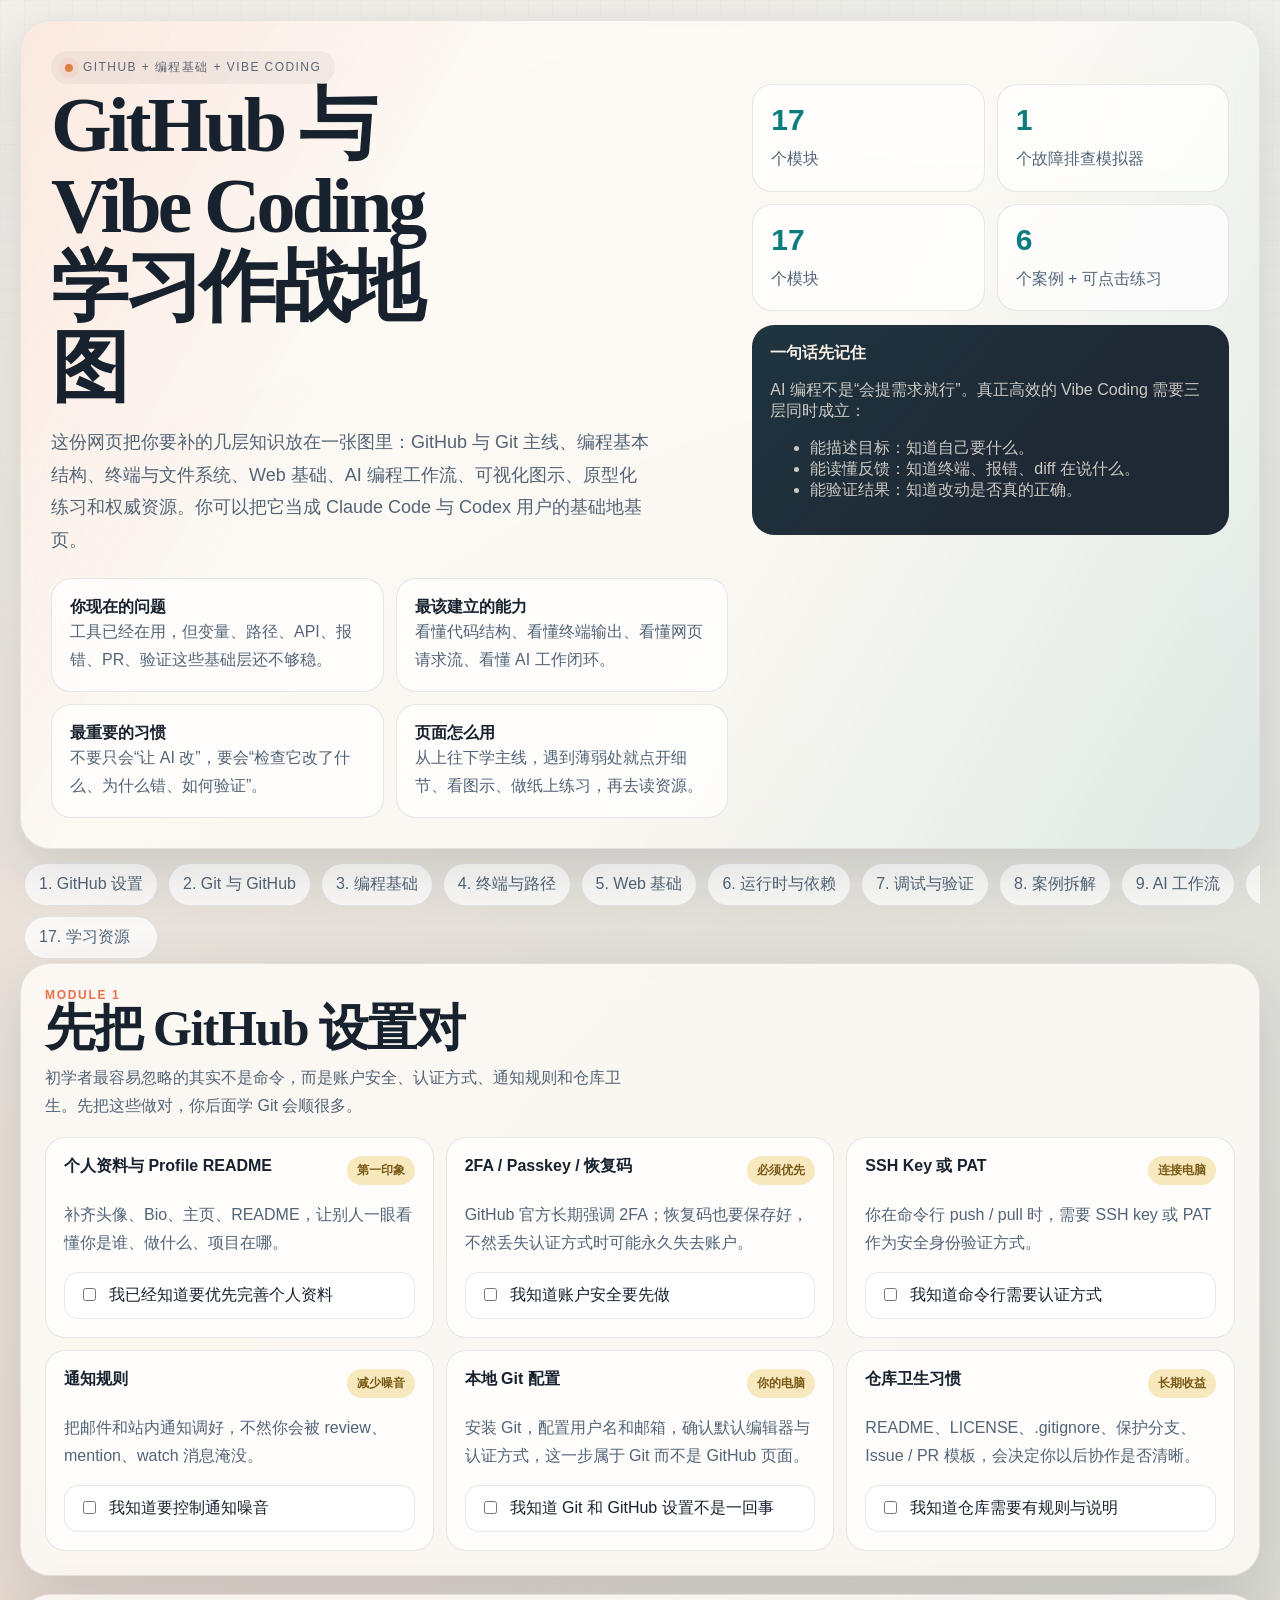
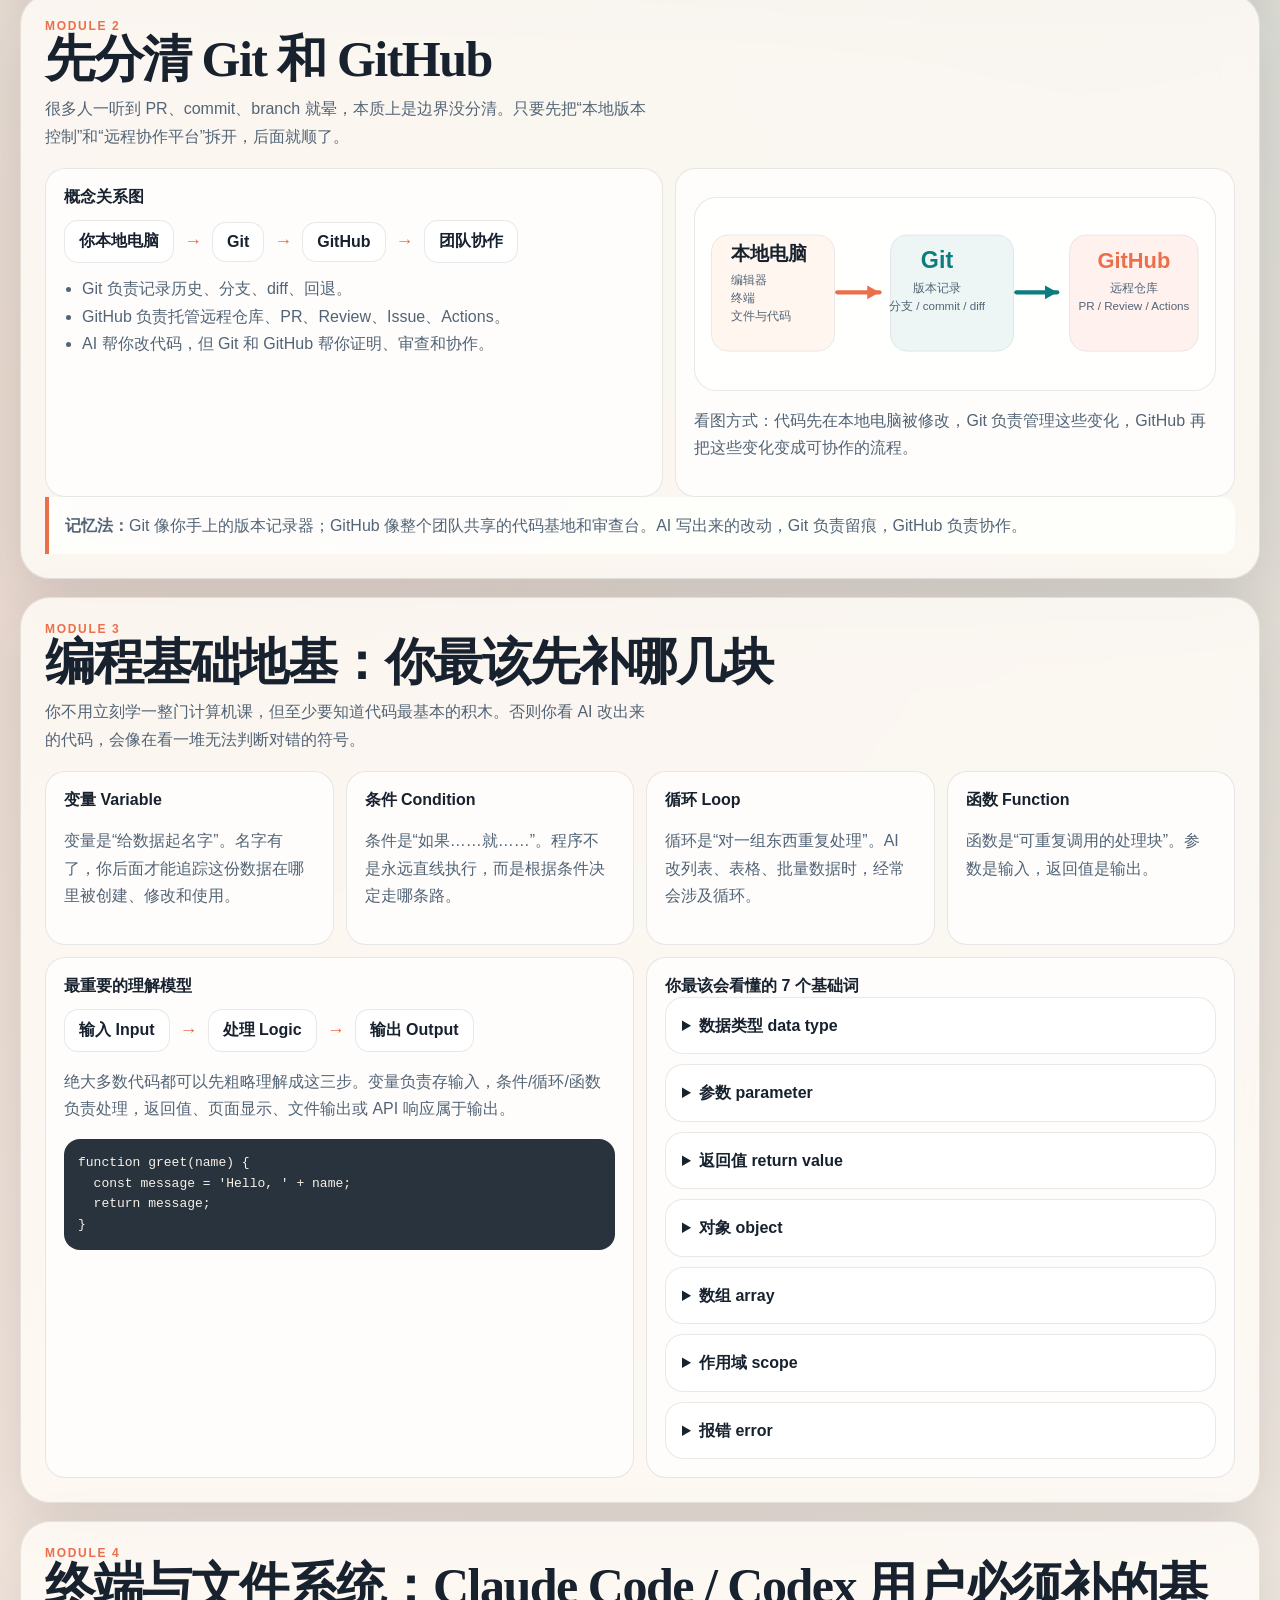
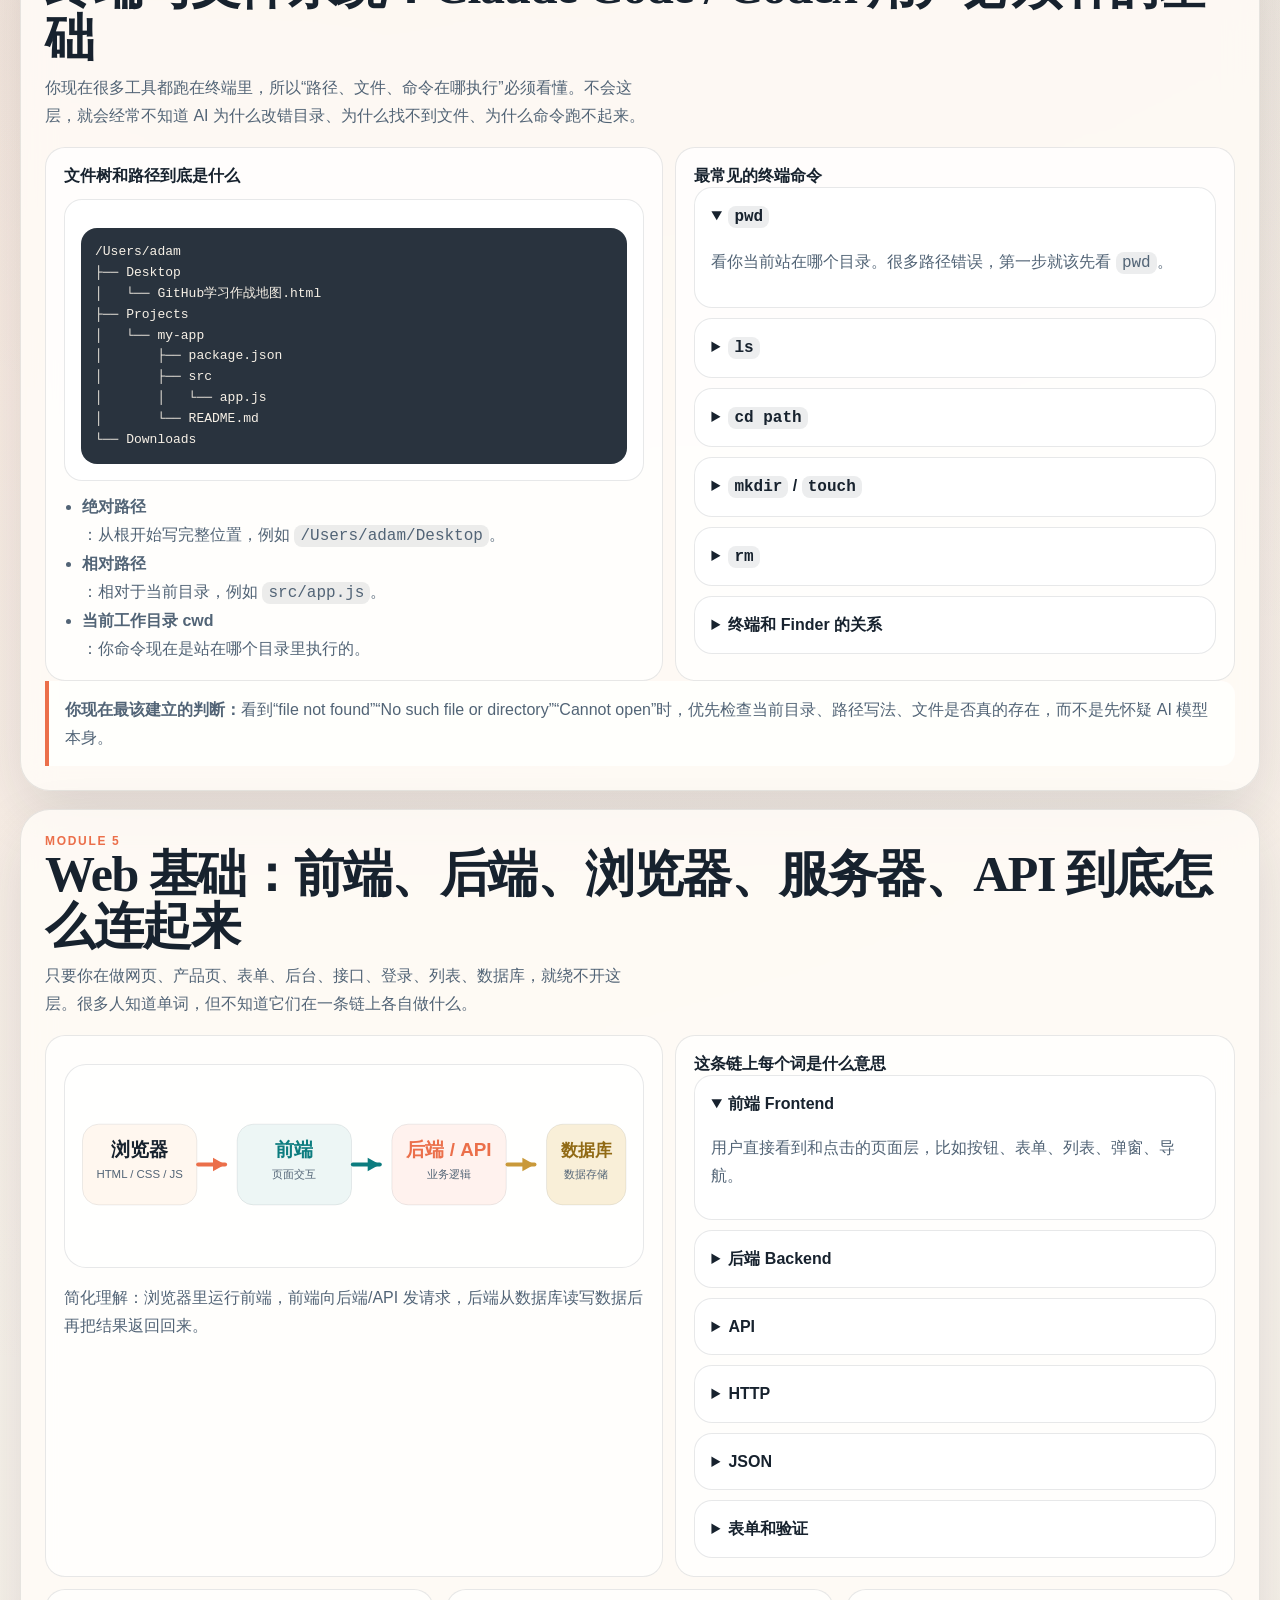
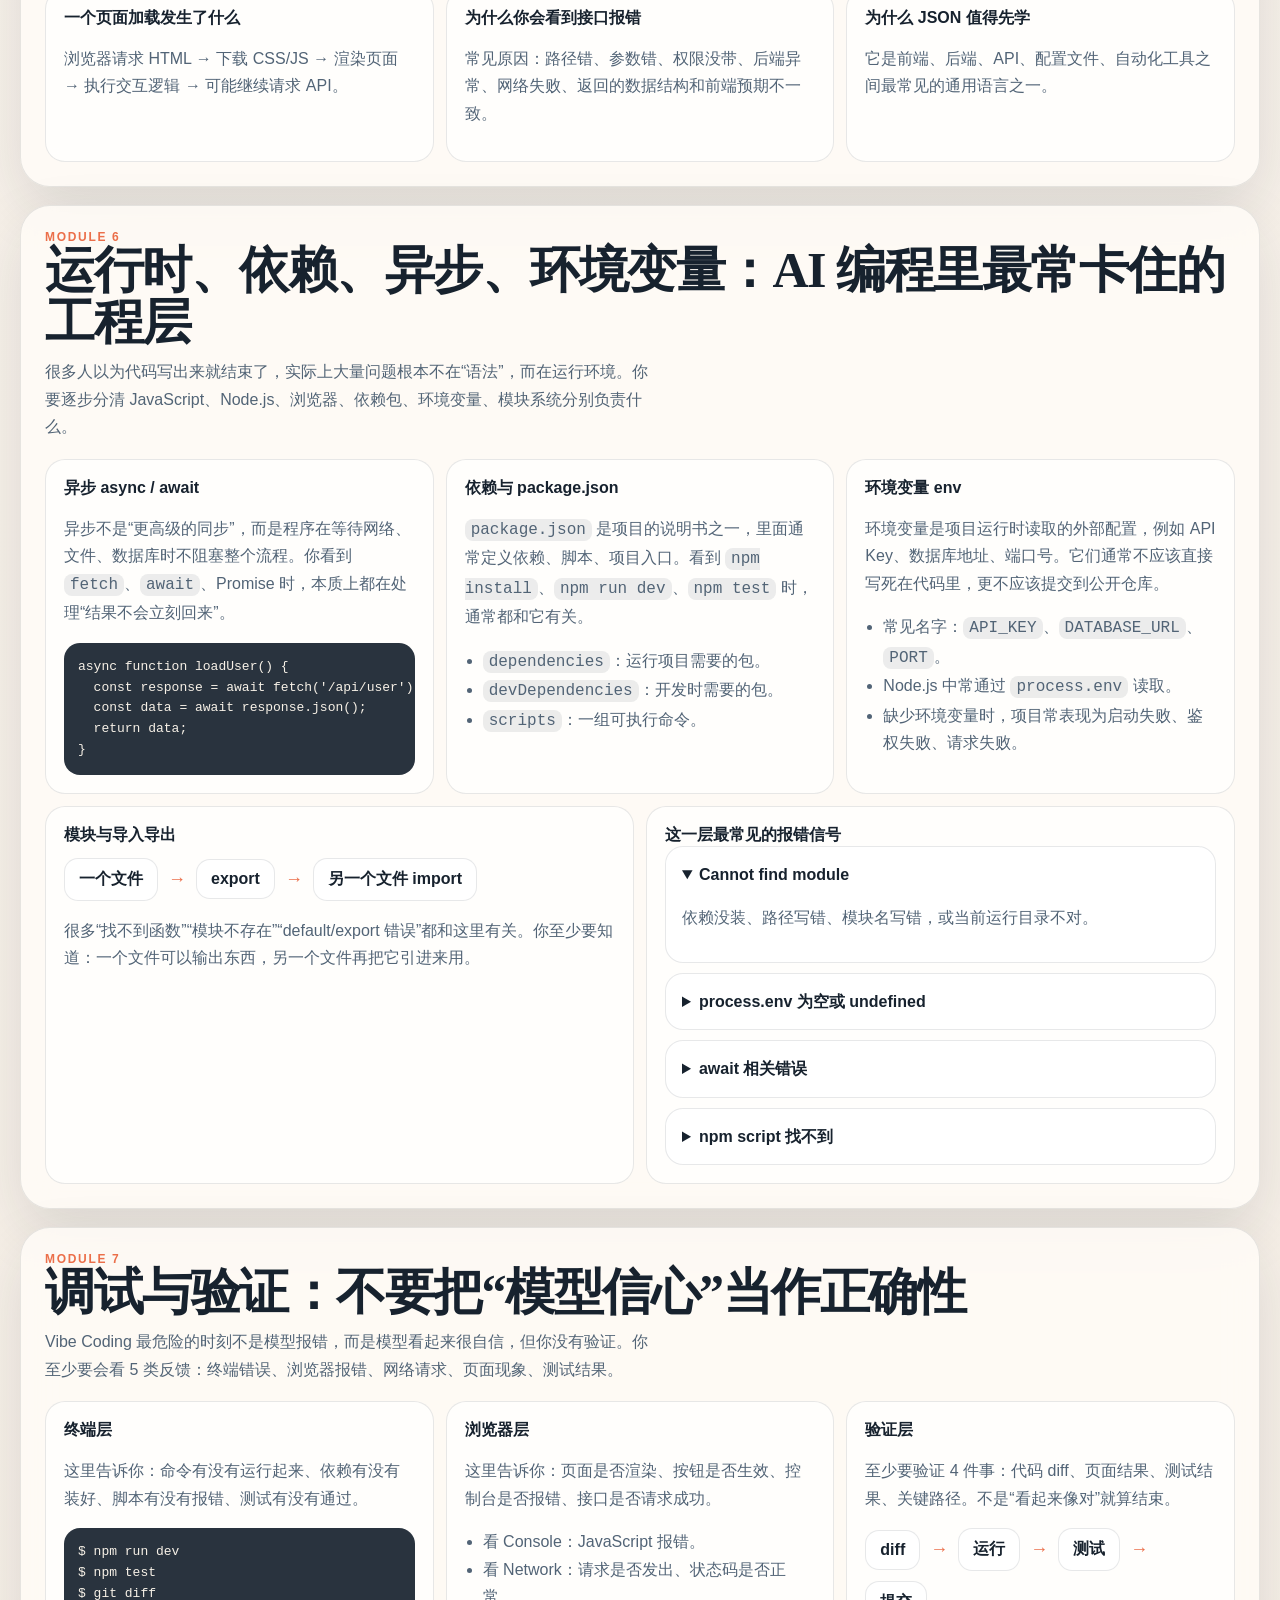
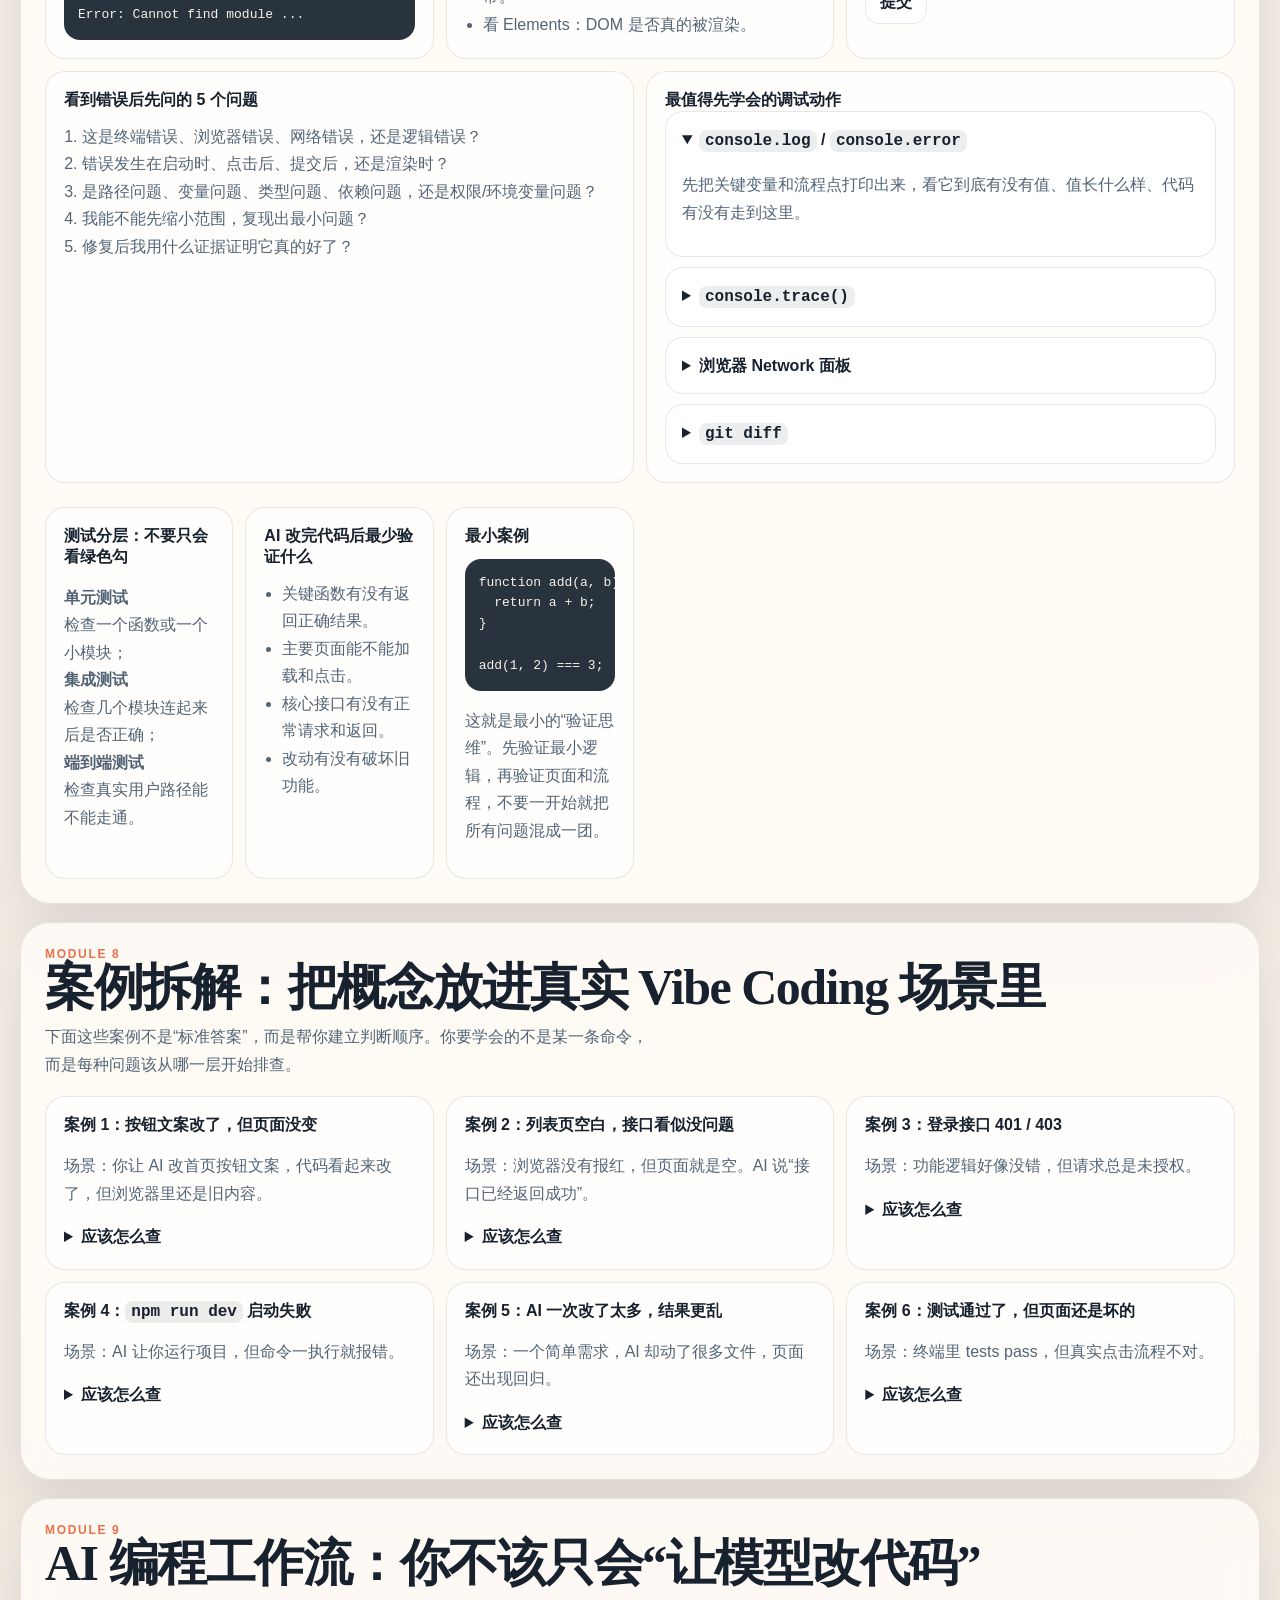
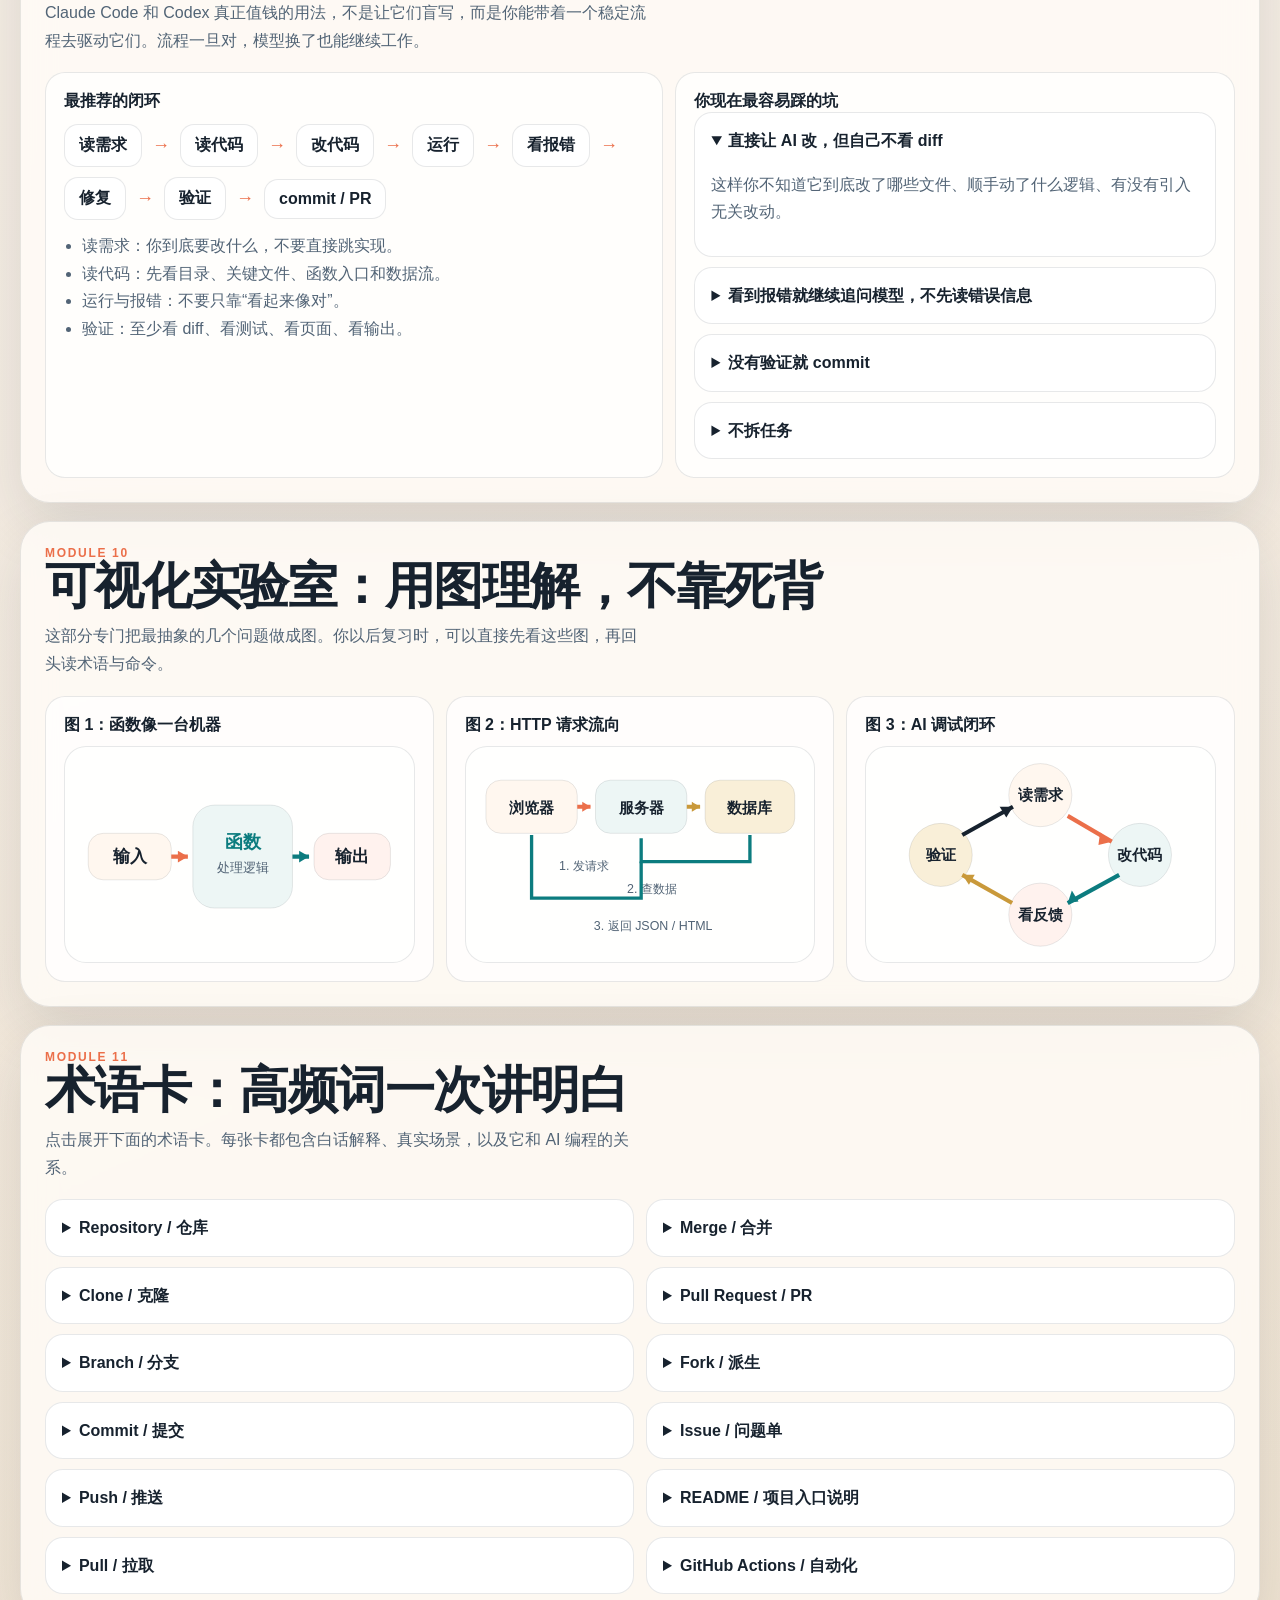
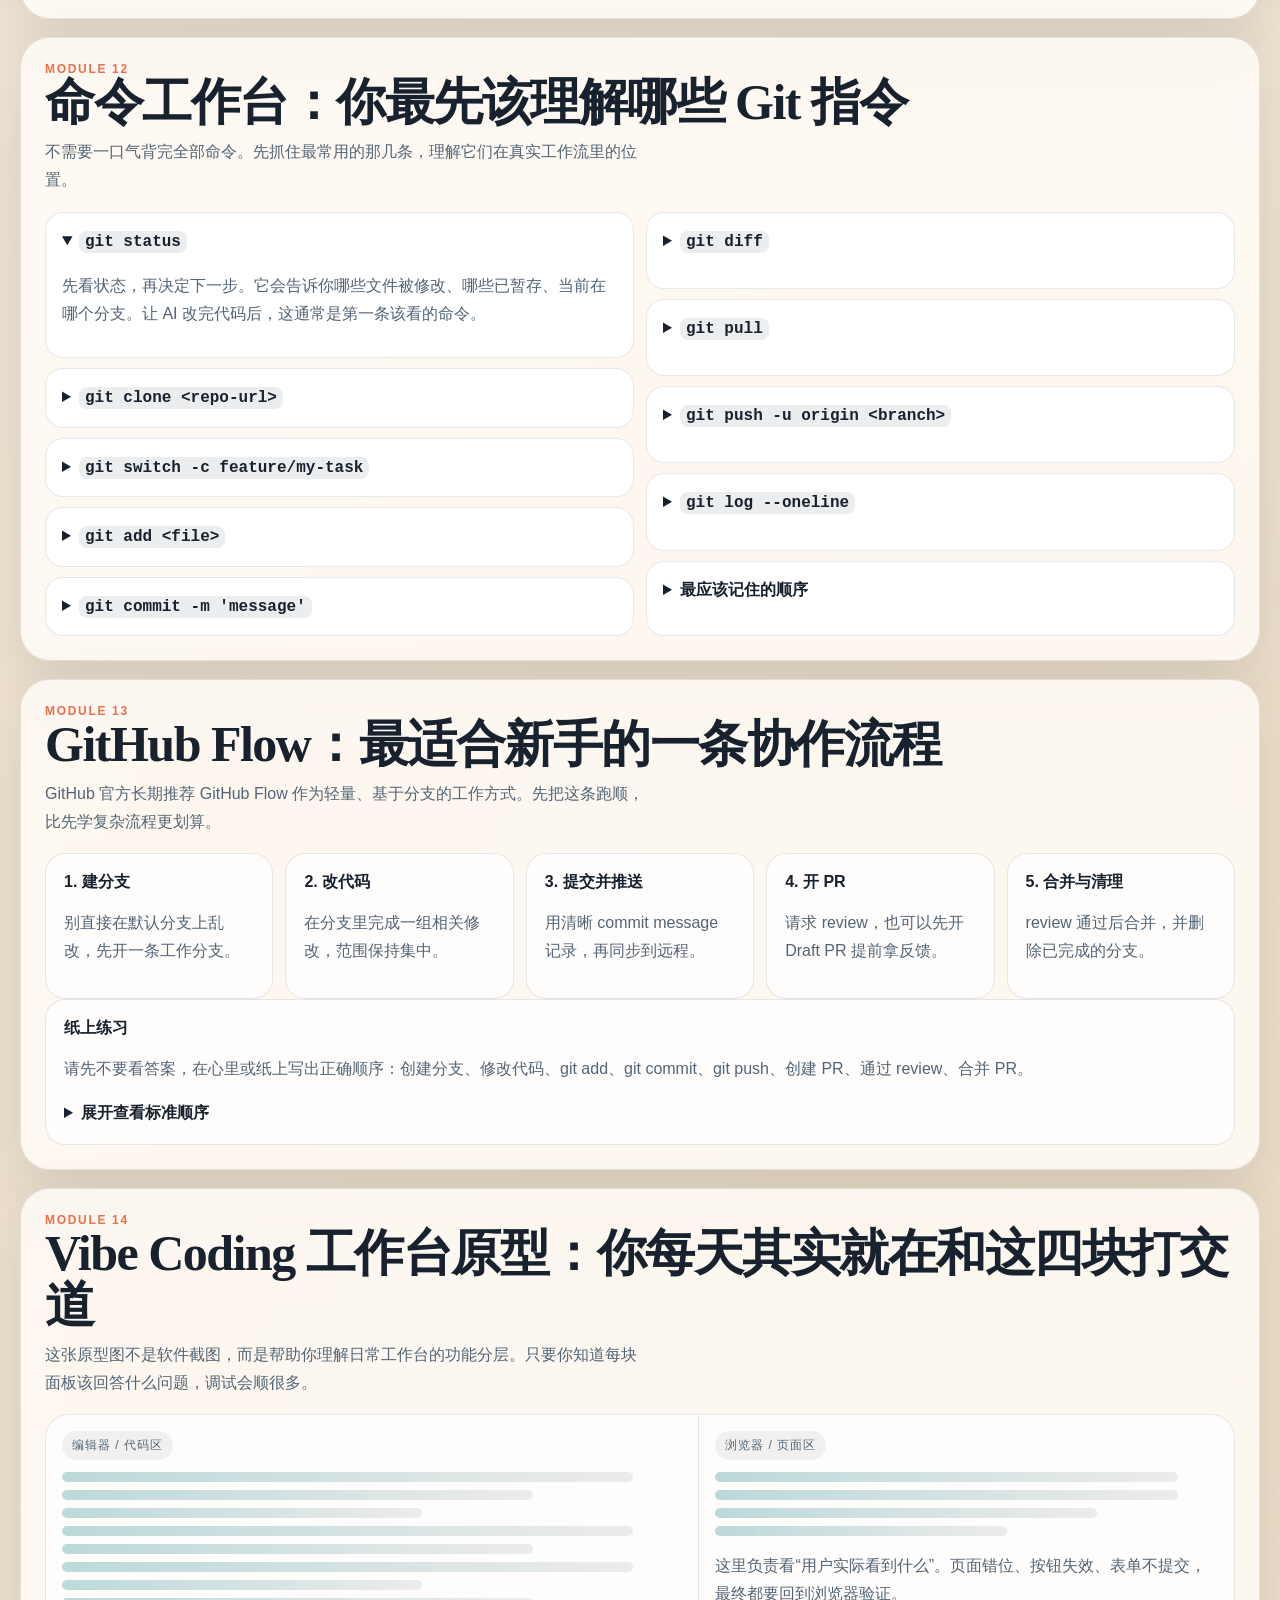
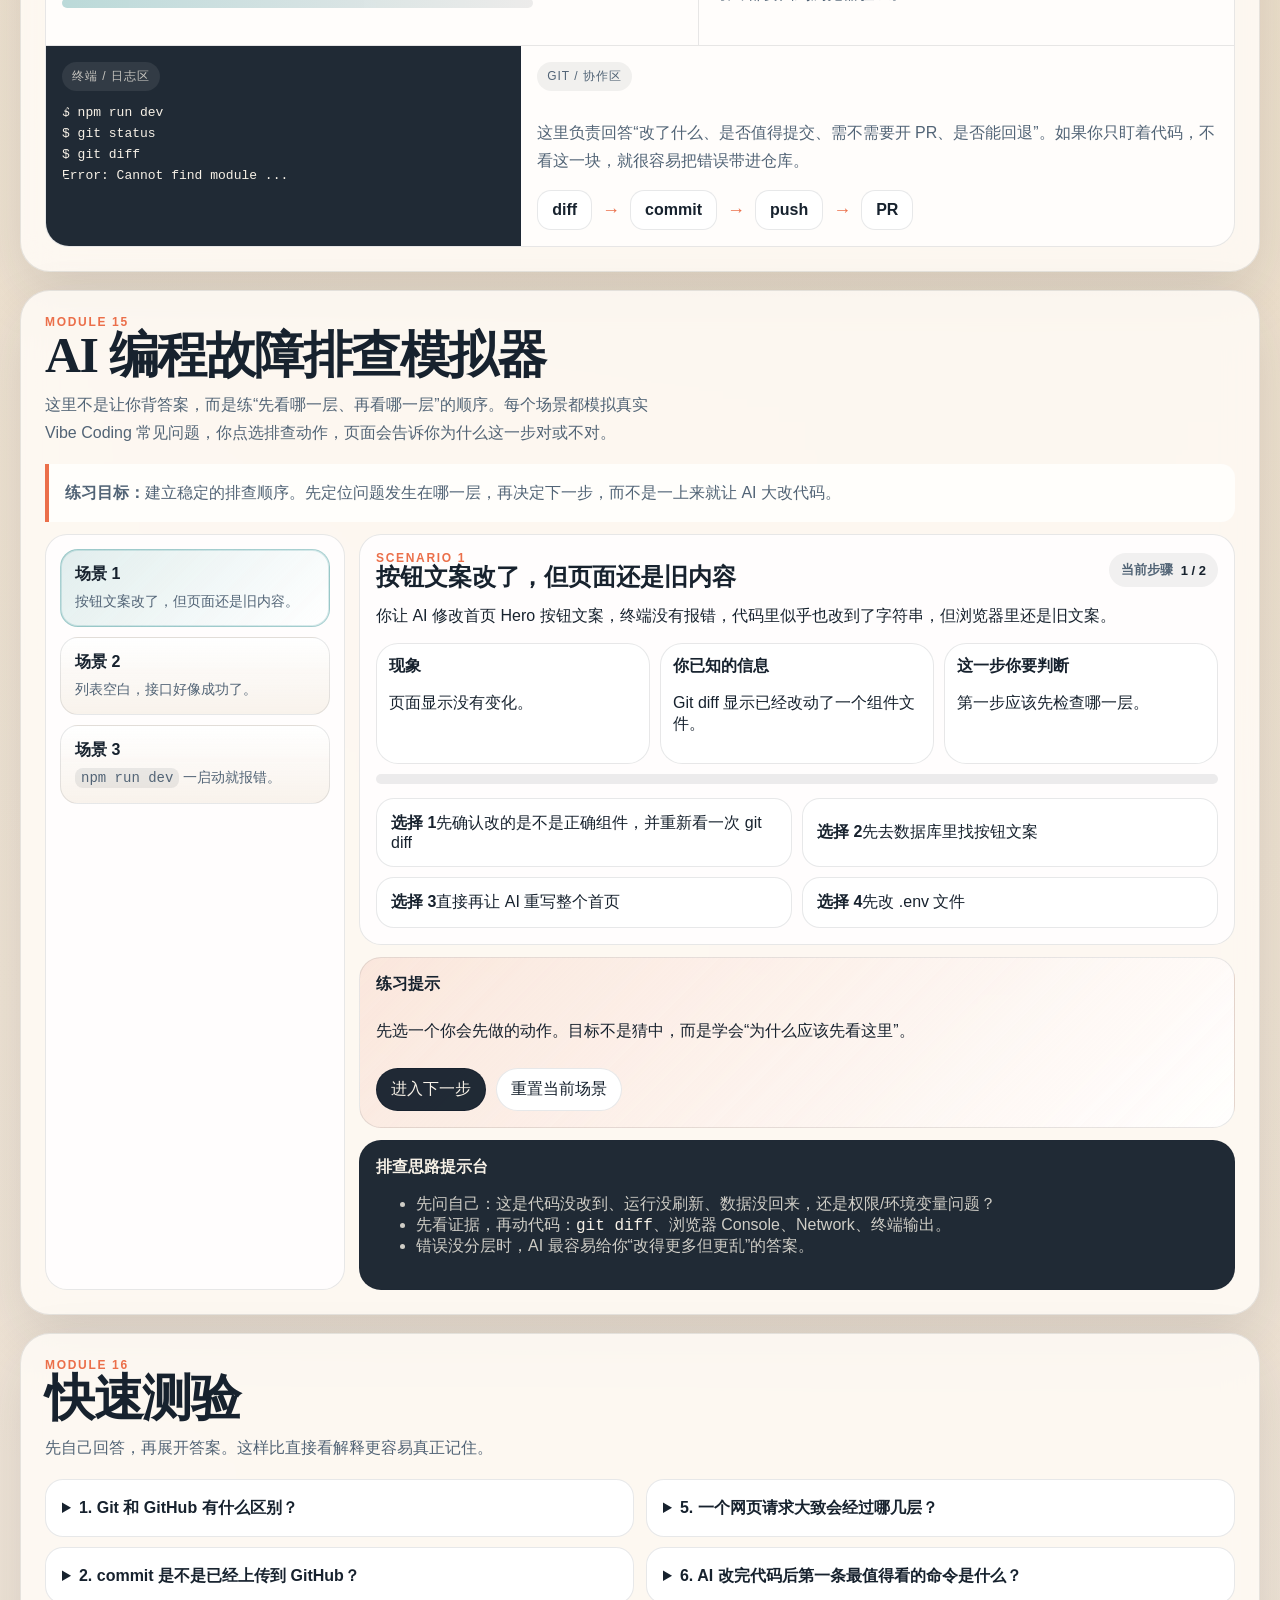
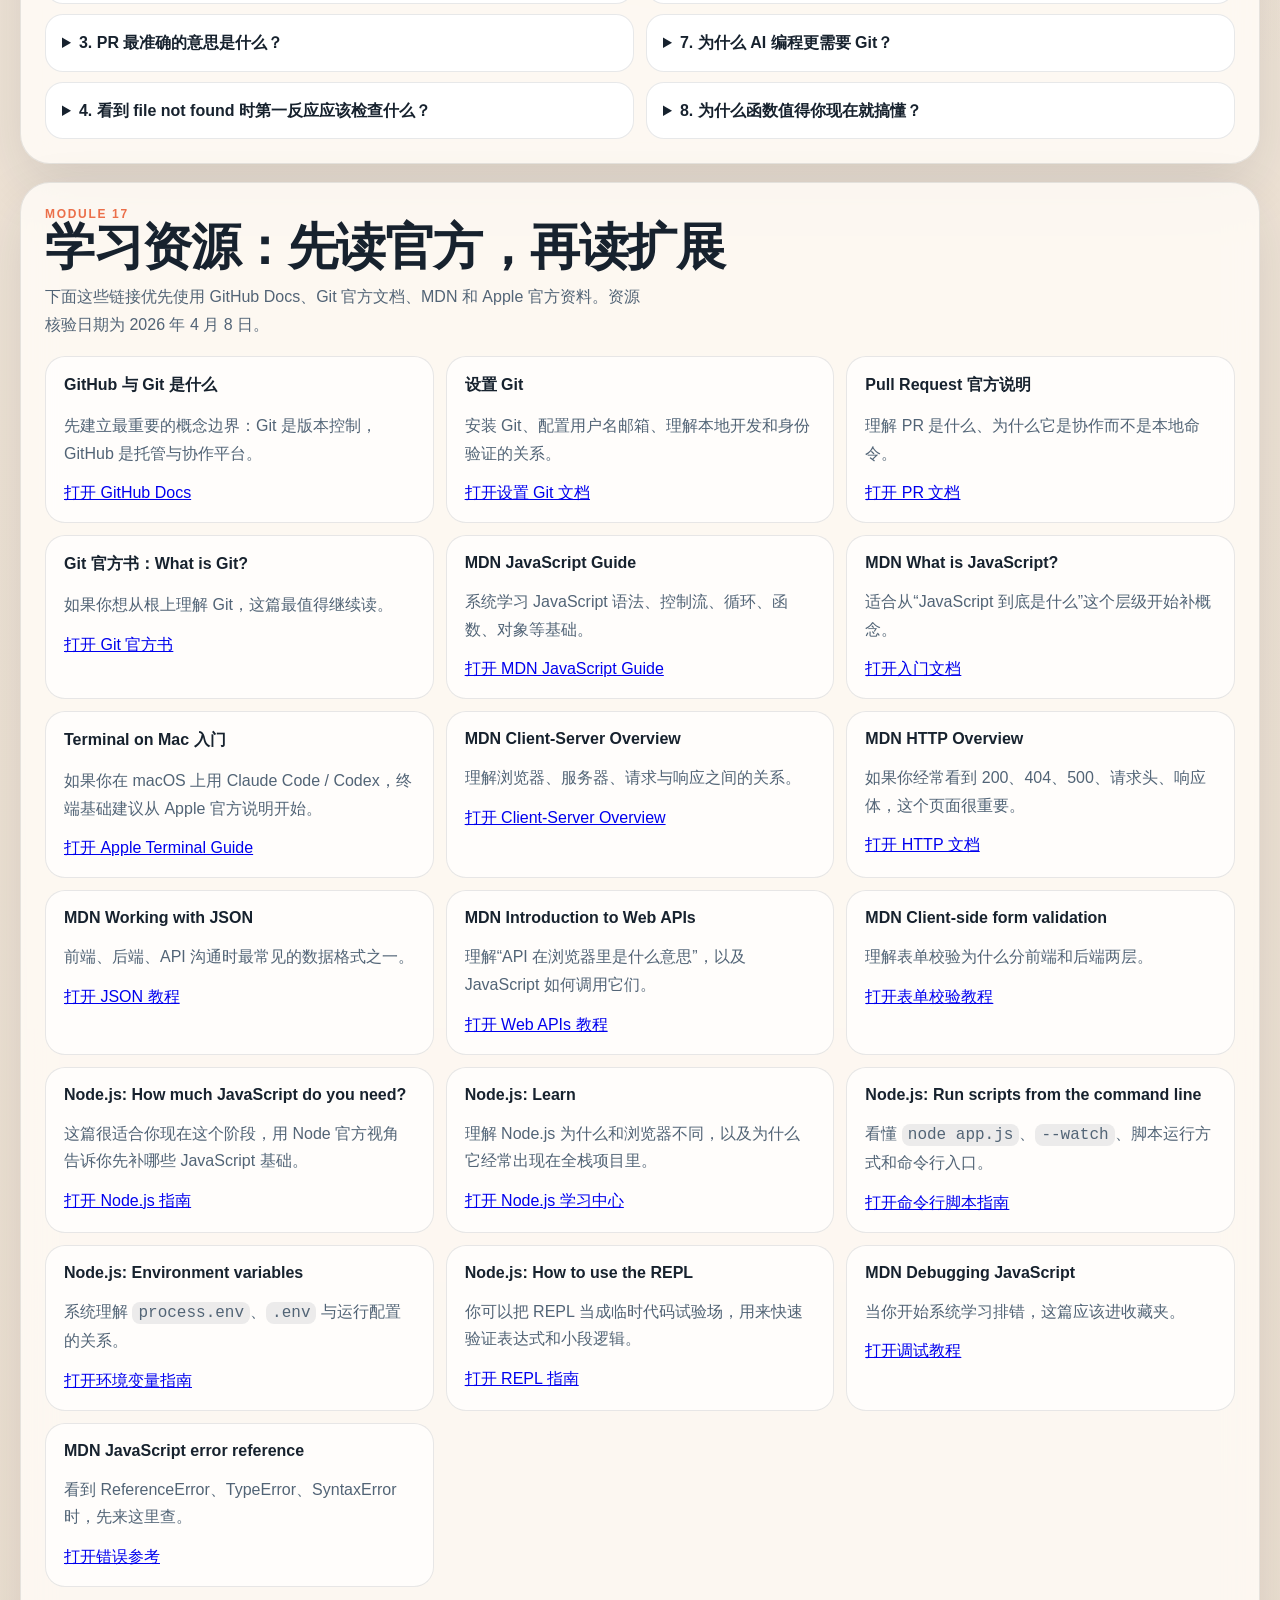
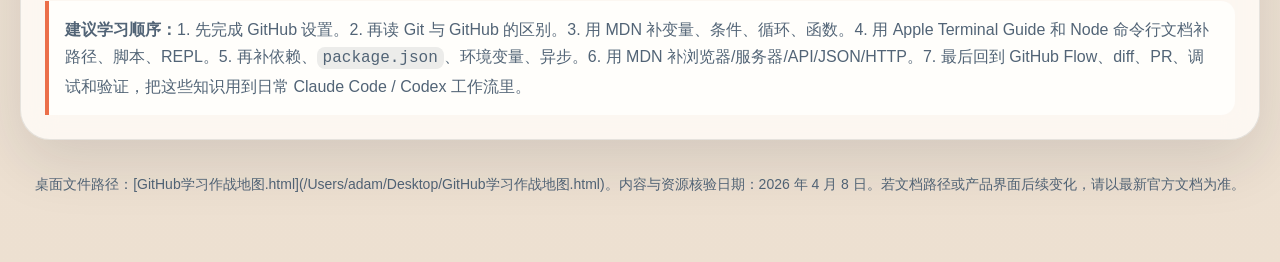
<file: 04-vibe-coding/GitHub学习作战地图.html>
<!DOCTYPE html>
<html lang='zh-CN'>
<head>
  <meta charset='UTF-8'>
  <meta name='viewport' content='width=device-width, initial-scale=1.0'>
  <title>GitHub 与 Vibe Coding 学习作战地图</title>
  <meta name="description" content="GitHub 与 Vibe Coding 学习作战地图：把 GitHub 与 Git、编程基础、终端与路径、Web 基础、AI 编程工作流放在一页，含 17 个模块、故障排查模拟器和可点击练习。">
  <meta property="og:type" content="article">
  <meta property="og:title" content="GitHub 与 Vibe Coding 学习作战地图">
  <meta property="og:description" content="GitHub 与 Vibe Coding 学习作战地图：把 GitHub 与 Git、编程基础、终端与路径、Web 基础、AI 编程工作流放在一页，含 17 个模块、故障排查模拟器和可点击练习。">
  <meta property="og:locale" content="zh_CN">
  <meta name="twitter:card" content="summary">
  <style>
    :root {
      --ink: #17222e;
      --muted: #526476;
      --accent: #eb6f4a;
      --teal: #0c7c7f;
      --gold: #c9993a;
      --paper: rgba(255, 252, 247, 0.84);
      --line: rgba(23, 34, 46, 0.1);
      --soft: rgba(255, 255, 255, 0.72);
      --shadow: 0 22px 60px rgba(23, 34, 46, 0.12);
      --serif: 'Iowan Old Style', 'Palatino Linotype', 'Songti SC', serif;
      --sans: 'Avenir Next', 'PingFang SC', 'Hiragino Sans GB', 'Noto Sans CJK SC', sans-serif;
      --mono: 'SF Mono', 'Menlo', monospace;
    }
    * { box-sizing: border-box; }
    html { scroll-behavior: smooth; }
    body {
      margin: 0;
      font-family: var(--sans);
      color: var(--ink);
      background:
        radial-gradient(circle at 12% 14%, rgba(235, 111, 74, 0.16), transparent 20%),
        radial-gradient(circle at 84% 10%, rgba(12, 124, 127, 0.15), transparent 18%),
        radial-gradient(circle at 78% 72%, rgba(201, 153, 58, 0.14), transparent 22%),
        linear-gradient(180deg, #fbf7f2 0%, #f6efe6 48%, #ede0d1 100%);
    }
    body::before {
      content: '';
      position: fixed;
      inset: 0;
      pointer-events: none;
      background-image:
        linear-gradient(rgba(23, 34, 46, 0.02) 1px, transparent 1px),
        linear-gradient(90deg, rgba(23, 34, 46, 0.02) 1px, transparent 1px);
      background-size: 24px 24px;
      mask-image: linear-gradient(180deg, rgba(0, 0, 0, 0.7), rgba(0, 0, 0, 0.14));
    }
    .page {
      width: min(1240px, calc(100vw - 24px));
      margin: 20px auto 80px;
      position: relative;
      z-index: 1;
    }
    .hero, .panel {
      background: var(--paper);
      backdrop-filter: blur(16px);
      border: 1px solid var(--line);
      box-shadow: var(--shadow);
      border-radius: 30px;
    }
    .hero {
      padding: 30px;
      overflow: hidden;
      position: relative;
    }
    .hero::after {
      content: '';
      position: absolute;
      inset: 0;
      background:
        linear-gradient(120deg, rgba(235, 111, 74, 0.12), transparent 30%),
        linear-gradient(300deg, rgba(12, 124, 127, 0.12), transparent 40%);
      pointer-events: none;
    }
    .hero-inner {
      position: relative;
      z-index: 1;
      display: grid;
      grid-template-columns: 1.35fr 0.95fr;
      gap: 24px;
    }
    .eyebrow {
      display: inline-flex;
      align-items: center;
      gap: 10px;
      padding: 8px 14px;
      border-radius: 999px;
      background: rgba(23, 34, 46, 0.05);
      font-size: 12px;
      letter-spacing: 0.12em;
      text-transform: uppercase;
      color: var(--muted);
    }
    .eyebrow::before {
      content: '';
      width: 8px;
      height: 8px;
      border-radius: 50%;
      background: linear-gradient(135deg, var(--accent), var(--gold));
      box-shadow: 0 0 0 6px rgba(235, 111, 74, 0.08);
    }
    h1, h2, h3 {
      margin: 0;
      font-family: var(--serif);
      line-height: 1.04;
    }
    h1 {
      font-size: clamp(42px, 7vw, 78px);
      letter-spacing: -0.05em;
      max-width: 10ch;
    }
    h2 {
      font-size: clamp(30px, 4vw, 50px);
      letter-spacing: -0.03em;
    }
    h3 {
      font-size: 24px;
    }
    .lead {
      max-width: 60ch;
      margin: 18px 0 0;
      color: var(--muted);
      font-size: 18px;
      line-height: 1.8;
    }
    .grid, .metrics, .cards, .resources, .learn-grid, .nav, .timeline, .two-col, .triptych, .pillars, .diagram-grid {
      display: grid;
      gap: 12px;
    }
    .grid { grid-template-columns: repeat(2, minmax(0, 1fr)); margin-top: 22px; }
    .metrics { grid-template-columns: repeat(2, minmax(0, 1fr)); }
    .cards { grid-template-columns: repeat(3, minmax(0, 1fr)); }
    .resources { grid-template-columns: repeat(3, minmax(0, 1fr)); }
    .learn-grid, .two-col { grid-template-columns: 1fr 1fr; }
    .triptych { grid-template-columns: repeat(3, minmax(0, 1fr)); }
    .pillars { grid-template-columns: repeat(4, minmax(0, 1fr)); }
    .timeline { grid-template-columns: repeat(5, minmax(0, 1fr)); }
    .diagram-grid { grid-template-columns: 1.05fr 0.95fr; }
    .chip, .metric, .card, .box, .resource, .timeline-card, .qa, .diagram, .pillar {
      padding: 18px;
      border-radius: 20px;
      background: var(--soft);
      border: 1px solid var(--line);
    }
    .chip strong, .metric strong, .card strong, .box strong, .resource strong, .timeline-card strong, .pillar strong {
      display: block;
    }
    .metric strong {
      font-size: 30px;
      color: var(--teal);
      margin-bottom: 8px;
    }
    .flow-note {
      margin-top: 14px;
      padding: 18px;
      border-radius: 22px;
      background: linear-gradient(135deg, rgba(12, 124, 127, 0.12), transparent 62%), rgba(23, 34, 46, 0.96);
      color: #f8f0e6;
    }
    .flow-note p, .flow-note li { color: rgba(248, 240, 230, 0.8); }
    .stack { display: grid; grid-template-columns: minmax(0, 1fr); gap: 18px; }
    .panel { padding: 24px; }
    .section-head {
      display: flex;
      justify-content: space-between;
      gap: 16px;
      align-items: end;
      margin-bottom: 18px;
    }
    .section-head p,
    .chip span,
    .metric span,
    .card p,
    .box p,
    .resource p,
    .timeline-card p,
    .note,
    .footer,
    .qa p,
    details,
    .diagram p,
    .pillar p,
    .list li,
    .workspace-caption,
    .svg-note {
      color: var(--muted);
      line-height: 1.72;
    }
    .section-head p {
      max-width: 68ch;
      margin: 10px 0 0;
    }
    .badge {
      font-size: 12px;
      letter-spacing: 0.14em;
      text-transform: uppercase;
      font-weight: 700;
      color: var(--accent);
    }
    .nav {
      grid-template-columns: repeat(16, max-content);
      overflow: auto;
      gap: 10px;
      padding: 14px 4px 4px;
    }
    .nav a {
      text-decoration: none;
      padding: 10px 14px;
      border-radius: 999px;
      background: rgba(255, 255, 255, 0.76);
      border: 1px solid var(--line);
      color: var(--muted);
      white-space: nowrap;
    }
    .tag {
      padding: 6px 10px;
      border-radius: 999px;
      background: #f7e8bd;
      color: #7b5a18;
      font-size: 12px;
      font-weight: 700;
    }
    .card-head {
      display: flex;
      justify-content: space-between;
      gap: 10px;
    }
    .card label {
      display: flex;
      gap: 10px;
      align-items: flex-start;
      margin-top: 12px;
      padding: 12px 14px;
      border-radius: 14px;
      background: #fff;
      border: 1px solid var(--line);
      cursor: pointer;
    }
    .note {
      padding: 15px 16px;
      border-left: 4px solid var(--accent);
      background: rgba(255, 255, 255, 0.72);
      border-radius: 0 14px 14px 0;
    }
    .term-list, .cmd-list, .qa-list {
      display: grid;
      gap: 10px;
    }
    .term-list details, .cmd-list details, .qa-list details {
      padding: 14px 16px;
      border-radius: 18px;
      background: #fff;
      border: 1px solid var(--line);
    }
    summary {
      cursor: pointer;
      font-weight: 700;
      color: var(--ink);
    }
    code, pre {
      font-family: var(--mono);
    }
    code {
      background: rgba(23, 34, 46, 0.08);
      padding: 2px 6px;
      border-radius: 8px;
    }
    pre {
      margin: 12px 0 0;
      padding: 14px;
      border-radius: 16px;
      background: rgba(23, 34, 46, 0.92);
      color: #f7f1e7;
      overflow: auto;
      line-height: 1.6;
      font-size: 13px;
    }
    .list {
      margin: 12px 0 0;
      padding-left: 18px;
    }
    .flowline {
      display: flex;
      flex-wrap: wrap;
      align-items: center;
      gap: 10px;
      margin-top: 12px;
    }
    .node {
      padding: 10px 14px;
      border-radius: 14px;
      background: #fff;
      border: 1px solid var(--line);
      font-weight: 700;
      color: var(--ink);
    }
    .arrow {
      color: var(--accent);
      font-weight: 800;
      font-size: 18px;
    }
    .tree {
      background: rgba(255, 255, 255, 0.72);
      border: 1px solid var(--line);
      border-radius: 18px;
      padding: 16px;
      margin-top: 12px;
    }
    .workspace-mockup {
      border: 1px solid var(--line);
      border-radius: 24px;
      overflow: hidden;
      background: rgba(255, 255, 255, 0.74);
      margin-top: 12px;
    }
    .simulator-shell {
      display: grid;
      grid-template-columns: 300px 1fr;
      gap: 14px;
      margin-top: 12px;
    }
    .scenario-list, .sim-stage, .sim-console, .sim-feedback, .sim-mini-card {
      border: 1px solid var(--line);
      background: rgba(255, 255, 255, 0.78);
      border-radius: 22px;
    }
    .scenario-list {
      padding: 14px;
      display: grid;
      gap: 10px;
      align-content: start;
    }
    .scenario-btn {
      width: 100%;
      text-align: left;
      padding: 14px;
      border-radius: 18px;
      border: 1px solid var(--line);
      background: linear-gradient(180deg, rgba(255,255,255,.96), rgba(247,240,232,.84));
      color: var(--ink);
      cursor: pointer;
      font: inherit;
    }
    .scenario-btn strong {
      display: block;
      margin-bottom: 6px;
    }
    .scenario-btn span {
      color: var(--muted);
      line-height: 1.5;
      font-size: 14px;
    }
    .scenario-btn.is-active {
      border-color: rgba(12, 124, 127, 0.35);
      box-shadow: inset 0 0 0 1px rgba(12, 124, 127, 0.15);
      background: linear-gradient(135deg, rgba(12,124,127,.12), rgba(255,255,255,.92));
    }
    .simulator-main {
      display: grid;
      gap: 12px;
    }
    .sim-stage,
    .sim-console,
    .sim-feedback {
      padding: 16px;
    }
    .sim-topline {
      display: flex;
      justify-content: space-between;
      gap: 12px;
      align-items: center;
      margin-bottom: 10px;
      flex-wrap: wrap;
    }
    .status-pill {
      display: inline-flex;
      align-items: center;
      gap: 8px;
      padding: 8px 12px;
      border-radius: 999px;
      background: rgba(23, 34, 46, 0.06);
      color: var(--muted);
      font-size: 13px;
      font-weight: 700;
    }
    .status-pill strong { color: var(--ink); }
    .sim-clues {
      display: grid;
      grid-template-columns: repeat(3, minmax(0, 1fr));
      gap: 10px;
      margin-top: 12px;
    }
    .sim-mini-card {
      padding: 12px;
    }
    .sim-mini-card strong {
      display: block;
      margin-bottom: 6px;
    }
    .sim-options {
      display: grid;
      grid-template-columns: repeat(2, minmax(0, 1fr));
      gap: 10px;
      margin-top: 14px;
    }
    .sim-option {
      width: 100%;
      text-align: left;
      padding: 14px;
      border-radius: 18px;
      border: 1px solid var(--line);
      background: #fff;
      cursor: pointer;
      font: inherit;
      color: var(--ink);
      transition: transform .16s ease, border-color .16s ease, background .16s ease;
    }
    .sim-option:hover {
      transform: translateY(-1px);
      border-color: rgba(235, 111, 74, 0.35);
      background: rgba(255, 247, 239, 0.96);
    }
    .sim-option[disabled] {
      cursor: default;
      opacity: .72;
      transform: none;
    }
    .sim-option.is-correct {
      border-color: rgba(12, 124, 127, 0.5);
      background: rgba(237, 246, 245, 0.96);
    }
    .sim-option.is-wrong {
      border-color: rgba(235, 111, 74, 0.45);
      background: rgba(255, 242, 238, 0.95);
    }
    .sim-feedback {
      display: grid;
      gap: 10px;
    }
    .sim-feedback.success {
      background: linear-gradient(135deg, rgba(12,124,127,.12), rgba(255,255,255,.88));
    }
    .sim-feedback.warning {
      background: linear-gradient(135deg, rgba(235,111,74,.12), rgba(255,255,255,.88));
    }
    .sim-console {
      background: rgba(23, 34, 46, 0.96);
      color: #f7f1e7;
    }
    .sim-console p, .sim-console li {
      color: rgba(247,241,231,.82);
    }
    .sim-console code {
      background: transparent;
      color: #f7f1e7;
      padding: 0;
    }
    .progress-track {
      height: 10px;
      border-radius: 999px;
      background: rgba(23, 34, 46, 0.08);
      overflow: hidden;
      margin-top: 10px;
    }
    .progress-fill {
      height: 100%;
      width: 0%;
      border-radius: 999px;
      background: linear-gradient(90deg, var(--accent), var(--teal));
      transition: width .2s ease;
    }
    .sim-actions {
      display: flex;
      gap: 10px;
      flex-wrap: wrap;
    }
    .sim-actions button {
      border: 1px solid var(--line);
      border-radius: 999px;
      background: #fff;
      padding: 10px 14px;
      font: inherit;
      cursor: pointer;
      color: var(--ink);
    }
    .sim-actions button.primary {
      background: rgba(23, 34, 46, 0.96);
      color: #f7f1e7;
      border-color: rgba(23,34,46,.96);
    }
    .simulator-shell {
      display: grid;
      grid-template-columns: 300px 1fr;
      gap: 14px;
      margin-top: 12px;
    }
    .scenario-list, .sim-stage, .sim-console, .sim-feedback, .sim-mini-card {
      border: 1px solid var(--line);
      background: rgba(255, 255, 255, 0.78);
      border-radius: 22px;
    }
    .scenario-list {
      padding: 14px;
      display: grid;
      gap: 10px;
      align-content: start;
    }
    .scenario-btn {
      width: 100%;
      text-align: left;
      padding: 14px;
      border-radius: 18px;
      border: 1px solid var(--line);
      background: linear-gradient(180deg, rgba(255,255,255,.96), rgba(247,240,232,.84));
      color: var(--ink);
      cursor: pointer;
      font: inherit;
    }
    .scenario-btn strong {
      display: block;
      margin-bottom: 6px;
    }
    .scenario-btn span {
      color: var(--muted);
      line-height: 1.5;
      font-size: 14px;
    }
    .scenario-btn.is-active {
      border-color: rgba(12, 124, 127, 0.35);
      box-shadow: inset 0 0 0 1px rgba(12, 124, 127, 0.15);
      background: linear-gradient(135deg, rgba(12,124,127,.12), rgba(255,255,255,.92));
    }
    .simulator-main {
      display: grid;
      gap: 12px;
    }
    .sim-stage,
    .sim-console,
    .sim-feedback {
      padding: 16px;
    }
    .sim-topline {
      display: flex;
      justify-content: space-between;
      gap: 12px;
      align-items: center;
      margin-bottom: 10px;
      flex-wrap: wrap;
    }
    .status-pill {
      display: inline-flex;
      align-items: center;
      gap: 8px;
      padding: 8px 12px;
      border-radius: 999px;
      background: rgba(23, 34, 46, 0.06);
      color: var(--muted);
      font-size: 13px;
      font-weight: 700;
    }
    .status-pill strong { color: var(--ink); }
    .sim-clues {
      display: grid;
      grid-template-columns: repeat(3, minmax(0, 1fr));
      gap: 10px;
      margin-top: 12px;
    }
    .sim-mini-card {
      padding: 12px;
    }
    .sim-mini-card strong {
      display: block;
      margin-bottom: 6px;
    }
    .sim-options {
      display: grid;
      grid-template-columns: repeat(2, minmax(0, 1fr));
      gap: 10px;
      margin-top: 14px;
    }
    .sim-option {
      width: 100%;
      text-align: left;
      padding: 14px;
      border-radius: 18px;
      border: 1px solid var(--line);
      background: #fff;
      cursor: pointer;
      font: inherit;
      color: var(--ink);
      transition: transform .16s ease, border-color .16s ease, background .16s ease;
    }
    .sim-option:hover {
      transform: translateY(-1px);
      border-color: rgba(235, 111, 74, 0.35);
      background: rgba(255, 247, 239, 0.96);
    }
    .sim-option[disabled] {
      cursor: default;
      opacity: .72;
      transform: none;
    }
    .sim-option.is-correct {
      border-color: rgba(12, 124, 127, 0.5);
      background: rgba(237, 246, 245, 0.96);
    }
    .sim-option.is-wrong {
      border-color: rgba(235, 111, 74, 0.45);
      background: rgba(255, 242, 238, 0.95);
    }
    .sim-feedback {
      display: grid;
      gap: 10px;
    }
    .sim-feedback.success {
      background: linear-gradient(135deg, rgba(12,124,127,.12), rgba(255,255,255,.88));
    }
    .sim-feedback.warning {
      background: linear-gradient(135deg, rgba(235,111,74,.12), rgba(255,255,255,.88));
    }
    .sim-console {
      background: rgba(23, 34, 46, 0.96);
      color: #f7f1e7;
    }
    .sim-console p, .sim-console li {
      color: rgba(247,241,231,.82);
    }
    .sim-console code {
      background: transparent;
      color: #f7f1e7;
      padding: 0;
    }
    .progress-track {
      height: 10px;
      border-radius: 999px;
      background: rgba(23, 34, 46, 0.08);
      overflow: hidden;
      margin-top: 10px;
    }
    .progress-fill {
      height: 100%;
      width: 0%;
      border-radius: 999px;
      background: linear-gradient(90deg, var(--accent), var(--teal));
      transition: width .2s ease;
    }
    .sim-actions {
      display: flex;
      gap: 10px;
      flex-wrap: wrap;
    }
    .sim-actions button {
      border: 1px solid var(--line);
      border-radius: 999px;
      background: #fff;
      padding: 10px 14px;
      font: inherit;
      cursor: pointer;
      color: var(--ink);
    }
    .sim-actions button.primary {
      background: rgba(23, 34, 46, 0.96);
      color: #f7f1e7;
      border-color: rgba(23,34,46,.96);
    }
    .workspace-top {
      display: grid;
      grid-template-columns: 1.1fr 0.9fr;
      min-height: 230px;
    }
    .pane {
      padding: 16px;
      border-right: 1px solid var(--line);
    }
    .pane:last-child { border-right: 0; }
    .pane-title {
      display: inline-block;
      padding: 6px 10px;
      border-radius: 999px;
      background: rgba(23, 34, 46, 0.06);
      color: var(--muted);
      font-size: 12px;
      letter-spacing: 0.08em;
      text-transform: uppercase;
      margin-bottom: 12px;
    }
    .editor-lines {
      display: grid;
      gap: 8px;
    }
    .line {
      height: 10px;
      border-radius: 999px;
      background: linear-gradient(90deg, rgba(12, 124, 127, 0.28), rgba(23, 34, 46, 0.08));
    }
    .line.short { width: 58%; }
    .line.mid { width: 76%; }
    .line.long { width: 92%; }
    .workspace-bottom {
      display: grid;
      grid-template-columns: 0.8fr 1.2fr;
      border-top: 1px solid var(--line);
      min-height: 150px;
    }
    .terminal {
      background: rgba(23, 34, 46, 0.96);
      color: #f7f1e7;
    }
    .terminal code {
      background: transparent;
      color: #f7f1e7;
      padding: 0;
    }
    .svg-wrap {
      margin-top: 10px;
      border-radius: 22px;
      overflow: hidden;
      border: 1px solid var(--line);
      background: rgba(255, 255, 255, 0.78);
    }
    svg {
      display: block;
      width: 100%;
      height: auto;
    }
    .footer {
      text-align: center;
      font-size: 14px;
    }
    @media (max-width: 1024px) {
      .hero-inner,
      .cards,
      .resources,
      .learn-grid,
      .timeline,
      .two-col,
      .triptych,
      .pillars,
      .diagram-grid,
      .workspace-top,
      .workspace-bottom,
      .simulator-shell,
      .sim-clues,
      .sim-options {
        grid-template-columns: minmax(0, 1fr);
      }
      .grid, .metrics { grid-template-columns: 1fr 1fr; }
      .section-head { flex-direction: column; align-items: start; }
    }
    @media (max-width: 720px) {
      .page { width: min(1240px, calc(100vw - 16px)); }
      .hero, .panel { padding: 18px; border-radius: 22px; }
      .grid, .metrics { grid-template-columns: 1fr; }
      h1 { max-width: none; }
      .card label input[type='checkbox'] { width: 32px; height: 32px; flex: none; margin: 0; }
      .resource a { padding-block: 6px; }
    }
  </style>
</head>
<body>
  <main class='page'>
    <section class='hero'>
      <div class='eyebrow'>GitHub + 编程基础 + Vibe Coding</div>
      <div class='hero-inner'>
        <div>
          <h1>GitHub 与 Vibe Coding 学习作战地图</h1>
          <p class='lead'>这份网页把你要补的几层知识放在一张图里：GitHub 与 Git 主线、编程基本结构、终端与文件系统、Web 基础、AI 编程工作流、可视化图示、原型化练习和权威资源。你可以把它当成 Claude Code 与 Codex 用户的基础地基页。</p>
          <div class='grid'>
            <div class='chip'><strong>你现在的问题</strong><span>工具已经在用，但变量、路径、API、报错、PR、验证这些基础层还不够稳。</span></div>
            <div class='chip'><strong>最该建立的能力</strong><span>看懂代码结构、看懂终端输出、看懂网页请求流、看懂 AI 工作闭环。</span></div>
            <div class='chip'><strong>最重要的习惯</strong><span>不要只会“让 AI 改”，要会“检查它改了什么、为什么错、如何验证”。</span></div>
            <div class='chip'><strong>页面怎么用</strong><span>从上往下学主线，遇到薄弱处就点开细节、看图示、做纸上练习，再去读资源。</span></div>
          </div>
        </div>
        <aside>
          <div class='metrics'>
            <div class='metric'><strong>17</strong><span>个模块</span></div>
            <div class='metric'><strong>1</strong><span>个故障排查模拟器</span></div>
            <div class='metric'><strong>17</strong><span>个模块</span></div>
            <div class='metric'><strong>6</strong><span>个案例 + 可点击练习</span></div>
          </div>
          <div class='flow-note'>
            <strong>一句话先记住</strong>
            <p>AI 编程不是“会提需求就行”。真正高效的 Vibe Coding 需要三层同时成立：</p>
            <ul>
              <li>能描述目标：知道自己要什么。</li>
              <li>能读懂反馈：知道终端、报错、diff 在说什么。</li>
              <li>能验证结果：知道改动是否真的正确。</li>
            </ul>
          </div>
        </aside>
      </div>
    </section>

    <nav class='nav' aria-label='页面导航'>
      <a href='#setup'>1. GitHub 设置</a>
      <a href='#map'>2. Git 与 GitHub</a>
      <a href='#syntax'>3. 编程基础</a>
      <a href='#terminal'>4. 终端与路径</a>
      <a href='#web-basics'>5. Web 基础</a>
      <a href='#runtime'>6. 运行时与依赖</a>
      <a href='#debugging'>7. 调试与验证</a>
      <a href='#cases'>8. 案例拆解</a>
      <a href='#workflow'>9. AI 工作流</a>
      <a href='#visuals'>10. 可视化图示</a>
      <a href='#terms'>11. 术语卡</a>
      <a href='#commands'>12. 命令工作台</a>
      <a href='#flow'>13. GitHub Flow</a>
      <a href='#prototype'>14. 工作台原型</a>
      <a href='#simulator'>15. 排查模拟器</a>
      <a href='#quiz'>16. 测验</a>
      <a href='#resources'>17. 学习资源</a>
    </nav>

    <div class='stack'>
      <section class='panel' id='setup'>
        <div class='section-head'>
          <div>
            <div class='badge'>Module 1</div>
            <h2>先把 GitHub 设置对</h2>
            <p>初学者最容易忽略的其实不是命令，而是账户安全、认证方式、通知规则和仓库卫生。先把这些做对，你后面学 Git 会顺很多。</p>
          </div>
        </div>
        <div class='cards'>
          <article class='card'><div class='card-head'><strong>个人资料与 Profile README</strong><span class='tag'>第一印象</span></div><p>补齐头像、Bio、主页、README，让别人一眼看懂你是谁、做什么、项目在哪。</p><label><input type='checkbox'>我已经知道要优先完善个人资料</label></article>
          <article class='card'><div class='card-head'><strong>2FA / Passkey / 恢复码</strong><span class='tag'>必须优先</span></div><p>GitHub 官方长期强调 2FA；恢复码也要保存好，不然丢失认证方式时可能永久失去账户。</p><label><input type='checkbox'>我知道账户安全要先做</label></article>
          <article class='card'><div class='card-head'><strong>SSH Key 或 PAT</strong><span class='tag'>连接电脑</span></div><p>你在命令行 push / pull 时，需要 SSH key 或 PAT 作为安全身份验证方式。</p><label><input type='checkbox'>我知道命令行需要认证方式</label></article>
          <article class='card'><div class='card-head'><strong>通知规则</strong><span class='tag'>减少噪音</span></div><p>把邮件和站内通知调好，不然你会被 review、mention、watch 消息淹没。</p><label><input type='checkbox'>我知道要控制通知噪音</label></article>
          <article class='card'><div class='card-head'><strong>本地 Git 配置</strong><span class='tag'>你的电脑</span></div><p>安装 Git，配置用户名和邮箱，确认默认编辑器与认证方式，这一步属于 Git 而不是 GitHub 页面。</p><label><input type='checkbox'>我知道 Git 和 GitHub 设置不是一回事</label></article>
          <article class='card'><div class='card-head'><strong>仓库卫生习惯</strong><span class='tag'>长期收益</span></div><p>README、LICENSE、.gitignore、保护分支、Issue / PR 模板，会决定你以后协作是否清晰。</p><label><input type='checkbox'>我知道仓库需要有规则与说明</label></article>
        </div>
      </section>

      <section class='panel' id='map'>
        <div class='section-head'>
          <div>
            <div class='badge'>Module 2</div>
            <h2>先分清 Git 和 GitHub</h2>
            <p>很多人一听到 PR、commit、branch 就晕，本质上是边界没分清。只要先把“本地版本控制”和“远程协作平台”拆开，后面就顺了。</p>
          </div>
        </div>
        <div class='diagram-grid'>
          <article class='box'>
            <strong>概念关系图</strong>
            <div class='flowline'>
              <span class='node'>你本地电脑</span>
              <span class='arrow'>→</span>
              <span class='node'>Git</span>
              <span class='arrow'>→</span>
              <span class='node'>GitHub</span>
              <span class='arrow'>→</span>
              <span class='node'>团队协作</span>
            </div>
            <ul class='list'>
              <li>Git 负责记录历史、分支、diff、回退。</li>
              <li>GitHub 负责托管远程仓库、PR、Review、Issue、Actions。</li>
              <li>AI 帮你改代码，但 Git 和 GitHub 帮你证明、审查和协作。</li>
            </ul>
          </article>
          <article class='diagram'>
            <div class='svg-wrap'>
              <svg viewBox='0 0 760 280' xmlns='http://www.w3.org/2000/svg'>
                <rect x='24' y='54' width='180' height='170' rx='24' fill='#fff7ef' stroke='rgba(23,34,46,.12)'/>
                <text x='52' y='90' font-size='28' fill='#17222e' font-family='sans-serif' font-weight='700'>本地电脑</text>
                <text x='52' y='126' font-size='18' fill='#526476' font-family='sans-serif'>编辑器</text>
                <text x='52' y='152' font-size='18' fill='#526476' font-family='sans-serif'>终端</text>
                <text x='52' y='178' font-size='18' fill='#526476' font-family='sans-serif'>文件与代码</text>

                <rect x='286' y='54' width='180' height='170' rx='24' fill='#edf6f5' stroke='rgba(23,34,46,.12)'/>
                <text x='354' y='102' text-anchor='middle' font-size='34' fill='#0c7c7f' font-family='sans-serif' font-weight='700'>Git</text>
                <text x='354' y='138' text-anchor='middle' font-size='17' fill='#526476' font-family='sans-serif'>版本记录</text>
                <text x='354' y='164' text-anchor='middle' font-size='17' fill='#526476' font-family='sans-serif'>分支 / commit / diff</text>

                <rect x='548' y='54' width='188' height='170' rx='24' fill='#fff2ee' stroke='rgba(23,34,46,.12)'/>
                <text x='642' y='102' text-anchor='middle' font-size='32' fill='#eb6f4a' font-family='sans-serif' font-weight='700'>GitHub</text>
                <text x='642' y='138' text-anchor='middle' font-size='17' fill='#526476' font-family='sans-serif'>远程仓库</text>
                <text x='642' y='164' text-anchor='middle' font-size='17' fill='#526476' font-family='sans-serif'>PR / Review / Actions</text>

                <path d='M208 138 H270' stroke='#eb6f4a' stroke-width='6' stroke-linecap='round'/>
                <polygon points='270,138 252,128 252,148' fill='#eb6f4a'/>
                <path d='M470 138 H530' stroke='#0c7c7f' stroke-width='6' stroke-linecap='round'/>
                <polygon points='530,138 512,128 512,148' fill='#0c7c7f'/>
              </svg>
            </div>
            <p class='svg-note'>看图方式：代码先在本地电脑被修改，Git 负责管理这些变化，GitHub 再把这些变化变成可协作的流程。</p>
          </article>
        </div>
        <div class='note'><strong>记忆法：</strong>Git 像你手上的版本记录器；GitHub 像整个团队共享的代码基地和审查台。AI 写出来的改动，Git 负责留痕，GitHub 负责协作。</div>
      </section>

      <section class='panel' id='syntax'>
        <div class='section-head'>
          <div>
            <div class='badge'>Module 3</div>
            <h2>编程基础地基：你最该先补哪几块</h2>
            <p>你不用立刻学一整门计算机课，但至少要知道代码最基本的积木。否则你看 AI 改出来的代码，会像在看一堆无法判断对错的符号。</p>
          </div>
        </div>
        <div class='pillars'>
          <article class='pillar'><strong>变量 Variable</strong><p>变量是“给数据起名字”。名字有了，你后面才能追踪这份数据在哪里被创建、修改和使用。</p></article>
          <article class='pillar'><strong>条件 Condition</strong><p>条件是“如果……就……”。程序不是永远直线执行，而是根据条件决定走哪条路。</p></article>
          <article class='pillar'><strong>循环 Loop</strong><p>循环是“对一组东西重复处理”。AI 改列表、表格、批量数据时，经常会涉及循环。</p></article>
          <article class='pillar'><strong>函数 Function</strong><p>函数是“可重复调用的处理块”。参数是输入，返回值是输出。</p></article>
        </div>
        <div class='two-col' style='margin-top:12px'>
          <article class='box'>
            <strong>最重要的理解模型</strong>
            <div class='flowline'>
              <span class='node'>输入 Input</span>
              <span class='arrow'>→</span>
              <span class='node'>处理 Logic</span>
              <span class='arrow'>→</span>
              <span class='node'>输出 Output</span>
            </div>
            <p>绝大多数代码都可以先粗略理解成这三步。变量负责存输入，条件/循环/函数负责处理，返回值、页面显示、文件输出或 API 响应属于输出。</p>
            <pre>function greet(name) {
  const message = 'Hello, ' + name;
  return message;
}</pre>
          </article>
          <article class='box'>
            <strong>你最该会看懂的 7 个基础词</strong>
            <div class='qa-list'>
              <details><summary>数据类型 data type</summary><p>至少知道字符串、数字、布尔值、数组、对象分别长什么样，很多报错都和数据类型不匹配有关。</p></details>
              <details><summary>参数 parameter</summary><p>函数吃进去的输入。比如名字、路径、端口、用户输入都可能是参数。</p></details>
              <details><summary>返回值 return value</summary><p>函数处理完后吐出来的结果。没有返回值时，后面的代码就可能拿不到它想要的东西。</p></details>
              <details><summary>对象 object</summary><p>一组“键:值”数据。API 返回 JSON 时，你几乎一定会看到对象。</p></details>
              <details><summary>数组 array</summary><p>一组按顺序排列的值。列表页面、批量任务、循环处理经常用到数组。</p></details>
              <details><summary>作用域 scope</summary><p>变量在哪个范围里能被访问。很多“变量未定义”本质就是作用域问题。</p></details>
              <details><summary>报错 error</summary><p>报错不是坏事，它是在告诉你：哪一层出了问题、缺了什么、类型错了还是路径错了。</p></details>
            </div>
          </article>
        </div>
      </section>

      <section class='panel' id='terminal'>
        <div class='section-head'>
          <div>
            <div class='badge'>Module 4</div>
            <h2>终端与文件系统：Claude Code / Codex 用户必须补的基础</h2>
            <p>你现在很多工具都跑在终端里，所以“路径、文件、命令在哪执行”必须看懂。不会这层，就会经常不知道 AI 为什么改错目录、为什么找不到文件、为什么命令跑不起来。</p>
          </div>
        </div>
        <div class='diagram-grid'>
          <article class='box'>
            <strong>文件树和路径到底是什么</strong>
            <div class='tree'>
              <pre>/Users/adam
├── Desktop
│   └── GitHub学习作战地图.html
├── Projects
│   └── my-app
│       ├── package.json
│       ├── src
│       │   └── app.js
│       └── README.md
└── Downloads</pre>
            </div>
            <ul class='list'>
              <li><strong>绝对路径</strong>：从根开始写完整位置，例如 <code>/Users/adam/Desktop</code>。</li>
              <li><strong>相对路径</strong>：相对于当前目录，例如 <code>src/app.js</code>。</li>
              <li><strong>当前工作目录 cwd</strong>：你命令现在是站在哪个目录里执行的。</li>
            </ul>
          </article>
          <article class='box'>
            <strong>最常见的终端命令</strong>
            <div class='qa-list'>
              <details open><summary><code>pwd</code></summary><p>看你当前站在哪个目录。很多路径错误，第一步就该先看 <code>pwd</code>。</p></details>
              <details><summary><code>ls</code></summary><p>列出当前目录里有什么文件和文件夹。</p></details>
              <details><summary><code>cd path</code></summary><p>切换目录。让 AI 跑命令前，你也要知道它应该站在哪。</p></details>
              <details><summary><code>mkdir</code> / <code>touch</code></summary><p>创建文件夹和文件。</p></details>
              <details><summary><code>rm</code></summary><p>删除文件。危险命令，理解后再用，别盲删。</p></details>
              <details><summary>终端和 Finder 的关系</summary><p>Finder 是图形界面看文件；终端是文本方式操作文件。它们操作的是同一套文件系统。</p></details>
            </div>
          </article>
        </div>
        <div class='note'><strong>你现在最该建立的判断：</strong>看到“file not found”“No such file or directory”“Cannot open”时，优先检查当前目录、路径写法、文件是否真的存在，而不是先怀疑 AI 模型本身。</div>
      </section>

      <section class='panel' id='web-basics'>
        <div class='section-head'>
          <div>
            <div class='badge'>Module 5</div>
            <h2>Web 基础：前端、后端、浏览器、服务器、API 到底怎么连起来</h2>
            <p>只要你在做网页、产品页、表单、后台、接口、登录、列表、数据库，就绕不开这层。很多人知道单词，但不知道它们在一条链上各自做什么。</p>
          </div>
        </div>
        <div class='diagram-grid'>
          <article class='diagram'>
            <div class='svg-wrap'>
              <svg viewBox='0 0 860 300' xmlns='http://www.w3.org/2000/svg'>
                <rect x='26' y='88' width='170' height='120' rx='24' fill='#fff7ef' stroke='rgba(23,34,46,.12)'/>
                <text x='111' y='135' text-anchor='middle' font-size='28' font-family='sans-serif' fill='#17222e' font-weight='700'>浏览器</text>
                <text x='111' y='168' text-anchor='middle' font-size='17' font-family='sans-serif' fill='#526476'>HTML / CSS / JS</text>

                <rect x='256' y='88' width='170' height='120' rx='24' fill='#edf6f5' stroke='rgba(23,34,46,.12)'/>
                <text x='341' y='135' text-anchor='middle' font-size='28' font-family='sans-serif' fill='#0c7c7f' font-weight='700'>前端</text>
                <text x='341' y='168' text-anchor='middle' font-size='17' font-family='sans-serif' fill='#526476'>页面交互</text>

                <rect x='486' y='88' width='170' height='120' rx='24' fill='#fff2ee' stroke='rgba(23,34,46,.12)'/>
                <text x='571' y='135' text-anchor='middle' font-size='28' font-family='sans-serif' fill='#eb6f4a' font-weight='700'>后端 / API</text>
                <text x='571' y='168' text-anchor='middle' font-size='17' font-family='sans-serif' fill='#526476'>业务逻辑</text>

                <rect x='716' y='88' width='118' height='120' rx='24' fill='#f9efd8' stroke='rgba(23,34,46,.12)'/>
                <text x='775' y='135' text-anchor='middle' font-size='26' font-family='sans-serif' fill='#916a15' font-weight='700'>数据库</text>
                <text x='775' y='168' text-anchor='middle' font-size='16' font-family='sans-serif' fill='#526476'>数据存储</text>

                <path d='M198 148 H238' stroke='#eb6f4a' stroke-width='6' stroke-linecap='round'/>
                <polygon points='238,148 220,138 220,158' fill='#eb6f4a'/>
                <path d='M428 148 H468' stroke='#0c7c7f' stroke-width='6' stroke-linecap='round'/>
                <polygon points='468,148 450,138 450,158' fill='#0c7c7f'/>
                <path d='M658 148 H698' stroke='#c9993a' stroke-width='6' stroke-linecap='round'/>
                <polygon points='698,148 680,138 680,158' fill='#c9993a'/>
              </svg>
            </div>
            <p class='svg-note'>简化理解：浏览器里运行前端，前端向后端/API 发请求，后端从数据库读写数据后再把结果返回回来。</p>
          </article>
          <article class='box'>
            <strong>这条链上每个词是什么意思</strong>
            <div class='qa-list'>
              <details open><summary>前端 Frontend</summary><p>用户直接看到和点击的页面层，比如按钮、表单、列表、弹窗、导航。</p></details>
              <details><summary>后端 Backend</summary><p>处理业务逻辑、权限、数据读写、校验、接口返回的那一层。</p></details>
              <details><summary>API</summary><p>前端与后端通信的接口。前端问，后端答，常见数据格式就是 JSON。</p></details>
              <details><summary>HTTP</summary><p>浏览器和服务器传递请求/响应时最基础的协议。看到 200、404、500 时，本质都和 HTTP 响应有关。</p></details>
              <details><summary>JSON</summary><p>一种文本数据格式，API 最常用的返回方式之一。你会经常看到对象和数组长成 JSON 的样子。</p></details>
              <details><summary>表单和验证</summary><p>表单收集用户输入，前端会先做基本验证，后端还需要再验证一次。</p></details>
            </div>
          </article>
        </div>
        <div class='triptych' style='margin-top:12px'>
          <article class='box'><strong>一个页面加载发生了什么</strong><p>浏览器请求 HTML → 下载 CSS/JS → 渲染页面 → 执行交互逻辑 → 可能继续请求 API。</p></article>
          <article class='box'><strong>为什么你会看到接口报错</strong><p>常见原因：路径错、参数错、权限没带、后端异常、网络失败、返回的数据结构和前端预期不一致。</p></article>
          <article class='box'><strong>为什么 JSON 值得先学</strong><p>它是前端、后端、API、配置文件、自动化工具之间最常见的通用语言之一。</p></article>
        </div>
      </section>


      <section class='panel' id='runtime'>
        <div class='section-head'>
          <div>
            <div class='badge'>Module 6</div>
            <h2>运行时、依赖、异步、环境变量：AI 编程里最常卡住的工程层</h2>
            <p>很多人以为代码写出来就结束了，实际上大量问题根本不在“语法”，而在运行环境。你要逐步分清 JavaScript、Node.js、浏览器、依赖包、环境变量、模块系统分别负责什么。</p>
          </div>
        </div>
        <div class='triptych'>
          <article class='box'>
            <strong>异步 async / await</strong>
            <p>异步不是“更高级的同步”，而是程序在等待网络、文件、数据库时不阻塞整个流程。你看到 <code>fetch</code>、<code>await</code>、Promise 时，本质上都在处理“结果不会立刻回来”。</p>
            <pre>async function loadUser() {
  const response = await fetch('/api/user');
  const data = await response.json();
  return data;
}</pre>
          </article>
          <article class='box'>
            <strong>依赖与 package.json</strong>
            <p><code>package.json</code> 是项目的说明书之一，里面通常定义依赖、脚本、项目入口。看到 <code>npm install</code>、<code>npm run dev</code>、<code>npm test</code> 时，通常都和它有关。</p>
            <ul class='list'>
              <li><code>dependencies</code>：运行项目需要的包。</li>
              <li><code>devDependencies</code>：开发时需要的包。</li>
              <li><code>scripts</code>：一组可执行命令。</li>
            </ul>
          </article>
          <article class='box'>
            <strong>环境变量 env</strong>
            <p>环境变量是项目运行时读取的外部配置，例如 API Key、数据库地址、端口号。它们通常不应该直接写死在代码里，更不应该提交到公开仓库。</p>
            <ul class='list'>
              <li>常见名字：<code>API_KEY</code>、<code>DATABASE_URL</code>、<code>PORT</code>。</li>
              <li>Node.js 中常通过 <code>process.env</code> 读取。</li>
              <li>缺少环境变量时，项目常表现为启动失败、鉴权失败、请求失败。</li>
            </ul>
          </article>
        </div>
        <div class='two-col' style='margin-top:12px'>
          <article class='box'>
            <strong>模块与导入导出</strong>
            <div class='flowline'>
              <span class='node'>一个文件</span>
              <span class='arrow'>→</span>
              <span class='node'>export</span>
              <span class='arrow'>→</span>
              <span class='node'>另一个文件 import</span>
            </div>
            <p>很多“找不到函数”“模块不存在”“default/export 错误”都和这里有关。你至少要知道：一个文件可以输出东西，另一个文件再把它引进来用。</p>
          </article>
          <article class='box'>
            <strong>这一层最常见的报错信号</strong>
            <div class='qa-list'>
              <details open><summary>Cannot find module</summary><p>依赖没装、路径写错、模块名写错，或当前运行目录不对。</p></details>
              <details><summary>process.env 为空或 undefined</summary><p>环境变量没配置、变量名不一致，或没有正确加载 <code>.env</code>。</p></details>
              <details><summary>await 相关错误</summary><p>可能是在不支持的位置用了 <code>await</code>，或者忘了把函数声明成 <code>async</code>。</p></details>
              <details><summary>npm script 找不到</summary><p><code>package.json</code> 里没有对应脚本，或者当前目录不是项目根目录。</p></details>
            </div>
          </article>
        </div>
      </section>

      <section class='panel' id='debugging'>
        <div class='section-head'>
          <div>
            <div class='badge'>Module 7</div>
            <h2>调试与验证：不要把“模型信心”当作正确性</h2>
            <p>Vibe Coding 最危险的时刻不是模型报错，而是模型看起来很自信，但你没有验证。你至少要会看 5 类反馈：终端错误、浏览器报错、网络请求、页面现象、测试结果。</p>
          </div>
        </div>
        <div class='triptych'>
          <article class='box'>
            <strong>终端层</strong>
            <p>这里告诉你：命令有没有运行起来、依赖有没有装好、脚本有没有报错、测试有没有通过。</p>
            <pre>$ npm run dev
$ npm test
$ git diff
Error: Cannot find module ...</pre>
          </article>
          <article class='box'>
            <strong>浏览器层</strong>
            <p>这里告诉你：页面是否渲染、按钮是否生效、控制台是否报错、接口是否请求成功。</p>
            <ul class='list'>
              <li>看 Console：JavaScript 报错。</li>
              <li>看 Network：请求是否发出、状态码是否正常。</li>
              <li>看 Elements：DOM 是否真的被渲染。</li>
            </ul>
          </article>
          <article class='box'>
            <strong>验证层</strong>
            <p>至少要验证 4 件事：代码 diff、页面结果、测试结果、关键路径。不是“看起来像对”就算结束。</p>
            <div class='flowline'>
              <span class='node'>diff</span><span class='arrow'>→</span>
              <span class='node'>运行</span><span class='arrow'>→</span>
              <span class='node'>测试</span><span class='arrow'>→</span>
              <span class='node'>提交</span>
            </div>
          </article>
        </div>
        <div class='two-col' style='margin-top:12px'>
          <article class='box'>
            <strong>看到错误后先问的 5 个问题</strong>
            <ol class='list'>
              <li>这是终端错误、浏览器错误、网络错误，还是逻辑错误？</li>
              <li>错误发生在启动时、点击后、提交后，还是渲染时？</li>
              <li>是路径问题、变量问题、类型问题、依赖问题，还是权限/环境变量问题？</li>
              <li>我能不能先缩小范围，复现出最小问题？</li>
              <li>修复后我用什么证据证明它真的好了？</li>
            </ol>
          </article>
          <article class='box'>
            <strong>最值得先学会的调试动作</strong>
            <div class='qa-list'>
              <details open><summary><code>console.log</code> / <code>console.error</code></summary><p>先把关键变量和流程点打印出来，看它到底有没有值、值长什么样、代码有没有走到这里。</p></details>
              <details><summary><code>console.trace()</code></summary><p>当你不知道某段逻辑为什么会被执行时，看调用链很有帮助。</p></details>
              <details><summary>浏览器 Network 面板</summary><p>接口有没有发出去、返回什么状态码、回来的 JSON 长什么样，这里最直观。</p></details>
              <details><summary><code>git diff</code></summary><p>当你怀疑 AI 改坏了东西时，先看 diff，不要凭记忆猜。</p></details>
            </div>
          </article>

        <div class='triptych' style='margin-top:12px'>
          <article class='box'>
            <strong>测试分层：不要只会看绿色勾</strong>
            <p><strong>单元测试</strong>检查一个函数或一个小模块；<strong>集成测试</strong>检查几个模块连起来后是否正确；<strong>端到端测试</strong>检查真实用户路径能不能走通。</p>
          </article>
          <article class='box'>
            <strong>AI 改完代码后最少验证什么</strong>
            <ul class='list'>
              <li>关键函数有没有返回正确结果。</li>
              <li>主要页面能不能加载和点击。</li>
              <li>核心接口有没有正常请求和返回。</li>
              <li>改动有没有破坏旧功能。</li>
            </ul>
          </article>
          <article class='box'>
            <strong>最小案例</strong>
            <pre>function add(a, b) {
  return a + b;
}

add(1, 2) === 3;</pre>
            <p>这就是最小的“验证思维”。先验证最小逻辑，再验证页面和流程，不要一开始就把所有问题混成一团。</p>
          </article>
        </div>
      </section>

      <section class='panel' id='cases'>
        <div class='section-head'>
          <div>
            <div class='badge'>Module 8</div>
            <h2>案例拆解：把概念放进真实 Vibe Coding 场景里</h2>
            <p>下面这些案例不是“标准答案”，而是帮你建立判断顺序。你要学会的不是某一条命令，而是每种问题该从哪一层开始排查。</p>
          </div>
        </div>
        <div class='cards'>
          <article class='card'>
            <strong>案例 1：按钮文案改了，但页面没变</strong>
            <p>场景：你让 AI 改首页按钮文案，代码看起来改了，但浏览器里还是旧内容。</p>
            <details><summary>应该怎么查</summary><p>先看你改的是不是正确文件；再看开发服务器是否重启；然后看浏览器缓存、热更新是否生效；最后看有没有多个同名组件。</p></details>
          </article>
          <article class='card'>
            <strong>案例 2：列表页空白，接口看似没问题</strong>
            <p>场景：浏览器没有报红，但页面就是空。AI 说“接口已经返回成功”。</p>
            <details><summary>应该怎么查</summary><p>打开 Network 看响应 JSON 结构；再检查前端代码是否按正确字段取值，例如 <code>data.items</code> 还是 <code>data.results</code>；最后看 map 循环有没有跑到。</p></details>
          </article>
          <article class='card'>
            <strong>案例 3：登录接口 401 / 403</strong>
            <p>场景：功能逻辑好像没错，但请求总是未授权。</p>
            <details><summary>应该怎么查</summary><p>先看环境变量里的 Key/Token 是否存在；再看请求头有没有带上；再看是不是请求到了错误环境或错误域名。</p></details>
          </article>
          <article class='card'>
            <strong>案例 4：<code>npm run dev</code> 启动失败</strong>
            <p>场景：AI 让你运行项目，但命令一执行就报错。</p>
            <details><summary>应该怎么查</summary><p>先确认当前目录是否是项目根目录；再看 <code>package.json</code> 是否存在对应脚本；再看依赖是否已经 <code>npm install</code>；最后看 Node 版本是否匹配。</p></details>
          </article>
          <article class='card'>
            <strong>案例 5：AI 一次改了太多，结果更乱</strong>
            <p>场景：一个简单需求，AI 却动了很多文件，页面还出现回归。</p>
            <details><summary>应该怎么查</summary><p>先用 <code>git diff</code> 看改动边界；把任务拆小；只保留必要改动；必要时回退一部分文件或重新建分支重做。</p></details>
          </article>
          <article class='card'>
            <strong>案例 6：测试通过了，但页面还是坏的</strong>
            <p>场景：终端里 tests pass，但真实点击流程不对。</p>
            <details><summary>应该怎么查</summary><p>说明测试覆盖面不足。要补页面层验证：浏览器操作、关键路径点击、接口响应、渲染结果，而不是只看单元测试绿了。</p></details>
          </article>
        </div>
      </section>

      <section class='panel' id='workflow'>
        <div class='section-head'>
          <div>
            <div class='badge'>Module 9</div>
            <h2>AI 编程工作流：你不该只会“让模型改代码”</h2>
            <p>Claude Code 和 Codex 真正值钱的用法，不是让它们盲写，而是你能带着一个稳定流程去驱动它们。流程一旦对，模型换了也能继续工作。</p>
          </div>
        </div>
        <div class='diagram-grid'>
          <article class='box'>
            <strong>最推荐的闭环</strong>
            <div class='flowline'>
              <span class='node'>读需求</span><span class='arrow'>→</span>
              <span class='node'>读代码</span><span class='arrow'>→</span>
              <span class='node'>改代码</span><span class='arrow'>→</span>
              <span class='node'>运行</span><span class='arrow'>→</span>
              <span class='node'>看报错</span><span class='arrow'>→</span>
              <span class='node'>修复</span><span class='arrow'>→</span>
              <span class='node'>验证</span><span class='arrow'>→</span>
              <span class='node'>commit / PR</span>
            </div>
            <ul class='list'>
              <li>读需求：你到底要改什么，不要直接跳实现。</li>
              <li>读代码：先看目录、关键文件、函数入口和数据流。</li>
              <li>运行与报错：不要只靠“看起来像对”。</li>
              <li>验证：至少看 diff、看测试、看页面、看输出。</li>
            </ul>
          </article>
          <article class='box'>
            <strong>你现在最容易踩的坑</strong>
            <div class='qa-list'>
              <details open><summary>直接让 AI 改，但自己不看 diff</summary><p>这样你不知道它到底改了哪些文件、顺手动了什么逻辑、有没有引入无关改动。</p></details>
              <details><summary>看到报错就继续追问模型，不先读错误信息</summary><p>报错里通常已经告诉你是路径错、变量未定义、模块找不到、类型不对还是权限不足。</p></details>
              <details><summary>没有验证就 commit</summary><p>只改不跑、不看页面、不看测试，是最容易把“AI 幻觉”带进仓库的方式。</p></details>
              <details><summary>不拆任务</summary><p>越大的改动越应该拆成小步骤，不然模型很容易一次动太多地方。</p></details>
            </div>
          </article>
        </div>
      </section>

      <section class='panel' id='visuals'>
        <div class='section-head'>
          <div>
            <div class='badge'>Module 10</div>
            <h2>可视化实验室：用图理解，不靠死背</h2>
            <p>这部分专门把最抽象的几个问题做成图。你以后复习时，可以直接先看这些图，再回头读术语与命令。</p>
          </div>
        </div>
        <div class='triptych'>
          <article class='diagram'>
            <strong>图 1：函数像一台机器</strong>
            <div class='svg-wrap'>
              <svg viewBox='0 0 420 260' xmlns='http://www.w3.org/2000/svg'>
                <rect x='28' y='104' width='100' height='56' rx='18' fill='#fff7ef' stroke='rgba(23,34,46,.12)'/>
                <text x='78' y='138' text-anchor='middle' font-size='20' fill='#17222e' font-family='sans-serif' font-weight='700'>输入</text>
                <rect x='154' y='70' width='120' height='124' rx='26' fill='#edf6f5' stroke='rgba(23,34,46,.12)'/>
                <text x='214' y='122' text-anchor='middle' font-size='22' fill='#0c7c7f' font-family='sans-serif' font-weight='700'>函数</text>
                <text x='214' y='150' text-anchor='middle' font-size='16' fill='#526476' font-family='sans-serif'>处理逻辑</text>
                <rect x='300' y='104' width='92' height='56' rx='18' fill='#fff2ee' stroke='rgba(23,34,46,.12)'/>
                <text x='346' y='138' text-anchor='middle' font-size='20' fill='#17222e' font-family='sans-serif' font-weight='700'>输出</text>
                <path d='M128 132 H148' stroke='#eb6f4a' stroke-width='5'/>
                <polygon points='148,132 136,125 136,139' fill='#eb6f4a'/>
                <path d='M274 132 H294' stroke='#0c7c7f' stroke-width='5'/>
                <polygon points='294,132 282,125 282,139' fill='#0c7c7f'/>
              </svg>
            </div>
          </article>
          <article class='diagram'>
            <strong>图 2：HTTP 请求流向</strong>
            <div class='svg-wrap'>
              <svg viewBox='0 0 420 260' xmlns='http://www.w3.org/2000/svg'>
                <rect x='24' y='40' width='110' height='64' rx='18' fill='#fff7ef' stroke='rgba(23,34,46,.12)'/>
                <text x='79' y='79' text-anchor='middle' font-size='18' fill='#17222e' font-family='sans-serif' font-weight='700'>浏览器</text>
                <rect x='156' y='40' width='110' height='64' rx='18' fill='#edf6f5' stroke='rgba(23,34,46,.12)'/>
                <text x='211' y='79' text-anchor='middle' font-size='18' fill='#17222e' font-family='sans-serif' font-weight='700'>服务器</text>
                <rect x='288' y='40' width='108' height='64' rx='18' fill='#f9efd8' stroke='rgba(23,34,46,.12)'/>
                <text x='342' y='79' text-anchor='middle' font-size='18' fill='#17222e' font-family='sans-serif' font-weight='700'>数据库</text>
                <text x='112' y='148' font-size='15' fill='#526476' font-family='sans-serif'>1. 发请求</text>
                <text x='194' y='176' font-size='15' fill='#526476' font-family='sans-serif'>2. 查数据</text>
                <text x='154' y='220' font-size='15' fill='#526476' font-family='sans-serif'>3. 返回 JSON / HTML</text>
                <path d='M134 72 H150' stroke='#eb6f4a' stroke-width='5'/><polygon points='150,72 140,66 140,78' fill='#eb6f4a'/>
                <path d='M266 72 H282' stroke='#c9993a' stroke-width='5'/><polygon points='282,72 272,66 272,78' fill='#c9993a'/>
                <path d='M342 106 V138 H211 V110' stroke='#0c7c7f' stroke-width='4' fill='none'/>
                <path d='M211 138 V182 H79 V106' stroke='#0c7c7f' stroke-width='4' fill='none'/>
              </svg>
            </div>
          </article>
          <article class='diagram'>
            <strong>图 3：AI 调试闭环</strong>
            <div class='svg-wrap'>
              <svg viewBox='0 0 420 260' xmlns='http://www.w3.org/2000/svg'>
                <circle cx='210' cy='58' r='38' fill='#fff7ef' stroke='rgba(23,34,46,.12)'/>
                <text x='210' y='64' text-anchor='middle' font-size='18' fill='#17222e' font-family='sans-serif' font-weight='700'>读需求</text>
                <circle cx='330' cy='130' r='38' fill='#edf6f5' stroke='rgba(23,34,46,.12)'/>
                <text x='330' y='136' text-anchor='middle' font-size='18' fill='#17222e' font-family='sans-serif' font-weight='700'>改代码</text>
                <circle cx='210' cy='202' r='38' fill='#fff2ee' stroke='rgba(23,34,46,.12)'/>
                <text x='210' y='208' text-anchor='middle' font-size='18' fill='#17222e' font-family='sans-serif' font-weight='700'>看反馈</text>
                <circle cx='90' cy='130' r='38' fill='#f9efd8' stroke='rgba(23,34,46,.12)'/>
                <text x='90' y='136' text-anchor='middle' font-size='18' fill='#17222e' font-family='sans-serif' font-weight='700'>验证</text>
                <path d='M243 83 L296 114' stroke='#eb6f4a' stroke-width='5'/><polygon points='296,114 282,103 280,118' fill='#eb6f4a'/>
                <path d='M305 154 L243 188' stroke='#0c7c7f' stroke-width='5'/><polygon points='243,188 248,173 256,186' fill='#0c7c7f'/>
                <path d='M176 188 L116 154' stroke='#c9993a' stroke-width='5'/><polygon points='116,154 131,154 124,166' fill='#c9993a'/>
                <path d='M116 106 L177 72' stroke='#17222e' stroke-width='5'/><polygon points='177,72 169,85 161,72' fill='#17222e'/>
              </svg>
            </div>
          </article>
        </div>
      </section>

      <section class='panel' id='terms'>
        <div class='section-head'>
          <div>
            <div class='badge'>Module 11</div>
            <h2>术语卡：高频词一次讲明白</h2>
            <p>点击展开下面的术语卡。每张卡都包含白话解释、真实场景，以及它和 AI 编程的关系。</p>
          </div>
        </div>
        <div class='learn-grid'>
          <div class='term-list'>
            <details><summary>Repository / 仓库</summary><p>仓库是项目的完整容器，里面不仅有文件，还有分支、历史、标签和说明文档。白话理解：项目的正式档案柜。AI 改的是文件，但协作发生在仓库这个边界里。</p></details>
            <details><summary>Clone / 克隆</summary><p>把远程仓库完整复制到你本地，包括历史记录。不是下载 zip，而是把整个项目历史一起拿下来。</p></details>
            <details><summary>Branch / 分支</summary><p>分支是一条独立工作线，让你在不影响默认分支时尝试功能或修 bug。AI 改动大时，分支是最重要的安全隔离层。</p></details>
            <details><summary>Commit / 提交</summary><p>commit 是一次带说明的版本快照。它不是上传，而是在本地写下一条清楚的历史记录。</p></details>
            <details><summary>Push / 推送</summary><p>把本地 commit 发送到远程仓库。commit 只在你电脑里，push 后 GitHub 才看得见。</p></details>
            <details><summary>Pull / 拉取</summary><p>把远程仓库的最新变化获取到本地。你不是一个人在改，所以本地得跟上远程节奏。</p></details>
          </div>
          <div class='term-list'>
            <details><summary>Merge / 合并</summary><p>把一个分支上的变化合并到另一个分支。支线剧情结束，把成果并回主线。</p></details>
            <details><summary>Pull Request / PR</summary><p>PR 是请求把你的改动合并到目标分支，并邀请别人 review。PR 是协作窗口，不是一个本地命令。</p></details>
            <details><summary>Fork / 派生</summary><p>把别人的仓库复制到你自己的 GitHub 账号下。参与开源项目但没有写权限时，fork 是常见起点。</p></details>
            <details><summary>Issue / 问题单</summary><p>Issue 用来记录 Bug、需求、讨论点和待办事项。它不是代码，但它决定你为什么改代码。</p></details>
            <details><summary>README / 项目入口说明</summary><p>README 是别人理解仓库的第一站。没有 README 的仓库，别人打开后常常不知道该干什么。</p></details>
            <details><summary>GitHub Actions / 自动化</summary><p>Actions 是 GitHub 上的自动化能力，可在 push、PR、发布等时机自动运行测试、构建、部署或检查。</p></details>
          </div>
        </div>
      </section>

      <section class='panel' id='commands'>
        <div class='section-head'>
          <div>
            <div class='badge'>Module 12</div>
            <h2>命令工作台：你最先该理解哪些 Git 指令</h2>
            <p>不需要一口气背完全部命令。先抓住最常用的那几条，理解它们在真实工作流里的位置。</p>
          </div>
        </div>
        <div class='learn-grid'>
          <div class='cmd-list'>
            <details open><summary><code>git status</code></summary><p>先看状态，再决定下一步。它会告诉你哪些文件被修改、哪些已暂存、当前在哪个分支。让 AI 改完代码后，这通常是第一条该看的命令。</p></details>
            <details><summary><code>git clone &lt;repo-url&gt;</code></summary><p>第一次把远程仓库完整拉到本地。你要在本地跑项目时，通常从 clone 开始。</p></details>
            <details><summary><code>git switch -c feature/my-task</code></summary><p>创建并切换到新分支。开始一个新功能、修一个 bug、或让 AI 尝试大改动时都应该先做这一步。</p></details>
            <details><summary><code>git add &lt;file&gt;</code></summary><p>把改动放入暂存区。AI 改动常常溢出范围，add 能帮你把提交粒度收紧。</p></details>
            <details><summary><code>git commit -m 'message'</code></summary><p>写下一个清楚的历史节点。message 要写人话，说明这次改动解决了什么。</p></details>
          </div>
          <div class='cmd-list'>
            <details><summary><code>git diff</code></summary><p>真正理解改动内容。diff 会精确显示哪些行被删除、哪些行被新增。真正可信的是 diff，不是“AI 说它改好了”。</p></details>
            <details><summary><code>git pull</code></summary><p>把远程最新变化同步到本地。让 AI 开始改之前先 pull，可减少基于旧代码工作的概率。</p></details>
            <details><summary><code>git push -u origin &lt;branch&gt;</code></summary><p>把本地成果发到 GitHub。push 后 GitHub 才能看到你的分支与 commit，PR 也才能开起来。</p></details>
            <details><summary><code>git log --oneline</code></summary><p>快速查看历史。回忆最近变更、定位问题引入时间时很实用。</p></details>
            <details><summary>最应该记住的顺序</summary><p><code>git status</code> → <code>git diff</code> → <code>git add</code> → <code>git commit</code> → <code>git push</code> → 开 PR。</p></details>
          </div>
        </div>
      </section>

      <section class='panel' id='flow'>
        <div class='section-head'>
          <div>
            <div class='badge'>Module 13</div>
            <h2>GitHub Flow：最适合新手的一条协作流程</h2>
            <p>GitHub 官方长期推荐 GitHub Flow 作为轻量、基于分支的工作方式。先把这条跑顺，比先学复杂流程更划算。</p>
          </div>
        </div>
        <div class='timeline'>
          <article class='timeline-card'><strong>1. 建分支</strong><p>别直接在默认分支上乱改，先开一条工作分支。</p></article>
          <article class='timeline-card'><strong>2. 改代码</strong><p>在分支里完成一组相关修改，范围保持集中。</p></article>
          <article class='timeline-card'><strong>3. 提交并推送</strong><p>用清晰 commit message 记录，再同步到远程。</p></article>
          <article class='timeline-card'><strong>4. 开 PR</strong><p>请求 review，也可以先开 Draft PR 提前拿反馈。</p></article>
          <article class='timeline-card'><strong>5. 合并与清理</strong><p>review 通过后合并，并删除已完成的分支。</p></article>
        </div>
        <div class='qa'>
          <strong>纸上练习</strong>
          <p>请先不要看答案，在心里或纸上写出正确顺序：创建分支、修改代码、git add、git commit、git push、创建 PR、通过 review、合并 PR。</p>
          <details><summary>展开查看标准顺序</summary><p>正确顺序是：创建分支 → 修改代码 → <code>git add</code> → <code>git commit</code> → <code>git push</code> → 创建 PR → 通过 review → 合并 PR。</p></details>
        </div>
      </section>

      <section class='panel' id='prototype'>
        <div class='section-head'>
          <div>
            <div class='badge'>Module 14</div>
            <h2>Vibe Coding 工作台原型：你每天其实就在和这四块打交道</h2>
            <p>这张原型图不是软件截图，而是帮助你理解日常工作台的功能分层。只要你知道每块面板该回答什么问题，调试会顺很多。</p>
          </div>
        </div>
        <div class='workspace-mockup'>
          <div class='workspace-top'>
            <div class='pane'>
              <span class='pane-title'>编辑器 / 代码区</span>
              <div class='editor-lines'>
                <div class='line long'></div>
                <div class='line mid'></div>
                <div class='line short'></div>
                <div class='line long'></div>
                <div class='line mid'></div>
                <div class='line long'></div>
                <div class='line short'></div>
                <div class='line mid'></div>
              </div>
            </div>
            <div class='pane'>
              <span class='pane-title'>浏览器 / 页面区</span>
              <div class='editor-lines'>
                <div class='line long'></div>
                <div class='line long'></div>
                <div class='line mid'></div>
                <div class='line short'></div>
              </div>
              <p class='workspace-caption'>这里负责看“用户实际看到什么”。页面错位、按钮失效、表单不提交，最终都要回到浏览器验证。</p>
            </div>
          </div>
          <div class='workspace-bottom'>
            <div class='pane terminal'>
              <span class='pane-title' style='background: rgba(255,255,255,.08); color: rgba(247,241,231,.75)'>终端 / 日志区</span>
              <pre style='margin: 0; background: transparent; padding: 0'>$ npm run dev
$ git status
$ git diff
Error: Cannot find module ...</pre>
            </div>
            <div class='pane'>
              <span class='pane-title'>Git / 协作区</span>
              <p class='workspace-caption'>这里负责回答“改了什么、是否值得提交、需不需要开 PR、是否能回退”。如果你只盯着代码，不看这一块，就很容易把错误带进仓库。</p>
              <div class='flowline'>
                <span class='node'>diff</span>
                <span class='arrow'>→</span>
                <span class='node'>commit</span>
                <span class='arrow'>→</span>
                <span class='node'>push</span>
                <span class='arrow'>→</span>
                <span class='node'>PR</span>
              </div>
            </div>
          </div>
        </div>
      </section>


      <section class='panel' id='simulator'>
        <div class='section-head'>
          <div>
            <div class='badge'>Module 15</div>
            <h2>AI 编程故障排查模拟器</h2>
            <p>这里不是让你背答案，而是练“先看哪一层、再看哪一层”的顺序。每个场景都模拟真实 Vibe Coding 常见问题，你点选排查动作，页面会告诉你为什么这一步对或不对。</p>
          </div>
        </div>
        <div class='note'><strong>练习目标：</strong>建立稳定的排查顺序。先定位问题发生在哪一层，再决定下一步，而不是一上来就让 AI 大改代码。</div>
        <div class='simulator-shell'>
          <aside class='scenario-list' id='scenario-list'>
            <button class='scenario-btn is-active' data-scenario='0'><strong>场景 1</strong><span>按钮文案改了，但页面还是旧内容。</span></button>
            <button class='scenario-btn' data-scenario='1'><strong>场景 2</strong><span>列表空白，接口好像成功了。</span></button>
            <button class='scenario-btn' data-scenario='2'><strong>场景 3</strong><span><code>npm run dev</code> 一启动就报错。</span></button>
          </aside>
          <div class='simulator-main'>
            <div class='sim-stage'>
              <div class='sim-topline'>
                <div>
                  <div class='badge' id='sim-badge'>Scenario 1</div>
                  <h3 id='sim-title'>按钮文案改了，但页面还是旧内容</h3>
                </div>
                <div class='status-pill'>当前步骤 <strong id='sim-step'>1 / 2</strong></div>
              </div>
              <p id='sim-description'>你让 AI 修改首页 Hero 按钮文案，终端没有报错，代码里似乎也改到了字符串，但浏览器里还是旧文案。</p>
              <div class='sim-clues'>
                <article class='sim-mini-card'><strong>现象</strong><p id='sim-symptom'>页面显示没有变化。</p></article>
                <article class='sim-mini-card'><strong>你已知的信息</strong><p id='sim-clue'>Git diff 显示已经改动了一个组件文件。</p></article>
                <article class='sim-mini-card'><strong>这一步你要判断</strong><p id='sim-goal'>第一步应该先检查哪一层。</p></article>
              </div>
              <div class='progress-track'><div class='progress-fill' id='sim-progress'></div></div>
              <div class='sim-options' id='sim-options'></div>
            </div>
            <div class='sim-feedback warning' id='sim-feedback'>
              <strong>练习提示</strong>
              <p id='sim-feedback-text'>先选一个你会先做的动作。目标不是猜中，而是学会“为什么应该先看这里”。</p>
              <div class='sim-actions'>
                <button class='primary' id='sim-next' disabled>进入下一步</button>
                <button id='sim-reset'>重置当前场景</button>
              </div>
            </div>
            <div class='sim-console'>
              <strong>排查思路提示台</strong>
              <ul>
                <li>先问自己：这是代码没改到、运行没刷新、数据没回来，还是权限/环境变量问题？</li>
                <li>先看证据，再动代码：<code>git diff</code>、浏览器 Console、Network、终端输出。</li>
                <li>错误没分层时，AI 最容易给你“改得更多但更乱”的答案。</li>
              </ul>
            </div>
          </div>
        </div>
      </section>


      <section class='panel' id='quiz'>
        <div class='section-head'>
          <div>
            <div class='badge'>Module 16</div>
            <h2>快速测验</h2>
            <p>先自己回答，再展开答案。这样比直接看解释更容易真正记住。</p>
          </div>
        </div>
        <div class='learn-grid'>
          <div class='qa-list'>
            <details><summary>1. Git 和 GitHub 有什么区别？</summary><p>Git 是版本控制工具；GitHub 是托管仓库与协作平台。</p></details>
            <details><summary>2. commit 是不是已经上传到 GitHub？</summary><p>不是。commit 只发生在本地，push 后 GitHub 才能看到。</p></details>
            <details><summary>3. PR 最准确的意思是什么？</summary><p>请求把你的改动合并到目标分支，并邀请 review。</p></details>
            <details><summary>4. 看到 file not found 时第一反应应该检查什么？</summary><p>当前目录、路径写法、文件是否真的存在，而不是先猜模型坏了。</p></details>
          </div>
          <div class='qa-list'>
            <details><summary>5. 一个网页请求大致会经过哪几层？</summary><p>浏览器/前端 → 后端/API → 数据库 → 返回结果。</p></details>
            <details><summary>6. AI 改完代码后第一条最值得看的命令是什么？</summary><p><code>git status</code>，然后通常会接着看 <code>git diff</code>。</p></details>
            <details><summary>7. 为什么 AI 编程更需要 Git？</summary><p>因为 AI 让改动更快，而 Git 让这些改动可审查、可回退、可协作。</p></details>
            <details><summary>8. 为什么函数值得你现在就搞懂？</summary><p>因为它是“输入 → 处理 → 输出”的最小抽象单元，很多代码理解都能先从函数开始。</p></details>
          </div>
        </div>
      </section>

      <section class='panel' id='resources'>
        <div class='section-head'>
          <div>
            <div class='badge'>Module 17</div>
            <h2>学习资源：先读官方，再读扩展</h2>
            <p>下面这些链接优先使用 GitHub Docs、Git 官方文档、MDN 和 Apple 官方资料。资源核验日期为 2026 年 4 月 8 日。</p>
          </div>
        </div>
        <div class='resources'>
          <article class='resource'><strong>GitHub 与 Git 是什么</strong><p>先建立最重要的概念边界：Git 是版本控制，GitHub 是托管与协作平台。</p><a href='https://docs.github.com/zh/get-started/start-your-journey/about-github-and-git' target='_blank' rel='noreferrer'>打开 GitHub Docs</a></article>
          <article class='resource'><strong>设置 Git</strong><p>安装 Git、配置用户名邮箱、理解本地开发和身份验证的关系。</p><a href='https://docs.github.com/zh/get-started/git-basics/set-up-git' target='_blank' rel='noreferrer'>打开设置 Git 文档</a></article>
          <article class='resource'><strong>Pull Request 官方说明</strong><p>理解 PR 是什么、为什么它是协作而不是本地命令。</p><a href='https://docs.github.com/en/pull-requests/collaborating-with-pull-requests/proposing-changes-to-your-work-with-pull-requests/about-pull-requests' target='_blank' rel='noreferrer'>打开 PR 文档</a></article>
          <article class='resource'><strong>Git 官方书：What is Git?</strong><p>如果你想从根上理解 Git，这篇最值得继续读。</p><a href='https://git-scm.com/book/en/v2/Getting-Started-What-is-Git%3F' target='_blank' rel='noreferrer'>打开 Git 官方书</a></article>
          <article class='resource'><strong>MDN JavaScript Guide</strong><p>系统学习 JavaScript 语法、控制流、循环、函数、对象等基础。</p><a href='https://developer.mozilla.org/en-US/docs/Web/JavaScript/Guide' target='_blank' rel='noreferrer'>打开 MDN JavaScript Guide</a></article>
          <article class='resource'><strong>MDN What is JavaScript?</strong><p>适合从“JavaScript 到底是什么”这个层级开始补概念。</p><a href='https://developer.mozilla.org/en-US/docs/Learn/JavaScript/First_steps/What_is_JavaScript' target='_blank' rel='noreferrer'>打开入门文档</a></article>
          <article class='resource'><strong>Terminal on Mac 入门</strong><p>如果你在 macOS 上用 Claude Code / Codex，终端基础建议从 Apple 官方说明开始。</p><a href='https://support.apple.com/guide/terminal/get-started-pht23b129fed/mac' target='_blank' rel='noreferrer'>打开 Apple Terminal Guide</a></article>
          <article class='resource'><strong>MDN Client-Server Overview</strong><p>理解浏览器、服务器、请求与响应之间的关系。</p><a href='https://developer.mozilla.org/docs/Learn/Server-side/First_steps/Client-Server_overview' target='_blank' rel='noreferrer'>打开 Client-Server Overview</a></article>
          <article class='resource'><strong>MDN HTTP Overview</strong><p>如果你经常看到 200、404、500、请求头、响应体，这个页面很重要。</p><a href='https://developer.mozilla.org/en-US/docs/Web/HTTP' target='_blank' rel='noreferrer'>打开 HTTP 文档</a></article>
          <article class='resource'><strong>MDN Working with JSON</strong><p>前端、后端、API 沟通时最常见的数据格式之一。</p><a href='https://developer.mozilla.org/en-US/docs/Learn_web_development/Core/Scripting/JSON' target='_blank' rel='noreferrer'>打开 JSON 教程</a></article>
          <article class='resource'><strong>MDN Introduction to Web APIs</strong><p>理解“API 在浏览器里是什么意思”，以及 JavaScript 如何调用它们。</p><a href='https://developer.mozilla.org/en-US/docs/Learn_web_development/Extensions/Client-side_APIs/Introduction' target='_blank' rel='noreferrer'>打开 Web APIs 教程</a></article>
          <article class='resource'><strong>MDN Client-side form validation</strong><p>理解表单校验为什么分前端和后端两层。</p><a href='https://developer.mozilla.org/en-US/docs/Learn_web_development/Extensions/Forms/Form_validation' target='_blank' rel='noreferrer'>打开表单校验教程</a></article>
          <article class='resource'><strong>Node.js: How much JavaScript do you need?</strong><p>这篇很适合你现在这个阶段，用 Node 官方视角告诉你先补哪些 JavaScript 基础。</p><a href='https://nodejs.org/en/learn/getting-started/how-much-javascript-do-you-need-to-know-to-use-nodejs' target='_blank' rel='noreferrer'>打开 Node.js 指南</a></article>
          <article class='resource'><strong>Node.js: Learn</strong><p>理解 Node.js 为什么和浏览器不同，以及为什么它经常出现在全栈项目里。</p><a href='https://nodejs.org/en/learn' target='_blank' rel='noreferrer'>打开 Node.js 学习中心</a></article>
          <article class='resource'><strong>Node.js: Run scripts from the command line</strong><p>看懂 <code>node app.js</code>、<code>--watch</code>、脚本运行方式和命令行入口。</p><a href='https://nodejs.org/en/learn/command-line/run-nodejs-scripts-from-the-command-line' target='_blank' rel='noreferrer'>打开命令行脚本指南</a></article>
          <article class='resource'><strong>Node.js: Environment variables</strong><p>系统理解 <code>process.env</code>、<code>.env</code> 与运行配置的关系。</p><a href='https://nodejs.org/en/learn/command-line/how-to-read-environment-variables-from-nodejs' target='_blank' rel='noreferrer'>打开环境变量指南</a></article>
          <article class='resource'><strong>Node.js: How to use the REPL</strong><p>你可以把 REPL 当成临时代码试验场，用来快速验证表达式和小段逻辑。</p><a href='https://nodejs.org/en/learn/command-line/how-to-use-the-nodejs-repl' target='_blank' rel='noreferrer'>打开 REPL 指南</a></article>
          <article class='resource'><strong>MDN Debugging JavaScript</strong><p>当你开始系统学习排错，这篇应该进收藏夹。</p><a href='https://developer.mozilla.org/en-US/docs/Learn_web_development/Core/Scripting/Debugging_JavaScript' target='_blank' rel='noreferrer'>打开调试教程</a></article>
          <article class='resource'><strong>MDN JavaScript error reference</strong><p>看到 ReferenceError、TypeError、SyntaxError 时，先来这里查。</p><a href='https://developer.mozilla.org/en-US/docs/Web/JavaScript/Reference/Errors' target='_blank' rel='noreferrer'>打开错误参考</a></article>
        </div>
        <div class='note' style='margin-top: 14px'><strong>建议学习顺序：</strong>1. 先完成 GitHub 设置。2. 再读 Git 与 GitHub 的区别。3. 用 MDN 补变量、条件、循环、函数。4. 用 Apple Terminal Guide 和 Node 命令行文档补路径、脚本、REPL。5. 再补依赖、<code>package.json</code>、环境变量、异步。6. 用 MDN 补浏览器/服务器/API/JSON/HTTP。7. 最后回到 GitHub Flow、diff、PR、调试和验证，把这些知识用到日常 Claude Code / Codex 工作流里。</div>
      </section>

      <p class='footer'>桌面文件路径：[GitHub学习作战地图.html](/Users/adam/Desktop/GitHub学习作战地图.html)。内容与资源核验日期：2026 年 4 月 8 日。若文档路径或产品界面后续变化，请以最新官方文档为准。</p>
    </div>
  </main>

  <script>
    const simulatorScenarios = [
      {
        badge: 'Scenario 1',
        title: '按钮文案改了，但页面还是旧内容',
        description: '你让 AI 修改首页 Hero 按钮文案，终端没有报错，代码里似乎也改到了字符串，但浏览器里还是旧文案。',
        symptom: '页面显示没有变化。',
        clue: 'Git diff 显示已经改动了一个组件文件。',
        steps: [
          {
            goal: '第一步应该先检查哪一层。',
            correct: 0,
            options: [
              { label: '先确认改的是不是正确组件，并重新看一次 git diff', reason: '这是最稳的第一步。你要先确认改动目标对不对，再判断为什么浏览器没变化。' },
              { label: '先去数据库里找按钮文案', reason: '这个现象更像前端渲染或改错文件，不应该先跳到数据库层。' },
              { label: '直接再让 AI 重写整个首页', reason: '还没定位问题层级就重写，通常只会扩大改动范围。' },
              { label: '先改 .env 文件', reason: '按钮文案静态显示问题通常与环境变量无关。' }
            ]
          },
          {
            goal: '确认文件改对了之后，下一步最该看什么。',
            correct: 1,
            options: [
              { label: '先开一个新的 GitHub 仓库', reason: '这和当前页面未刷新没有关系。' },
              { label: '检查开发服务器、热更新和是否存在多个同名组件', reason: '这一步能区分是页面没刷新、组件没挂上，还是你看到的不是被修改的那个组件。' },
              { label: '先把 node_modules 删掉重装', reason: '没有证据时先重装依赖是典型的高成本低信息动作。' },
              { label: '直接提交 commit', reason: '问题还没解决，提交只会把未验证的状态写进历史。' }
            ]
          }
        ],
        takeaway: '这类问题先看改动边界和页面渲染链，不要一上来就大修。正确顺序通常是：diff → 正确文件 → 开发服务器 / 热更新 → 是否有重复组件。'
      },
      {
        badge: 'Scenario 2',
        title: '列表页空白，接口好像成功了',
        description: '页面没有明显红色报错，AI 说接口已经返回成功，但列表区就是空白。',
        symptom: '接口“看起来成功”，页面仍为空。',
        clue: '你怀疑是 JSON 结构和前端取值不一致。',
        steps: [
          {
            goal: '第一步该先看哪里。',
            correct: 2,
            options: [
              { label: '先去改 CSS，让列表显眼一点', reason: '列表为空先查数据流，不是先改样式。' },
              { label: '先重启电脑', reason: '这不是有信息量的排查动作。' },
              { label: '打开浏览器 Network，看响应 JSON 实际长什么样', reason: '这是定位数据层最直接的证据来源。先看后端到底返回了什么。' },
              { label: '直接把 map 循环删掉重写', reason: '你还不知道数据结构，重写循环没有依据。' }
            ]
          },
          {
            goal: '看到响应体后，下一步最合理的动作是什么。',
            correct: 0,
            options: [
              { label: '对照前端代码，确认取的是 data.items、data.results 还是别的字段', reason: '接口成功但页面空，最常见原因就是字段路径取错。' },
              { label: '立刻去新建数据库表', reason: '响应已经回来了，说明问题更可能在前端取值层。' },
              { label: '先 push 再开 PR', reason: '问题尚未定位，不能把流程动作当成调试动作。' },
              { label: '改 package.json', reason: '列表渲染和 package.json 没有直接关系。' }
            ]
          }
        ],
        takeaway: '接口成功不代表页面一定能显示。中间还隔着 JSON 结构、字段路径、循环渲染和条件判断。先看 Network，再看前端取值。'
      },
      {
        badge: 'Scenario 3',
        title: 'npm run dev 一启动就报错',
        description: '你刚 clone 下来一个项目，AI 让你执行 <code>npm run dev</code>，结果终端立刻报错，项目根本没启动。',
        symptom: '命令一执行就失败。',
        clue: '终端里可能提示 missing script、cannot find module 或 Node version 不兼容。',
        steps: [
          {
            goal: '第一步最该先确认什么。',
            correct: 1,
            options: [
              { label: '先去 GitHub 改头像', reason: '这和本地运行失败无关。' },
              { label: '确认当前目录是不是项目根目录，并检查 package.json 里有没有 dev 脚本', reason: '启动失败先看 cwd 和脚本定义，这是最低成本且信息量最高的一步。' },
              { label: '直接让 AI 把项目改成另一个框架', reason: '还没定位就大改架构，代价过高。' },
              { label: '先打开数据库控制台', reason: '项目还没启动，不该先跳到数据库层。' }
            ]
          },
          {
            goal: '确认脚本存在之后，下一步最合理的排查方向是什么。',
            correct: 3,
            options: [
              { label: '先提交一个空 commit', reason: '这不是调试动作。' },
              { label: '直接删库重来', reason: '问题仍在运行层，不能跳过基础排查。' },
              { label: '把所有源代码文件名都改一遍', reason: '没有证据支持这种高风险操作。' },
              { label: '看报错内容，区分是依赖没装、模块缺失，还是 Node 版本不匹配', reason: '这一步能把问题继续分到依赖层或运行时层，才知道该装包、换版本还是改命令。' }
            ]
          }
        ],
        takeaway: '运行失败先看目录、脚本和报错文本本身。很多问题都不是“代码坏了”，而是你站错目录、没装依赖，或者 Node 版本不匹配。'
      }
    ];

    const state = { scenarioIndex: 0, stepIndex: 0, score: 0, answered: false };

    const scenarioList = document.getElementById('scenario-list');
    const simBadge = document.getElementById('sim-badge');
    const simTitle = document.getElementById('sim-title');
    const simDescription = document.getElementById('sim-description');
    const simSymptom = document.getElementById('sim-symptom');
    const simClue = document.getElementById('sim-clue');
    const simGoal = document.getElementById('sim-goal');
    const simStep = document.getElementById('sim-step');
    const simOptions = document.getElementById('sim-options');
    const simFeedback = document.getElementById('sim-feedback');
    const simFeedbackText = document.getElementById('sim-feedback-text');
    const simProgress = document.getElementById('sim-progress');
    const simNext = document.getElementById('sim-next');
    const simReset = document.getElementById('sim-reset');

    function renderScenarioButtons() {
      const buttons = scenarioList.querySelectorAll('.scenario-btn');
      buttons.forEach((button, index) => {
        button.classList.toggle('is-active', index === state.scenarioIndex);
      });
    }

    function renderStep() {
      const scenario = simulatorScenarios[state.scenarioIndex];
      const step = scenario.steps[state.stepIndex];
      simBadge.textContent = scenario.badge;
      simTitle.innerHTML = scenario.title;
      simDescription.innerHTML = scenario.description;
      simSymptom.textContent = scenario.symptom;
      simClue.textContent = scenario.clue;
      simGoal.textContent = step.goal;
      simStep.textContent = `${state.stepIndex + 1} / ${scenario.steps.length}`;
      simProgress.style.width = `${((state.stepIndex) / scenario.steps.length) * 100}%`;
      simOptions.innerHTML = '';
      state.answered = false;
      simNext.disabled = true;
      simNext.textContent = state.stepIndex === scenario.steps.length - 1 ? '查看总结' : '进入下一步';
      simFeedback.className = 'sim-feedback warning';
      simFeedback.querySelector('strong').textContent = '练习提示';
      simFeedbackText.textContent = '先选一个你会先做的动作。目标不是猜中，而是学会“为什么应该先看这里”。';

      step.options.forEach((option, index) => {
        const button = document.createElement('button');
        button.className = 'sim-option';
        button.type = 'button';
        button.innerHTML = `<strong>选择 ${index + 1}</strong><span>${option.label}</span>`;
        button.addEventListener('click', () => answerStep(index));
        simOptions.appendChild(button);
      });
      renderScenarioButtons();
    }

    function answerStep(choiceIndex) {
      if (state.answered) return;
      const scenario = simulatorScenarios[state.scenarioIndex];
      const step = scenario.steps[state.stepIndex];
      const buttons = simOptions.querySelectorAll('.sim-option');
      const correct = choiceIndex === step.correct;
      state.answered = true;
      buttons.forEach((button, index) => {
        button.disabled = true;
        if (index === step.correct) button.classList.add('is-correct');
        if (index === choiceIndex && index !== step.correct) button.classList.add('is-wrong');
      });
      if (correct) state.score += 1;
      simFeedback.className = `sim-feedback ${correct ? 'success' : 'warning'}`;
      simFeedback.querySelector('strong').textContent = correct ? '这一步判断正确' : '这一步不够理想';
      simFeedbackText.textContent = step.options[choiceIndex].reason;
      simNext.disabled = false;
      simProgress.style.width = `${((state.stepIndex + 1) / scenario.steps.length) * 100}%`;
      if (state.stepIndex === scenario.steps.length - 1) {
        simNext.textContent = '查看总结';
      }
    }

    function advanceStep() {
      const scenario = simulatorScenarios[state.scenarioIndex];
      if (!state.answered) return;
      if (state.stepIndex < scenario.steps.length - 1) {
        state.stepIndex += 1;
        renderStep();
        return;
      }
      simFeedback.className = 'sim-feedback success';
      simFeedback.querySelector('strong').textContent = '本场景总结';
      simFeedbackText.textContent = `${scenario.takeaway} 你在这个场景中的得分：${state.score} / ${scenario.steps.length * simulatorScenarios.length}（累计得分）。`;
      simNext.disabled = true;
    }

    scenarioList.addEventListener('click', (event) => {
      const button = event.target.closest('.scenario-btn');
      if (!button) return;
      state.scenarioIndex = Number(button.dataset.scenario);
      state.stepIndex = 0;
      state.answered = false;
      renderStep();
    });

    simNext.addEventListener('click', advanceStep);
    simReset.addEventListener('click', () => {
      state.stepIndex = 0;
      state.answered = false;
      renderStep();
    });

    renderStep();
  </script>
</body>
</html>
</file>
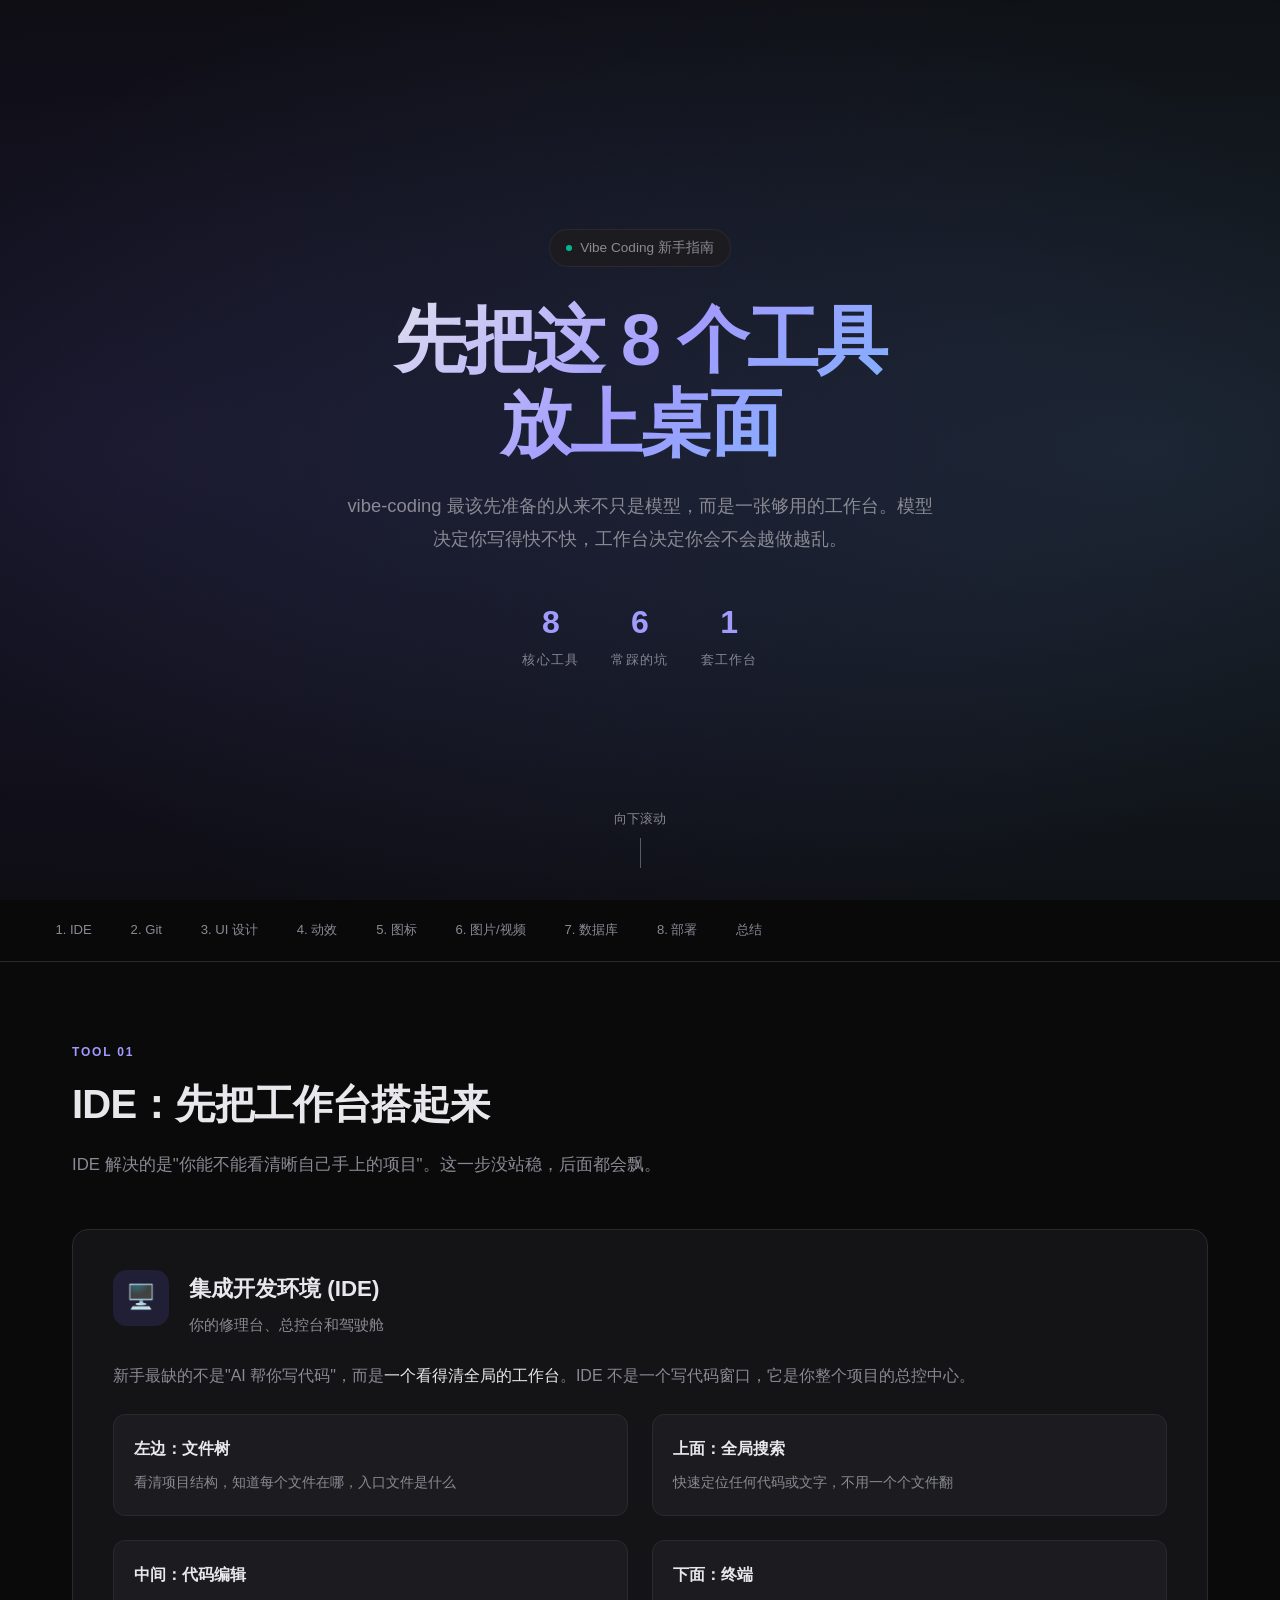
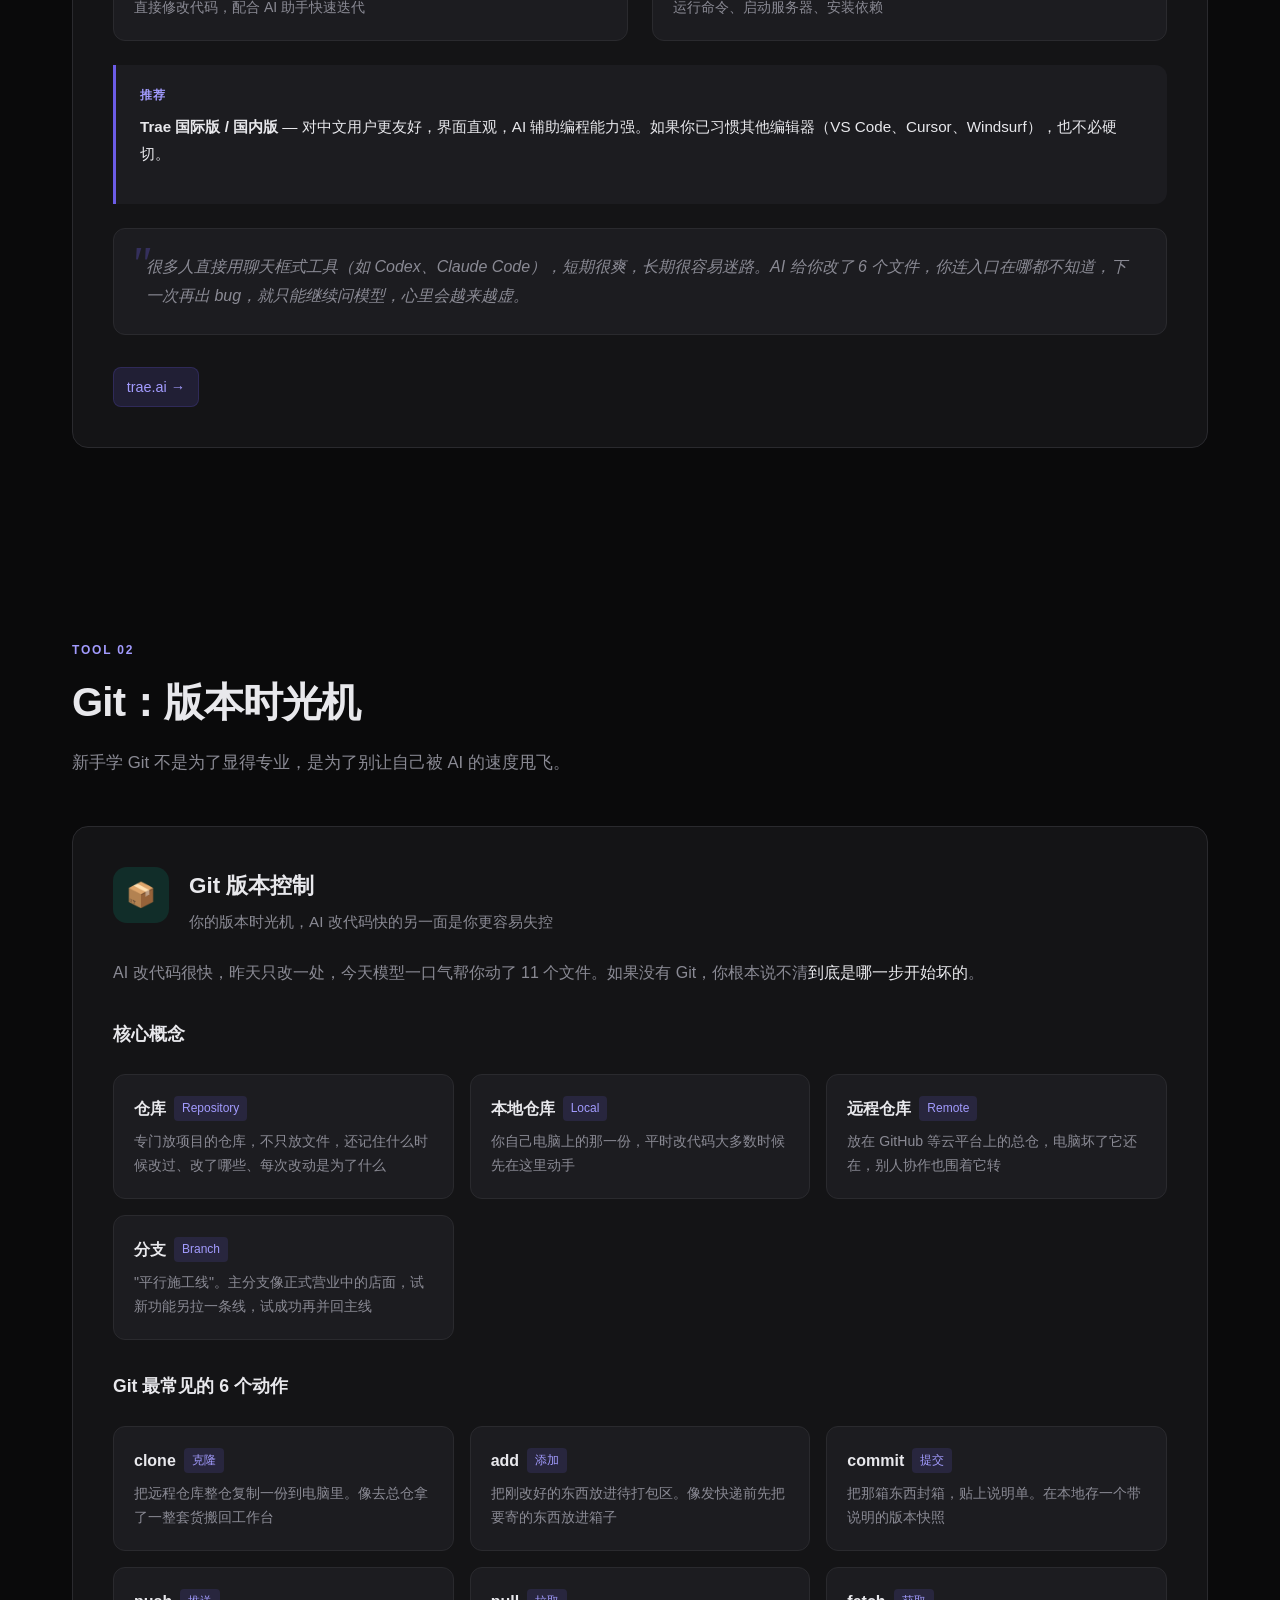
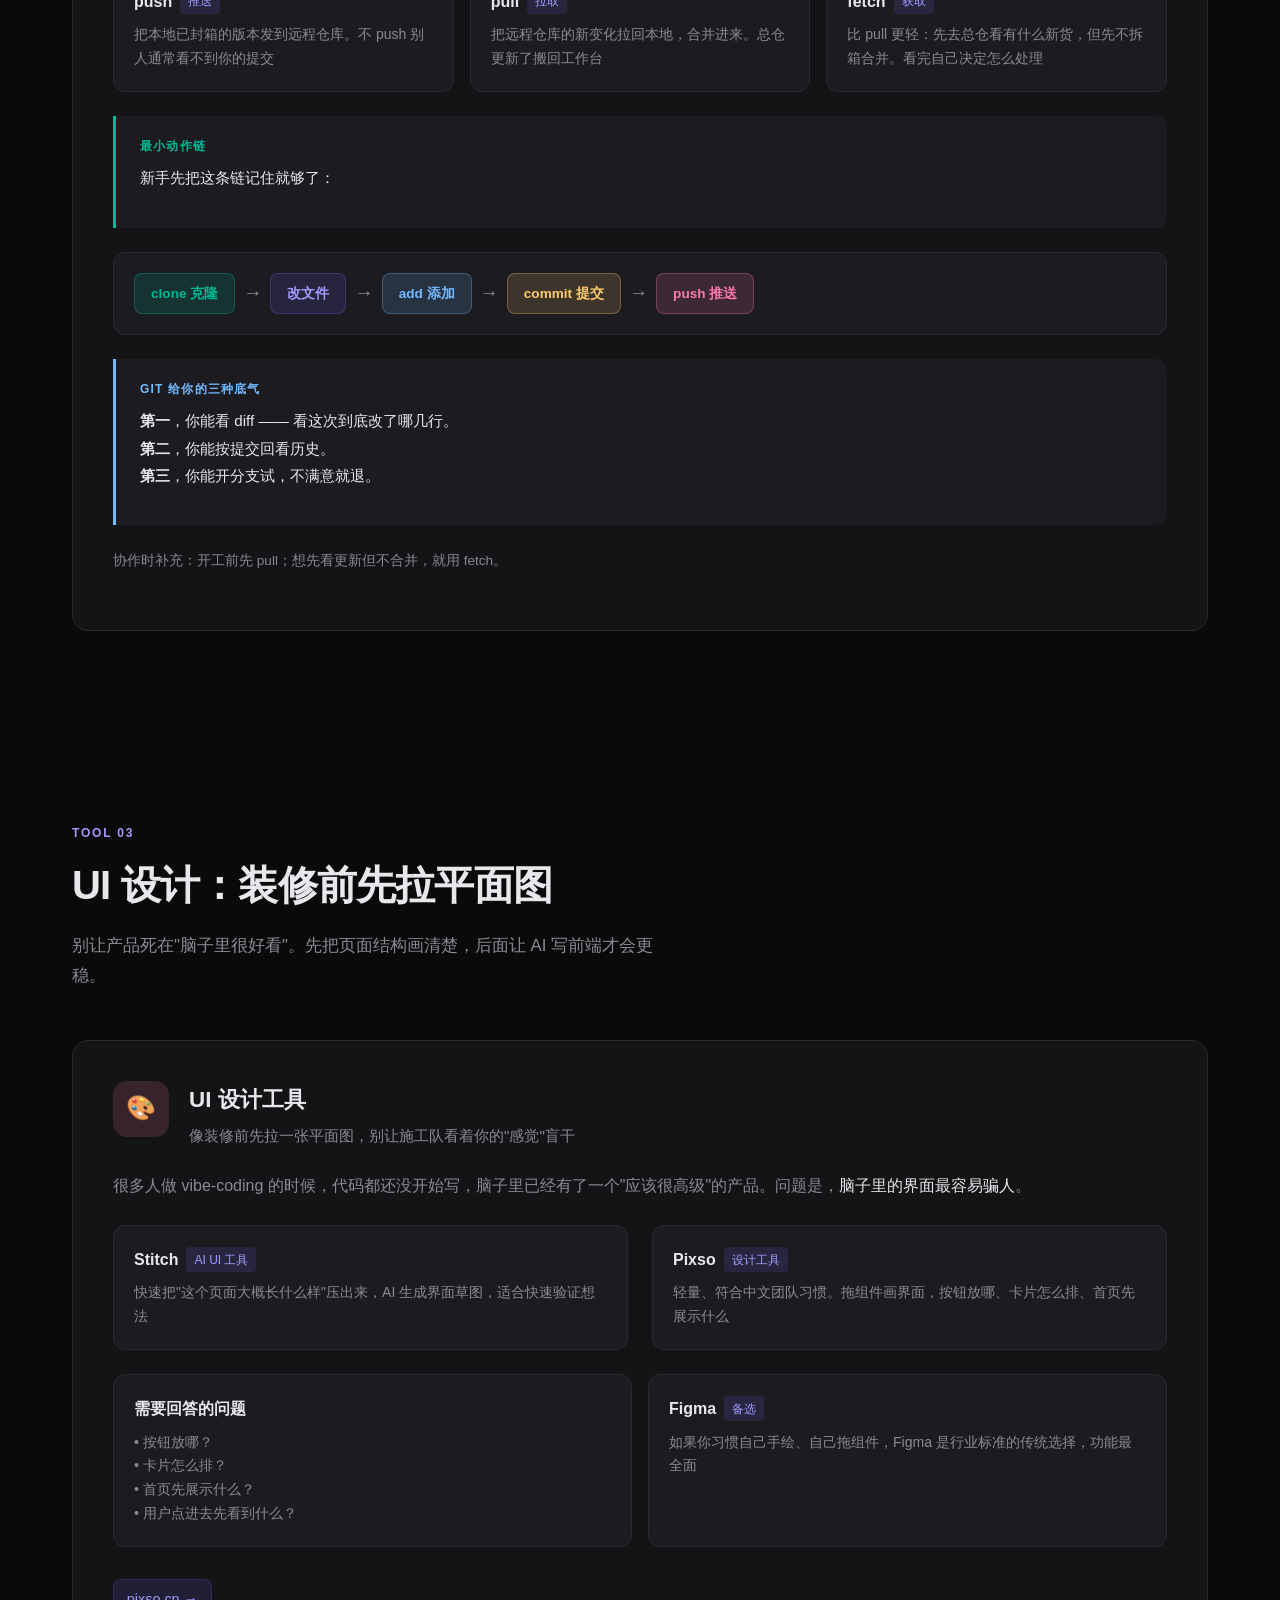
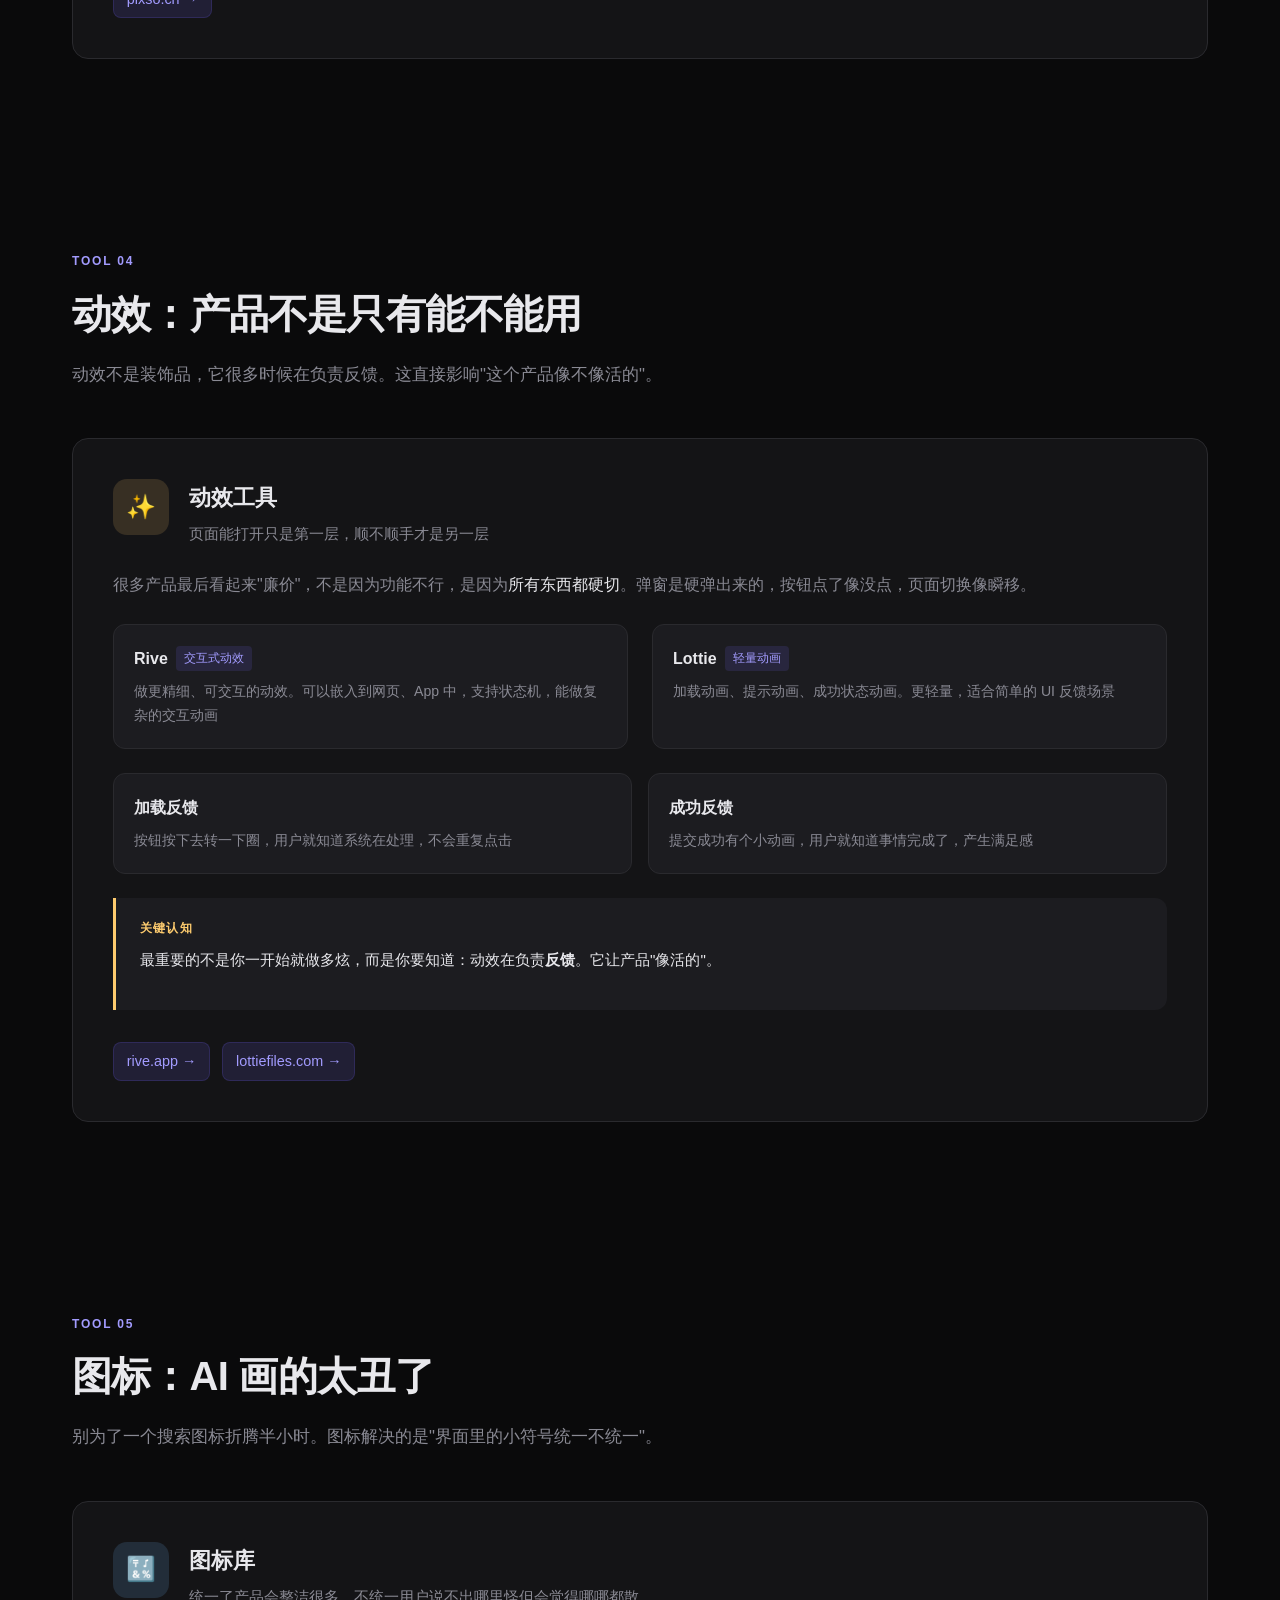
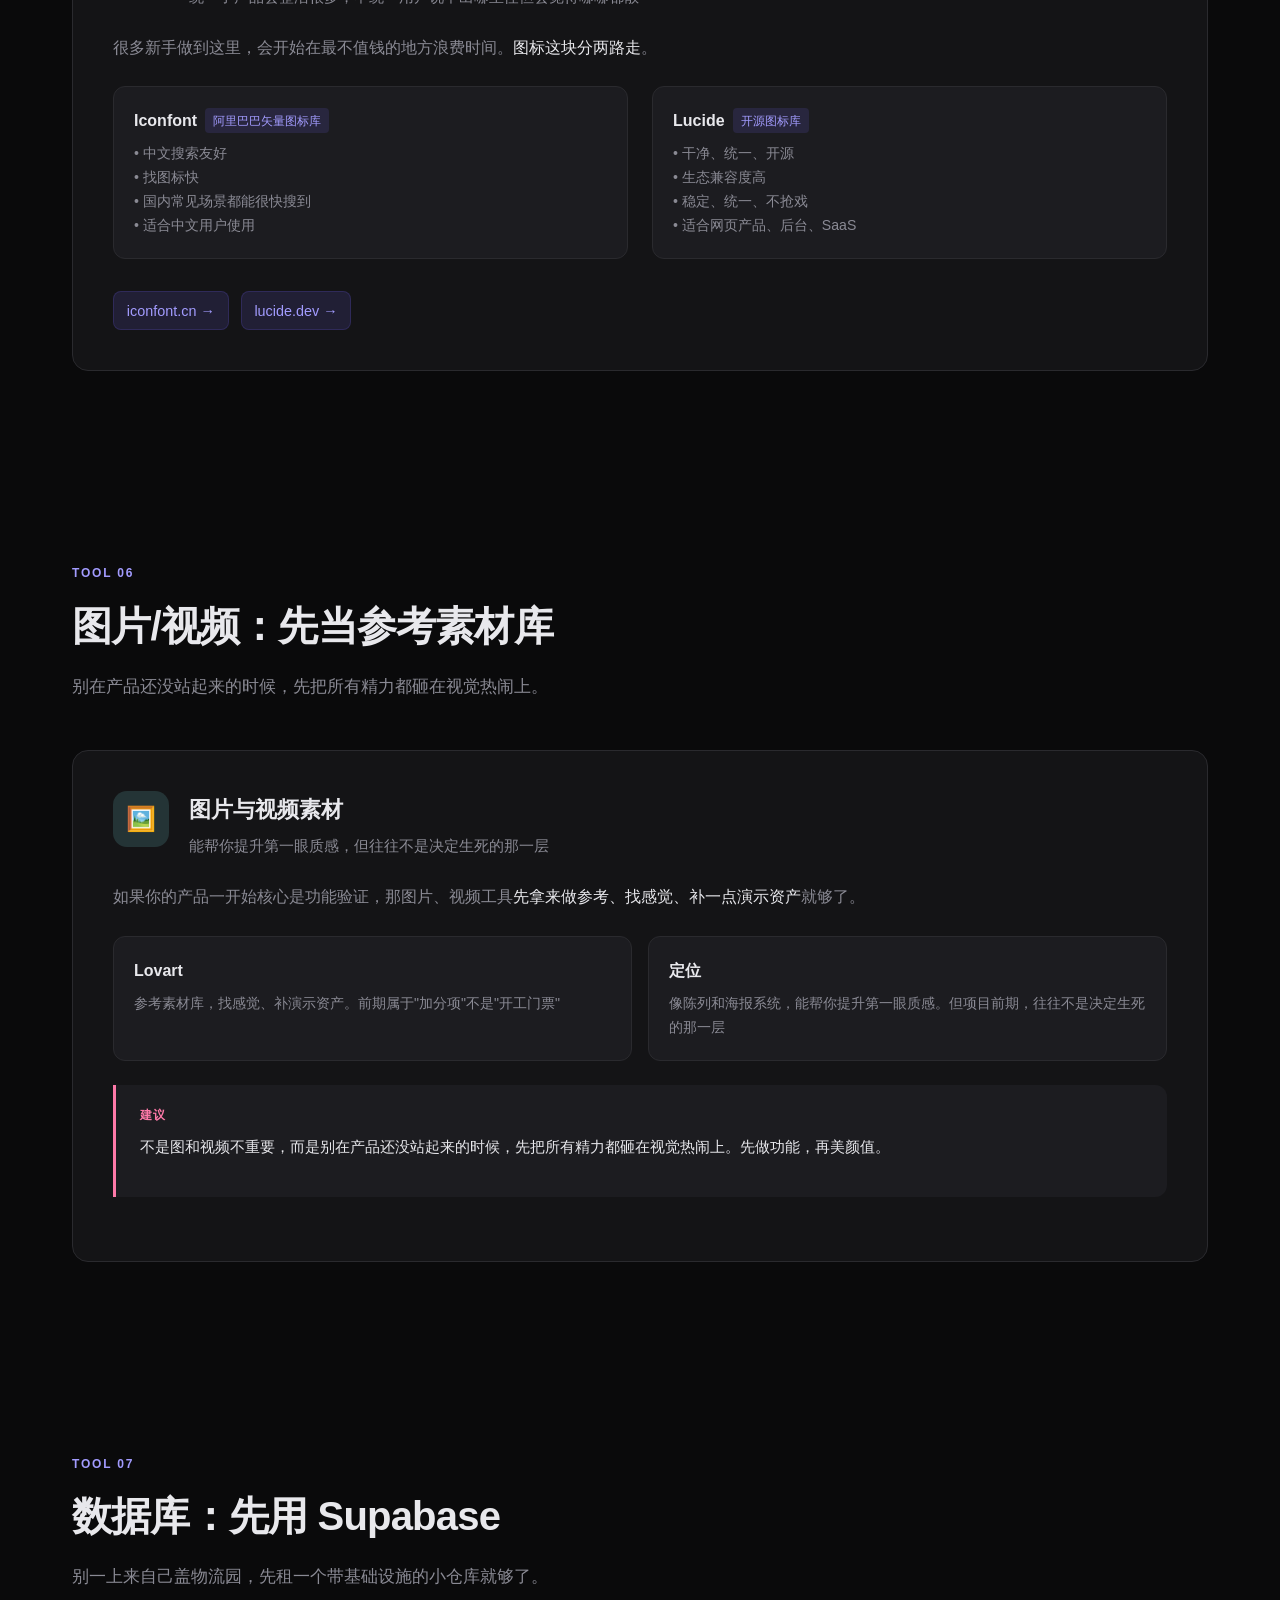
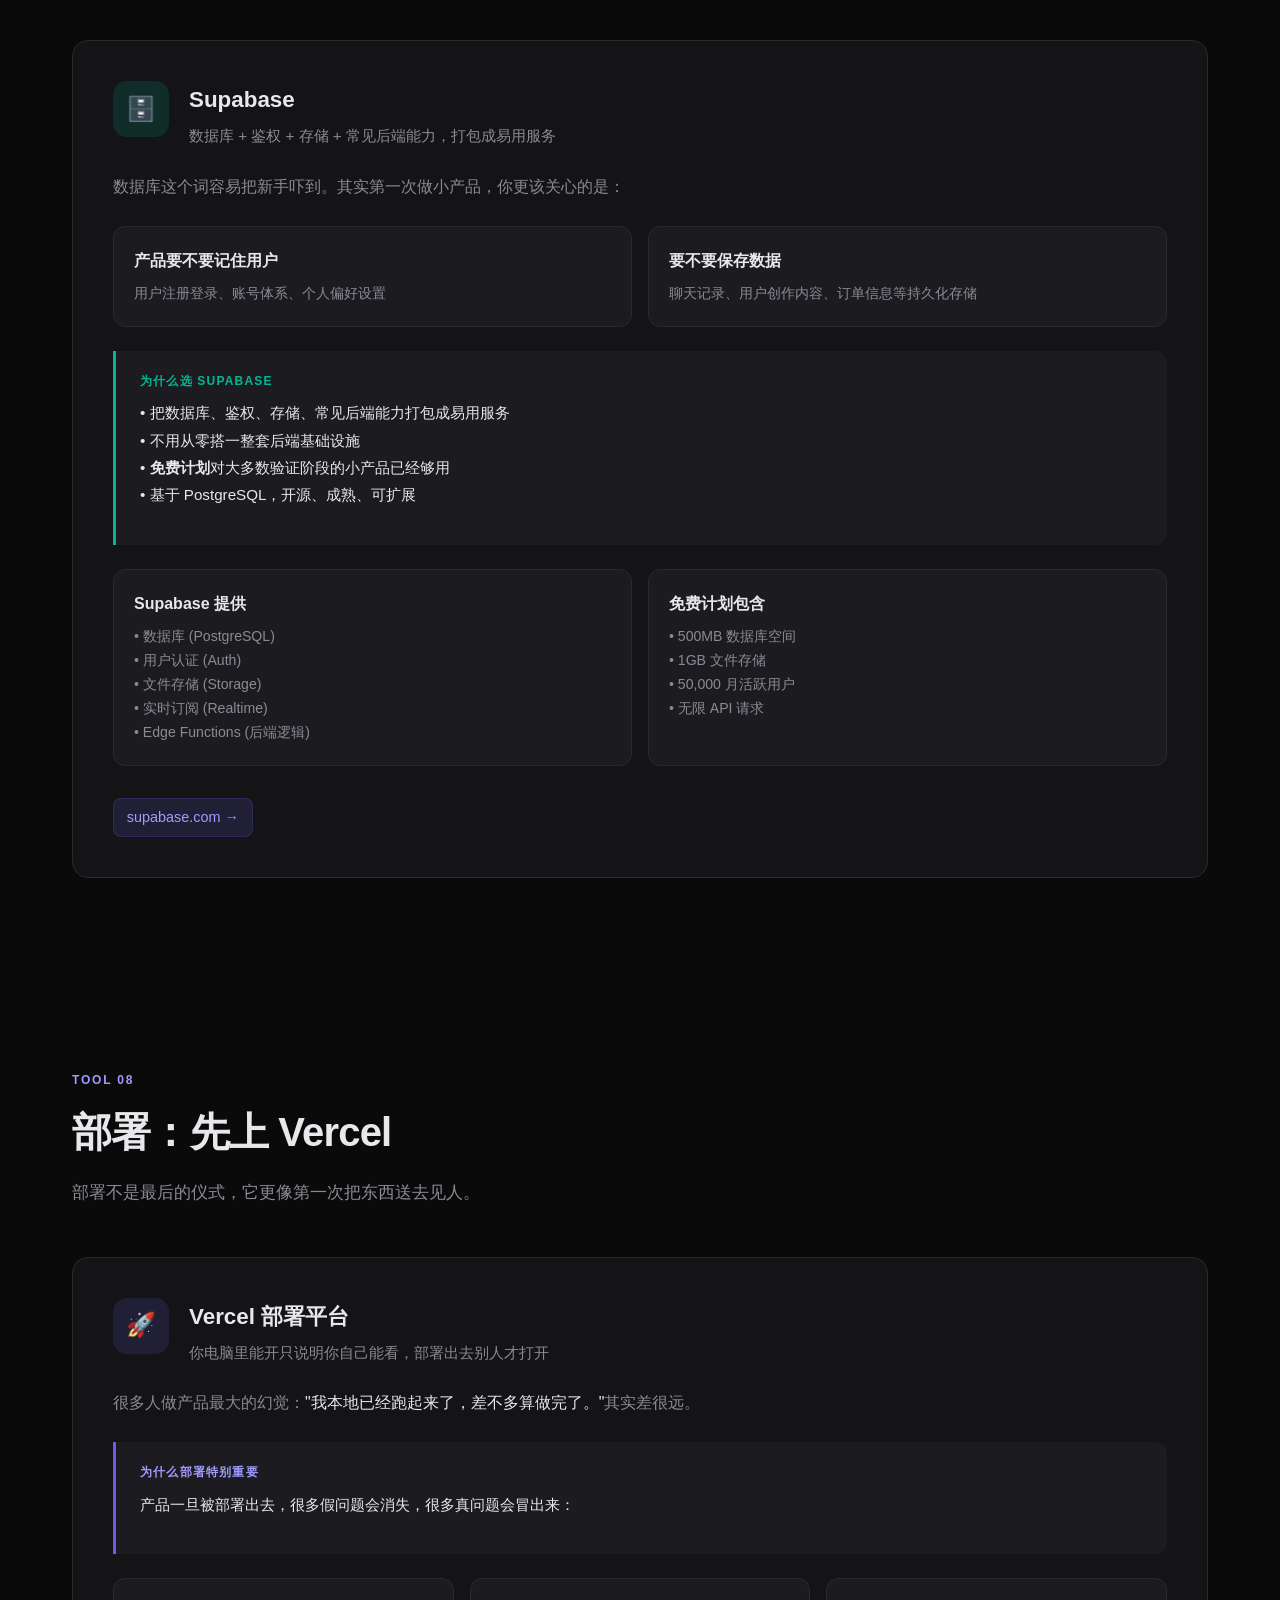
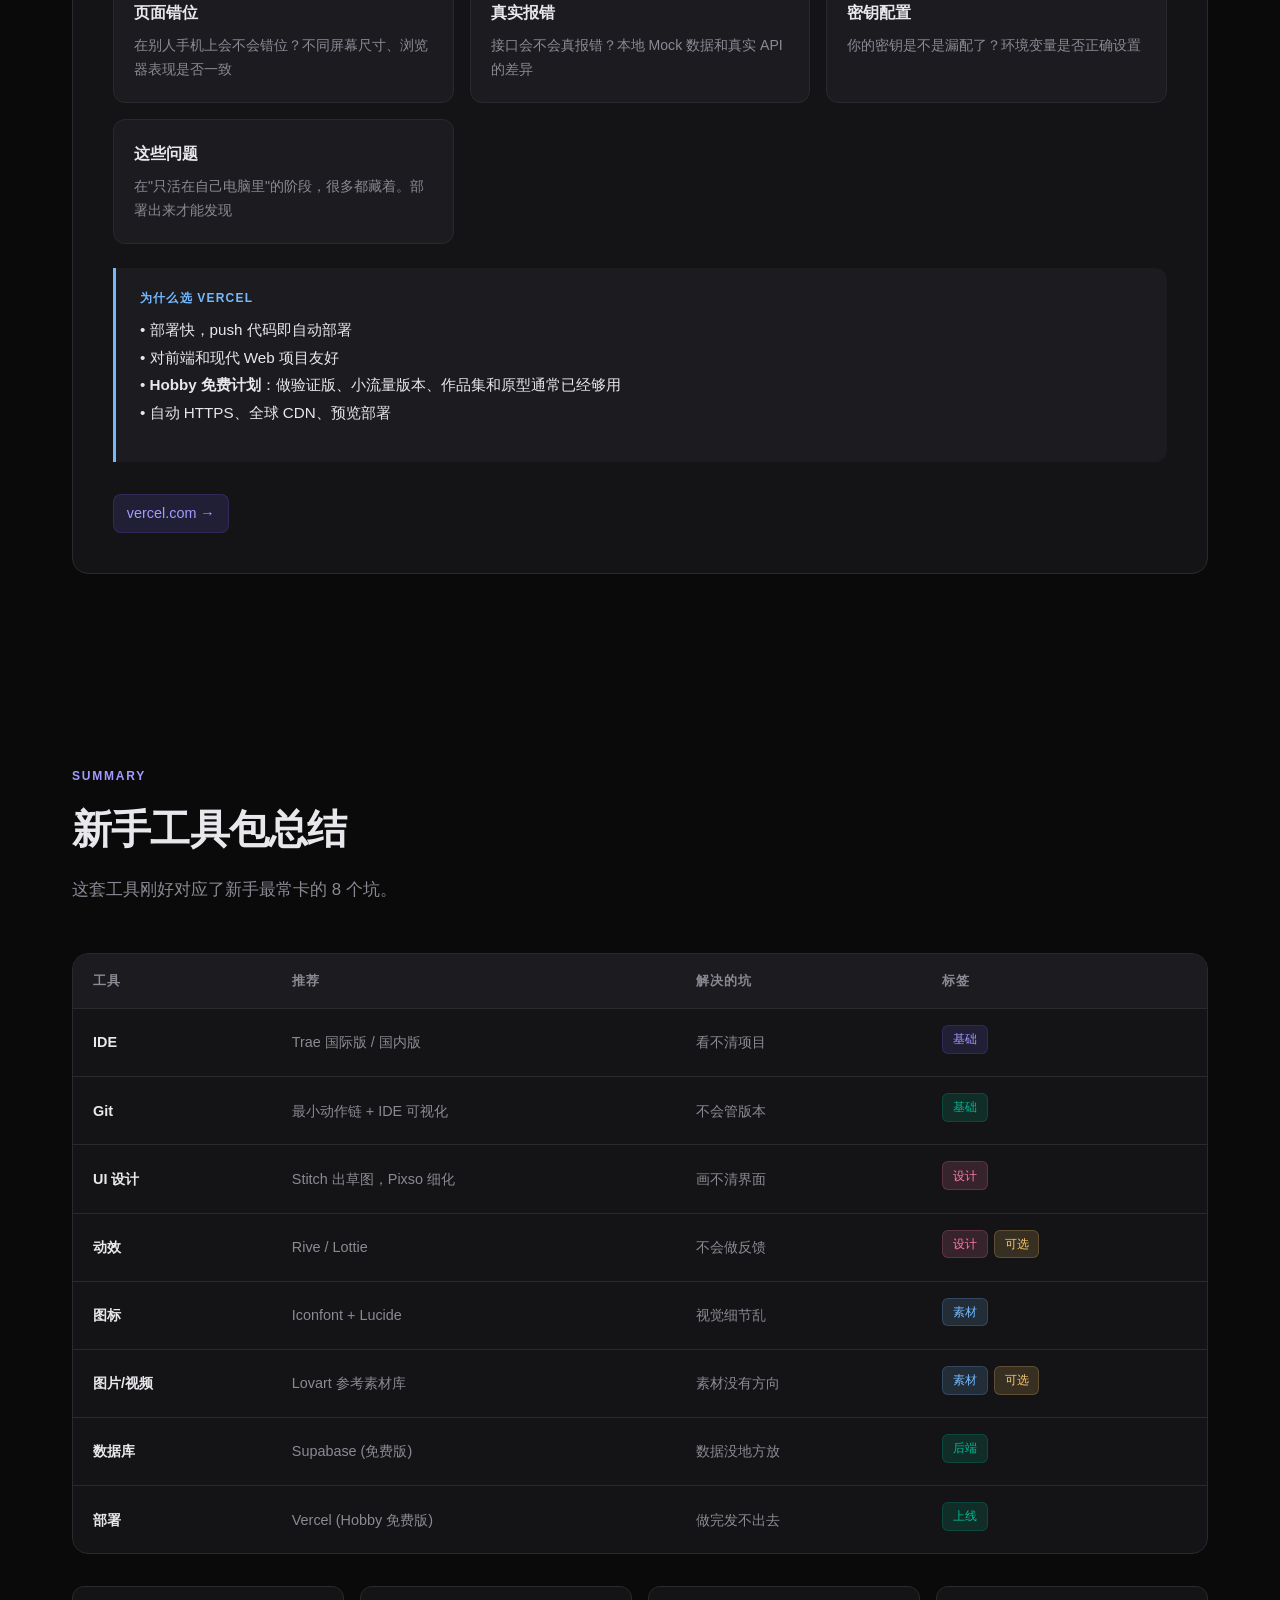
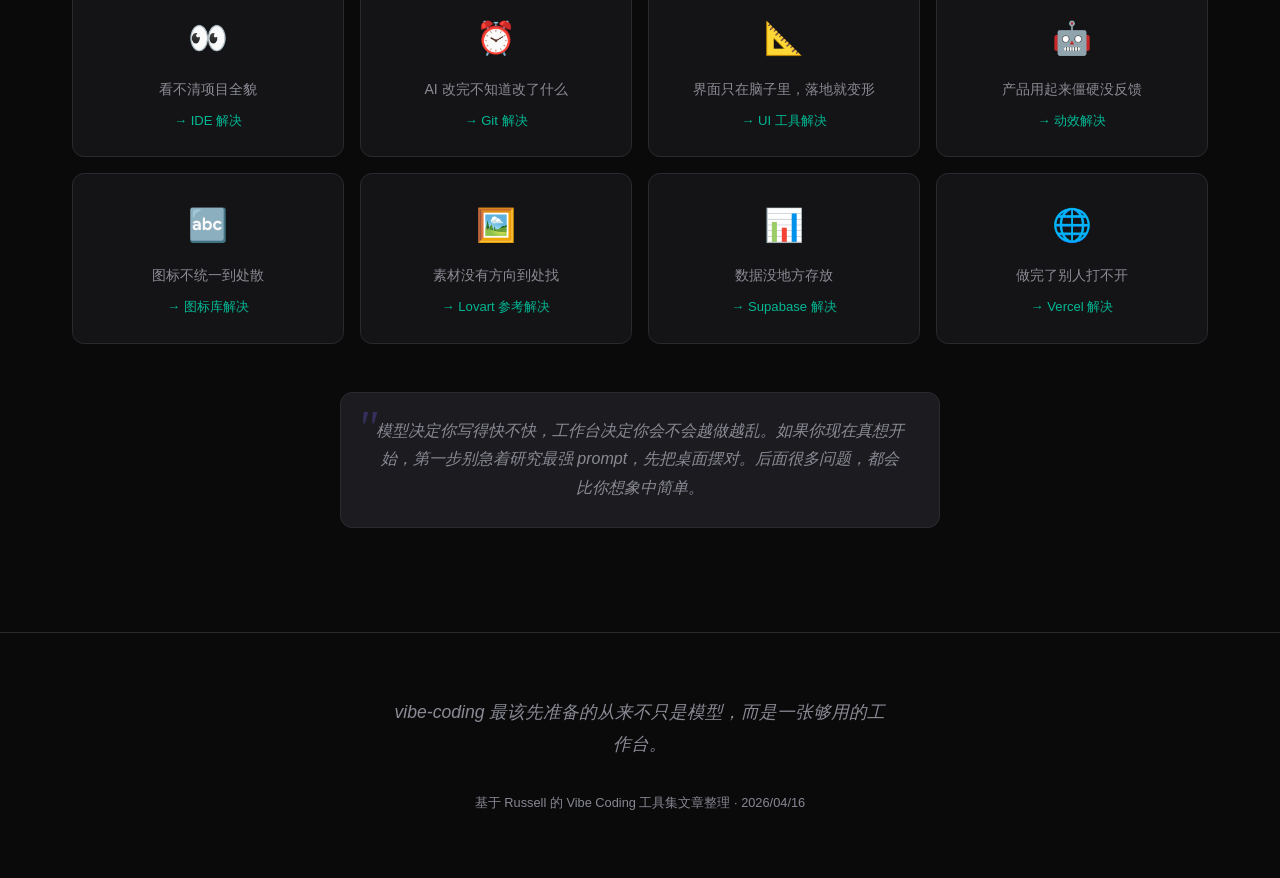
<file: 04-vibe-coding/vibe-coding-tools.html>
<!DOCTYPE html>
<html lang="zh-CN">
<head>
<meta charset="UTF-8">
<meta name="viewport" content="width=device-width, initial-scale=1.0">
<title>Vibe Coding 新手工具桌面</title>
<meta name="description" content="Vibe Coding 新手工具桌面：先准备 8 类工具（IDE、Git、UI 设计、动效、图标、图片/视频、数据库、部署），并列出 6 个常踩的坑。">
<meta property="og:type" content="article">
<meta property="og:title" content="Vibe Coding 新手工具桌面">
<meta property="og:description" content="Vibe Coding 新手工具桌面：先准备 8 类工具（IDE、Git、UI 设计、动效、图标、图片/视频、数据库、部署），并列出 6 个常踩的坑。">
<meta property="og:locale" content="zh_CN">
<meta name="twitter:card" content="summary">
<style>
  :root {
    --bg: #0a0a0b;
    --surface: #141416;
    --surface2: #1c1c20;
    --surface3: #252528;
    --border: #2a2a2e;
    --border-light: #3a3a3e;
    --text: #e8e8ec;
    --text-dim: #8a8a94;
    --text-dimmer: #878793;
    --line-dimmer: #5a5a64;
    --accent: #6c5ce7;
    --accent-light: #a29bfe;
    --accent-glow: rgba(108, 92, 231, 0.15);
    --green: #00b894;
    --green-glow: rgba(0, 184, 148, 0.15);
    --orange: #fdcb6e;
    --orange-glow: rgba(253, 203, 110, 0.15);
    --blue: #74b9ff;
    --blue-glow: rgba(116, 185, 255, 0.15);
    --pink: #fd79a8;
    --pink-glow: rgba(253, 121, 168, 0.15);
    --red: #ff6b6b;
    --cyan: #81ecec;
    --cyan-glow: rgba(129, 236, 236, 0.15);
    --yellow: #ffeaa7;
  }

  * { margin: 0; padding: 0; box-sizing: border-box; }

  body {
    font-family: -apple-system, BlinkMacSystemFont, 'Segoe UI', 'PingFang SC', 'Hiragino Sans GB', 'Microsoft YaHei', sans-serif;
    background: var(--bg);
    color: var(--text);
    line-height: 1.7;
    overflow-x: hidden;
  }

  /* Hero */
  .hero {
    min-height: 100vh;
    display: flex;
    flex-direction: column;
    align-items: center;
    justify-content: center;
    text-align: center;
    padding: 2rem;
    position: relative;
    overflow: hidden;
  }

  .hero::before {
    content: '';
    position: absolute;
    top: -50%;
    left: -50%;
    width: 200%;
    height: 200%;
    background: radial-gradient(ellipse at 30% 50%, var(--accent-glow) 0%, transparent 50%),
                radial-gradient(ellipse at 70% 50%, var(--blue-glow) 0%, transparent 50%);
    animation: heroGlow 8s ease-in-out infinite alternate;
  }

  @keyframes heroGlow {
    0% { transform: translate(0, 0) scale(1); }
    100% { transform: translate(-5%, 3%) scale(1.1); }
  }

  .hero-content { position: relative; z-index: 1; max-width: 800px; }

  .hero-badge {
    display: inline-flex;
    align-items: center;
    gap: 0.5rem;
    padding: 0.4rem 1rem;
    background: var(--surface2);
    border: 1px solid var(--border);
    border-radius: 999px;
    font-size: 0.85rem;
    color: var(--text-dim);
    margin-bottom: 2rem;
  }

  .hero-badge .dot { width: 6px; height: 6px; border-radius: 50%; background: var(--green); animation: pulse 2s infinite; }

  @keyframes pulse { 0%, 100% { opacity: 1; } 50% { opacity: 0.3; } }

  .hero h1 {
    font-size: clamp(2.5rem, 6vw, 4.5rem);
    font-weight: 800;
    letter-spacing: -0.03em;
    line-height: 1.15;
    margin-bottom: 1.5rem;
    background: linear-gradient(135deg, var(--text) 0%, var(--accent-light) 50%, var(--blue) 100%);
    -webkit-background-clip: text;
    -webkit-text-fill-color: transparent;
    background-clip: text;
  }

  .hero p {
    font-size: 1.15rem;
    color: var(--text-dim);
    max-width: 600px;
    margin: 0 auto 2.5rem;
    line-height: 1.8;
  }

  .hero-stats {
    display: flex;
    gap: 2rem;
    justify-content: center;
    flex-wrap: wrap;
  }

  .hero-stat {
    text-align: center;
  }

  .hero-stat .num {
    font-size: 2rem;
    font-weight: 700;
    color: var(--accent-light);
  }

  .hero-stat .label {
    font-size: 0.8rem;
    color: var(--text-dimmer);
    text-transform: uppercase;
    letter-spacing: 0.1em;
  }

  .scroll-hint {
    position: absolute;
    bottom: 2rem;
    left: 50%;
    transform: translateX(-50%);
    color: var(--text-dimmer);
    font-size: 0.8rem;
    animation: bounce 2s infinite;
  }

  .scroll-hint::after {
    content: '';
    display: block;
    width: 1px;
    height: 30px;
    background: var(--line-dimmer);
    margin: 0.5rem auto 0;
  }

  @keyframes bounce {
    0%, 100% { transform: translateX(-50%) translateY(0); }
    50% { transform: translateX(-50%) translateY(8px); }
  }

  /* Navigation */
  .nav-bar {
    position: sticky;
    top: 0;
    z-index: 100;
    background: rgba(10, 10, 11, 0.85);
    backdrop-filter: blur(20px);
    border-bottom: 1px solid var(--border);
    padding: 0.75rem 2rem;
  }

  .nav-inner {
    max-width: 1200px;
    margin: 0 auto;
    display: flex;
    align-items: center;
    gap: 0.5rem;
    overflow-x: auto;
    scrollbar-width: none;
  }

  .nav-inner::-webkit-scrollbar { display: none; }

  .nav-item {
    padding: 0.4rem 0.9rem;
    border-radius: 8px;
    font-size: 0.82rem;
    color: var(--text-dim);
    white-space: nowrap;
    cursor: pointer;
    transition: all 0.2s;
    text-decoration: none;
    border: 1px solid transparent;
  }

  .nav-item:hover { background: var(--surface2); color: var(--text); border-color: var(--border); }

  /* Sections */
  .section {
    max-width: 1200px;
    margin: 0 auto;
    padding: 5rem 2rem;
  }

  .section-header {
    margin-bottom: 3rem;
  }

  .section-num {
    font-size: 0.75rem;
    color: var(--accent-light);
    text-transform: uppercase;
    letter-spacing: 0.15em;
    margin-bottom: 0.5rem;
    font-weight: 600;
  }

  .section-title {
    font-size: clamp(1.8rem, 4vw, 2.5rem);
    font-weight: 700;
    letter-spacing: -0.02em;
    margin-bottom: 0.75rem;
  }

  .section-subtitle {
    font-size: 1.05rem;
    color: var(--text-dim);
    max-width: 600px;
    line-height: 1.8;
  }

  /* Tool Cards */
  .tool-card {
    background: var(--surface);
    border: 1px solid var(--border);
    border-radius: 16px;
    padding: 2.5rem;
    margin-bottom: 2rem;
    transition: all 0.3s;
    position: relative;
    overflow: hidden;
  }

  .tool-card::before {
    content: '';
    position: absolute;
    top: 0;
    left: 0;
    right: 0;
    height: 2px;
    background: linear-gradient(90deg, transparent, var(--accent), transparent);
    opacity: 0;
    transition: opacity 0.3s;
  }

  .tool-card:hover { border-color: var(--border-light); transform: translateY(-2px); }
  .tool-card:hover::before { opacity: 1; }

  .tool-card-header {
    display: flex;
    align-items: flex-start;
    gap: 1.25rem;
    margin-bottom: 1.5rem;
  }

  .tool-icon {
    width: 56px;
    height: 56px;
    border-radius: 14px;
    display: flex;
    align-items: center;
    justify-content: center;
    font-size: 1.5rem;
    flex-shrink: 0;
  }

  .tool-card-title {
    font-size: 1.4rem;
    font-weight: 700;
    margin-bottom: 0.25rem;
  }

  .tool-card-tagline {
    color: var(--text-dim);
    font-size: 0.95rem;
  }

  .tool-card-body { margin-top: 1.5rem; }

  .tool-card-body p {
    color: var(--text-dim);
    margin-bottom: 1rem;
    line-height: 1.8;
  }

  .tool-card-body .highlight {
    color: var(--text);
    font-weight: 500;
  }

  /* Concept Grid */
  .concept-grid {
    display: grid;
    grid-template-columns: repeat(auto-fit, minmax(280px, 1fr));
    gap: 1rem;
    margin: 1.5rem 0;
  }

  .concept-item {
    background: var(--surface2);
    border: 1px solid var(--border);
    border-radius: 12px;
    padding: 1.25rem;
    transition: all 0.2s;
  }

  .concept-item:hover { border-color: var(--border-light); }

  .concept-item .term {
    font-weight: 600;
    color: var(--text);
    margin-bottom: 0.5rem;
    display: flex;
    align-items: center;
    gap: 0.5rem;
  }

  .concept-item .term .en {
    font-size: 0.75rem;
    color: var(--accent-light);
    background: var(--accent-glow);
    padding: 0.15rem 0.5rem;
    border-radius: 4px;
    font-weight: 500;
  }

  .concept-item .def {
    font-size: 0.88rem;
    color: var(--text-dim);
    line-height: 1.7;
  }

  /* Workflow Chain */
  .workflow {
    display: flex;
    align-items: center;
    gap: 0.5rem;
    flex-wrap: wrap;
    margin: 1.5rem 0;
    padding: 1.25rem;
    background: var(--surface2);
    border: 1px solid var(--border);
    border-radius: 12px;
  }

  .workflow-step {
    padding: 0.5rem 1rem;
    background: var(--accent-glow);
    border: 1px solid rgba(108, 92, 231, 0.3);
    border-radius: 8px;
    font-size: 0.85rem;
    font-weight: 600;
    color: var(--accent-light);
  }

  .workflow-step.green { background: var(--green-glow); border-color: rgba(0, 184, 148, 0.3); color: var(--green); }
  .workflow-step.blue { background: var(--blue-glow); border-color: rgba(116, 185, 255, 0.3); color: var(--blue); }
  .workflow-step.orange { background: var(--orange-glow); border-color: rgba(253, 203, 110, 0.3); color: var(--orange); }
  .workflow-step.pink { background: var(--pink-glow); border-color: rgba(253, 121, 168, 0.3); color: var(--pink); }
  .workflow-step.cyan { background: var(--cyan-glow); border-color: rgba(129, 236, 236, 0.3); color: var(--cyan); }

  .workflow-arrow {
    color: var(--text-dimmer);
    font-size: 1.2rem;
  }

  /* Tag */
  .tag {
    display: inline-block;
    padding: 0.2rem 0.6rem;
    border-radius: 6px;
    font-size: 0.75rem;
    font-weight: 500;
    margin-right: 0.4rem;
    margin-bottom: 0.4rem;
  }

  .tag-purple { background: var(--accent-glow); color: var(--accent-light); border: 1px solid rgba(108, 92, 231, 0.2); }
  .tag-green { background: var(--green-glow); color: var(--green); border: 1px solid rgba(0, 184, 148, 0.2); }
  .tag-blue { background: var(--blue-glow); color: var(--blue); border: 1px solid rgba(116, 185, 255, 0.2); }
  .tag-orange { background: var(--orange-glow); color: var(--orange); border: 1px solid rgba(253, 203, 110, 0.2); }
  .tag-pink { background: var(--pink-glow); color: var(--pink); border: 1px solid rgba(253, 121, 168, 0.2); }

  /* Key Point */
  .key-point {
    background: var(--surface2);
    border-left: 3px solid var(--accent);
    border-radius: 0 12px 12px 0;
    padding: 1.25rem 1.5rem;
    margin: 1.5rem 0;
  }

  .key-point.green { border-left-color: var(--green); }
  .key-point.blue { border-left-color: var(--blue); }
  .key-point.orange { border-left-color: var(--orange); }
  .key-point.pink { border-left-color: var(--pink); }

  .key-point p {
    color: var(--text);
    font-size: 0.95rem;
    line-height: 1.8;
  }

  .key-point .label {
    font-size: 0.75rem;
    text-transform: uppercase;
    letter-spacing: 0.1em;
    color: var(--accent-light);
    margin-bottom: 0.5rem;
    font-weight: 600;
  }

  .key-point.green .label { color: var(--green); }
  .key-point.blue .label { color: var(--blue); }
  .key-point.orange .label { color: var(--orange); }
  .key-point.pink .label { color: var(--pink); }

  /* Two Column */
  .two-col {
    display: grid;
    grid-template-columns: 1fr 1fr;
    gap: 1.5rem;
    margin: 1.5rem 0;
  }

  @media (max-width: 768px) { .two-col { grid-template-columns: 1fr; } }

  /* Link */
  .tool-link {
    display: inline-flex;
    align-items: center;
    gap: 0.4rem;
    color: var(--accent-light);
    text-decoration: none;
    font-size: 0.9rem;
    font-weight: 500;
    padding: 0.4rem 0.8rem;
    border-radius: 8px;
    background: var(--accent-glow);
    border: 1px solid rgba(108, 92, 231, 0.2);
    transition: all 0.2s;
    margin-top: 0.5rem;
  }

  .tool-link:hover { background: rgba(108, 92, 231, 0.25); }

  /* Summary Table */
  .summary-table {
    width: 100%;
    border-collapse: separate;
    border-spacing: 0;
    margin: 2rem 0;
    background: var(--surface);
    border: 1px solid var(--border);
    border-radius: 16px;
    overflow: hidden;
  }

  .summary-table th {
    background: var(--surface2);
    padding: 1rem 1.25rem;
    text-align: left;
    font-size: 0.82rem;
    text-transform: uppercase;
    letter-spacing: 0.08em;
    color: var(--text-dim);
    font-weight: 600;
    border-bottom: 1px solid var(--border);
  }

  .summary-table td {
    padding: 1rem 1.25rem;
    border-bottom: 1px solid var(--border);
    font-size: 0.9rem;
    color: var(--text-dim);
  }

  .summary-table tr:last-child td { border-bottom: none; }
  .summary-table td:first-child { font-weight: 600; color: var(--text); }

  /* Pain Point Cards */
  .pain-grid {
    display: grid;
    grid-template-columns: repeat(auto-fit, minmax(250px, 1fr));
    gap: 1rem;
    margin: 2rem 0;
  }

  .pain-card {
    background: var(--surface);
    border: 1px solid var(--border);
    border-radius: 12px;
    padding: 1.5rem;
    text-align: center;
  }

  .pain-card .pain-icon { font-size: 2rem; margin-bottom: 0.75rem; }
  .pain-card .pain-text { font-size: 0.88rem; color: var(--text-dim); }
  .pain-card .pain-solution { font-size: 0.82rem; color: var(--green); margin-top: 0.5rem; font-weight: 500; }

  /* Footer */
  .footer {
    text-align: center;
    padding: 4rem 2rem;
    border-top: 1px solid var(--border);
    color: var(--text-dimmer);
    font-size: 0.85rem;
  }

  .footer .quote {
    font-size: 1.1rem;
    color: var(--text-dim);
    max-width: 500px;
    margin: 0 auto;
    line-height: 1.8;
    font-style: italic;
  }

  /* Animations */
  .fade-in {
    opacity: 0;
    transform: translateY(20px);
    transition: all 0.6s cubic-bezier(0.16, 1, 0.3, 1);
  }

  .fade-in.visible {
    opacity: 1;
    transform: translateY(0);
  }

  /* Quote Block */
  .quote-block {
    background: var(--surface2);
    border: 1px solid var(--border);
    border-radius: 12px;
    padding: 1.5rem 2rem;
    margin: 1.5rem 0;
    font-style: italic;
    color: var(--text-dim);
    line-height: 1.8;
    position: relative;
  }

  .quote-block::before {
    content: '"';
    position: absolute;
    top: -0.5rem;
    left: 1rem;
    font-size: 3rem;
    color: var(--accent);
    opacity: 0.3;
    font-family: Georgia, serif;
  }

  /* Divider */
  .divider {
    height: 1px;
    background: linear-gradient(90deg, transparent, var(--border), transparent);
    margin: 1.5rem 0;
  }

  /* Responsive */
  @media (max-width: 640px) {
    .tool-card { padding: 1.5rem; }
    .section { padding: 3rem 1rem; }
    .hero-stats { gap: 1rem; }
    .concept-grid { grid-template-columns: 1fr; }
    .workflow { flex-direction: column; align-items: flex-start; }
    .workflow-arrow { transform: rotate(90deg); }
  }
    /* 系统设置「减少动态效果」时停掉循环动画、过渡直接到位（WCAG 2.2.2） */
    @media (prefers-reduced-motion: reduce) {
      *, *::before, *::after { animation-duration: .01ms !important; animation-iteration-count: 1 !important; transition-duration: .01ms !important; transition-delay: 0s !important; scroll-behavior: auto !important; }
    }
</style>
</head>
<body>

<!-- Hero -->
<section class="hero">
  <div class="hero-content">
    <div class="hero-badge">
      <span class="dot"></span>
      Vibe Coding 新手指南
    </div>
    <h1>先把这 8 个工具<br>放上桌面</h1>
    <p>vibe-coding 最该先准备的从来不只是模型，而是一张够用的工作台。模型决定你写得快不快，工作台决定你会不会越做越乱。</p>
    <div class="hero-stats">
      <div class="hero-stat">
        <div class="num">8</div>
        <div class="label">核心工具</div>
      </div>
      <div class="hero-stat">
        <div class="num">6</div>
        <div class="label">常踩的坑</div>
      </div>
      <div class="hero-stat">
        <div class="num">1</div>
        <div class="label">套工作台</div>
      </div>
    </div>
  </div>
  <div class="scroll-hint">向下滚动</div>
</section>

<!-- Navigation -->
<nav class="nav-bar">
  <div class="nav-inner">
    <a class="nav-item" href="#ide">1. IDE</a>
    <a class="nav-item" href="#git">2. Git</a>
    <a class="nav-item" href="#ui">3. UI 设计</a>
    <a class="nav-item" href="#motion">4. 动效</a>
    <a class="nav-item" href="#icons">5. 图标</a>
    <a class="nav-item" href="#media">6. 图片/视频</a>
    <a class="nav-item" href="#db">7. 数据库</a>
    <a class="nav-item" href="#deploy">8. 部署</a>
    <a class="nav-item" href="#summary">总结</a>
  </div>
</nav>

<!-- Section 1: IDE -->
<section class="section fade-in" id="ide">
  <div class="section-header">
    <div class="section-num">Tool 01</div>
    <h2 class="section-title">IDE：先把工作台搭起来</h2>
    <p class="section-subtitle">IDE 解决的是"你能不能看清晰自己手上的项目"。这一步没站稳，后面都会飘。</p>
  </div>

  <div class="tool-card">
    <div class="tool-card-header">
      <div class="tool-icon" style="background: var(--accent-glow); color: var(--accent-light);">🖥️</div>
      <div>
        <div class="tool-card-title">集成开发环境 (IDE)</div>
        <div class="tool-card-tagline">你的修理台、总控台和驾驶舱</div>
      </div>
    </div>

    <div class="tool-card-body">
      <p>新手最缺的不是"AI 帮你写代码"，而是<span class="highlight">一个看得清全局的工作台</span>。IDE 不是一个写代码窗口，它是你整个项目的总控中心。</p>

      <div class="two-col">
        <div class="concept-item">
          <div class="term">左边：文件树</div>
          <div class="def">看清项目结构，知道每个文件在哪，入口文件是什么</div>
        </div>
        <div class="concept-item">
          <div class="term">上面：全局搜索</div>
          <div class="def">快速定位任何代码或文字，不用一个个文件翻</div>
        </div>
        <div class="concept-item">
          <div class="term">中间：代码编辑</div>
          <div class="def">直接修改代码，配合 AI 助手快速迭代</div>
        </div>
        <div class="concept-item">
          <div class="term">下面：终端</div>
          <div class="def">运行命令、启动服务器、安装依赖</div>
        </div>
      </div>

      <div class="key-point">
        <div class="label">推荐</div>
        <p><strong>Trae 国际版 / 国内版</strong> — 对中文用户更友好，界面直观，AI 辅助编程能力强。如果你已习惯其他编辑器（VS Code、Cursor、Windsurf），也不必硬切。</p>
      </div>

      <div class="quote-block">
        很多人直接用聊天框式工具（如 Codex、Claude Code），短期很爽，长期很容易迷路。AI 给你改了 6 个文件，你连入口在哪都不知道，下一次再出 bug，就只能继续问模型，心里会越来越虚。
      </div>

      <a class="tool-link" href="https://trae.ai" target="_blank">trae.ai →</a>
    </div>
  </div>
</section>

<!-- Section 2: Git -->
<section class="section fade-in" id="git">
  <div class="section-header">
    <div class="section-num">Tool 02</div>
    <h2 class="section-title">Git：版本时光机</h2>
    <p class="section-subtitle">新手学 Git 不是为了显得专业，是为了别让自己被 AI 的速度甩飞。</p>
  </div>

  <div class="tool-card">
    <div class="tool-card-header">
      <div class="tool-icon" style="background: var(--green-glow); color: var(--green);">📦</div>
      <div>
        <div class="tool-card-title">Git 版本控制</div>
        <div class="tool-card-tagline">你的版本时光机，AI 改代码快的另一面是你更容易失控</div>
      </div>
    </div>

    <div class="tool-card-body">
      <p>AI 改代码很快，昨天只改一处，今天模型一口气帮你动了 11 个文件。如果没有 Git，你根本说不清<span class="highlight">到底是哪一步开始坏的</span>。</p>

      <h3 style="margin: 2rem 0 1rem; font-size: 1.1rem; color: var(--text);">核心概念</h3>

      <div class="concept-grid">
        <div class="concept-item">
          <div class="term">仓库 <span class="en">Repository</span></div>
          <div class="def">专门放项目的仓库，不只放文件，还记住什么时候改过、改了哪些、每次改动是为了什么</div>
        </div>
        <div class="concept-item">
          <div class="term">本地仓库 <span class="en">Local</span></div>
          <div class="def">你自己电脑上的那一份，平时改代码大多数时候先在这里动手</div>
        </div>
        <div class="concept-item">
          <div class="term">远程仓库 <span class="en">Remote</span></div>
          <div class="def">放在 GitHub 等云平台上的总仓，电脑坏了它还在，别人协作也围着它转</div>
        </div>
        <div class="concept-item">
          <div class="term">分支 <span class="en">Branch</span></div>
          <div class="def">"平行施工线"。主分支像正式营业中的店面，试新功能另拉一条线，试成功再并回主线</div>
        </div>
      </div>

      <h3 style="margin: 2rem 0 1rem; font-size: 1.1rem; color: var(--text);">Git 最常见的 6 个动作</h3>

      <div class="concept-grid">
        <div class="concept-item">
          <div class="term">clone <span class="en">克隆</span></div>
          <div class="def">把远程仓库整仓复制一份到电脑里。像去总仓拿了一整套货搬回工作台</div>
        </div>
        <div class="concept-item">
          <div class="term">add <span class="en">添加</span></div>
          <div class="def">把刚改好的东西放进待打包区。像发快递前先把要寄的东西放进箱子</div>
        </div>
        <div class="concept-item">
          <div class="term">commit <span class="en">提交</span></div>
          <div class="def">把那箱东西封箱，贴上说明单。在本地存一个带说明的版本快照</div>
        </div>
        <div class="concept-item">
          <div class="term">push <span class="en">推送</span></div>
          <div class="def">把本地已封箱的版本发到远程仓库。不 push 别人通常看不到你的提交</div>
        </div>
        <div class="concept-item">
          <div class="term">pull <span class="en">拉取</span></div>
          <div class="def">把远程仓库的新变化拉回本地，合并进来。总仓更新了搬回工作台</div>
        </div>
        <div class="concept-item">
          <div class="term">fetch <span class="en">获取</span></div>
          <div class="def">比 pull 更轻：先去总仓看有什么新货，但先不拆箱合并。看完自己决定怎么处理</div>
        </div>
      </div>

      <div class="key-point green">
        <div class="label">最小动作链</div>
        <p>新手先把这条链记住就够了：</p>
      </div>

      <div class="workflow">
        <span class="workflow-step green">clone 克隆</span>
        <span class="workflow-arrow">→</span>
        <span class="workflow-step">改文件</span>
        <span class="workflow-arrow">→</span>
        <span class="workflow-step blue">add 添加</span>
        <span class="workflow-arrow">→</span>
        <span class="workflow-step orange">commit 提交</span>
        <span class="workflow-arrow">→</span>
        <span class="workflow-step pink">push 推送</span>
      </div>

      <div class="key-point blue">
        <div class="label">Git 给你的三种底气</div>
        <p><strong>第一</strong>，你能看 diff —— 看这次到底改了哪几行。<br>
        <strong>第二</strong>，你能按提交回看历史。<br>
        <strong>第三</strong>，你能开分支试，不满意就退。</p>
      </div>

      <p style="color: var(--text-dimmer); font-size: 0.85rem; margin-top: 1rem;">协作时补充：开工前先 pull；想先看更新但不合并，就用 fetch。</p>
    </div>
  </div>
</section>

<!-- Section 3: UI -->
<section class="section fade-in" id="ui">
  <div class="section-header">
    <div class="section-num">Tool 03</div>
    <h2 class="section-title">UI 设计：装修前先拉平面图</h2>
    <p class="section-subtitle">别让产品死在"脑子里很好看"。先把页面结构画清楚，后面让 AI 写前端才会更稳。</p>
  </div>

  <div class="tool-card">
    <div class="tool-card-header">
      <div class="tool-icon" style="background: var(--pink-glow); color: var(--pink);">🎨</div>
      <div>
        <div class="tool-card-title">UI 设计工具</div>
        <div class="tool-card-tagline">像装修前先拉一张平面图，别让施工队看着你的"感觉"盲干</div>
      </div>
    </div>

    <div class="tool-card-body">
      <p>很多人做 vibe-coding 的时候，代码都还没开始写，脑子里已经有了一个"应该很高级"的产品。问题是，<span class="highlight">脑子里的界面最容易骗人</span>。</p>

      <div class="two-col">
        <div class="concept-item">
          <div class="term">Stitch <span class="en">AI UI 工具</span></div>
          <div class="def">快速把"这个页面大概长什么样"压出来，AI 生成界面草图，适合快速验证想法</div>
        </div>
        <div class="concept-item">
          <div class="term">Pixso <span class="en">设计工具</span></div>
          <div class="def">轻量、符合中文团队习惯。拖组件画界面，按钮放哪、卡片怎么排、首页先展示什么</div>
        </div>
      </div>

      <div class="concept-grid" style="margin-top: 1.5rem;">
        <div class="concept-item">
          <div class="term">需要回答的问题</div>
          <div class="def">
            • 按钮放哪？<br>
            • 卡片怎么排？<br>
            • 首页先展示什么？<br>
            • 用户点进去先看到什么？
          </div>
        </div>
        <div class="concept-item">
          <div class="term">Figma <span class="en">备选</span></div>
          <div class="def">如果你习惯自己手绘、自己拖组件，Figma 是行业标准的传统选择，功能最全面</div>
        </div>
      </div>

      <a class="tool-link" href="https://pixso.cn/" target="_blank">pixso.cn →</a>
    </div>
  </div>
</section>

<!-- Section 4: Motion -->
<section class="section fade-in" id="motion">
  <div class="section-header">
    <div class="section-num">Tool 04</div>
    <h2 class="section-title">动效：产品不是只有能不能用</h2>
    <p class="section-subtitle">动效不是装饰品，它很多时候在负责反馈。这直接影响"这个产品像不像活的"。</p>
  </div>

  <div class="tool-card">
    <div class="tool-card-header">
      <div class="tool-icon" style="background: var(--orange-glow); color: var(--orange);">✨</div>
      <div>
        <div class="tool-card-title">动效工具</div>
        <div class="tool-card-tagline">页面能打开只是第一层，顺不顺手才是另一层</div>
      </div>
    </div>

    <div class="tool-card-body">
      <p>很多产品最后看起来"廉价"，不是因为功能不行，是因为<span class="highlight">所有东西都硬切</span>。弹窗是硬弹出来的，按钮点了像没点，页面切换像瞬移。</p>

      <div class="two-col">
        <div class="concept-item">
          <div class="term">Rive <span class="en">交互式动效</span></div>
          <div class="def">做更精细、可交互的动效。可以嵌入到网页、App 中，支持状态机，能做复杂的交互动画</div>
        </div>
        <div class="concept-item">
          <div class="term">Lottie <span class="en">轻量动画</span></div>
          <div class="def">加载动画、提示动画、成功状态动画。更轻量，适合简单的 UI 反馈场景</div>
        </div>
      </div>

      <div class="concept-grid" style="margin-top: 1.5rem;">
        <div class="concept-item">
          <div class="term">加载反馈</div>
          <div class="def">按钮按下去转一下圈，用户就知道系统在处理，不会重复点击</div>
        </div>
        <div class="concept-item">
          <div class="term">成功反馈</div>
          <div class="def">提交成功有个小动画，用户就知道事情完成了，产生满足感</div>
        </div>
      </div>

      <div class="key-point orange">
        <div class="label">关键认知</div>
        <p>最重要的不是你一开始就做多炫，而是你要知道：动效在负责<strong>反馈</strong>。它让产品"像活的"。</p>
      </div>

      <div style="display: flex; gap: 0.75rem; flex-wrap: wrap; margin-top: 1rem;">
        <a class="tool-link" href="https://rive.app/" target="_blank">rive.app →</a>
        <a class="tool-link" href="https://lottiefiles.com/" target="_blank">lottiefiles.com →</a>
      </div>
    </div>
  </div>
</section>

<!-- Section 5: Icons -->
<section class="section fade-in" id="icons">
  <div class="section-header">
    <div class="section-num">Tool 05</div>
    <h2 class="section-title">图标：AI 画的太丑了</h2>
    <p class="section-subtitle">别为了一个搜索图标折腾半小时。图标解决的是"界面里的小符号统一不统一"。</p>
  </div>

  <div class="tool-card">
    <div class="tool-card-header">
      <div class="tool-icon" style="background: var(--blue-glow); color: var(--blue);">🔣</div>
      <div>
        <div class="tool-card-title">图标库</div>
        <div class="tool-card-tagline">统一了产品会整洁很多，不统一用户说不出哪里怪但会觉得哪哪都散</div>
      </div>
    </div>

    <div class="tool-card-body">
      <p>很多新手做到这里，会开始在最不值钱的地方浪费时间。<span class="highlight">图标这块分两路走</span>。</p>

      <div class="two-col">
        <div class="concept-item">
          <div class="term">Iconfont <span class="en">阿里巴巴矢量图标库</span></div>
          <div class="def">
            • 中文搜索友好<br>
            • 找图标快<br>
            • 国内常见场景都能很快搜到<br>
            • 适合中文用户使用
          </div>
        </div>
        <div class="concept-item">
          <div class="term">Lucide <span class="en">开源图标库</span></div>
          <div class="def">
            • 干净、统一、开源<br>
            • 生态兼容度高<br>
            • 稳定、统一、不抢戏<br>
            • 适合网页产品、后台、SaaS
          </div>
        </div>
      </div>

      <div style="display: flex; gap: 0.75rem; flex-wrap: wrap; margin-top: 1.5rem;">
        <a class="tool-link" href="https://www.iconfont.cn/" target="_blank">iconfont.cn →</a>
        <a class="tool-link" href="https://lucide.dev/" target="_blank">lucide.dev →</a>
      </div>
    </div>
  </div>
</section>

<!-- Section 6: Media -->
<section class="section fade-in" id="media">
  <div class="section-header">
    <div class="section-num">Tool 06</div>
    <h2 class="section-title">图片/视频：先当参考素材库</h2>
    <p class="section-subtitle">别在产品还没站起来的时候，先把所有精力都砸在视觉热闹上。</p>
  </div>

  <div class="tool-card">
    <div class="tool-card-header">
      <div class="tool-icon" style="background: var(--cyan-glow); color: var(--cyan);">🖼️</div>
      <div>
        <div class="tool-card-title">图片与视频素材</div>
        <div class="tool-card-tagline">能帮你提升第一眼质感，但往往不是决定生死的那一层</div>
      </div>
    </div>

    <div class="tool-card-body">
      <p>如果你的产品一开始核心是功能验证，那图片、视频工具<span class="highlight">先拿来做参考、找感觉、补一点演示资产</span>就够了。</p>

      <div class="concept-grid">
        <div class="concept-item">
          <div class="term">Lovart</div>
          <div class="def">参考素材库，找感觉、补演示资产。前期属于"加分项"不是"开工门票"</div>
        </div>
        <div class="concept-item">
          <div class="term">定位</div>
          <div class="def">像陈列和海报系统，能帮你提升第一眼质感。但项目前期，往往不是决定生死的那一层</div>
        </div>
      </div>

      <div class="key-point pink">
        <div class="label">建议</div>
        <p>不是图和视频不重要，而是别在产品还没站起来的时候，先把所有精力都砸在视觉热闹上。先做功能，再美颜值。</p>
      </div>
    </div>
  </div>
</section>

<!-- Section 7: Database -->
<section class="section fade-in" id="db">
  <div class="section-header">
    <div class="section-num">Tool 07</div>
    <h2 class="section-title">数据库：先用 Supabase</h2>
    <p class="section-subtitle">别一上来自己盖物流园，先租一个带基础设施的小仓库就够了。</p>
  </div>

  <div class="tool-card">
    <div class="tool-card-header">
      <div class="tool-icon" style="background: var(--green-glow); color: var(--green);">🗄️</div>
      <div>
        <div class="tool-card-title">Supabase</div>
        <div class="tool-card-tagline">数据库 + 鉴权 + 存储 + 常见后端能力，打包成易用服务</div>
      </div>
    </div>

    <div class="tool-card-body">
      <p>数据库这个词容易把新手吓到。其实第一次做小产品，你更该关心的是：</p>

      <div class="concept-grid">
        <div class="concept-item">
          <div class="term">产品要不要记住用户</div>
          <div class="def">用户注册登录、账号体系、个人偏好设置</div>
        </div>
        <div class="concept-item">
          <div class="term">要不要保存数据</div>
          <div class="def">聊天记录、用户创作内容、订单信息等持久化存储</div>
        </div>
      </div>

      <div class="key-point green">
        <div class="label">为什么选 Supabase</div>
        <p>
          • 把数据库、鉴权、存储、常见后端能力打包成易用服务<br>
          • 不用从零搭一整套后端基础设施<br>
          • <strong>免费计划</strong>对大多数验证阶段的小产品已经够用<br>
          • 基于 PostgreSQL，开源、成熟、可扩展
        </p>
      </div>

      <div class="concept-grid" style="margin-top: 1.5rem;">
        <div class="concept-item">
          <div class="term">Supabase 提供</div>
          <div class="def">
            • 数据库 (PostgreSQL)<br>
            • 用户认证 (Auth)<br>
            • 文件存储 (Storage)<br>
            • 实时订阅 (Realtime)<br>
            • Edge Functions (后端逻辑)
          </div>
        </div>
        <div class="concept-item">
          <div class="term">免费计划包含</div>
          <div class="def">
            • 500MB 数据库空间<br>
            • 1GB 文件存储<br>
            • 50,000 月活跃用户<br>
            • 无限 API 请求
          </div>
        </div>
      </div>

      <a class="tool-link" href="https://supabase.com/" target="_blank">supabase.com →</a>
    </div>
  </div>
</section>

<!-- Section 8: Deploy -->
<section class="section fade-in" id="deploy">
  <div class="section-header">
    <div class="section-num">Tool 08</div>
    <h2 class="section-title">部署：先上 Vercel</h2>
    <p class="section-subtitle">部署不是最后的仪式，它更像第一次把东西送去见人。</p>
  </div>

  <div class="tool-card">
    <div class="tool-card-header">
      <div class="tool-icon" style="background: var(--accent-glow); color: var(--accent-light);">🚀</div>
      <div>
        <div class="tool-card-title">Vercel 部署平台</div>
        <div class="tool-card-tagline">你电脑里能开只说明你自己能看，部署出去别人才打开</div>
      </div>
    </div>

    <div class="tool-card-body">
      <p>很多人做产品最大的幻觉：<span class="highlight">"我本地已经跑起来了，差不多算做完了。"</span>其实差很远。</p>

      <div class="key-point">
        <div class="label">为什么部署特别重要</div>
        <p>产品一旦被部署出去，很多假问题会消失，很多真问题会冒出来：</p>
      </div>

      <div class="concept-grid" style="margin-top: 1.5rem;">
        <div class="concept-item">
          <div class="term">页面错位</div>
          <div class="def">在别人手机上会不会错位？不同屏幕尺寸、浏览器表现是否一致</div>
        </div>
        <div class="concept-item">
          <div class="term">真实报错</div>
          <div class="def">接口会不会真报错？本地 Mock 数据和真实 API 的差异</div>
        </div>
        <div class="concept-item">
          <div class="term">密钥配置</div>
          <div class="def">你的密钥是不是漏配了？环境变量是否正确设置</div>
        </div>
        <div class="concept-item">
          <div class="term">这些问题</div>
          <div class="def">在"只活在自己电脑里"的阶段，很多都藏着。部署出来才能发现</div>
        </div>
      </div>

      <div class="key-point blue">
        <div class="label">为什么选 Vercel</div>
        <p>
          • 部署快，push 代码即自动部署<br>
          • 对前端和现代 Web 项目友好<br>
          • <strong>Hobby 免费计划</strong>：做验证版、小流量版本、作品集和原型通常已经够用<br>
          • 自动 HTTPS、全球 CDN、预览部署
        </p>
      </div>

      <a class="tool-link" href="https://vercel.com/" target="_blank">vercel.com →</a>
    </div>
  </div>
</section>

<!-- Summary -->
<section class="section fade-in" id="summary">
  <div class="section-header">
    <div class="section-num">Summary</div>
    <h2 class="section-title">新手工具包总结</h2>
    <p class="section-subtitle">这套工具刚好对应了新手最常卡的 8 个坑。</p>
  </div>

  <table class="summary-table">
    <thead>
      <tr>
        <th>工具</th>
        <th>推荐</th>
        <th>解决的坑</th>
        <th>标签</th>
      </tr>
    </thead>
    <tbody>
      <tr>
        <td>IDE</td>
        <td>Trae 国际版 / 国内版</td>
        <td>看不清项目</td>
        <td><span class="tag tag-purple">基础</span></td>
      </tr>
      <tr>
        <td>Git</td>
        <td>最小动作链 + IDE 可视化</td>
        <td>不会管版本</td>
        <td><span class="tag tag-green">基础</span></td>
      </tr>
      <tr>
        <td>UI 设计</td>
        <td>Stitch 出草图，Pixso 细化</td>
        <td>画不清界面</td>
        <td><span class="tag tag-pink">设计</span></td>
      </tr>
      <tr>
        <td>动效</td>
        <td>Rive / Lottie</td>
        <td>不会做反馈</td>
        <td><span class="tag tag-pink">设计</span><span class="tag tag-orange">可选</span></td>
      </tr>
      <tr>
        <td>图标</td>
        <td>Iconfont + Lucide</td>
        <td>视觉细节乱</td>
        <td><span class="tag tag-blue">素材</span></td>
      </tr>
      <tr>
        <td>图片/视频</td>
        <td>Lovart 参考素材库</td>
        <td>素材没有方向</td>
        <td><span class="tag tag-blue">素材</span><span class="tag tag-orange">可选</span></td>
      </tr>
      <tr>
        <td>数据库</td>
        <td>Supabase (免费版)</td>
        <td>数据没地方放</td>
        <td><span class="tag tag-green">后端</span></td>
      </tr>
      <tr>
        <td>部署</td>
        <td>Vercel (Hobby 免费版)</td>
        <td>做完发不出去</td>
        <td><span class="tag tag-green">上线</span></td>
      </tr>
    </tbody>
  </table>

  <div class="pain-grid">
    <div class="pain-card">
      <div class="pain-icon">👀</div>
      <div class="pain-text">看不清项目全貌</div>
      <div class="pain-solution">→ IDE 解决</div>
    </div>
    <div class="pain-card">
      <div class="pain-icon">⏰</div>
      <div class="pain-text">AI 改完不知道改了什么</div>
      <div class="pain-solution">→ Git 解决</div>
    </div>
    <div class="pain-card">
      <div class="pain-icon">📐</div>
      <div class="pain-text">界面只在脑子里，落地就变形</div>
      <div class="pain-solution">→ UI 工具解决</div>
    </div>
    <div class="pain-card">
      <div class="pain-icon">🤖</div>
      <div class="pain-text">产品用起来僵硬没反馈</div>
      <div class="pain-solution">→ 动效解决</div>
    </div>
    <div class="pain-card">
      <div class="pain-icon">🔤</div>
      <div class="pain-text">图标不统一到处散</div>
      <div class="pain-solution">→ 图标库解决</div>
    </div>
    <div class="pain-card">
      <div class="pain-icon">🖼️</div>
      <div class="pain-text">素材没有方向到处找</div>
      <div class="pain-solution">→ Lovart 参考解决</div>
    </div>
    <div class="pain-card">
      <div class="pain-icon">📊</div>
      <div class="pain-text">数据没地方存放</div>
      <div class="pain-solution">→ Supabase 解决</div>
    </div>
    <div class="pain-card">
      <div class="pain-icon">🌐</div>
      <div class="pain-text">做完了别人打不开</div>
      <div class="pain-solution">→ Vercel 解决</div>
    </div>
  </div>

  <div class="quote-block" style="margin-top: 3rem; text-align: center; max-width: 600px; margin-left: auto; margin-right: auto;">
    模型决定你写得快不快，工作台决定你会不会越做越乱。如果你现在真想开始，第一步别急着研究最强 prompt，先把桌面摆对。后面很多问题，都会比你想象中简单。
  </div>
</section>

<!-- Footer -->
<footer class="footer">
  <p class="quote">vibe-coding 最该先准备的从来不只是模型，而是一张够用的工作台。</p>
  <p style="margin-top: 2rem; color: var(--text-dimmer); font-size: 0.8rem;">基于 Russell 的 Vibe Coding 工具集文章整理 · 2026/04/16</p>
</footer>

<script>
// Fade in on scroll
const observer = new IntersectionObserver((entries) => {
  entries.forEach(entry => {
    if (entry.isIntersecting) {
      entry.target.classList.add('visible');
    }
  });
}, { threshold: 0.1, rootMargin: '0px 0px -50px 0px' });

document.querySelectorAll('.fade-in').forEach(el => observer.observe(el));

// Smooth scroll for nav
document.querySelectorAll('.nav-item').forEach(link => {
  link.addEventListener('click', (e) => {
    e.preventDefault();
    const target = document.querySelector(link.getAttribute('href'));
    if (target) {
      target.scrollIntoView({ behavior: 'smooth', block: 'start' });
    }
  });
});
</script>
</body>
</html>
</file>
<file: 01-claude-code/styles.css>
/* =============================================================
   CODEBASE-TO-COURSE — COMPLETE DESIGN SYSTEM
   Copy this file verbatim into the course output directory.
   Never regenerate it — customize only via :root overrides
   in _base.html (accent color only).
   ============================================================= */

/* ── GOOGLE FONTS (loaded via _base.html <head>) ───────────────
   Bricolage Grotesque · DM Sans · JetBrains Mono
   ──────────────────────────────────────────────────────────── */

/* ── DESIGN TOKENS ─────────────────────────────────────────── */
:root {
  /* BACKGROUNDS */
  --color-bg:             #FAF7F2;
  --color-bg-warm:        #F5F0E8;
  --color-bg-code:        #1E1E2E;
  --color-text:           #2C2A28;
  --color-text-secondary: #6B6560;
  --color-text-muted:     #726A63;   /* text; AA on every surface (was #9E9790) */
  --color-muted-decor:    #9E9790;   /* original tone: borders and dots only, never text */
  --color-border:         #E5DFD6;
  --color-border-light:   #EEEBE5;
  --color-surface:        #FFFFFF;
  --color-surface-warm:   #FDF9F3;

  /* ACCENT — overridden per course in _base.html */
  --color-accent:         #D94F30;
  --color-accent-hover:   #C4432A;
  --color-accent-solid:       #C4432A;   /* accent fill that carries white text; AA 5.0:1 (#D94F30 is 4.1:1) */
  --color-accent-solid-hover: #B03B25;   /* hover for that fill; AA 6.0:1 */
  --color-accent-light:   #FDEEE9;
  --color-accent-muted:   #E8836C;

  /* SEMANTIC */
  --color-success:        #2D8B55;
  --color-success-light:  #E8F5EE;
  --color-error:          #C93B3B;
  --color-error-light:    #FDE8E8;
  --color-info:           #2A7B9B;
  --color-info-light:     #E4F2F7;

  /* ACTOR COLORS */
  --color-actor-1:        #D94F30;
  --color-actor-2:        #2A7B9B;
  --color-actor-3:        #7B6DAA;
  --color-actor-4:        #D4A843;
  --color-actor-5:        #2D8B55;
  /* actor colours as text on light surfaces (AA); the colours above stay for fills */
  --color-actor-1-text:   #C24124;
  --color-actor-2-text:   #287594;
  --color-actor-3-text:   #7263A4;
  --color-actor-4-text:   #88681F;
  --color-actor-5-text:   #287548;

  /* FONTS */
  --font-display: 'Bricolage Grotesque', Georgia, serif;
  --font-body:    'DM Sans', -apple-system, sans-serif;
  --font-mono:    'JetBrains Mono', 'Fira Code', 'Consolas', monospace;

  /* TYPE SCALE */
  --text-xs:   0.75rem;
  --text-sm:   0.875rem;
  --text-base: 1rem;
  --text-lg:   1.125rem;
  --text-xl:   1.25rem;
  --text-2xl:  1.5rem;
  --text-3xl:  1.875rem;
  --text-4xl:  2.25rem;
  --text-5xl:  3rem;
  --text-6xl:  3.75rem;

  /* LINE HEIGHTS */
  --leading-tight:  1.15;
  --leading-snug:   1.3;
  --leading-normal: 1.6;
  --leading-loose:  1.8;

  /* SPACING */
  --space-1:  0.25rem;
  --space-2:  0.5rem;
  --space-3:  0.75rem;
  --space-4:  1rem;
  --space-5:  1.25rem;
  --space-6:  1.5rem;
  --space-8:  2rem;
  --space-10: 2.5rem;
  --space-12: 3rem;
  --space-16: 4rem;
  --space-20: 5rem;
  --space-24: 6rem;

  /* LAYOUT */
  --content-width:      800px;
  --content-width-wide: 1000px;
  --nav-height:         50px;

  /* RADII */
  --radius-sm:   8px;
  --radius-md:   12px;
  --radius-lg:   16px;
  --radius-full: 9999px;

  /* SHADOWS (warm-tinted, never pure black) */
  --shadow-sm: 0 1px 2px rgba(44,42,40,0.05);
  --shadow-md: 0 4px 12px rgba(44,42,40,0.08);
  --shadow-lg: 0 8px 24px rgba(44,42,40,0.10);
  --shadow-xl: 0 16px 48px rgba(44,42,40,0.12);

  /* EASING */
  --ease-out:    cubic-bezier(0.16,1,0.3,1);
  --ease-in-out: cubic-bezier(0.65,0,0.35,1);

  /* DURATIONS */
  --duration-fast:   150ms;
  --duration-normal: 300ms;
  --duration-slow:   500ms;
  --stagger-delay:   120ms;
}

/* ── RESET & BASE ───────────────────────────────────────────── */
*, *::before, *::after { box-sizing: border-box; margin: 0; padding: 0; }

html {
  scroll-snap-type: y proximity;
  scroll-behavior: smooth;
}

body {
  font-family: var(--font-body);
  font-size: var(--text-base);
  color: var(--color-text);
  line-height: var(--leading-normal);
  background: var(--color-bg);
  background-image: radial-gradient(
    ellipse at 20% 50%,
    rgba(217,79,48,0.03) 0%,
    transparent 50%
  );
}

/* ── SCROLLBAR ──────────────────────────────────────────────── */
::-webkit-scrollbar { width: 6px; }
::-webkit-scrollbar-track { background: transparent; }
::-webkit-scrollbar-thumb {
  background: var(--color-border);
  border-radius: var(--radius-full);
}

/* ── CODE GLOBALS ───────────────────────────────────────────── */
pre, code {
  white-space: pre-wrap;
  word-break: break-word;
  overflow-x: hidden;
}
.translation-code::-webkit-scrollbar,
pre::-webkit-scrollbar { display: none; }

/* Catppuccin-inspired syntax highlighting */
.code-keyword  { color: #CBA6F7; }
.code-string   { color: #A6E3A1; }
.code-function { color: #89B4FA; }
.code-comment  { color: #9399B2; }  /* Catppuccin overlay2: comments are content, 5.8:1 on the code background (overlay0 #6C7086 was 3.4:1) */
.code-number   { color: #FAB387; }
.code-property { color: #F9E2AF; }
.code-operator { color: #94E2D5; }
.code-tag      { color: #F38BA8; }
.code-attr     { color: #F9E2AF; }
.code-value    { color: #A6E3A1; }
.code-line     { display: block; }

/* ── NAV ────────────────────────────────────────────────────── */
.nav {
  position: fixed;
  top: 0; left: 0; right: 0;
  height: var(--nav-height);
  z-index: 1000;
  background: rgba(250,247,242,0.92);
  backdrop-filter: blur(8px);
  border-bottom: 1px solid var(--color-border-light);
}

.progress-bar {
  position: absolute;
  bottom: 0; left: 0;
  height: 2px;
  width: 0%;
  background: var(--color-accent);
  transition: width 100ms linear;
}

.nav-inner {
  max-width: var(--content-width-wide);
  margin: 0 auto;
  padding: 0 var(--space-6);
  height: 100%;
  display: flex;
  align-items: center;
  justify-content: space-between;
  gap: var(--space-4);
}

.nav-title {
  font-family: var(--font-display);
  font-size: var(--text-sm);
  font-weight: 600;
  color: var(--color-text);
  white-space: nowrap;
  overflow: hidden;
  text-overflow: ellipsis;
  max-width: 300px;
}

.nav-dots {
  display: flex;
  align-items: center;
  gap: var(--space-2);
}

.nav-dot {
  width: 10px; height: 10px;
  border-radius: 50%;
  border: 2px solid var(--color-muted-decor);
  background: transparent;
  cursor: pointer;
  transition: all var(--duration-fast);
  position: relative;
}
.nav-dot::after {
  content: attr(data-tooltip);
  position: absolute;
  top: calc(100% + 6px);
  left: 50%;
  transform: translateX(-50%);
  background: var(--color-bg-code);
  color: #CDD6F4;
  font-family: var(--font-body);
  font-size: var(--text-xs);
  white-space: nowrap;
  padding: var(--space-1) var(--space-3);
  border-radius: var(--radius-sm);
  pointer-events: none;
  opacity: 0;
  transition: opacity var(--duration-fast);
}
.nav-dot:hover::after { opacity: 1; }
.nav-dot.active {
  border-color: var(--color-accent);
  background: var(--color-accent);
  box-shadow: 0 0 0 3px var(--color-accent-light);
}
.nav-dot.visited {
  border-color: var(--color-accent-muted);
  background: var(--color-accent-muted);
}

/* ── MODULE STRUCTURE ───────────────────────────────────────── */
.module {
  min-height: 100dvh;
  min-height: 100vh;
  scroll-snap-align: start;
  padding: var(--space-16) var(--space-6);
  padding-top: calc(var(--nav-height) + var(--space-12));
}

.module-content {
  max-width: var(--content-width);
  margin: 0 auto;
}

.module-header { margin-bottom: var(--space-12); }

.module-number {
  display: block;
  font-family: var(--font-display);
  font-size: var(--text-6xl);
  font-weight: 800;
  color: var(--color-accent);
  opacity: 0.15;
  line-height: 1;
  margin-bottom: var(--space-2);
}

.module-title {
  font-family: var(--font-display);
  font-size: var(--text-4xl);
  font-weight: 700;
  line-height: var(--leading-tight);
  color: var(--color-text);
}

.module-subtitle {
  margin-top: var(--space-3);
  font-size: var(--text-lg);
  color: var(--color-text-secondary);
  line-height: var(--leading-snug);
}

.screen {
  margin-bottom: var(--space-16);
}

.screen-heading {
  font-family: var(--font-display);
  font-size: var(--text-2xl);
  font-weight: 600;
  color: var(--color-text);
  margin-bottom: var(--space-6);
  line-height: var(--leading-snug);
}

p { margin-bottom: var(--space-4); }
p:last-child { margin-bottom: 0; }

/* ── SCROLL ANIMATIONS ──────────────────────────────────────── */
.animate-in {
  opacity: 0;
  transform: translateY(20px);
  transition:
    opacity var(--duration-slow) var(--ease-out),
    transform var(--duration-slow) var(--ease-out);
}
.animate-in.visible {
  opacity: 1;
  transform: translateY(0);
}
.stagger-children > .animate-in {
  transition-delay: calc(var(--stagger-index, 0) * var(--stagger-delay));
}

/* ── TRANSLATION BLOCKS ─────────────────────────────────────── */
.translation-block {
  display: grid;
  grid-template-columns: 1fr 1fr;
  gap: 0;
  border-radius: var(--radius-md);
  overflow: hidden;
  box-shadow: var(--shadow-md);
  margin: var(--space-8) 0;
}

.translation-code {
  background: var(--color-bg-code);
  color: #CDD6F4;
  padding: var(--space-6);
  font-family: var(--font-mono);
  font-size: var(--text-sm);
  line-height: 1.7;
  position: relative;
  overflow-x: hidden;
}

.translation-english {
  background: var(--color-surface-warm);
  padding: var(--space-6);
  font-size: var(--text-sm);
  line-height: 1.7;
  border-left: 3px solid var(--color-accent);
}

.translation-label {
  position: absolute;
  top: var(--space-2);
  right: var(--space-3);
  font-family: var(--font-mono);
  font-size: var(--text-xs);
  text-transform: uppercase;
  letter-spacing: 0.1em;
  color: #82869B;
}
.translation-english .translation-label {
  position: static;
  display: block;
  margin-bottom: var(--space-3);
  color: var(--color-text-muted);
}

.translation-lines .tl {
  padding: var(--space-1) 0;
  border-bottom: 1px solid var(--color-border-light);
  color: var(--color-text-secondary);
}
.translation-lines .tl:last-child { border-bottom: none; }

/* ── QUIZ ───────────────────────────────────────────────────── */
.quiz-container {
  background: var(--color-surface);
  border-radius: var(--radius-lg);
  padding: var(--space-8);
  box-shadow: var(--shadow-md);
  margin: var(--space-8) 0;
}

.quiz-question-block { margin-bottom: var(--space-8); }
.quiz-question-block:last-of-type { margin-bottom: 0; }

.quiz-question {
  font-family: var(--font-display);
  font-size: var(--text-lg);
  font-weight: 600;
  margin-bottom: var(--space-4);
  line-height: var(--leading-snug);
}

.quiz-options {
  display: flex;
  flex-direction: column;
  gap: var(--space-2);
}

.quiz-option {
  display: flex;
  align-items: center;
  gap: var(--space-3);
  padding: var(--space-3) var(--space-4);
  border: 2px solid var(--color-border);
  border-radius: var(--radius-sm);
  background: var(--color-surface);
  cursor: pointer;
  width: 100%;
  text-align: left;
  font-family: var(--font-body);
  font-size: var(--text-base);
  transition: border-color var(--duration-fast), background var(--duration-fast);
}
.quiz-option:hover:not(:disabled) { border-color: var(--color-accent-muted); }
.quiz-option.selected { border-color: var(--color-accent); background: var(--color-accent-light); }
.quiz-option.correct  { border-color: var(--color-success); background: var(--color-success-light); }
.quiz-option.incorrect{ border-color: var(--color-error);   background: var(--color-error-light); }
.quiz-option:disabled { cursor: default; }

.quiz-option-radio {
  width: 18px; height: 18px;
  border-radius: 50%;
  border: 2px solid var(--color-border);
  flex-shrink: 0;
  transition: all var(--duration-fast);
}
.quiz-option.selected .quiz-option-radio {
  border-color: var(--color-accent);
  background: var(--color-accent);
  box-shadow: inset 0 0 0 3px white;
}
.quiz-option.correct .quiz-option-radio  { border-color: var(--color-success); background: var(--color-success); box-shadow: inset 0 0 0 3px white; }
.quiz-option.incorrect .quiz-option-radio{ border-color: var(--color-error);   background: var(--color-error);   box-shadow: inset 0 0 0 3px white; }

.quiz-feedback {
  max-height: 0;
  overflow: hidden;
  opacity: 0;
  transition: max-height var(--duration-normal), opacity var(--duration-normal);
  font-size: var(--text-sm);
  border-radius: var(--radius-sm);
}
.quiz-feedback.show {
  max-height: 200px;
  opacity: 1;
  padding: var(--space-3);
  margin-top: var(--space-2);
}
.quiz-feedback.success { background: var(--color-success-light); color: var(--color-success); }
.quiz-feedback.error   { background: var(--color-error-light);   color: var(--color-error); }
.quiz-feedback.warning { background: var(--color-info-light);    color: var(--color-info); }

.quiz-check-btn, .quiz-reset-btn {
  margin-top: var(--space-6);
  padding: var(--space-3) var(--space-6);
  border-radius: var(--radius-sm);
  font-family: var(--font-body);
  font-size: var(--text-sm);
  font-weight: 600;
  cursor: pointer;
  border: none;
  transition: background var(--duration-fast), transform var(--duration-fast);
}
.quiz-check-btn {
  background: var(--color-accent-solid);
  color: white;
  margin-right: var(--space-3);
}
/* .lang-zh / .lang-en set their own dark and grey colours; inside the button they must stay white */
.quiz-check-btn .lang-zh, .quiz-check-btn .lang-en { color: inherit; }
.quiz-check-btn:hover { background: var(--color-accent-solid-hover); transform: translateY(-1px); }
.quiz-reset-btn {
  background: var(--color-surface);
  color: var(--color-text-secondary);
  border: 1px solid var(--color-border);
}
.quiz-reset-btn:hover { border-color: var(--color-accent-muted); }

/* Scenario block */
.scenario-block { margin-bottom: var(--space-6); }
.scenario-context {
  background: var(--color-info-light);
  border-left: 3px solid var(--color-info);
  border-radius: 0 var(--radius-sm) var(--radius-sm) 0;
  padding: var(--space-4);
  margin-bottom: var(--space-4);
}
.scenario-label {
  display: inline-block;
  font-family: var(--font-mono);
  font-size: var(--text-xs);
  text-transform: uppercase;
  letter-spacing: 0.1em;
  color: var(--color-info);
  margin-bottom: var(--space-2);
}

/* ── DRAG AND DROP ──────────────────────────────────────────── */
.dnd-container { margin: var(--space-8) 0; }
.dnd-chips {
  display: flex;
  flex-wrap: wrap;
  gap: var(--space-3);
  margin-bottom: var(--space-6);
}
.dnd-chip {
  padding: var(--space-2) var(--space-4);
  background: var(--color-accent);
  color: white;
  border-radius: var(--radius-full);
  font-size: var(--text-sm);
  font-weight: 600;
  cursor: grab;
  user-select: none;
  transition: opacity var(--duration-fast), transform var(--duration-fast);
}
.dnd-chip:active { cursor: grabbing; transform: scale(1.05); }
.dnd-chip.dragging { opacity: 0.4; }
.dnd-chip.placed { opacity: 0.3; pointer-events: none; }

.dnd-zones { display: flex; flex-direction: column; gap: var(--space-4); }
.dnd-zone {
  border: 1px solid var(--color-border);
  border-radius: var(--radius-md);
  padding: var(--space-4);
  background: var(--color-surface);
}
.dnd-zone-label { font-size: var(--text-sm); color: var(--color-text-secondary); margin-bottom: var(--space-3); }
.dnd-zone-target {
  min-height: 40px;
  border: 2px dashed var(--color-border);
  border-radius: var(--radius-sm);
  display: flex;
  align-items: center;
  justify-content: center;
  font-size: var(--text-sm);
  color: var(--color-text-muted);
  transition: border-color var(--duration-fast), background var(--duration-fast);
}
.dnd-zone-target.drag-over { border-color: var(--color-accent); background: var(--color-accent-light); }
.dnd-zone-target.correct-placed { border-color: var(--color-success); background: var(--color-success-light); color: var(--color-success); font-weight: 600; }
.dnd-zone-target.incorrect-placed{ border-color: var(--color-error); background: var(--color-error-light); }
.touch-ghost {
  padding: var(--space-2) var(--space-4);
  background: var(--color-accent);
  color: white;
  border-radius: var(--radius-full);
  font-size: var(--text-sm);
  font-weight: 600;
  opacity: 0.85;
  pointer-events: none;
}

/* ── GROUP CHAT ─────────────────────────────────────────────── */
.chat-window {
  background: var(--color-surface);
  border-radius: var(--radius-lg);
  box-shadow: var(--shadow-md);
  overflow: hidden;
  margin: var(--space-8) 0;
}

.chat-messages {
  padding: var(--space-6);
  display: flex;
  flex-direction: column;
  gap: var(--space-4);
  min-height: 200px;
}

.chat-message {
  display: flex;
  align-items: flex-end;
  gap: var(--space-3);
  animation: fadeSlideUp 0.3s var(--ease-out);
}

.chat-avatar {
  width: 36px; height: 36px;
  border-radius: 50%;
  display: flex;
  align-items: center;
  justify-content: center;
  font-family: var(--font-display);
  font-size: var(--text-sm);
  font-weight: 700;
  color: white;
  flex-shrink: 0;
}

.chat-bubble {
  max-width: 75%;
  background: var(--color-bg-warm);
  border-radius: var(--radius-md) var(--radius-md) var(--radius-md) 4px;
  padding: var(--space-3) var(--space-4);
}

.chat-sender {
  display: block;
  font-size: var(--text-xs);
  font-weight: 700;
  margin-bottom: var(--space-1);
  font-family: var(--font-mono);
  text-transform: uppercase;
  letter-spacing: 0.05em;
}

.chat-bubble p {
  font-size: var(--text-sm);
  margin: 0;
  line-height: var(--leading-normal);
}

.chat-typing {
  display: flex;
  align-items: center;
  gap: var(--space-3);
  padding: 0 var(--space-6) var(--space-4);
}

.chat-typing-dots {
  display: flex;
  gap: var(--space-1);
  background: var(--color-bg-warm);
  padding: var(--space-3) var(--space-4);
  border-radius: var(--radius-md);
}

.typing-dot {
  width: 8px; height: 8px;
  border-radius: 50%;
  background: var(--color-muted-decor);
  animation: typingBounce 1.4s infinite;
}
.typing-dot:nth-child(2) { animation-delay: 0.2s; }
.typing-dot:nth-child(3) { animation-delay: 0.4s; }

.chat-controls {
  padding: var(--space-4) var(--space-6);
  border-top: 1px solid var(--color-border-light);
  display: flex;
  align-items: center;
  gap: var(--space-3);
  background: var(--color-surface-warm);
}
.chat-progress {
  margin-left: auto;
  font-size: var(--text-xs);
  color: var(--color-text-muted);
  font-family: var(--font-mono);
}

/* ── FLOW / DATA FLOW ANIMATION ─────────────────────────────── */
.flow-animation {
  position: relative;
  background: var(--color-surface);
  border-radius: var(--radius-lg);
  padding: var(--space-8);
  box-shadow: var(--shadow-md);
  margin: var(--space-8) 0;
}

.flow-actors {
  display: flex;
  justify-content: space-around;
  align-items: center;
  gap: var(--space-4);
  margin-bottom: var(--space-8);
  flex-wrap: wrap;
}

.flow-actor {
  display: flex;
  flex-direction: column;
  align-items: center;
  gap: var(--space-2);
  transition: all var(--duration-normal) var(--ease-out);
}

.flow-actor-icon {
  width: 56px; height: 56px;
  border-radius: var(--radius-md);
  background: var(--color-bg-warm);
  border: 2px solid var(--color-border);
  display: flex;
  align-items: center;
  justify-content: center;
  font-family: var(--font-display);
  font-size: var(--text-xl);
  font-weight: 700;
  transition: all var(--duration-normal) var(--ease-out);
}

.flow-actor span {
  font-size: var(--text-xs);
  color: var(--color-text-secondary);
  font-family: var(--font-mono);
  text-align: center;
}

.flow-actor.active .flow-actor-icon {
  border-color: var(--color-accent);
  background: var(--color-accent-light);
  box-shadow: 0 0 0 3px var(--color-accent-light), 0 0 20px rgba(217,79,48,0.15);
  transform: scale(1.1);
}

.flow-packet {
  width: 16px; height: 16px;
  border-radius: 50%;
  background: var(--color-accent);
  position: absolute;
  pointer-events: none;
  display: none;
  box-shadow: 0 0 8px rgba(217,79,48,0.5);
}

.flow-step-label {
  text-align: center;
  font-size: var(--text-sm);
  color: var(--color-text-secondary);
  min-height: 2.5em;
  padding: var(--space-3) var(--space-4);
  background: var(--color-bg-warm);
  border-radius: var(--radius-sm);
  margin-bottom: var(--space-6);
  line-height: var(--leading-normal);
}

.flow-controls {
  display: flex;
  align-items: center;
  gap: var(--space-3);
}
.flow-progress {
  margin-left: auto;
  font-size: var(--text-xs);
  color: var(--color-text-muted);
  font-family: var(--font-mono);
}

/* ── ARCHITECTURE DIAGRAM ───────────────────────────────────── */
.arch-diagram {
  background: var(--color-surface);
  border-radius: var(--radius-lg);
  padding: var(--space-8);
  box-shadow: var(--shadow-md);
  margin: var(--space-8) 0;
}
.arch-zone {
  border: 1px dashed var(--color-border);
  border-radius: var(--radius-md);
  padding: var(--space-6);
  margin-bottom: var(--space-4);
}
.arch-zone-label {
  font-family: var(--font-mono);
  font-size: var(--text-xs);
  text-transform: uppercase;
  letter-spacing: 0.1em;
  color: var(--color-text-muted);
  margin-bottom: var(--space-4);
}
.arch-component {
  display: inline-flex;
  flex-direction: column;
  align-items: center;
  gap: var(--space-2);
  padding: var(--space-4);
  background: var(--color-surface-warm);
  border: 1px solid var(--color-border);
  border-radius: var(--radius-md);
  cursor: pointer;
  margin: var(--space-2);
  transition: all var(--duration-fast);
  font-size: var(--text-sm);
}
.arch-component:hover, .arch-component.active {
  border-color: var(--color-accent);
  background: var(--color-accent-light);
  transform: translateY(-2px);
  box-shadow: var(--shadow-sm);
}
.arch-icon { font-size: 1.5rem; }
.arch-description {
  margin-top: var(--space-4);
  padding: var(--space-4);
  background: var(--color-bg-warm);
  border-radius: var(--radius-sm);
  font-size: var(--text-sm);
  color: var(--color-text-secondary);
  min-height: 2.5em;
}

/* ── LAYER TOGGLE ───────────────────────────────────────────── */
.layer-demo { margin: var(--space-8) 0; }
.layer-tabs {
  display: flex;
  gap: var(--space-2);
  margin-bottom: var(--space-4);
}
.layer-tab {
  padding: var(--space-2) var(--space-5);
  border-radius: var(--radius-sm);
  border: 1px solid var(--color-border);
  background: var(--color-surface);
  font-family: var(--font-mono);
  font-size: var(--text-sm);
  cursor: pointer;
  transition: all var(--duration-fast);
}
.layer-tab.active {
  background: var(--color-accent);
  color: white;
  border-color: var(--color-accent);
}
.layer-viewport {
  border-radius: var(--radius-md);
  overflow: hidden;
  border: 1px solid var(--color-border);
}
.layer-description {
  margin-top: var(--space-3);
  font-size: var(--text-sm);
  color: var(--color-text-secondary);
}

/* ── BUG CHALLENGE ──────────────────────────────────────────── */
.bug-challenge {
  background: var(--color-surface);
  border-radius: var(--radius-lg);
  padding: var(--space-8);
  box-shadow: var(--shadow-md);
  margin: var(--space-8) 0;
}
.bug-challenge h3 {
  font-family: var(--font-display);
  font-size: var(--text-lg);
  font-weight: 600;
  margin-bottom: var(--space-4);
}
.bug-code {
  background: var(--color-bg-code);
  border-radius: var(--radius-md);
  overflow: hidden;
  margin-bottom: var(--space-4);
}
.bug-line {
  display: flex;
  align-items: center;
  gap: var(--space-3);
  padding: var(--space-2) var(--space-4);
  cursor: pointer;
  transition: background var(--duration-fast);
}
.bug-line:hover { background: rgba(255,255,255,0.05); }
.bug-line.correct  { background: rgba(45,139,85,0.2); }
.bug-line.incorrect{ background: rgba(201,59,59,0.2); }
.line-num {
  font-family: var(--font-mono);
  font-size: var(--text-sm);
  color: #6C7086;
  min-width: 1.5em;
  text-align: right;
  user-select: none;
}
.bug-line code {
  font-family: var(--font-mono);
  font-size: var(--text-sm);
  color: #CDD6F4;
}
.bug-feedback {
  max-height: 0;
  overflow: hidden;
  opacity: 0;
  transition: max-height var(--duration-normal), opacity var(--duration-normal);
  font-size: var(--text-sm);
  border-radius: var(--radius-sm);
}
.bug-feedback.show {
  max-height: 200px;
  opacity: 1;
  padding: var(--space-3);
}
.bug-feedback.success { background: var(--color-success-light); color: var(--color-success); }
.bug-feedback.error   { background: var(--color-error-light);   color: var(--color-error); }

/* ── CALLOUT BOXES ──────────────────────────────────────────── */
.callout {
  display: flex;
  gap: var(--space-4);
  padding: var(--space-5);
  border-radius: var(--radius-md);
  margin: var(--space-6) 0;
  border-left: 4px solid;
}
.callout-accent  { background: var(--color-accent-light);  border-color: var(--color-accent); }
.callout-info    { background: var(--color-info-light);    border-color: var(--color-info); }
.callout-warning { background: var(--color-error-light);   border-color: var(--color-error); }

.callout-icon { font-size: 1.25rem; flex-shrink: 0; margin-top: 2px; }
.callout-title { display: block; font-weight: 700; margin-bottom: var(--space-1); }
.callout-content p { font-size: var(--text-sm); margin: 0; color: var(--color-text-secondary); }

/* ── PATTERN / FEATURE CARDS ────────────────────────────────── */
.pattern-cards {
  display: grid;
  grid-template-columns: repeat(auto-fit, minmax(220px, 1fr));
  gap: var(--space-4);
  margin: var(--space-6) 0;
}
.pattern-card {
  background: var(--color-surface);
  border-radius: var(--radius-md);
  padding: var(--space-6);
  box-shadow: var(--shadow-sm);
  border-top: 3px solid var(--color-accent);
  transition: transform var(--duration-normal) var(--ease-out), box-shadow var(--duration-normal);
}
.pattern-card:hover { transform: translateY(-4px); box-shadow: var(--shadow-md); }
.pattern-icon {
  width: 40px; height: 40px;
  border-radius: var(--radius-sm);
  display: flex;
  align-items: center;
  justify-content: center;
  font-size: 1.1rem;
  margin-bottom: var(--space-3);
}
.pattern-title {
  font-family: var(--font-display);
  font-size: var(--text-base);
  font-weight: 700;
  margin-bottom: var(--space-2);
}
.pattern-desc {
  font-size: var(--text-sm);
  color: var(--color-text-secondary);
  line-height: var(--leading-normal);
  margin: 0;
}

/* ── FLOW DIAGRAMS (static) ─────────────────────────────────── */
.flow-steps {
  display: flex;
  align-items: center;
  gap: var(--space-3);
  flex-wrap: wrap;
  margin: var(--space-6) 0;
}
.flow-step {
  display: flex;
  flex-direction: column;
  align-items: center;
  gap: var(--space-2);
  text-align: center;
}
.flow-step-num {
  width: 40px; height: 40px;
  border-radius: 50%;
  background: var(--color-accent);
  color: white;
  font-family: var(--font-display);
  font-weight: 700;
  display: flex;
  align-items: center;
  justify-content: center;
}
.flow-step p { font-size: var(--text-sm); color: var(--color-text-secondary); max-width: 120px; margin: 0; }
.flow-arrow {
  font-size: var(--text-xl);
  color: var(--color-text-muted);
  flex-shrink: 0;
}

/* ── BADGE / CONFIG LIST ────────────────────────────────────── */
.badge-list {
  display: flex;
  flex-direction: column;
  gap: var(--space-2);
  margin: var(--space-6) 0;
}
.badge-item {
  display: flex;
  align-items: center;
  gap: var(--space-4);
  padding: var(--space-3) var(--space-4);
  border: 1px solid var(--color-border-light);
  border-radius: var(--radius-sm);
  background: var(--color-surface);
  transition: border-color var(--duration-fast);
}
.badge-item:hover { border-color: var(--color-accent-muted); }
.badge-code {
  font-family: var(--font-mono);
  font-size: var(--text-sm);
  background: var(--color-bg-code);
  color: #CBA6F7;
  padding: var(--space-1) var(--space-3);
  border-radius: var(--radius-sm);
  white-space: nowrap;
}
.badge-desc {
  font-size: var(--text-sm);
  color: var(--color-text-secondary);
}

/* ── GLOSSARY TOOLTIPS ──────────────────────────────────────── */
.term {
  border-bottom: 1.5px dashed var(--color-accent-muted);
  cursor: pointer;
}
.term:hover, .term.active {
  border-bottom-color: var(--color-accent);
  color: var(--color-accent);
}
.term-tooltip {
  position: fixed;
  background: var(--color-bg-code);
  color: #CDD6F4;
  padding: var(--space-3) var(--space-4);
  border-radius: var(--radius-sm);
  font-size: var(--text-sm);
  font-family: var(--font-body);
  line-height: var(--leading-normal);
  width: max(200px, min(320px, 80vw));
  box-shadow: var(--shadow-lg);
  pointer-events: none;
  opacity: 0;
  transition: opacity var(--duration-fast);
  z-index: 10000;
}
.term-tooltip::after {
  content: '';
  position: absolute;
  top: 100%;
  left: 50%;
  transform: translateX(-50%);
  border: 6px solid transparent;
  border-top-color: var(--color-bg-code);
}
.term-tooltip.visible { opacity: 1; }
.term-tooltip.flip::after {
  top: auto;
  bottom: 100%;
  border-top-color: transparent;
  border-bottom-color: var(--color-bg-code);
}

/* ── VISUAL FILE TREE ───────────────────────────────────────── */
.file-tree {
  font-family: var(--font-mono);
  font-size: var(--text-sm);
  margin: var(--space-6) 0;
}
.ft-folder, .ft-file {
  padding: var(--space-2) var(--space-3);
  border-left: 2px solid var(--color-border-light);
  margin-left: var(--space-4);
}
.ft-folder > .ft-name { color: var(--color-accent); font-weight: 600; }
.ft-folder > .ft-name::before { content: '📁 '; }
.ft-file > .ft-name::before { content: '📄 '; }
.ft-desc {
  color: var(--color-text-secondary);
  font-family: var(--font-body);
  margin-left: var(--space-2);
  font-size: var(--text-xs);
}
.ft-children { margin-left: var(--space-4); }

/* ── ICON-LABEL ROWS ────────────────────────────────────────── */
.icon-rows {
  display: flex;
  flex-direction: column;
  gap: var(--space-4);
  margin: var(--space-6) 0;
}
.icon-row {
  display: flex;
  align-items: center;
  gap: var(--space-4);
  padding: var(--space-4);
  background: var(--color-surface);
  border-radius: var(--radius-md);
  box-shadow: var(--shadow-sm);
}
.icon-row strong { display: block; font-weight: 600; }
.icon-row p { margin: var(--space-1) 0 0; color: var(--color-text-secondary); font-size: var(--text-sm); }
.icon-circle {
  width: 48px; height: 48px;
  border-radius: 50%;
  display: flex;
  align-items: center;
  justify-content: center;
  font-size: 1.25rem;
  flex-shrink: 0;
}

/* ── NUMBERED STEP CARDS ────────────────────────────────────── */
.step-cards {
  display: flex;
  flex-direction: column;
  gap: var(--space-3);
  margin: var(--space-6) 0;
}
.step-card {
  display: flex;
  align-items: flex-start;
  gap: var(--space-4);
  padding: var(--space-4) var(--space-5);
  background: var(--color-surface);
  border-radius: var(--radius-md);
  border-left: 3px solid var(--color-accent);
  box-shadow: var(--shadow-sm);
}
.step-num {
  width: 32px; height: 32px;
  border-radius: 50%;
  background: var(--color-accent);
  color: white;
  font-weight: 700;
  display: flex;
  align-items: center;
  justify-content: center;
  font-family: var(--font-display);
  flex-shrink: 0;
}
.step-body strong { display: block; font-weight: 600; margin-bottom: var(--space-1); }
.step-body p { margin: 0; color: var(--color-text-secondary); font-size: var(--text-sm); }

/* ── SHARED BUTTON STYLE ────────────────────────────────────── */
.btn {
  padding: var(--space-2) var(--space-5);
  border-radius: var(--radius-sm);
  border: 1px solid var(--color-border);
  background: var(--color-surface);
  font-family: var(--font-body);
  font-size: var(--text-sm);
  font-weight: 600;
  cursor: pointer;
  transition: all var(--duration-fast);
  color: var(--color-text-secondary);
}
.btn:hover { border-color: var(--color-accent-muted); color: var(--color-accent); }
.btn-primary {
  background: var(--color-accent);
  color: white;
  border-color: var(--color-accent);
}
.btn-primary:hover { background: var(--color-accent-hover); border-color: var(--color-accent-hover); color: white; }

/* ── RESPONSIVE ─────────────────────────────────────────────── */
@media (max-width: 768px) {
  :root {
    --text-4xl: 1.875rem;
    --text-5xl: 2.25rem;
    --text-6xl: 3rem;
  }
  .translation-block { grid-template-columns: 1fr; }
  .translation-english { border-left: none; border-top: 3px solid var(--color-accent); }
  .pattern-cards { grid-template-columns: 1fr 1fr; }
}

@media (max-width: 480px) {
  :root {
    --text-4xl: 1.5rem;
    --text-5xl: 1.875rem;
    --text-6xl: 2.25rem;
  }
  .module { padding: var(--space-8) var(--space-4); }
  .pattern-cards { grid-template-columns: 1fr; }
  .flow-steps { flex-direction: column; }
  .flow-arrow { transform: rotate(90deg); }
  .nav-title { max-width: 140px; }

  /* Touch targets: 32px hit area per nav dot, the 10px dot is drawn by ::before */
  .nav-dots { gap: 0; }
  .nav-dot,
  .nav-dot.active,
  .nav-dot.visited {
    width: 32px; height: 32px;
    border-color: transparent;
    background: transparent;
    box-shadow: none;
  }
  .nav-dot::before {
    content: '';
    position: absolute;
    top: 50%; left: 50%;
    width: 10px; height: 10px;
    margin: -5px 0 0 -5px;
    box-sizing: border-box;
    border-radius: 50%;
    border: 2px solid var(--color-muted-decor);
    transition: all var(--duration-fast);
  }
  .nav-dot.active::before {
    border-color: var(--color-accent);
    background: var(--color-accent);
    box-shadow: 0 0 0 3px var(--color-accent-light);
  }
  .nav-dot.visited::before {
    border-color: var(--color-accent-muted);
    background: var(--color-accent-muted);
  }
}

/* ── KEYFRAMES ──────────────────────────────────────────────── */
@keyframes fadeSlideUp {
  from { opacity: 0; transform: translateY(12px); }
  to   { opacity: 1; transform: translateY(0); }
}

@keyframes typingBounce {
  0%, 60%, 100% { transform: translateY(0); }
  30%           { transform: translateY(-6px); }
}

@keyframes packetMove {
  from { left: var(--packet-from-x); top: var(--packet-from-y); opacity: 0; }
  20%  { opacity: 1; }
  80%  { opacity: 1; }
  to   { left: var(--packet-to-x);   top: var(--packet-to-y);   opacity: 0; }
}

/* ── BILINGUAL SUPPORT (中文/English) ───────────────────────── */

.lang-zh {
  font-family: 'Noto Sans SC', var(--font-body);
  color: var(--color-text);
}

.lang-en {
  color: var(--color-text-muted);
  font-size: 0.88em;
  font-style: italic;
  margin-top: 0.25em;
  line-height: 1.6;
}

.bilingual-heading {
  display: flex;
  flex-direction: column;
  gap: 0.15em;
}

.bilingual-heading .lang-zh {
  font-size: 1em;
  color: var(--color-text);
}

.bilingual-heading .lang-en {
  font-size: 0.75em;
  color: var(--color-text-muted);
  font-style: normal;
  font-weight: 400;
  letter-spacing: 0.02em;
  text-transform: uppercase;
}

.bilingual-p {
  margin-bottom: var(--space-4);
}

.bilingual-p .lang-zh {
  display: block;
  margin-bottom: 0.15em;
}

.bilingual-p .lang-en {
  display: block;
  border-left: 2px solid var(--color-border-light);
  padding-left: var(--space-3);
  margin-left: 0;
}

/* Glossary tooltips — bilingual */
.term-tooltip {
  max-width: 360px;
}

.term-tooltip .tip-zh {
  display: block;
  margin-bottom: 0.3em;
  font-family: 'Noto Sans SC', var(--font-body);
}

.term-tooltip .tip-en {
  display: block;
  font-size: 0.85em;
  color: #888;
  font-style: italic;
  border-top: 1px solid rgba(255,255,255,0.1);
  padding-top: 0.3em;
  margin-top: 0.3em;
}

/* Quiz bilingual options */
.quiz-option .lang-zh {
  display: block;
  font-size: 1em;
  min-width: 0;
  overflow-wrap: anywhere;
}

.quiz-option .lang-en {
  display: block;
  font-size: 0.85em;
  color: var(--color-text-muted);
  margin-top: 0.1em;
  font-style: normal;
  min-width: 0;
  overflow-wrap: anywhere;
}

/* Chat bubble bilingual */
.chat-bubble .lang-en {
  display: block;
  font-size: 0.85em;
  color: var(--color-text-muted);
  margin-top: 0.2em;
  font-style: normal;
}
</file>
<file: 02-ai-agents/styles.css>
/* =============================================================
   CODEBASE-TO-COURSE — COMPLETE DESIGN SYSTEM
   Copy this file verbatim into the course output directory.
   Never regenerate it — customize only via :root overrides
   in _base.html (accent color only).
   ============================================================= */

/* ── GOOGLE FONTS (loaded via _base.html <head>) ───────────────
   Bricolage Grotesque · DM Sans · JetBrains Mono
   ──────────────────────────────────────────────────────────── */

/* ── DESIGN TOKENS ─────────────────────────────────────────── */
:root {
  /* BACKGROUNDS */
  --color-bg:             #FAF7F2;
  --color-bg-warm:        #F5F0E8;
  --color-bg-code:        #1E1E2E;
  --color-text:           #2C2A28;
  --color-text-secondary: #6B6560;
  --color-text-muted:     #726A63;   /* text; AA on every surface (was #9E9790) */
  --color-muted-decor:    #9E9790;   /* original tone: borders and dots only, never text */
  --color-border:         #E5DFD6;
  --color-border-light:   #EEEBE5;
  --color-surface:        #FFFFFF;
  --color-surface-warm:   #FDF9F3;

  /* ACCENT — overridden per course in _base.html */
  --color-accent:         #D94F30;
  --color-accent-hover:   #C4432A;
  --color-accent-solid:       #C4432A;   /* accent fill that carries white text; AA 5.0:1 (#D94F30 is 4.1:1) */
  --color-accent-solid-hover: #B03B25;   /* hover for that fill; AA 6.0:1 */
  --color-accent-light:   #FDEEE9;
  --color-accent-muted:   #E8836C;

  /* SEMANTIC */
  --color-success:        #2D8B55;
  --color-success-light:  #E8F5EE;
  --color-error:          #C93B3B;
  --color-error-light:    #FDE8E8;
  --color-info:           #2A7B9B;
  --color-info-light:     #E4F2F7;

  /* ACTOR COLORS */
  --color-actor-1:        #D94F30;
  --color-actor-2:        #2A7B9B;
  --color-actor-3:        #7B6DAA;
  --color-actor-4:        #D4A843;
  --color-actor-5:        #2D8B55;
  /* actor colours as text on light surfaces (AA); the colours above stay for fills */
  --color-actor-1-text:   #C24124;
  --color-actor-2-text:   #287594;
  --color-actor-3-text:   #7263A4;
  --color-actor-4-text:   #88681F;

  /* FONTS */
  --font-display: 'Bricolage Grotesque', Georgia, serif;
  --font-body:    'DM Sans', -apple-system, sans-serif;
  --font-mono:    'JetBrains Mono', 'Fira Code', 'Consolas', monospace;

  /* TYPE SCALE */
  --text-xs:   0.75rem;
  --text-sm:   0.875rem;
  --text-base: 1rem;
  --text-lg:   1.125rem;
  --text-xl:   1.25rem;
  --text-2xl:  1.5rem;
  --text-3xl:  1.875rem;
  --text-4xl:  2.25rem;
  --text-5xl:  3rem;
  --text-6xl:  3.75rem;

  /* LINE HEIGHTS */
  --leading-tight:  1.15;
  --leading-snug:   1.3;
  --leading-normal: 1.6;
  --leading-loose:  1.8;

  /* SPACING */
  --space-1:  0.25rem;
  --space-2:  0.5rem;
  --space-3:  0.75rem;
  --space-4:  1rem;
  --space-5:  1.25rem;
  --space-6:  1.5rem;
  --space-8:  2rem;
  --space-10: 2.5rem;
  --space-12: 3rem;
  --space-16: 4rem;
  --space-20: 5rem;
  --space-24: 6rem;

  /* LAYOUT */
  --content-width:      800px;
  --content-width-wide: 1000px;
  --nav-height:         50px;

  /* RADII */
  --radius-sm:   8px;
  --radius-md:   12px;
  --radius-lg:   16px;
  --radius-full: 9999px;

  /* SHADOWS (warm-tinted, never pure black) */
  --shadow-sm: 0 1px 2px rgba(44,42,40,0.05);
  --shadow-md: 0 4px 12px rgba(44,42,40,0.08);
  --shadow-lg: 0 8px 24px rgba(44,42,40,0.10);
  --shadow-xl: 0 16px 48px rgba(44,42,40,0.12);

  /* EASING */
  --ease-out:    cubic-bezier(0.16,1,0.3,1);
  --ease-in-out: cubic-bezier(0.65,0,0.35,1);

  /* DURATIONS */
  --duration-fast:   150ms;
  --duration-normal: 300ms;
  --duration-slow:   500ms;
  --stagger-delay:   120ms;
}

/* ── RESET & BASE ───────────────────────────────────────────── */
*, *::before, *::after { box-sizing: border-box; margin: 0; padding: 0; }

html {
  scroll-snap-type: y proximity;
  scroll-behavior: smooth;
}

body {
  font-family: var(--font-body);
  font-size: var(--text-base);
  color: var(--color-text);
  line-height: var(--leading-normal);
  background: var(--color-bg);
  background-image: radial-gradient(
    ellipse at 20% 50%,
    rgba(217,79,48,0.03) 0%,
    transparent 50%
  );
}

/* ── SCROLLBAR ──────────────────────────────────────────────── */
::-webkit-scrollbar { width: 6px; }
::-webkit-scrollbar-track { background: transparent; }
::-webkit-scrollbar-thumb {
  background: var(--color-border);
  border-radius: var(--radius-full);
}

/* ── CODE GLOBALS ───────────────────────────────────────────── */
pre, code {
  white-space: pre-wrap;
  word-break: break-word;
  overflow-x: hidden;
}
.translation-code::-webkit-scrollbar,
pre::-webkit-scrollbar { display: none; }

/* Catppuccin-inspired syntax highlighting */
.code-keyword  { color: #CBA6F7; }
.code-string   { color: #A6E3A1; }
.code-function { color: #89B4FA; }
.code-comment  { color: #9399B2; }  /* Catppuccin overlay2: comments are content, 5.8:1 on the code background (overlay0 #6C7086 was 3.4:1) */
.code-number   { color: #FAB387; }
.code-property { color: #F9E2AF; }
.code-operator { color: #94E2D5; }
.code-tag      { color: #F38BA8; }
.code-attr     { color: #F9E2AF; }
.code-value    { color: #A6E3A1; }
.code-line     { display: block; }

/* ── NAV ────────────────────────────────────────────────────── */
.nav {
  position: fixed;
  top: 0; left: 0; right: 0;
  height: var(--nav-height);
  z-index: 1000;
  background: rgba(250,247,242,0.92);
  backdrop-filter: blur(8px);
  border-bottom: 1px solid var(--color-border-light);
}

.progress-bar {
  position: absolute;
  bottom: 0; left: 0;
  height: 2px;
  width: 0%;
  background: var(--color-accent);
  transition: width 100ms linear;
}

.nav-inner {
  max-width: var(--content-width-wide);
  margin: 0 auto;
  padding: 0 var(--space-6);
  height: 100%;
  display: flex;
  align-items: center;
  justify-content: space-between;
  gap: var(--space-4);
}

.nav-title {
  font-family: var(--font-display);
  font-size: var(--text-sm);
  font-weight: 600;
  color: var(--color-text);
  white-space: nowrap;
  overflow: hidden;
  text-overflow: ellipsis;
  max-width: 300px;
}

.nav-dots {
  display: flex;
  align-items: center;
  gap: var(--space-2);
}

.nav-dot {
  width: 10px; height: 10px;
  border-radius: 50%;
  border: 2px solid var(--color-muted-decor);
  background: transparent;
  cursor: pointer;
  transition: all var(--duration-fast);
  position: relative;
}
.nav-dot::after {
  content: attr(data-tooltip);
  position: absolute;
  top: calc(100% + 6px);
  left: 50%;
  transform: translateX(-50%);
  background: var(--color-bg-code);
  color: #CDD6F4;
  font-family: var(--font-body);
  font-size: var(--text-xs);
  white-space: nowrap;
  padding: var(--space-1) var(--space-3);
  border-radius: var(--radius-sm);
  pointer-events: none;
  opacity: 0;
  transition: opacity var(--duration-fast);
}
.nav-dot:hover::after { opacity: 1; }
.nav-dot.active {
  border-color: var(--color-accent);
  background: var(--color-accent);
  box-shadow: 0 0 0 3px var(--color-accent-light);
}
.nav-dot.visited {
  border-color: var(--color-accent-muted);
  background: var(--color-accent-muted);
}

/* ── MODULE STRUCTURE ───────────────────────────────────────── */
.module {
  min-height: 100dvh;
  min-height: 100vh;
  scroll-snap-align: start;
  padding: var(--space-16) var(--space-6);
  padding-top: calc(var(--nav-height) + var(--space-12));
}

.module-content {
  max-width: var(--content-width);
  margin: 0 auto;
}

.module-header { margin-bottom: var(--space-12); }

.module-number {
  display: block;
  font-family: var(--font-display);
  font-size: var(--text-6xl);
  font-weight: 800;
  color: var(--color-accent);
  opacity: 0.15;
  line-height: 1;
  margin-bottom: var(--space-2);
}

.module-title {
  font-family: var(--font-display);
  font-size: var(--text-4xl);
  font-weight: 700;
  line-height: var(--leading-tight);
  color: var(--color-text);
}

.module-subtitle {
  margin-top: var(--space-3);
  font-size: var(--text-lg);
  color: var(--color-text-secondary);
  line-height: var(--leading-snug);
}

.screen {
  margin-bottom: var(--space-16);
}

.screen-heading {
  font-family: var(--font-display);
  font-size: var(--text-2xl);
  font-weight: 600;
  color: var(--color-text);
  margin-bottom: var(--space-6);
  line-height: var(--leading-snug);
}

p { margin-bottom: var(--space-4); }
p:last-child { margin-bottom: 0; }

/* ── SCROLL ANIMATIONS ──────────────────────────────────────── */
.animate-in {
  opacity: 0;
  transform: translateY(20px);
  transition:
    opacity var(--duration-slow) var(--ease-out),
    transform var(--duration-slow) var(--ease-out);
}
.animate-in.visible {
  opacity: 1;
  transform: translateY(0);
}
.stagger-children > .animate-in {
  transition-delay: calc(var(--stagger-index, 0) * var(--stagger-delay));
}

/* ── TRANSLATION BLOCKS ─────────────────────────────────────── */
.translation-block {
  display: grid;
  grid-template-columns: 1fr 1fr;
  gap: 0;
  border-radius: var(--radius-md);
  overflow: hidden;
  box-shadow: var(--shadow-md);
  margin: var(--space-8) 0;
}

.translation-code {
  background: var(--color-bg-code);
  color: #CDD6F4;
  padding: var(--space-6);
  font-family: var(--font-mono);
  font-size: var(--text-sm);
  line-height: 1.7;
  position: relative;
  overflow-x: hidden;
}

.translation-english {
  background: var(--color-surface-warm);
  padding: var(--space-6);
  font-size: var(--text-sm);
  line-height: 1.7;
  border-left: 3px solid var(--color-accent);
}

.translation-label {
  position: absolute;
  top: var(--space-2);
  right: var(--space-3);
  font-family: var(--font-mono);
  font-size: var(--text-xs);
  text-transform: uppercase;
  letter-spacing: 0.1em;
  color: #82869B;
}
.translation-english .translation-label {
  position: static;
  display: block;
  margin-bottom: var(--space-3);
  color: var(--color-text-muted);
}

.translation-lines .tl {
  padding: var(--space-1) 0;
  border-bottom: 1px solid var(--color-border-light);
  color: var(--color-text-secondary);
}
.translation-lines .tl:last-child { border-bottom: none; }

/* ── QUIZ ───────────────────────────────────────────────────── */
.quiz-container {
  background: var(--color-surface);
  border-radius: var(--radius-lg);
  padding: var(--space-8);
  box-shadow: var(--shadow-md);
  margin: var(--space-8) 0;
}

.quiz-question-block { margin-bottom: var(--space-8); }
.quiz-question-block:last-of-type { margin-bottom: 0; }

.quiz-question {
  font-family: var(--font-display);
  font-size: var(--text-lg);
  font-weight: 600;
  margin-bottom: var(--space-4);
  line-height: var(--leading-snug);
}

.quiz-options {
  display: flex;
  flex-direction: column;
  gap: var(--space-2);
}

.quiz-option {
  display: flex;
  align-items: center;
  gap: var(--space-3);
  padding: var(--space-3) var(--space-4);
  border: 2px solid var(--color-border);
  border-radius: var(--radius-sm);
  background: var(--color-surface);
  cursor: pointer;
  width: 100%;
  text-align: left;
  font-family: var(--font-body);
  font-size: var(--text-base);
  transition: border-color var(--duration-fast), background var(--duration-fast);
}
.quiz-option:hover:not(:disabled) { border-color: var(--color-accent-muted); }
.quiz-option.selected { border-color: var(--color-accent); background: var(--color-accent-light); }
.quiz-option.correct  { border-color: var(--color-success); background: var(--color-success-light); }
.quiz-option.incorrect{ border-color: var(--color-error);   background: var(--color-error-light); }
.quiz-option:disabled { cursor: default; }

.quiz-option-radio {
  width: 18px; height: 18px;
  border-radius: 50%;
  border: 2px solid var(--color-border);
  flex-shrink: 0;
  transition: all var(--duration-fast);
}
.quiz-option.selected .quiz-option-radio {
  border-color: var(--color-accent);
  background: var(--color-accent);
  box-shadow: inset 0 0 0 3px white;
}
.quiz-option.correct .quiz-option-radio  { border-color: var(--color-success); background: var(--color-success); box-shadow: inset 0 0 0 3px white; }
.quiz-option.incorrect .quiz-option-radio{ border-color: var(--color-error);   background: var(--color-error);   box-shadow: inset 0 0 0 3px white; }

.quiz-feedback {
  max-height: 0;
  overflow: hidden;
  opacity: 0;
  transition: max-height var(--duration-normal), opacity var(--duration-normal);
  font-size: var(--text-sm);
  border-radius: var(--radius-sm);
}
.quiz-feedback.show {
  max-height: 200px;
  opacity: 1;
  padding: var(--space-3);
  margin-top: var(--space-2);
}
.quiz-feedback.success { background: var(--color-success-light); color: var(--color-success); }
.quiz-feedback.error   { background: var(--color-error-light);   color: var(--color-error); }
.quiz-feedback.warning { background: var(--color-info-light);    color: var(--color-info); }

.quiz-check-btn, .quiz-reset-btn {
  margin-top: var(--space-6);
  padding: var(--space-3) var(--space-6);
  border-radius: var(--radius-sm);
  font-family: var(--font-body);
  font-size: var(--text-sm);
  font-weight: 600;
  cursor: pointer;
  border: none;
  transition: background var(--duration-fast), transform var(--duration-fast);
}
.quiz-check-btn {
  background: var(--color-accent-solid);
  color: white;
  margin-right: var(--space-3);
}
/* .lang-zh / .lang-en set their own dark and grey colours; inside the button they must stay white */
.quiz-check-btn .lang-zh, .quiz-check-btn .lang-en { color: inherit; }
.quiz-check-btn:hover { background: var(--color-accent-solid-hover); transform: translateY(-1px); }
.quiz-reset-btn {
  background: var(--color-surface);
  color: var(--color-text-secondary);
  border: 1px solid var(--color-border);
}
.quiz-reset-btn:hover { border-color: var(--color-accent-muted); }

/* Scenario block */
.scenario-block { margin-bottom: var(--space-6); }
.scenario-context {
  background: var(--color-info-light);
  border-left: 3px solid var(--color-info);
  border-radius: 0 var(--radius-sm) var(--radius-sm) 0;
  padding: var(--space-4);
  margin-bottom: var(--space-4);
}
.scenario-label {
  display: inline-block;
  font-family: var(--font-mono);
  font-size: var(--text-xs);
  text-transform: uppercase;
  letter-spacing: 0.1em;
  color: var(--color-info);
  margin-bottom: var(--space-2);
}

/* ── DRAG AND DROP ──────────────────────────────────────────── */
.dnd-container { margin: var(--space-8) 0; }
.dnd-chips {
  display: flex;
  flex-wrap: wrap;
  gap: var(--space-3);
  margin-bottom: var(--space-6);
}
.dnd-chip {
  padding: var(--space-2) var(--space-4);
  background: var(--color-accent);
  color: white;
  border-radius: var(--radius-full);
  font-size: var(--text-sm);
  font-weight: 600;
  cursor: grab;
  user-select: none;
  transition: opacity var(--duration-fast), transform var(--duration-fast);
}
.dnd-chip:active { cursor: grabbing; transform: scale(1.05); }
.dnd-chip.dragging { opacity: 0.4; }
.dnd-chip.placed { opacity: 0.3; pointer-events: none; }

.dnd-zones { display: flex; flex-direction: column; gap: var(--space-4); }
.dnd-zone {
  border: 1px solid var(--color-border);
  border-radius: var(--radius-md);
  padding: var(--space-4);
  background: var(--color-surface);
}
.dnd-zone-label { font-size: var(--text-sm); color: var(--color-text-secondary); margin-bottom: var(--space-3); }
.dnd-zone-target {
  min-height: 40px;
  border: 2px dashed var(--color-border);
  border-radius: var(--radius-sm);
  display: flex;
  align-items: center;
  justify-content: center;
  font-size: var(--text-sm);
  color: var(--color-text-muted);
  transition: border-color var(--duration-fast), background var(--duration-fast);
}
.dnd-zone-target.drag-over { border-color: var(--color-accent); background: var(--color-accent-light); }
.dnd-zone-target.correct-placed { border-color: var(--color-success); background: var(--color-success-light); color: var(--color-success); font-weight: 600; }
.dnd-zone-target.incorrect-placed{ border-color: var(--color-error); background: var(--color-error-light); }
.touch-ghost {
  padding: var(--space-2) var(--space-4);
  background: var(--color-accent);
  color: white;
  border-radius: var(--radius-full);
  font-size: var(--text-sm);
  font-weight: 600;
  opacity: 0.85;
  pointer-events: none;
}

/* ── GROUP CHAT ─────────────────────────────────────────────── */
.chat-window {
  background: var(--color-surface);
  border-radius: var(--radius-lg);
  box-shadow: var(--shadow-md);
  overflow: hidden;
  margin: var(--space-8) 0;
}

.chat-messages {
  padding: var(--space-6);
  display: flex;
  flex-direction: column;
  gap: var(--space-4);
  min-height: 200px;
}

.chat-message {
  display: flex;
  align-items: flex-end;
  gap: var(--space-3);
  animation: fadeSlideUp 0.3s var(--ease-out);
}

.chat-avatar {
  width: 36px; height: 36px;
  border-radius: 50%;
  display: flex;
  align-items: center;
  justify-content: center;
  font-family: var(--font-display);
  font-size: var(--text-sm);
  font-weight: 700;
  color: white;
  flex-shrink: 0;
}

.chat-bubble {
  max-width: 75%;
  background: var(--color-bg-warm);
  border-radius: var(--radius-md) var(--radius-md) var(--radius-md) 4px;
  padding: var(--space-3) var(--space-4);
}

.chat-sender {
  display: block;
  font-size: var(--text-xs);
  font-weight: 700;
  margin-bottom: var(--space-1);
  font-family: var(--font-mono);
  text-transform: uppercase;
  letter-spacing: 0.05em;
}

.chat-bubble p {
  font-size: var(--text-sm);
  margin: 0;
  line-height: var(--leading-normal);
}

.chat-typing {
  display: flex;
  align-items: center;
  gap: var(--space-3);
  padding: 0 var(--space-6) var(--space-4);
}

.chat-typing-dots {
  display: flex;
  gap: var(--space-1);
  background: var(--color-bg-warm);
  padding: var(--space-3) var(--space-4);
  border-radius: var(--radius-md);
}

.typing-dot {
  width: 8px; height: 8px;
  border-radius: 50%;
  background: var(--color-muted-decor);
  animation: typingBounce 1.4s infinite;
}
.typing-dot:nth-child(2) { animation-delay: 0.2s; }
.typing-dot:nth-child(3) { animation-delay: 0.4s; }

.chat-controls {
  padding: var(--space-4) var(--space-6);
  border-top: 1px solid var(--color-border-light);
  display: flex;
  align-items: center;
  gap: var(--space-3);
  background: var(--color-surface-warm);
}
.chat-progress {
  margin-left: auto;
  font-size: var(--text-xs);
  color: var(--color-text-muted);
  font-family: var(--font-mono);
}

/* ── FLOW / DATA FLOW ANIMATION ─────────────────────────────── */
.flow-animation {
  position: relative;
  background: var(--color-surface);
  border-radius: var(--radius-lg);
  padding: var(--space-8);
  box-shadow: var(--shadow-md);
  margin: var(--space-8) 0;
}

.flow-actors {
  display: flex;
  justify-content: space-around;
  align-items: center;
  gap: var(--space-4);
  margin-bottom: var(--space-8);
  flex-wrap: wrap;
}

.flow-actor {
  display: flex;
  flex-direction: column;
  align-items: center;
  gap: var(--space-2);
  transition: all var(--duration-normal) var(--ease-out);
}

.flow-actor-icon {
  width: 56px; height: 56px;
  border-radius: var(--radius-md);
  background: var(--color-bg-warm);
  border: 2px solid var(--color-border);
  display: flex;
  align-items: center;
  justify-content: center;
  font-family: var(--font-display);
  font-size: var(--text-xl);
  font-weight: 700;
  transition: all var(--duration-normal) var(--ease-out);
}

.flow-actor span {
  font-size: var(--text-xs);
  color: var(--color-text-secondary);
  font-family: var(--font-mono);
  text-align: center;
}

.flow-actor.active .flow-actor-icon {
  border-color: var(--color-accent);
  background: var(--color-accent-light);
  box-shadow: 0 0 0 3px var(--color-accent-light), 0 0 20px rgba(217,79,48,0.15);
  transform: scale(1.1);
}

.flow-packet {
  width: 16px; height: 16px;
  border-radius: 50%;
  background: var(--color-accent);
  position: absolute;
  pointer-events: none;
  display: none;
  box-shadow: 0 0 8px rgba(217,79,48,0.5);
}

.flow-step-label {
  text-align: center;
  font-size: var(--text-sm);
  color: var(--color-text-secondary);
  min-height: 2.5em;
  padding: var(--space-3) var(--space-4);
  background: var(--color-bg-warm);
  border-radius: var(--radius-sm);
  margin-bottom: var(--space-6);
  line-height: var(--leading-normal);
}

.flow-controls {
  display: flex;
  align-items: center;
  gap: var(--space-3);
}
.flow-progress {
  margin-left: auto;
  font-size: var(--text-xs);
  color: var(--color-text-muted);
  font-family: var(--font-mono);
}

/* ── ARCHITECTURE DIAGRAM ───────────────────────────────────── */
.arch-diagram {
  background: var(--color-surface);
  border-radius: var(--radius-lg);
  padding: var(--space-8);
  box-shadow: var(--shadow-md);
  margin: var(--space-8) 0;
}
.arch-zone {
  border: 1px dashed var(--color-border);
  border-radius: var(--radius-md);
  padding: var(--space-6);
  margin-bottom: var(--space-4);
}
.arch-zone-label {
  font-family: var(--font-mono);
  font-size: var(--text-xs);
  text-transform: uppercase;
  letter-spacing: 0.1em;
  color: var(--color-text-muted);
  margin-bottom: var(--space-4);
}
.arch-component {
  display: inline-flex;
  flex-direction: column;
  align-items: center;
  gap: var(--space-2);
  padding: var(--space-4);
  background: var(--color-surface-warm);
  border: 1px solid var(--color-border);
  border-radius: var(--radius-md);
  cursor: pointer;
  margin: var(--space-2);
  transition: all var(--duration-fast);
  font-size: var(--text-sm);
}
.arch-component:hover, .arch-component.active {
  border-color: var(--color-accent);
  background: var(--color-accent-light);
  transform: translateY(-2px);
  box-shadow: var(--shadow-sm);
}
.arch-icon { font-size: 1.5rem; }
.arch-description {
  margin-top: var(--space-4);
  padding: var(--space-4);
  background: var(--color-bg-warm);
  border-radius: var(--radius-sm);
  font-size: var(--text-sm);
  color: var(--color-text-secondary);
  min-height: 2.5em;
}

/* ── LAYER TOGGLE ───────────────────────────────────────────── */
.layer-demo { margin: var(--space-8) 0; }
.layer-tabs {
  display: flex;
  gap: var(--space-2);
  margin-bottom: var(--space-4);
}
.layer-tab {
  padding: var(--space-2) var(--space-5);
  border-radius: var(--radius-sm);
  border: 1px solid var(--color-border);
  background: var(--color-surface);
  font-family: var(--font-mono);
  font-size: var(--text-sm);
  cursor: pointer;
  transition: all var(--duration-fast);
}
.layer-tab.active {
  background: var(--color-accent);
  color: white;
  border-color: var(--color-accent);
}
.layer-viewport {
  border-radius: var(--radius-md);
  overflow: hidden;
  border: 1px solid var(--color-border);
}
.layer-description {
  margin-top: var(--space-3);
  font-size: var(--text-sm);
  color: var(--color-text-secondary);
}

/* ── BUG CHALLENGE ──────────────────────────────────────────── */
.bug-challenge {
  background: var(--color-surface);
  border-radius: var(--radius-lg);
  padding: var(--space-8);
  box-shadow: var(--shadow-md);
  margin: var(--space-8) 0;
}
.bug-challenge h3 {
  font-family: var(--font-display);
  font-size: var(--text-lg);
  font-weight: 600;
  margin-bottom: var(--space-4);
}
.bug-code {
  background: var(--color-bg-code);
  border-radius: var(--radius-md);
  overflow: hidden;
  margin-bottom: var(--space-4);
}
.bug-line {
  display: flex;
  align-items: center;
  gap: var(--space-3);
  padding: var(--space-2) var(--space-4);
  cursor: pointer;
  transition: background var(--duration-fast);
}
.bug-line:hover { background: rgba(255,255,255,0.05); }
.bug-line.correct  { background: rgba(45,139,85,0.2); }
.bug-line.incorrect{ background: rgba(201,59,59,0.2); }
.line-num {
  font-family: var(--font-mono);
  font-size: var(--text-sm);
  color: #6C7086;
  min-width: 1.5em;
  text-align: right;
  user-select: none;
}
.bug-line code {
  font-family: var(--font-mono);
  font-size: var(--text-sm);
  color: #CDD6F4;
}
.bug-feedback {
  max-height: 0;
  overflow: hidden;
  opacity: 0;
  transition: max-height var(--duration-normal), opacity var(--duration-normal);
  font-size: var(--text-sm);
  border-radius: var(--radius-sm);
}
.bug-feedback.show {
  max-height: 200px;
  opacity: 1;
  padding: var(--space-3);
}
.bug-feedback.success { background: var(--color-success-light); color: var(--color-success); }
.bug-feedback.error   { background: var(--color-error-light);   color: var(--color-error); }

/* ── CALLOUT BOXES ──────────────────────────────────────────── */
.callout {
  display: flex;
  gap: var(--space-4);
  padding: var(--space-5);
  border-radius: var(--radius-md);
  margin: var(--space-6) 0;
  border-left: 4px solid;
}
.callout-accent  { background: var(--color-accent-light);  border-color: var(--color-accent); }
.callout-info    { background: var(--color-info-light);    border-color: var(--color-info); }
.callout-warning { background: var(--color-error-light);   border-color: var(--color-error); }

.callout-icon { font-size: 1.25rem; flex-shrink: 0; margin-top: 2px; }
.callout-title { display: block; font-weight: 700; margin-bottom: var(--space-1); }
.callout-content p { font-size: var(--text-sm); margin: 0; color: var(--color-text-secondary); }

/* ── PATTERN / FEATURE CARDS ────────────────────────────────── */
.pattern-cards {
  display: grid;
  grid-template-columns: repeat(auto-fit, minmax(220px, 1fr));
  gap: var(--space-4);
  margin: var(--space-6) 0;
}
.pattern-card {
  background: var(--color-surface);
  border-radius: var(--radius-md);
  padding: var(--space-6);
  box-shadow: var(--shadow-sm);
  border-top: 3px solid var(--color-accent);
  transition: transform var(--duration-normal) var(--ease-out), box-shadow var(--duration-normal);
}
.pattern-card:hover { transform: translateY(-4px); box-shadow: var(--shadow-md); }
.pattern-icon {
  width: 40px; height: 40px;
  border-radius: var(--radius-sm);
  display: flex;
  align-items: center;
  justify-content: center;
  font-size: 1.1rem;
  margin-bottom: var(--space-3);
}
.pattern-title {
  font-family: var(--font-display);
  font-size: var(--text-base);
  font-weight: 700;
  margin-bottom: var(--space-2);
}
.pattern-desc {
  font-size: var(--text-sm);
  color: var(--color-text-secondary);
  line-height: var(--leading-normal);
  margin: 0;
}

/* ── FLOW DIAGRAMS (static) ─────────────────────────────────── */
.flow-steps {
  display: flex;
  align-items: center;
  gap: var(--space-3);
  flex-wrap: wrap;
  margin: var(--space-6) 0;
}
.flow-step {
  display: flex;
  flex-direction: column;
  align-items: center;
  gap: var(--space-2);
  text-align: center;
}
.flow-step-num {
  width: 40px; height: 40px;
  border-radius: 50%;
  background: var(--color-accent);
  color: white;
  font-family: var(--font-display);
  font-weight: 700;
  display: flex;
  align-items: center;
  justify-content: center;
}
.flow-step p { font-size: var(--text-sm); color: var(--color-text-secondary); max-width: 120px; margin: 0; }
.flow-arrow {
  font-size: var(--text-xl);
  color: var(--color-text-muted);
  flex-shrink: 0;
}

/* ── BADGE / CONFIG LIST ────────────────────────────────────── */
.badge-list {
  display: flex;
  flex-direction: column;
  gap: var(--space-2);
  margin: var(--space-6) 0;
}
.badge-item {
  display: flex;
  align-items: center;
  gap: var(--space-4);
  padding: var(--space-3) var(--space-4);
  border: 1px solid var(--color-border-light);
  border-radius: var(--radius-sm);
  background: var(--color-surface);
  transition: border-color var(--duration-fast);
}
.badge-item:hover { border-color: var(--color-accent-muted); }
.badge-code {
  font-family: var(--font-mono);
  font-size: var(--text-sm);
  background: var(--color-bg-code);
  color: #CBA6F7;
  padding: var(--space-1) var(--space-3);
  border-radius: var(--radius-sm);
  white-space: nowrap;
}
.badge-desc {
  font-size: var(--text-sm);
  color: var(--color-text-secondary);
}

/* ── GLOSSARY TOOLTIPS ──────────────────────────────────────── */
.term {
  border-bottom: 1.5px dashed var(--color-accent-muted);
  cursor: pointer;
}
.term:hover, .term.active {
  border-bottom-color: var(--color-accent);
  color: var(--color-accent);
}
.term-tooltip {
  position: fixed;
  background: var(--color-bg-code);
  color: #CDD6F4;
  padding: var(--space-3) var(--space-4);
  border-radius: var(--radius-sm);
  font-size: var(--text-sm);
  font-family: var(--font-body);
  line-height: var(--leading-normal);
  width: max(200px, min(320px, 80vw));
  box-shadow: var(--shadow-lg);
  pointer-events: none;
  opacity: 0;
  transition: opacity var(--duration-fast);
  z-index: 10000;
}
.term-tooltip::after {
  content: '';
  position: absolute;
  top: 100%;
  left: 50%;
  transform: translateX(-50%);
  border: 6px solid transparent;
  border-top-color: var(--color-bg-code);
}
.term-tooltip.visible { opacity: 1; }
.term-tooltip.flip::after {
  top: auto;
  bottom: 100%;
  border-top-color: transparent;
  border-bottom-color: var(--color-bg-code);
}

/* ── VISUAL FILE TREE ───────────────────────────────────────── */
.file-tree {
  font-family: var(--font-mono);
  font-size: var(--text-sm);
  margin: var(--space-6) 0;
}
.ft-folder, .ft-file {
  padding: var(--space-2) var(--space-3);
  border-left: 2px solid var(--color-border-light);
  margin-left: var(--space-4);
}
.ft-folder > .ft-name { color: var(--color-accent); font-weight: 600; }
.ft-folder > .ft-name::before { content: '📁 '; }
.ft-file > .ft-name::before { content: '📄 '; }
.ft-desc {
  color: var(--color-text-secondary);
  font-family: var(--font-body);
  margin-left: var(--space-2);
  font-size: var(--text-xs);
}
.ft-children { margin-left: var(--space-4); }

/* ── ICON-LABEL ROWS ────────────────────────────────────────── */
.icon-rows {
  display: flex;
  flex-direction: column;
  gap: var(--space-4);
  margin: var(--space-6) 0;
}
.icon-row {
  display: flex;
  align-items: center;
  gap: var(--space-4);
  padding: var(--space-4);
  background: var(--color-surface);
  border-radius: var(--radius-md);
  box-shadow: var(--shadow-sm);
}
.icon-row strong { display: block; font-weight: 600; }
.icon-row p { margin: var(--space-1) 0 0; color: var(--color-text-secondary); font-size: var(--text-sm); }
.icon-circle {
  width: 48px; height: 48px;
  border-radius: 50%;
  display: flex;
  align-items: center;
  justify-content: center;
  font-size: 1.25rem;
  flex-shrink: 0;
}

/* ── NUMBERED STEP CARDS ────────────────────────────────────── */
.step-cards {
  display: flex;
  flex-direction: column;
  gap: var(--space-3);
  margin: var(--space-6) 0;
}
.step-card {
  display: flex;
  align-items: flex-start;
  gap: var(--space-4);
  padding: var(--space-4) var(--space-5);
  background: var(--color-surface);
  border-radius: var(--radius-md);
  border-left: 3px solid var(--color-accent);
  box-shadow: var(--shadow-sm);
}
.step-num {
  width: 32px; height: 32px;
  border-radius: 50%;
  background: var(--color-accent);
  color: white;
  font-weight: 700;
  display: flex;
  align-items: center;
  justify-content: center;
  font-family: var(--font-display);
  flex-shrink: 0;
}
.step-body strong { display: block; font-weight: 600; margin-bottom: var(--space-1); }
.step-body p { margin: 0; color: var(--color-text-secondary); font-size: var(--text-sm); }

/* ── SHARED BUTTON STYLE ────────────────────────────────────── */
.btn {
  padding: var(--space-2) var(--space-5);
  border-radius: var(--radius-sm);
  border: 1px solid var(--color-border);
  background: var(--color-surface);
  font-family: var(--font-body);
  font-size: var(--text-sm);
  font-weight: 600;
  cursor: pointer;
  transition: all var(--duration-fast);
  color: var(--color-text-secondary);
}
.btn:hover { border-color: var(--color-accent-muted); color: var(--color-accent); }
.btn-primary {
  background: var(--color-accent);
  color: white;
  border-color: var(--color-accent);
}
.btn-primary:hover { background: var(--color-accent-hover); border-color: var(--color-accent-hover); color: white; }

/* ── RESPONSIVE ─────────────────────────────────────────────── */
@media (max-width: 768px) {
  :root {
    --text-4xl: 1.875rem;
    --text-5xl: 2.25rem;
    --text-6xl: 3rem;
  }
  .translation-block { grid-template-columns: 1fr; }
  .translation-english { border-left: none; border-top: 3px solid var(--color-accent); }
  .pattern-cards { grid-template-columns: 1fr 1fr; }
}

@media (max-width: 480px) {
  :root {
    --text-4xl: 1.5rem;
    --text-5xl: 1.875rem;
    --text-6xl: 2.25rem;
  }
  .module { padding: var(--space-8) var(--space-4); }
  .pattern-cards { grid-template-columns: 1fr; }
  .flow-steps { flex-direction: column; }
  .flow-arrow { transform: rotate(90deg); }
  .nav-title { max-width: 140px; }

  /* Touch targets: 32px hit area per nav dot, the 10px dot is drawn by ::before */
  .nav-dots { gap: 0; }
  .nav-dot,
  .nav-dot.active,
  .nav-dot.visited {
    width: 32px; height: 32px;
    border-color: transparent;
    background: transparent;
    box-shadow: none;
  }
  .nav-dot::before {
    content: '';
    position: absolute;
    top: 50%; left: 50%;
    width: 10px; height: 10px;
    margin: -5px 0 0 -5px;
    box-sizing: border-box;
    border-radius: 50%;
    border: 2px solid var(--color-muted-decor);
    transition: all var(--duration-fast);
  }
  .nav-dot.active::before {
    border-color: var(--color-accent);
    background: var(--color-accent);
    box-shadow: 0 0 0 3px var(--color-accent-light);
  }
  .nav-dot.visited::before {
    border-color: var(--color-accent-muted);
    background: var(--color-accent-muted);
  }
}

/* ── KEYFRAMES ──────────────────────────────────────────────── */
@keyframes fadeSlideUp {
  from { opacity: 0; transform: translateY(12px); }
  to   { opacity: 1; transform: translateY(0); }
}

@keyframes typingBounce {
  0%, 60%, 100% { transform: translateY(0); }
  30%           { transform: translateY(-6px); }
}

@keyframes packetMove {
  from { left: var(--packet-from-x); top: var(--packet-from-y); opacity: 0; }
  20%  { opacity: 1; }
  80%  { opacity: 1; }
  to   { left: var(--packet-to-x);   top: var(--packet-to-y);   opacity: 0; }
}

/* ── BILINGUAL SUPPORT (中文/English) ───────────────────────── */

.lang-zh {
  font-family: 'Noto Sans SC', var(--font-body);
  color: var(--color-text);
}

.lang-en {
  color: var(--color-text-muted);
  font-size: 0.88em;
  font-style: italic;
  margin-top: 0.25em;
  line-height: 1.6;
}

.bilingual-heading {
  display: flex;
  flex-direction: column;
  gap: 0.15em;
}

.bilingual-heading .lang-zh {
  font-size: 1em;
  color: var(--color-text);
}

.bilingual-heading .lang-en {
  font-size: 0.75em;
  color: var(--color-text-muted);
  font-style: normal;
  font-weight: 400;
  letter-spacing: 0.02em;
  text-transform: uppercase;
}

.bilingual-p {
  margin-bottom: var(--space-4);
}

.bilingual-p .lang-zh {
  display: block;
  margin-bottom: 0.15em;
}

.bilingual-p .lang-en {
  display: block;
  border-left: 2px solid var(--color-border-light);
  padding-left: var(--space-3);
  margin-left: 0;
}

/* Glossary tooltips — bilingual */
.term-tooltip {
  max-width: 360px;
}

.term-tooltip .tip-zh {
  display: block;
  margin-bottom: 0.3em;
  font-family: 'Noto Sans SC', var(--font-body);
}

.term-tooltip .tip-en {
  display: block;
  font-size: 0.85em;
  color: #888;
  font-style: italic;
  border-top: 1px solid rgba(255,255,255,0.1);
  padding-top: 0.3em;
  margin-top: 0.3em;
}

/* Quiz bilingual options */
.quiz-option .lang-zh {
  display: block;
  font-size: 1em;
  min-width: 0;
  overflow-wrap: anywhere;
}

.quiz-option .lang-en {
  display: block;
  font-size: 0.85em;
  color: var(--color-text-muted);
  margin-top: 0.1em;
  font-style: normal;
  min-width: 0;
  overflow-wrap: anywhere;
}

/* Chat bubble bilingual */
.chat-bubble .lang-en {
  display: block;
  font-size: 0.85em;
  color: var(--color-text-muted);
  margin-top: 0.2em;
  font-style: normal;
}
</file>
